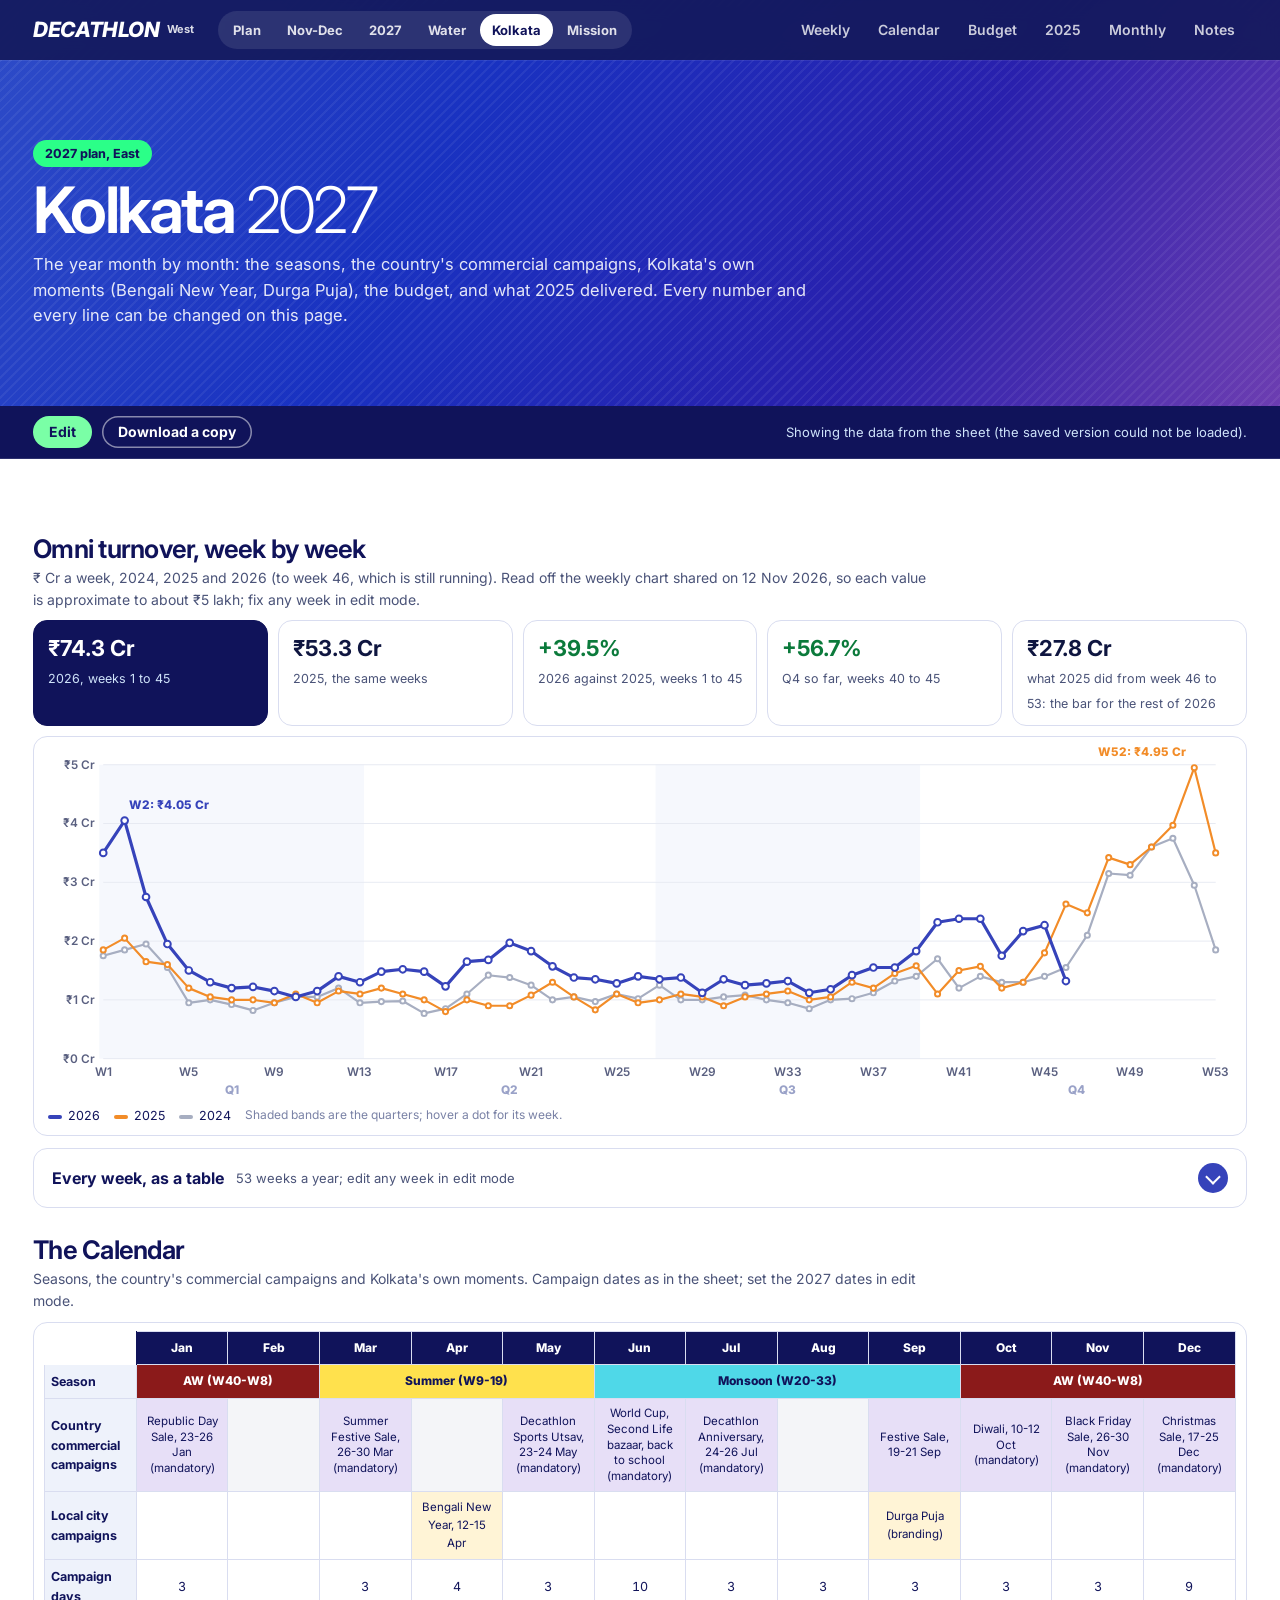
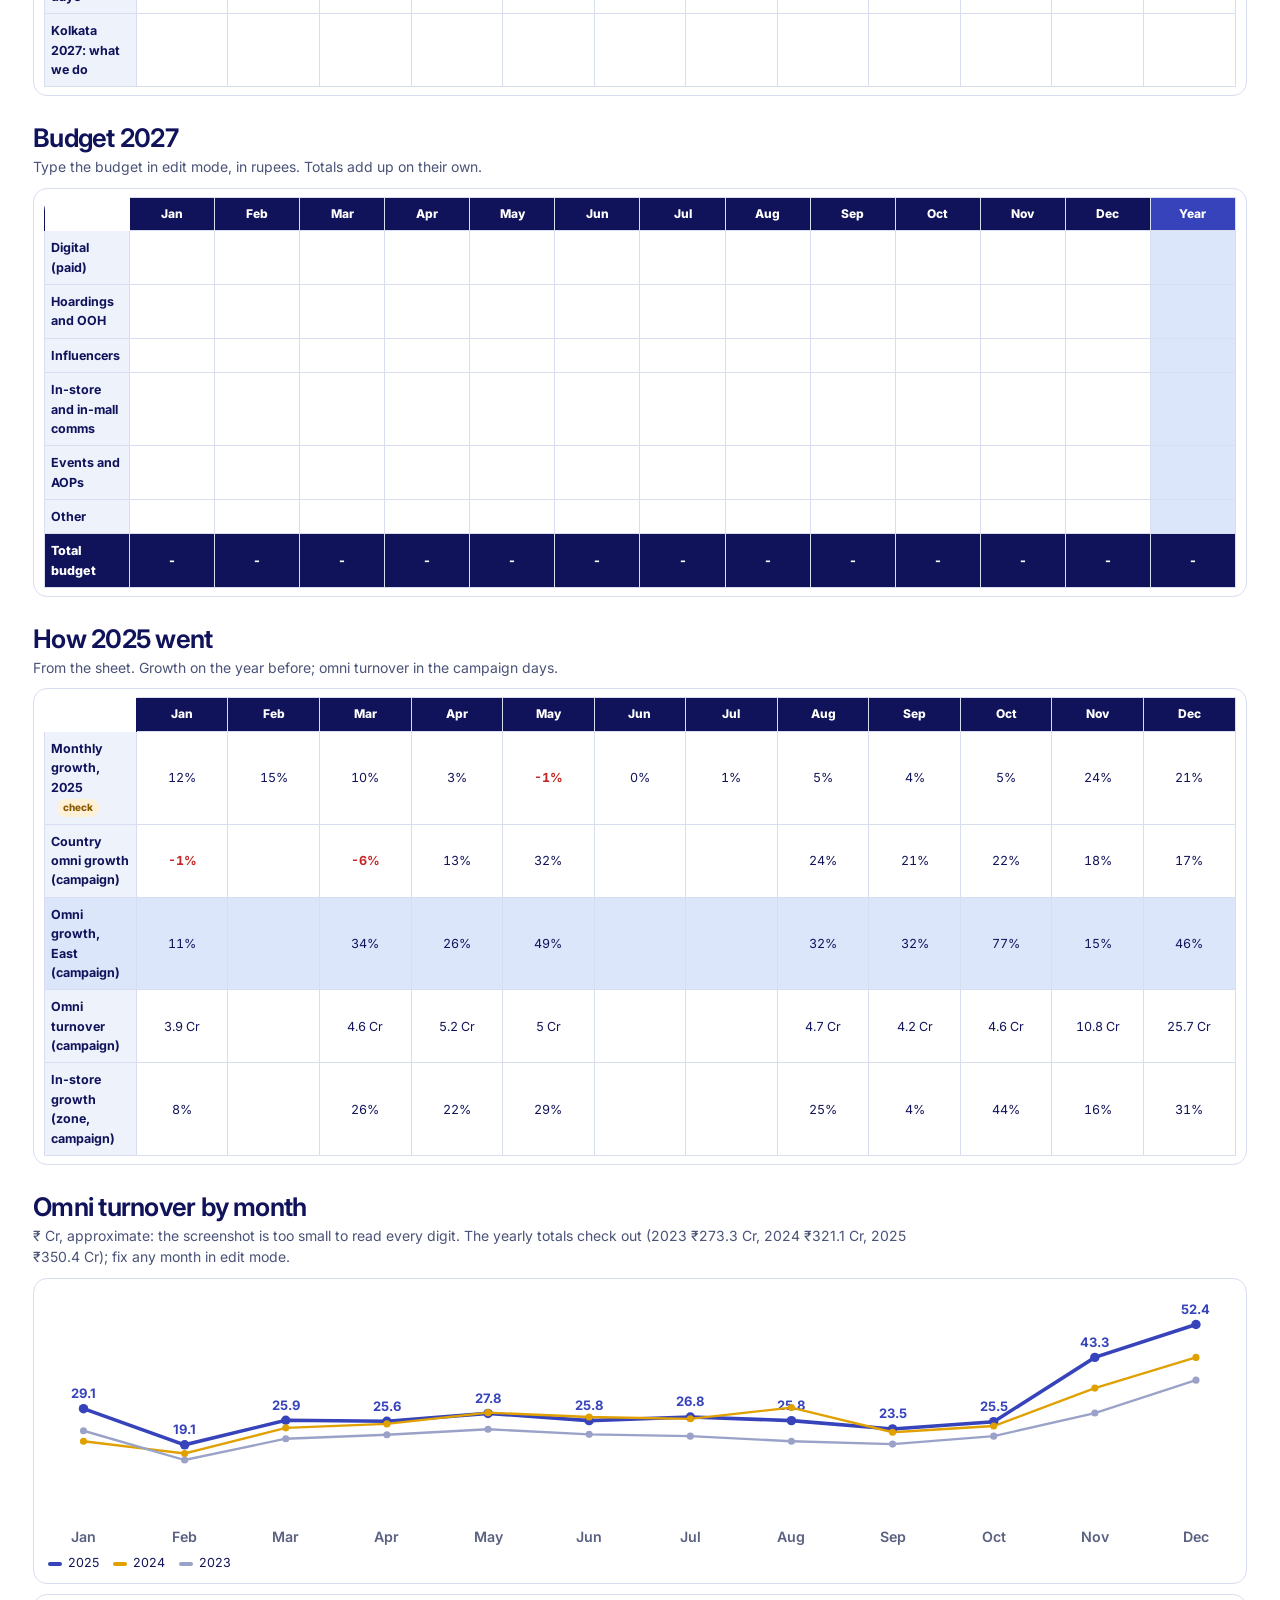
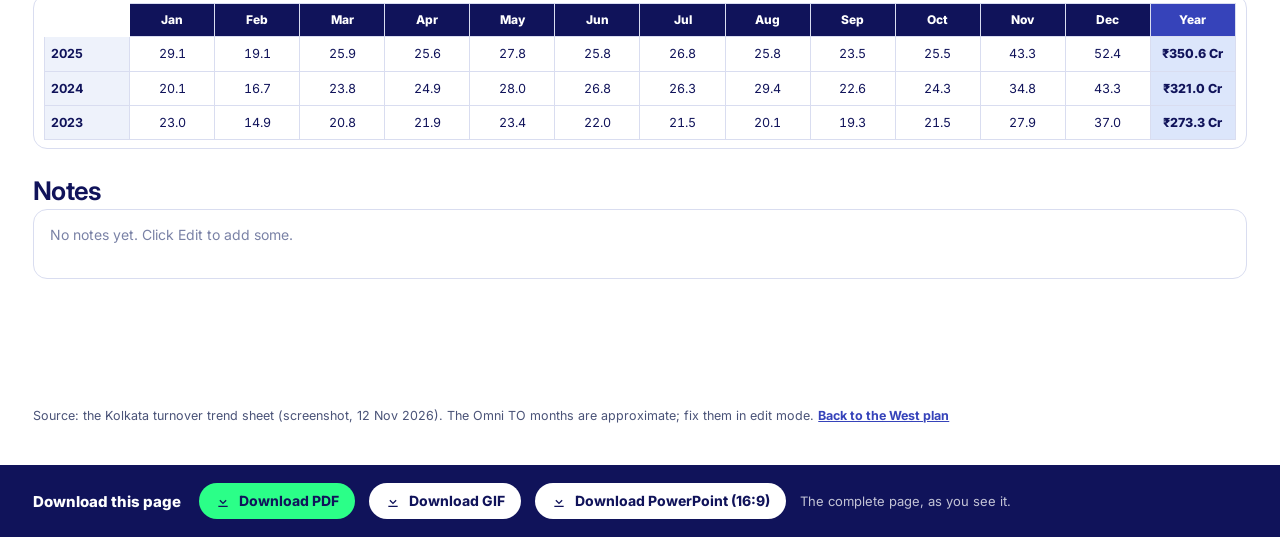
<file: kolkata2027.html>
<!doctype html>
<html lang="en">
<head>
<meta charset="utf-8">
<meta name="viewport" content="width=device-width, initial-scale=1">
<title>Kolkata 2027 · West Plan</title>
<meta name="description" content="Decathlon Kolkata (East), the 2027 marketing calendar: seasons, the country and city campaigns, the 2027 budget, how 2025 went and omni turnover by month. Editable.">
<link rel="icon" href="data:image/svg+xml,%3Csvg xmlns='http://www.w3.org/2000/svg' viewBox='0 0 32 32'%3E%3Crect width='32' height='32' rx='7' fill='%233643BA'/%3E%3Cpath d='M9 24 15 8h8l-6 16z' fill='%23fff'/%3E%3C/svg%3E">
<link rel="preconnect" href="https://fonts.googleapis.com">
<link rel="preconnect" href="https://fonts.gstatic.com" crossorigin>
<link href="https://fonts.googleapis.com/css2?family=Inter:ital,opsz,wght@0,14..32,300..900;1,14..32,300..900&display=swap" rel="stylesheet">
<link rel="stylesheet" href="assets/css/site.css?v=20261122o">
</head>
<body class="nov-page y27-page kol-page">

<header class="topbar solid" id="topbar">
  <a class="wordmark" href="index.html" aria-label="Back to the West plan">DECATHLON <span>West</span></a>
  <nav class="pg-tabs" aria-label="Pages">
    <a href="index.html"><span class="l">West plan</span><span class="s">Plan</span></a>
    <a href="november.html"><span class="l">Nov &amp; Dec 2026</span><span class="s">Nov-Dec</span></a>
    <a href="plan2027.html"><span class="l">2027 plan</span><span class="s">2027</span></a>
    <a href="water2027.html"><span class="l">Water 2027</span><span class="s">Water</span></a>
    <a href="kolkata2027.html" aria-current="page"><span class="l">Kolkata 2027</span><span class="s">Kolkata</span></a>
    <a href="mission2027.html"><span class="l">Mission 2027</span><span class="s">Mission</span></a>
  </nav>
  <nav class="nav" aria-label="Kolkata 2027 sections">
    <a href="#k-weeks">Weekly</a>
    <a href="#k-cal">Calendar</a>
    <a href="#k-budget">Budget</a>
    <a href="#k-kpi">2025</a>
    <a href="#k-to">Monthly</a>
    <a href="#k-notes">Notes</a>
  </nav>
</header>

<section class="sec sec-blue nov-hero y27-hero kol-hero" id="top">
  <div class="wrap">
    <span class="oct-when nov-when">2027 plan, East</span>
    <h1 class="display">Kolkata<span class="lt"> 2027</span></h1>
    <p class="sec-lede">The year month by month: the seasons, the country's commercial campaigns, Kolkata's own moments (Bengali New Year, Durga Puja), the budget, and what 2025 delivered. Every number and every line can be changed on this page.</p>
  </div>
</section>

<div class="kol-bar" id="kolBar">
  <div class="wrap kol-bar-in">
    <button type="button" id="kolEdit" class="kol-btn">Edit</button>
    <label id="kolPinWrap" class="kol-pin" hidden>Edit PIN <input type="password" id="kolPin" autocomplete="off" inputmode="text" size="10"></label>
    <button type="button" id="kolSave" class="kol-btn go" hidden>Save for everyone</button>
    <button type="button" id="kolCancel" class="kol-btn ghost" hidden>Cancel</button>
    <button type="button" id="kolBackup" class="kol-btn ghost">Download a copy</button>
    <span class="kol-status" id="kolStatus" role="status" aria-live="polite">Loading...</span>
  </div>
</div>

<main class="sec sec-paper">
  <div class="wrap" id="kolBody"></div>
</main>

<footer class="nov-foot"><div class="wrap">Source: the Kolkata turnover trend sheet (screenshot, 12 Nov 2026). The Omni TO months are approximate; fix them in edit mode. <a href="index.html">Back to the West plan</a></div></footer>

<div class="exp-bar" id="expBar" data-html2canvas-ignore>
  <div class="exp-in"><span class="exp-t">Download this page</span>
    <button type="button" id="expPdf"><svg viewBox="0 0 24 24" width="16" height="16" aria-hidden="true"><path fill="currentColor" d="M12 3v11.2l4-4 1.4 1.4L12 17l-5.4-5.4L8 10.2l4 4V3h0zM5 19h14v2H5z"/></svg>Download PDF</button>
    <button type="button" id="expGif"><svg viewBox="0 0 24 24" width="16" height="16" aria-hidden="true"><path fill="currentColor" d="M12 3v11.2l4-4 1.4 1.4L12 17l-5.4-5.4L8 10.2l4 4V3h0zM5 19h14v2H5z"/></svg>Download GIF</button>
    <button type="button" id="expPpt"><svg viewBox="0 0 24 24" width="16" height="16" aria-hidden="true"><path fill="currentColor" d="M12 3v11.2l4-4 1.4 1.4L12 17l-5.4-5.4L8 10.2l4 4V3h0zM5 19h14v2H5z"/></svg>Download PowerPoint (16:9)</button>
    <span class="exp-s" id="expStatus" role="status" aria-live="polite">The complete page, as you see it.</span></div>
</div>

<script src="assets/js/kolkata27.js?v=20261112f"></script>
<script src="assets/js/export.js?v=20261112a"></script>
</body>
</html>
</file>
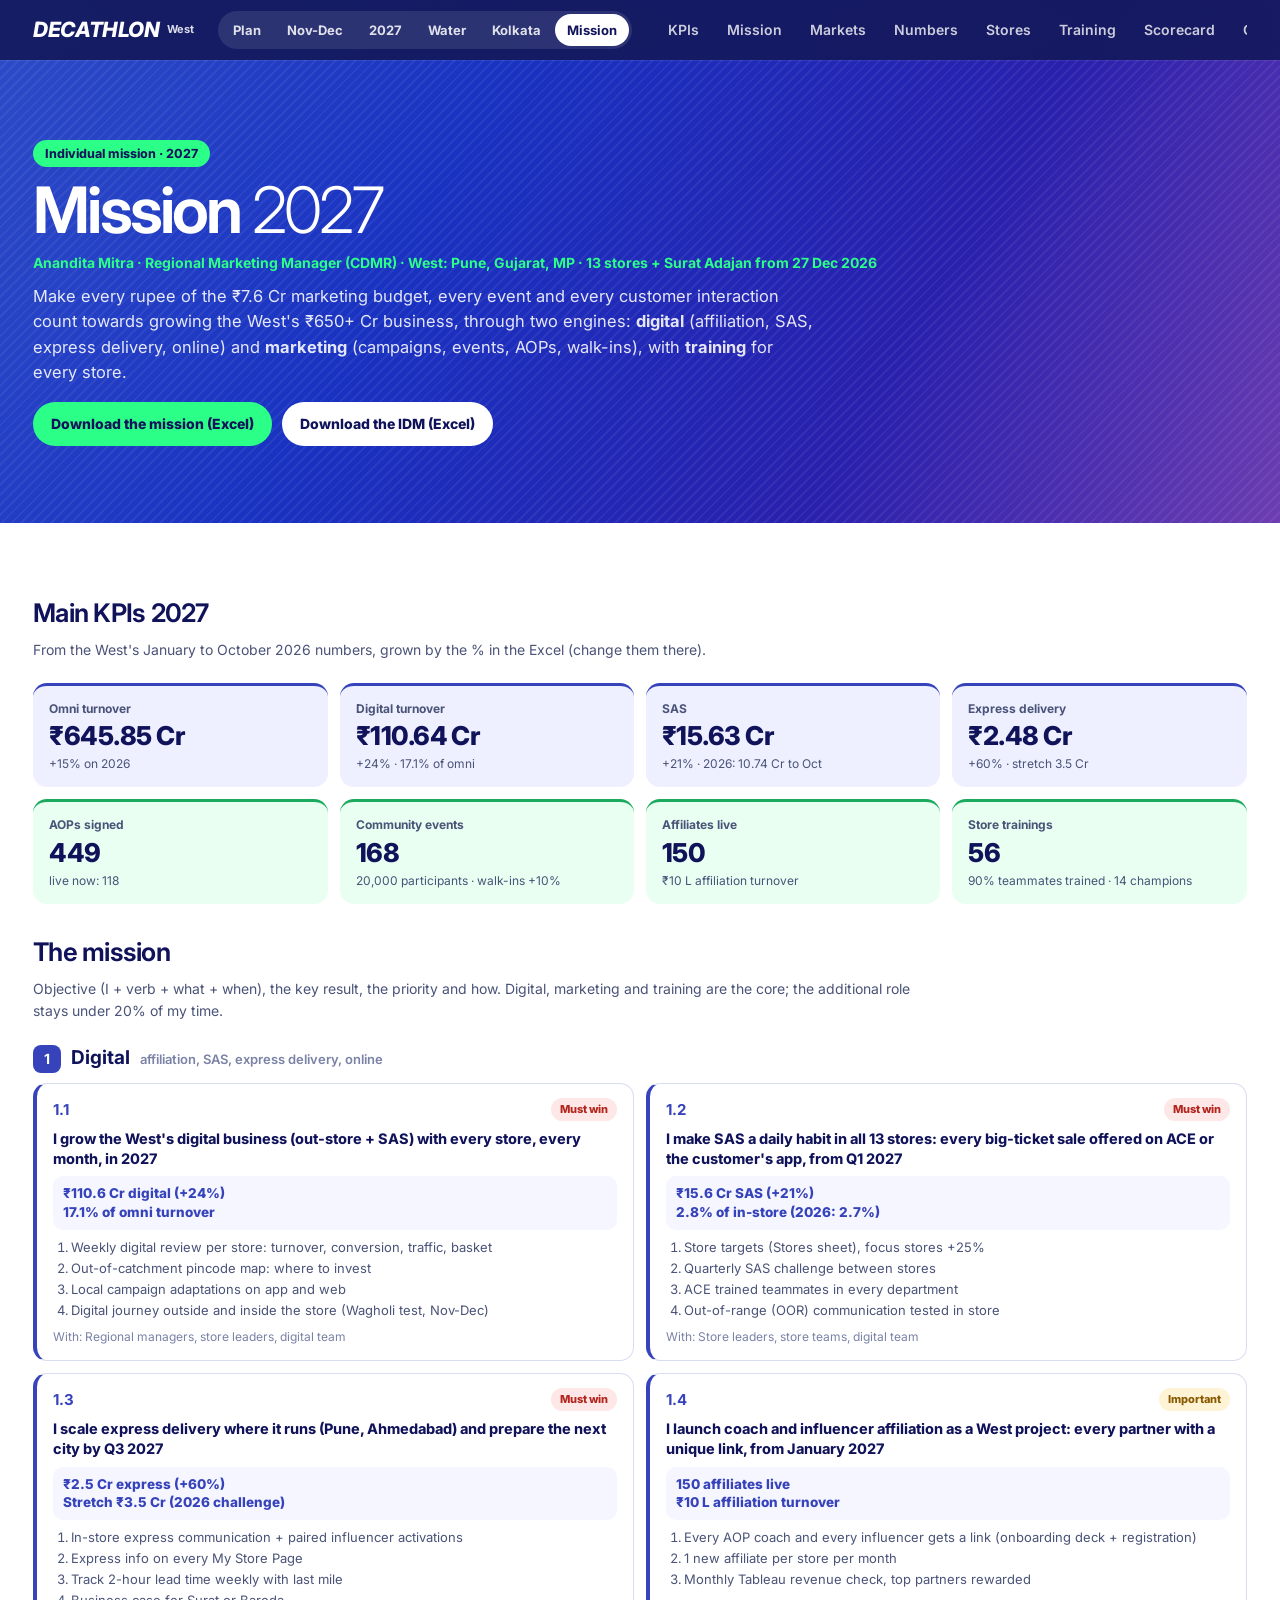
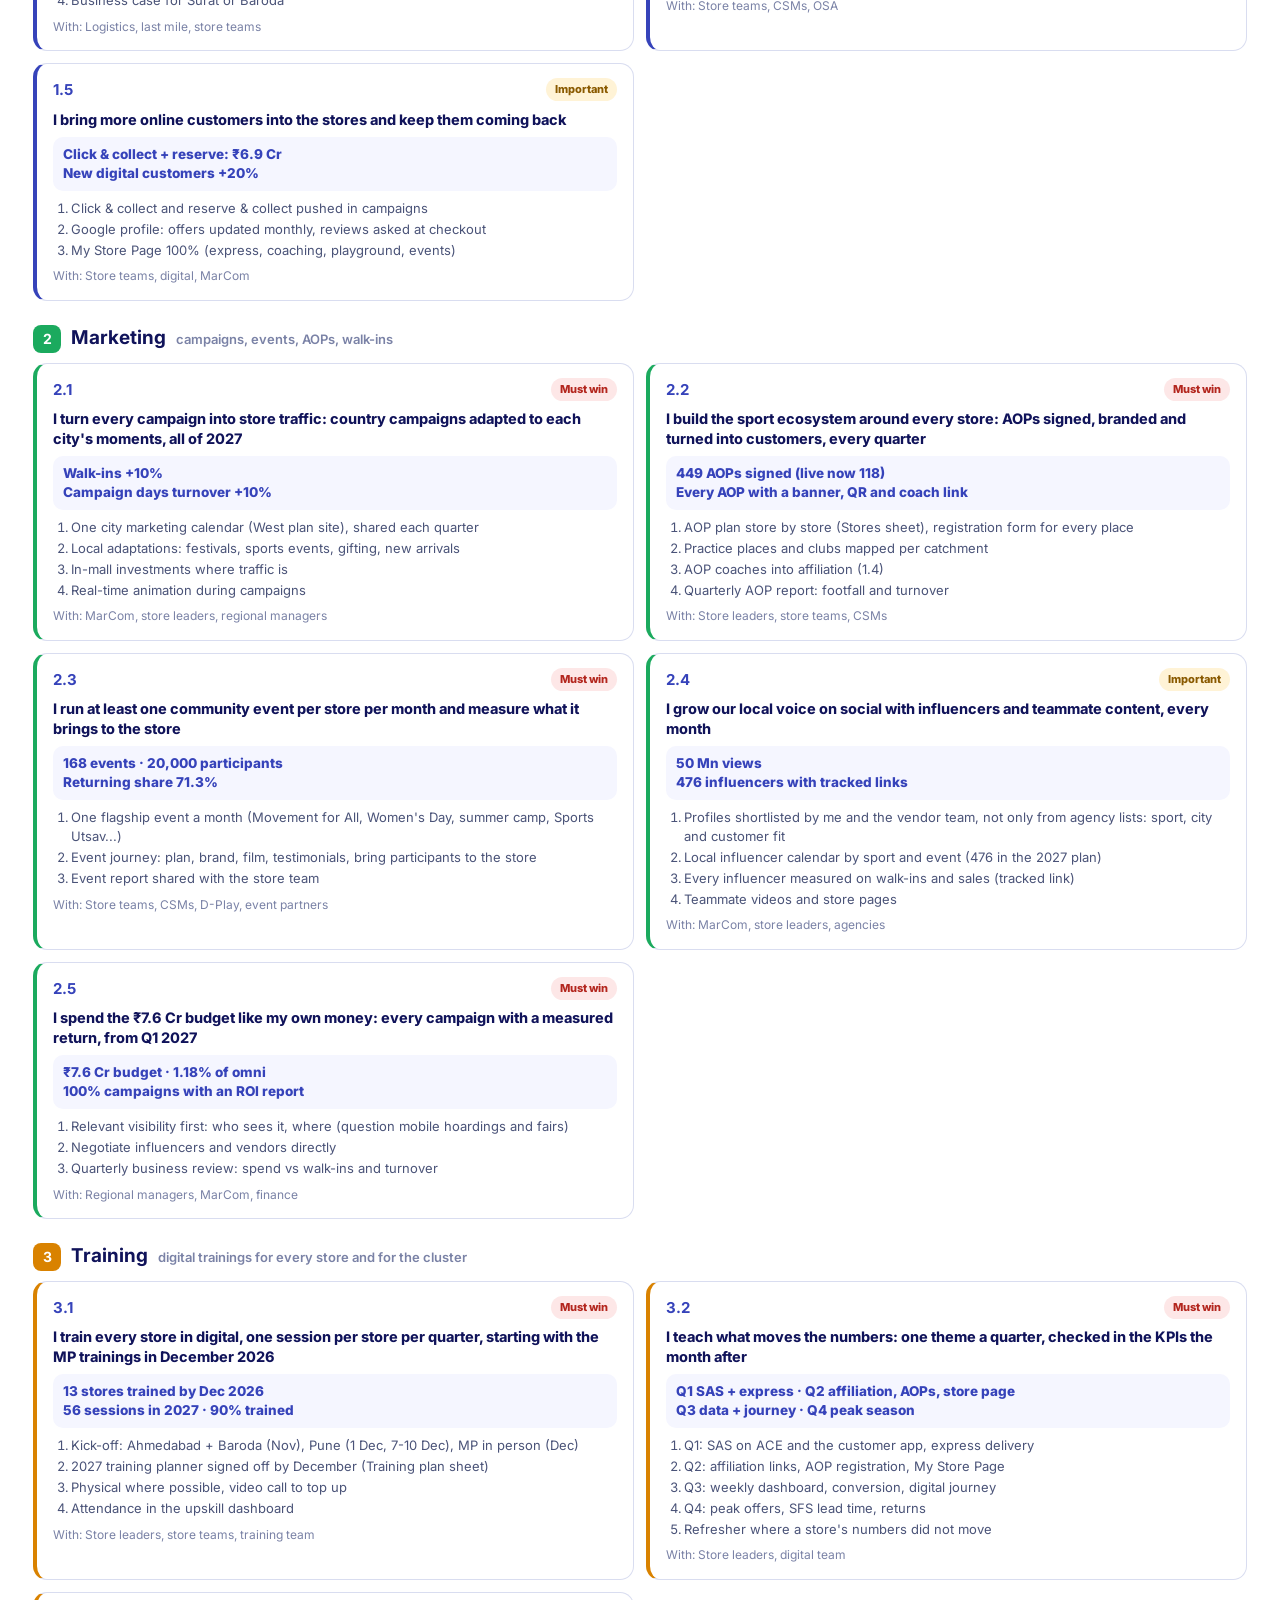
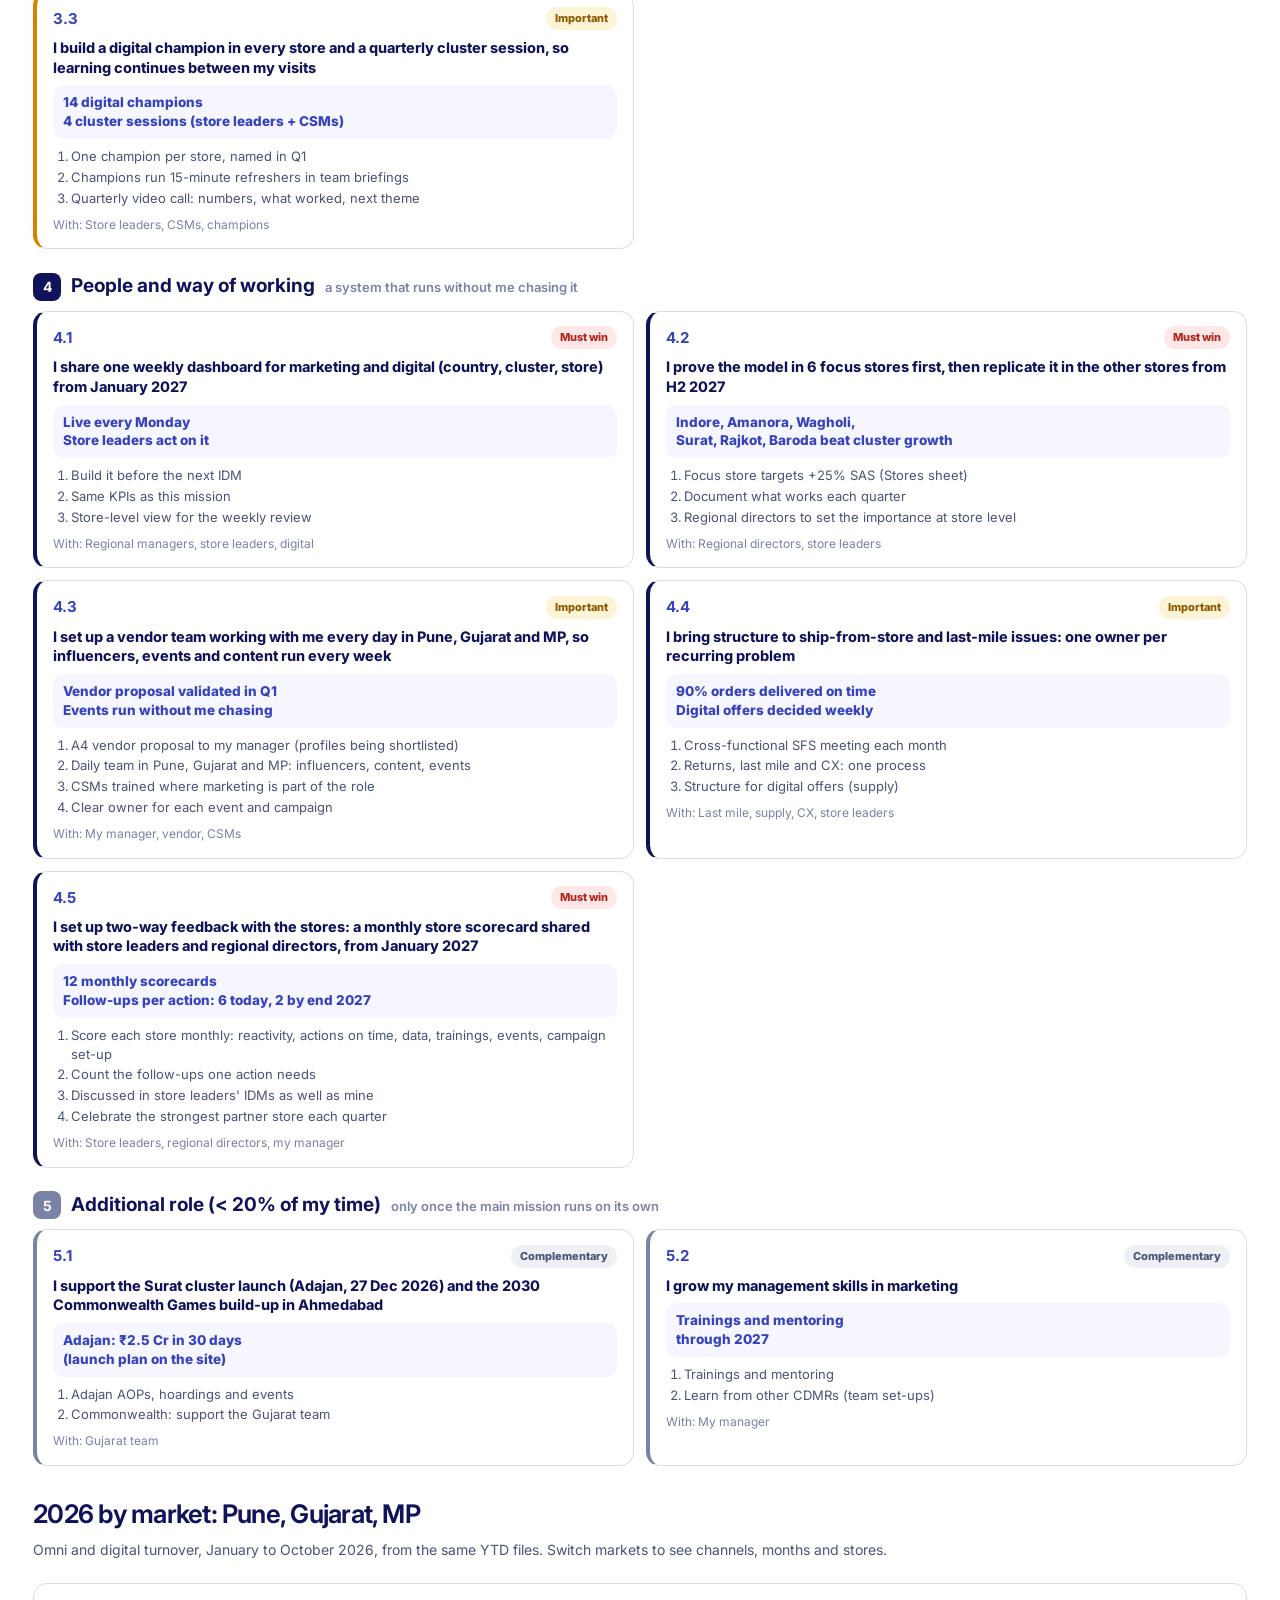
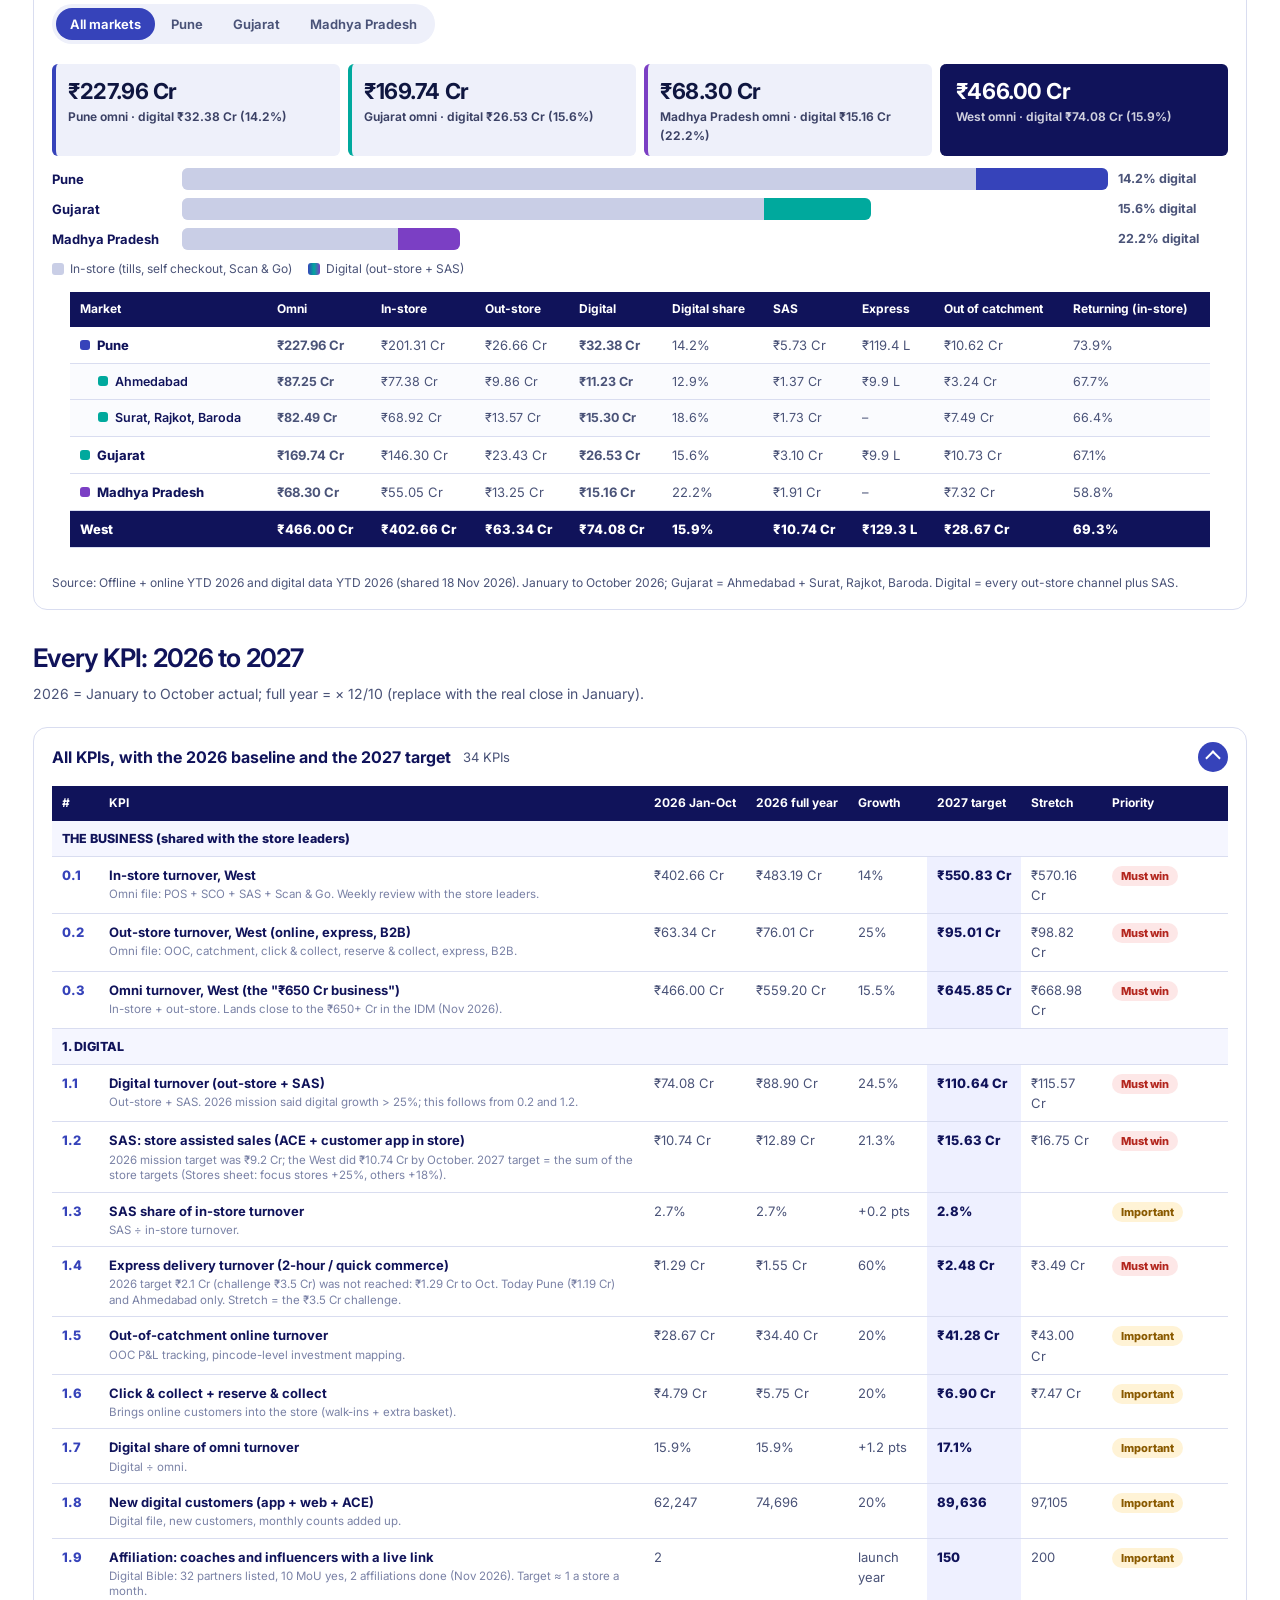
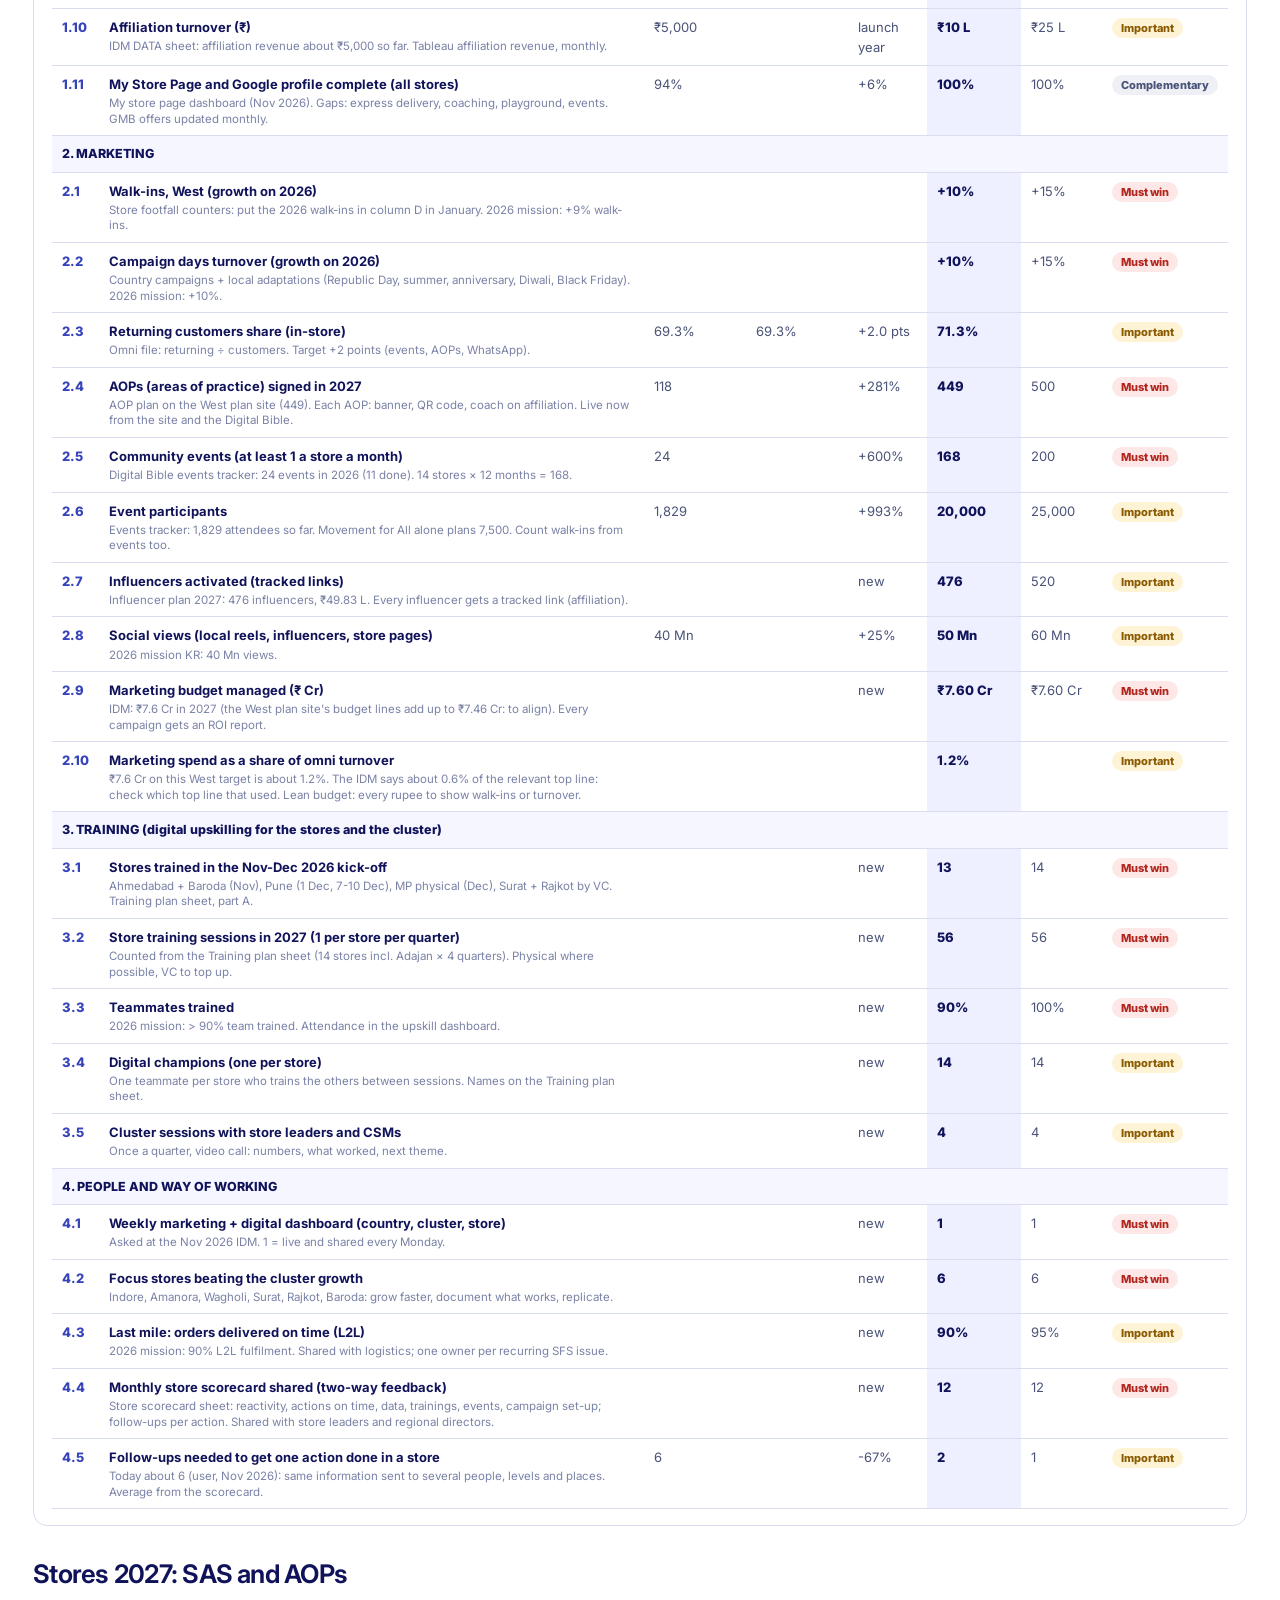
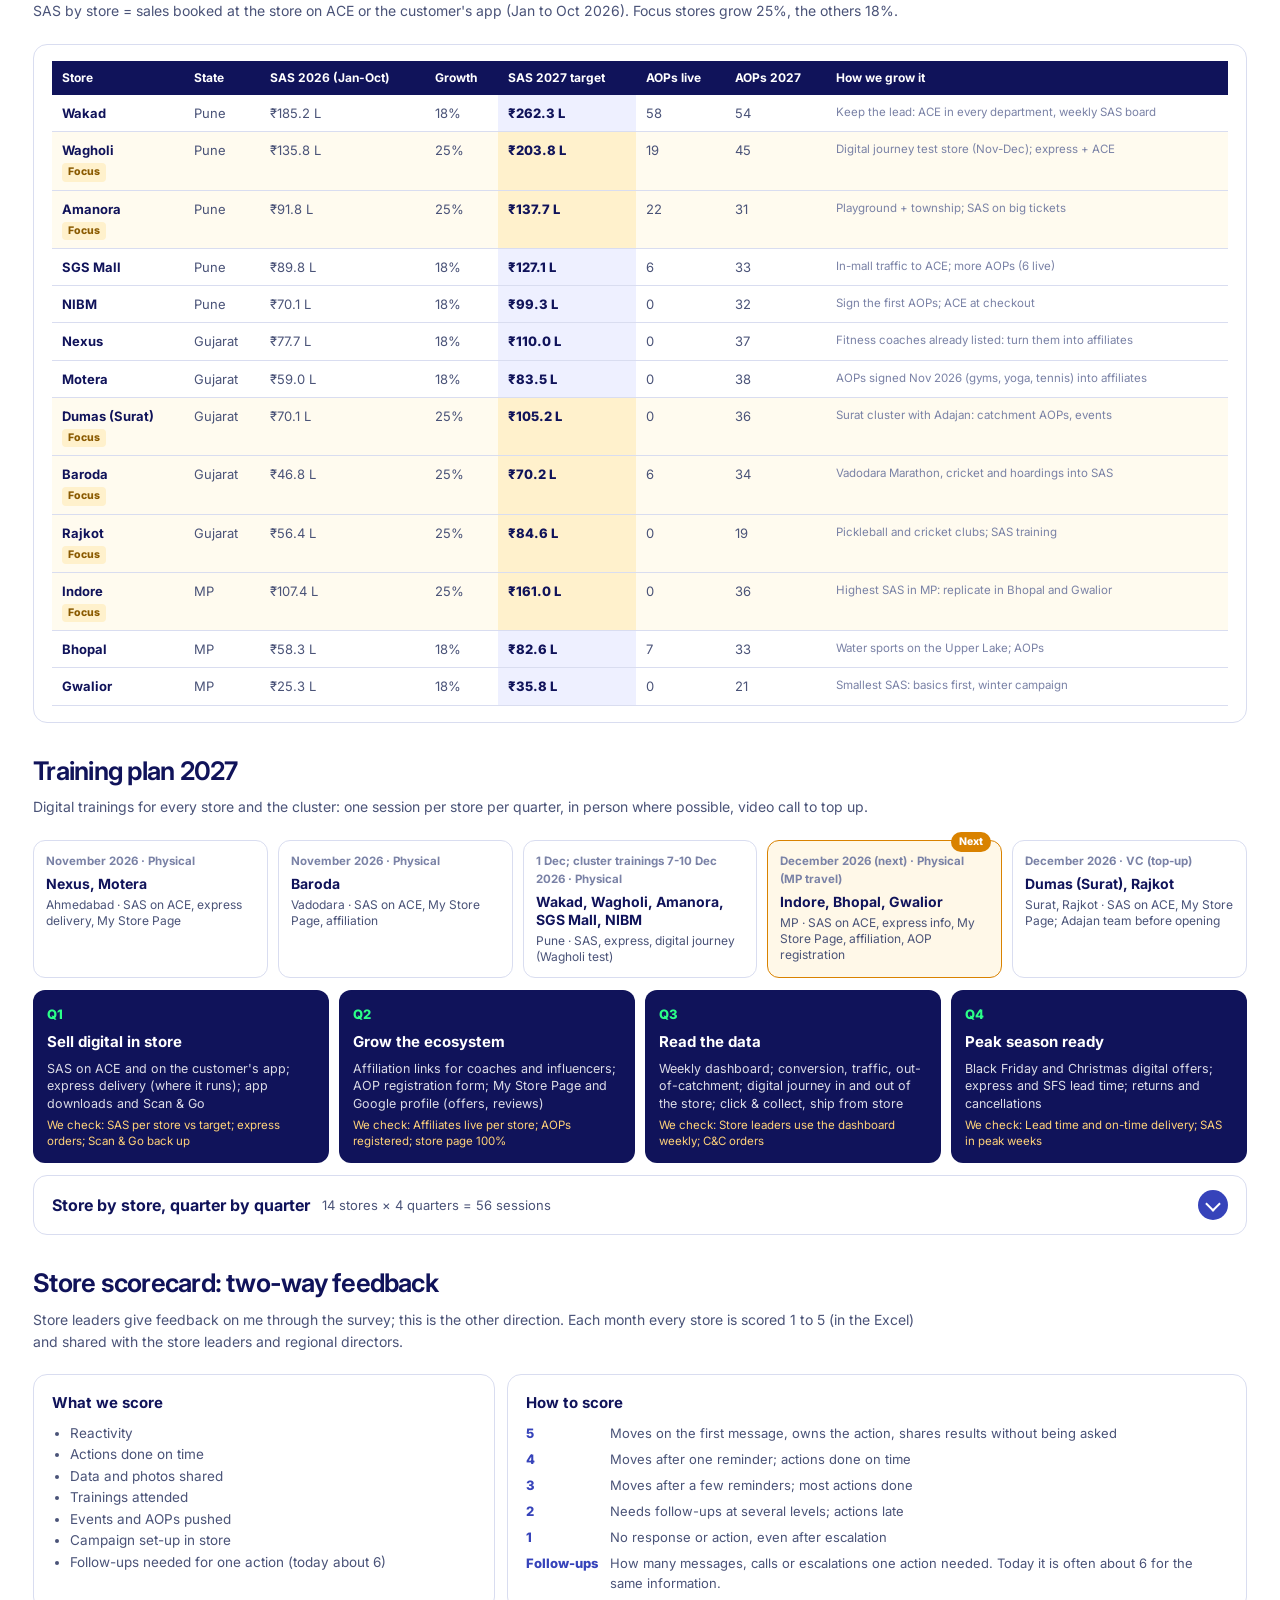
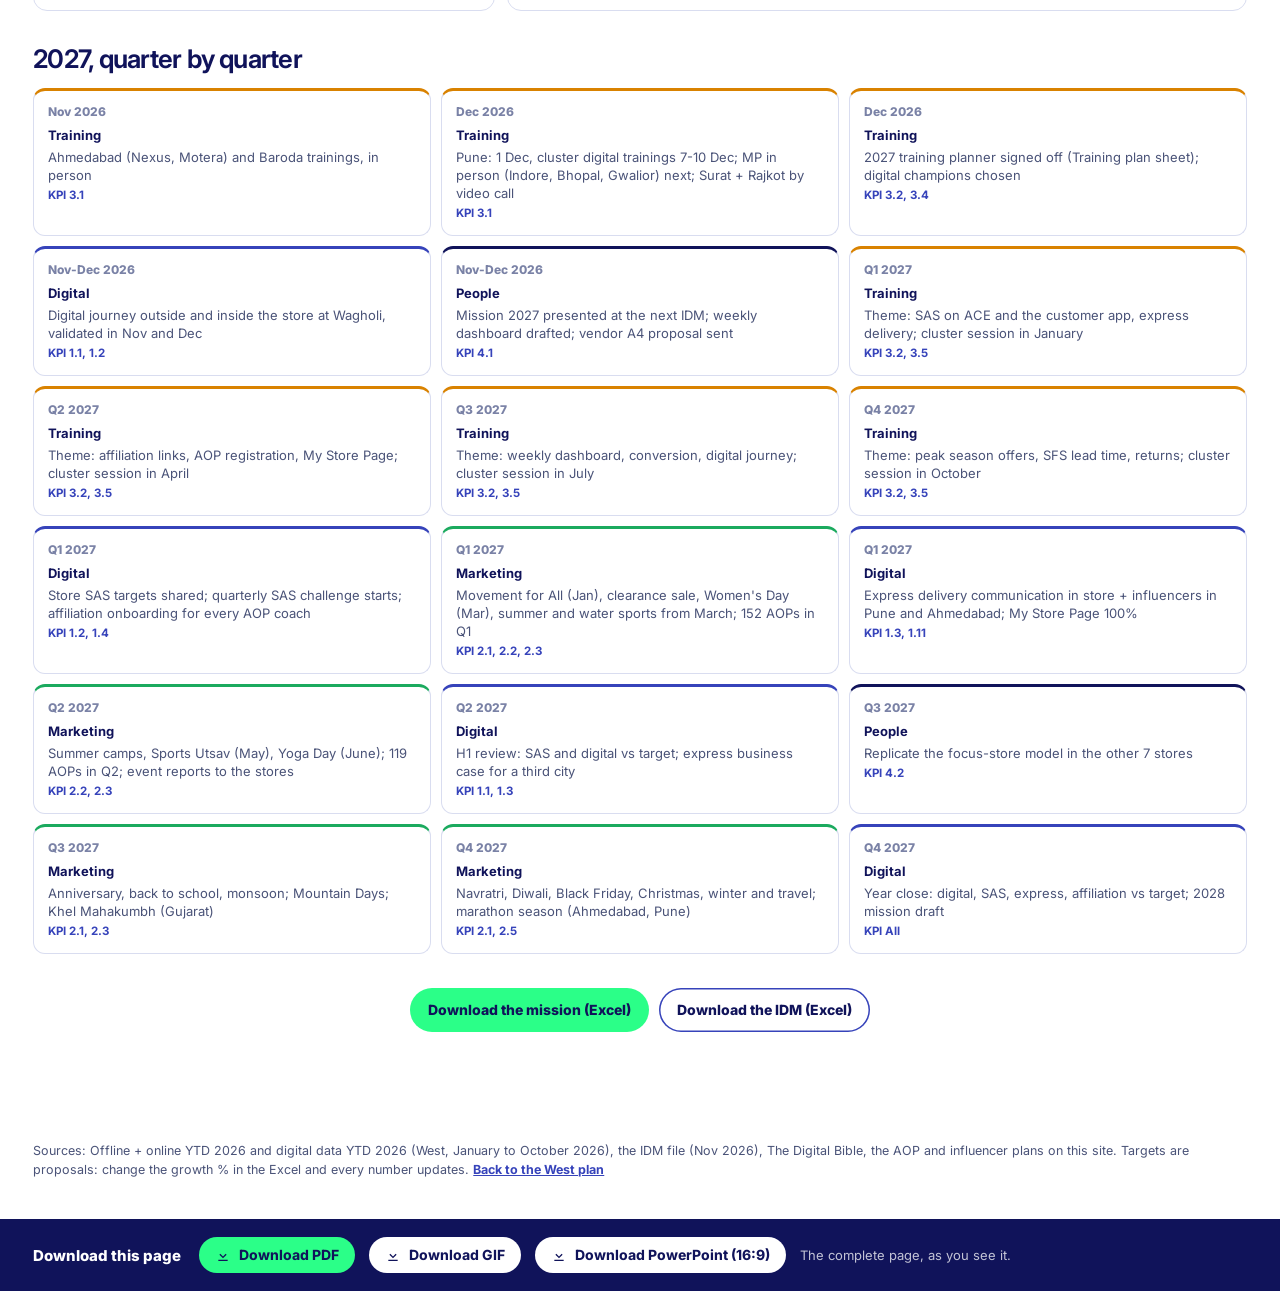
<file: mission2027.html>
<!doctype html>
<html lang="en">
<head>
<meta charset="utf-8">
<meta name="viewport" content="width=device-width, initial-scale=1">
<title>Mission 2027 · West Plan</title>
<meta name="description" content="Anandita Mitra, CDMR West (Pune, Gujarat, MP): the 2027 individual mission. Digital, marketing, training and ways of working, with KPIs from the 2026 baseline, store targets, the training plan and the store scorecard. Excel downloads.">
<link rel="icon" href="data:image/svg+xml,%3Csvg xmlns='http://www.w3.org/2000/svg' viewBox='0 0 32 32'%3E%3Crect width='32' height='32' rx='7' fill='%233643BA'/%3E%3Cpath d='M9 24 15 8h8l-6 16z' fill='%23fff'/%3E%3C/svg%3E">
<link rel="preconnect" href="https://fonts.googleapis.com">
<link rel="preconnect" href="https://fonts.gstatic.com" crossorigin>
<link href="https://fonts.googleapis.com/css2?family=Inter:ital,opsz,wght@0,14..32,300..900;1,14..32,300..900&display=swap" rel="stylesheet">
<link rel="stylesheet" href="assets/css/site.css?v=20261122o">
</head>
<body class="nov-page y27-page mx-page">

<header class="topbar solid" id="topbar">
  <a class="wordmark" href="index.html" aria-label="Back to the West plan">DECATHLON <span>West</span></a>
  <nav class="pg-tabs" aria-label="Pages">
    <a href="index.html"><span class="l">West plan</span><span class="s">Plan</span></a>
    <a href="november.html"><span class="l">Nov &amp; Dec 2026</span><span class="s">Nov-Dec</span></a>
    <a href="plan2027.html"><span class="l">2027 plan</span><span class="s">2027</span></a>
    <a href="water2027.html"><span class="l">Water 2027</span><span class="s">Water</span></a>
    <a href="kolkata2027.html"><span class="l">Kolkata 2027</span><span class="s">Kolkata</span></a>
    <a href="mission2027.html" aria-current="page"><span class="l">Mission 2027</span><span class="s">Mission</span></a>
  </nav>
  <nav class="nav" aria-label="Mission 2027 sections">
    <a href="#m-kpis">KPIs</a>
    <a href="#m-mission">Mission</a>
    <a href="#m-markets">Markets</a>
    <a href="#m-numbers">Numbers</a>
    <a href="#m-stores">Stores</a>
    <a href="#m-training">Training</a>
    <a href="#m-score">Scorecard</a>
    <a href="#m-quarters">Quarters</a>
  </nav>
</header>

<section class="sec sec-blue nov-hero y27-hero mx-hero" id="top">
  <div class="wrap">
    <span class="oct-when nov-when">Individual mission · 2027</span>
    <h1 class="display">Mission<span class="lt"> 2027</span></h1>
    <p class="mx-who">Anandita Mitra · Regional Marketing Manager (CDMR) · West: Pune, Gujarat, MP · 13 stores + Surat Adajan from 27 Dec 2026</p>
    <p class="sec-lede">Make every rupee of the ₹7.6 Cr marketing budget, every event and every customer interaction count towards growing the West's ₹650+ Cr business, through two engines: <b>digital</b> (affiliation, SAS, express delivery, online) and <b>marketing</b> (campaigns, events, AOPs, walk-ins), with <b>training</b> for every store.</p>
    <div class="mx-dl">
      <a class="mx-btn" href="exports/Mission-2027-Anandita-Mitra.xlsx" download>Download the mission (Excel)</a>
      <a class="mx-btn ghost" href="exports/IDM-Anandita-Mitra-Nov-2026.xlsx" download>Download the IDM (Excel)</a>
    </div>
  </div>
</section>

<main class="sec sec-paper">
  <div class="wrap" id="msBody"></div>
</main>

<footer class="nov-foot"><div class="wrap">Sources: Offline + online YTD 2026 and digital data YTD 2026 (West, January to October 2026), the IDM file (Nov 2026), The Digital Bible, the AOP and influencer plans on this site. Targets are proposals: change the growth % in the Excel and every number updates. <a href="index.html">Back to the West plan</a></div></footer>

<div class="exp-bar" id="expBar" data-html2canvas-ignore>
  <div class="exp-in"><span class="exp-t">Download this page</span>
    <button type="button" id="expPdf"><svg viewBox="0 0 24 24" width="16" height="16" aria-hidden="true"><path fill="currentColor" d="M12 3v11.2l4-4 1.4 1.4L12 17l-5.4-5.4L8 10.2l4 4V3h0zM5 19h14v2H5z"/></svg>Download PDF</button>
    <button type="button" id="expGif"><svg viewBox="0 0 24 24" width="16" height="16" aria-hidden="true"><path fill="currentColor" d="M12 3v11.2l4-4 1.4 1.4L12 17l-5.4-5.4L8 10.2l4 4V3h0zM5 19h14v2H5z"/></svg>Download GIF</button>
    <button type="button" id="expPpt"><svg viewBox="0 0 24 24" width="16" height="16" aria-hidden="true"><path fill="currentColor" d="M12 3v11.2l4-4 1.4 1.4L12 17l-5.4-5.4L8 10.2l4 4V3h0zM5 19h14v2H5z"/></svg>Download PowerPoint (16:9)</button>
    <span class="exp-s" id="expStatus" role="status" aria-live="polite">The complete page, as you see it.</span></div>
</div>

<script src="assets/js/mission27.js?v=20261118a"></script>
<script src="assets/js/missionpage.js?v=20261120a"></script>
<script src="assets/js/omni26.js?v=20261120a"></script>
<script src="assets/js/omni26view.js?v=20261120b"></script>
<script src="assets/js/export.js?v=20261112a"></script>
</body>
</html>
</file>
<file: assets/css/site.css>
/* Decathlon West: Q4 2026 + Q1 2027 plan
   Palette and type follow the plan deck: Decathlon Blue #3643BA, mint #2BFF88, Inter. */

:root {
  --blue: #3643BA;
  --blue-hero: #2944BB;      /* matches the skyline illustration */
  --blue-deep: #222C8F;
  --ink: #10135A;
  --ink-2: #1A1F78;
  --mint: #2BFF88;
  --mint-ink: #0B7A43;       /* mint for text on white */
  --red: #C03F9C;
  --sun: #00C4E1;
  --green: #2BFF88;
  --teal: #01EDC9;
  --cyan: #00C4E1;
  --cobalt: #1932C1;
  --indigo: #2920AD;
  --purple: #6C3DB1;
  --magenta: #C03F9C;
  --bv: linear-gradient(100deg, #2BFF88 0%, #01EDC9 14%, #00C4E1 24%, #2D97E1 34%, #2E4CC8 50%, #1932C1 62%, #2920AD 78%, #6C3DB1 90%, #C03F9C 100%);
  --hatch: repeating-linear-gradient(-45deg, rgba(255,255,255,.06) 0 2px, transparent 2px 7px);
  --paper: #FFFFFF;
  --mist: #EEF0FA;
  --line: #D9DDF0;
  --text: #0F1640;
  --text-2: #4A5378;
  --text-3: #7A82A6;

  --pune: #3643BA;
  --guj: #00A99D;
  --mp: #7B3FC4;

  --display: "Inter", system-ui, sans-serif;
  --body: "Inter", system-ui, sans-serif;

  --wrap: 1440px;
  --gutter: clamp(16px, 2.6vw, 36px);
  --r-sm: 6px;
  --r-md: 14px;
  --r-pill: 999px;
}

* { box-sizing: border-box; }
html { scroll-behavior: smooth; scroll-padding-top: 72px; }
body {
  margin: 0;
  font-family: var(--body);
  font-size: 16px;
  line-height: 1.55;
  color: var(--text);
  background: var(--paper);
  -webkit-font-smoothing: antialiased;
  overflow-x: hidden;
}
img, video { display: block; max-width: 100%; }
button { font: inherit; color: inherit; }
h1, h2, h3, h4, p, ul, ol, dl, dd { margin: 0; }
ul, ol { padding: 0; }
:focus-visible { outline: 3px solid var(--mint); outline-offset: 3px; border-radius: 4px; }
.sec-paper :focus-visible, .sec-mist :focus-visible { outline-color: var(--blue); }

.skip { position: absolute; left: -999px; top: 8px; background: var(--mint); color: var(--ink); padding: 8px 14px; border-radius: var(--r-pill); z-index: 100; font-weight: 700; }
.skip:focus { left: 16px; }

.wrap { max-width: var(--wrap); margin: 0 auto; padding: 0 var(--gutter); }

/* ---------- type: Inter, set the way The Blue Voice sets it ----------
   Semibold headlines with tight tracking, light lead-in words (.lt), and an
   italic letter as the one motion accent (.mo). */
.display, .display-s, .hero-title, .horizon-title {
  font-family: var(--display);
  font-weight: 650;
  letter-spacing: -0.045em;
  line-height: 0.98;
}
.display { font-size: clamp(38px, 5vw, 74px); }
.display-s { font-size: clamp(24px, 2.6vw, 34px); line-height: 1.08; letter-spacing: -0.03em; }
.lt { font-weight: 300; }
.mo { font-style: italic; font-weight: 700; padding-right: .04em; }
.sec-paper .display .lt, .sec-mist .display .lt { color: var(--text-2); }

/* ---------- top bar ---------- */
.topbar {
  position: fixed; inset: 0 0 auto 0; z-index: 50;
  display: flex; align-items: center; gap: 24px;
  height: 60px; padding: 0 var(--gutter);
  color: #fff;
  transition: background .25s, box-shadow .25s;
}
.topbar.solid { background: rgba(20, 26, 92, .92); backdrop-filter: blur(10px); box-shadow: 0 1px 0 rgba(255,255,255,.08); }
.wordmark { font-family: var(--display); font-weight: 800; font-style: italic; font-size: 21px; color: #fff; text-decoration: none; letter-spacing: -0.02em; white-space: nowrap; }
.wordmark span { color: #fff; opacity: .85; font-style: normal; font-weight: 700; font-family: var(--body); font-size: 11px; letter-spacing: 0; vertical-align: 4px; margin-left: 4px; }
.nav { display: flex; gap: 4px; margin-left: auto; overflow-x: auto; scrollbar-width: none; }
.nav::-webkit-scrollbar { display: none; }
.nav a { color: rgba(255,255,255,.78); text-decoration: none; font-size: 14px; font-weight: 600; padding: 7px 12px; border-radius: var(--r-pill); white-space: nowrap; }
.nav a:hover { color: #fff; background: rgba(255,255,255,.1); }
.nav a.on { color: var(--ink); background: var(--mint); }
.present-btn { border: 1.5px solid rgba(255,255,255,.5); background: transparent; color: #fff; font-weight: 700; font-size: 13px; padding: 6px 14px; border-radius: var(--r-pill); cursor: pointer; }
.present-btn[aria-pressed="true"] { background: var(--mint); border-color: var(--mint); color: var(--ink); }
.progress { position: absolute; left: 0; bottom: 0; height: 3px; width: 0; background: var(--mint); }

/* ---------- hero ---------- */
/* Blue Voice gradient with its fine diagonal hatch; the bottom settles into the skyline's blue */
.hero { position: relative; background: var(--hatch), var(--bv); color: #fff; padding-top: 60px; overflow: hidden; }
.hero::before {
  content: ""; position: absolute; inset: 0; pointer-events: none;
  background: linear-gradient(180deg, rgba(41,68,187,0) 55%, var(--blue-hero) 97%);
}
.hero-inner { position: relative; max-width: 1400px; margin: 0 auto; padding: clamp(24px, 4vw, 52px) var(--gutter) 64px; display: grid; grid-template-columns: minmax(0, 1.05fr) minmax(0, 1fr); gap: 32px; align-items: center; min-height: min(78vh, 760px); }
.hero-kicker { font-weight: 600; font-size: 15px; color: #fff; margin-bottom: 18px; display: inline-block; background: rgba(16,19,90,.35); padding: 6px 14px; border-radius: var(--r-pill); }
.hero-title { font-size: clamp(76px, 10.5vw, 168px); line-height: .9; margin-left: -.05em; text-shadow: 0 2px 30px rgba(16,19,90,.18); }
.ht-line { display: block; white-space: nowrap; }
.ht-line + .ht-line { padding-left: .5em; }
.hero-lede { max-width: 36ch; font-size: clamp(17px, 1.5vw, 20px); margin-top: 26px; color: rgba(255,255,255,.9); }
.hero-stats { display: grid; grid-template-columns: repeat(3, auto); gap: 14px 36px; margin-top: 30px; justify-content: start; }
.hero-stats dt { font-size: 13px; color: rgba(255,255,255,.7); font-weight: 500; }
.hero-stats dd { font-family: var(--display); font-weight: 650; font-size: clamp(26px, 2.8vw, 38px); line-height: 1; letter-spacing: -0.025em; }
.hero-stats dd b { font-weight: 700; }

.hero-phones { position: relative; height: clamp(420px, 56vw, 640px); }
.phone {
  position: absolute; top: 50%; left: 50%;
  width: clamp(150px, 15vw, 220px); aspect-ratio: 9 / 16;
  border-radius: 22px; overflow: hidden; background: var(--ink);
  border: 5px solid #0d1250;
  box-shadow: 0 30px 60px -20px rgba(6, 10, 50, .65);
  transform: translate(-50%, -50%) translate(var(--x), var(--y)) rotate(var(--rot));
  transition: transform .5s cubic-bezier(.2,.8,.2,1);
}
.phone video, .phone img { width: 100%; height: 100%; object-fit: cover; }
.phone figcaption { position: absolute; left: 8px; right: 8px; bottom: 8px; font-size: 11px; font-weight: 700; background: rgba(20,26,92,.78); padding: 4px 8px; border-radius: var(--r-pill); width: max-content; max-width: calc(100% - 16px); }
.hero-phones:hover .phone { transform: translate(-50%, -50%) translate(calc(var(--x) * 1.12), var(--y)) rotate(calc(var(--rot) * .5)); }

.skyline { width: 100%; height: auto; min-height: 90px; object-fit: cover; object-position: center bottom; margin-top: -10px; position: relative; }
.ticker { background: var(--green); color: var(--ink); overflow: hidden; white-space: nowrap; }
.ticker-track { display: inline-flex; gap: 48px; padding: 12px 0; animation: tick 50s linear infinite; font-family: var(--display); font-weight: 650; font-size: 16px; letter-spacing: -0.025em; }
.ticker-track span { display: inline-flex; align-items: center; gap: 48px; }
.ticker-track span::after { content: ""; width: 10px; height: 10px; background: var(--blue); transform: rotate(45deg); }
@keyframes tick { to { transform: translateX(-50%); } }

/* load sequence: the one orchestrated moment */
.hero .ht-line, .hero-kicker, .hero-lede, .hero-stats, .phone { animation: rise .9s cubic-bezier(.2,.8,.2,1) both; }
.hero .ht-line:nth-child(1) { animation-name: dash; animation-delay: .05s; }
.hero .ht-line:nth-child(2) { animation-name: dash; animation-delay: .18s; }
.hero-kicker { animation-delay: 0s; }
.hero-lede { animation-delay: .35s; }
.hero-stats { animation-delay: .45s; }
.phone { animation-name: deal; }
@keyframes dash { from { opacity: 0; transform: translateX(-60px) skewX(-12deg); } to { opacity: 1; transform: none; } }
@keyframes rise { from { opacity: 0; transform: translateY(16px); } to { opacity: 1; transform: none; } }
@keyframes deal { from { opacity: 0; transform: translate(-50%, -30%) rotate(0deg); } }

/* ---------- sections ---------- */
.sec { padding: clamp(48px, 6vw, 84px) 0; position: relative; }
.sec-paper { background: var(--paper); }
.sec-mist { background: var(--mist); }
.sec-paper + .sec-paper { border-top: 1.5px solid var(--line); }
.sec-ink { background: radial-gradient(1200px 500px at 100% 0%, rgba(108,61,177,.35), transparent 60%), radial-gradient(900px 500px at 0% 100%, rgba(0,196,225,.16), transparent 60%), var(--ink); color: #fff; }
.sec-blue { background: var(--hatch), linear-gradient(120deg, #2E4CC8 0%, var(--cobalt) 35%, var(--indigo) 70%, var(--purple) 100%); color: #fff; }
.sec-head { display: grid; grid-template-columns: minmax(0, 1fr) minmax(0, 480px); gap: 10px 40px; align-items: end; margin-bottom: clamp(22px, 3vw, 34px); }
.sec-paper .display, .sec-mist .display { color: var(--blue); }
.sec-ink .display, .sec-blue .display { color: #fff; }
.sec-lede { font-size: 16.5px; color: var(--text-2); max-width: 52ch; }
.sec-ink .sec-lede, .sec-blue .sec-lede { color: rgba(255,255,255,.78); }

/* ---------- scoreboard ---------- */
.board { display: grid; grid-template-columns: repeat(3, minmax(0, 1fr)); gap: 20px; grid-auto-flow: row dense; }
.panel-full { grid-column: 1 / -1; }
.panel-tall { grid-row: span 2; }
.panel { border: 1.5px solid var(--line); border-radius: var(--r-md); padding: 24px; background: #fff; display: flex; flex-direction: column; gap: 18px; min-width: 0; }
.panel-xl { grid-column: span 2; }
.panel-head h3 { font-size: 19px; font-weight: 700; letter-spacing: -.02em; }
.panel-head p { font-size: 14px; color: var(--text-2); margin-top: 2px; }
.panel-head.row { display: flex; justify-content: space-between; gap: 16px; align-items: flex-start; flex-wrap: wrap; }
.foot { font-size: 13px; color: var(--text-2); margin-top: auto; padding-top: 10px; border-top: 1px dashed var(--line); }
.chart { width: 100%; min-height: 220px; position: relative; }
.chart-tall { min-height: 300px; }
.chart svg { display: block; width: 100%; height: auto; overflow: visible; }
.chart text { font-family: var(--body); }

.seg { display: inline-flex; background: var(--mist); border-radius: var(--r-pill); padding: 4px; gap: 2px; }
.seg button { border: 0; background: transparent; padding: 6px 14px; border-radius: var(--r-pill); font-size: 13px; font-weight: 650; cursor: pointer; color: var(--text-2); }
.seg button[aria-pressed="true"] { background: var(--blue); color: #fff; }

.ramp { display: grid; grid-template-columns: repeat(3, 1fr); gap: 10px; align-items: end; }
.ramp div { background: var(--mist); border-radius: var(--r-sm); padding: 12px 14px; position: relative; overflow: hidden; }
.ramp div::before { content: ""; position: absolute; left: 0; bottom: 0; width: 100%; height: var(--h); background: var(--mint); opacity: .55; transition: height 1s; }
.ramp b { position: relative; display: block; font-family: var(--display); font-weight: 700; font-size: 28px; line-height: 1; color: var(--ink); letter-spacing: -0.025em; }
.ramp span { position: relative; font-size: 13px; color: var(--text-2); font-weight: 600; }

.funnel { display: grid; gap: 8px; }
.funnel-row { display: grid; grid-template-columns: 92px 1fr 52px; gap: 10px; align-items: center; font-size: 14px; }
.funnel-row .bar { height: 30px; border-radius: 4px; background: var(--blue); width: var(--w); transform-origin: left; display: flex; align-items: center; padding-left: 10px; color: #fff; font-weight: 700; font-size: 13px; min-width: 42px; }
.funnel-row:nth-child(2) .bar { background: #5560CC; }
.funnel-row:nth-child(3) .bar { background: #7C85DC; }
.funnel-row:nth-child(4) .bar { background: var(--mint); color: var(--ink); }
.funnel-row em { font-style: normal; color: var(--text-2); text-align: right; font-weight: 600; }

.lines { display: grid; gap: 12px; }
.line-item { display: grid; grid-template-columns: 1fr auto; gap: 2px 12px; font-size: 14px; }
.line-item b { font-weight: 650; }
.line-item span { font-weight: 700; color: var(--blue); }
.line-item small { grid-column: 1 / -1; color: var(--text-3); font-size: 12px; }
.line-item i { grid-column: 1 / -1; height: 6px; border-radius: 3px; background: var(--mist); position: relative; overflow: hidden; }
.line-item i::after { content: ""; position: absolute; inset: 0 auto 0 0; width: var(--w); background: var(--blue); border-radius: 3px; }

.spend-notes { display: grid; grid-template-columns: repeat(3, 1fr); gap: 10px; }
.spend-notes div { background: var(--mist); border-radius: var(--r-sm); padding: 10px 14px; font-size: 13px; color: var(--text-2); }
.spend-notes b { display: block; font-size: 18px; color: var(--text); font-family: var(--display); font-weight: 700; letter-spacing: -0.025em; }
.spend-notes .sw { display: inline-block; width: 10px; height: 10px; border-radius: 2px; margin-right: 6px; }

.legend { display: flex; flex-wrap: wrap; gap: 8px 18px; font-size: 13px; color: var(--text-2); }
.legend span { display: inline-flex; align-items: center; gap: 6px; }
.legend i { width: 12px; height: 12px; border-radius: 3px; display: inline-block; }

.stores { display: grid; gap: 14px; }
.store-row { display: grid; grid-template-columns: 82px 1fr; gap: 4px 12px; align-items: center; font-size: 14px; }
.store-row b { font-weight: 700; }
.store-bars { display: grid; gap: 4px; }
.store-bars i { display: block; height: 10px; border-radius: 3px; width: var(--w); }
.store-bars i:first-child { background: var(--blue); }
.store-bars i:last-child { background: var(--mint); }
.store-row small { grid-column: 2; color: var(--text-2); font-size: 12px; }

.digi { display: grid; gap: 16px; }
.digi-row h4 { font-size: 14px; font-weight: 650; }
.digi-track { display: grid; grid-template-columns: auto 1fr auto; align-items: center; gap: 10px; margin-top: 6px; }
.digi-track b { font-family: var(--display); font-weight: 700; font-size: 18px; line-height: 1; letter-spacing: -0.025em; }
.digi-track b:last-child { color: var(--mint-ink); }
.digi-track i { height: 2px; background: repeating-linear-gradient(90deg, var(--blue) 0 6px, transparent 6px 10px); position: relative; }
.digi-track i::after { content: ""; position: absolute; right: -2px; top: -4px; border-left: 8px solid var(--blue); border-top: 5px solid transparent; border-bottom: 5px solid transparent; }
.digi-row small { color: var(--text-3); font-size: 12px; }

/* ---------- runway ---------- */
.runway-scroll { overflow-x: auto; margin: 0 calc(var(--gutter) * -1); padding: 0 var(--gutter) 8px; }
.runway { position: relative; min-width: 960px; }
.rw-months { display: grid; grid-template-columns: 170px repeat(8, 1fr); font-size: 13px; font-weight: 700; color: rgba(255,255,255,.6); margin-bottom: 10px; }
.rw-months span { padding-left: 6px; border-left: 1px solid rgba(255,255,255,.14); }
.rw-months span.focus { color: var(--mint); }
.rw-lane { display: grid; grid-template-columns: 170px 1fr; border-top: 1px solid rgba(255,255,255,.12); }
.rw-lane h4 { font-size: 13px; font-weight: 700; color: rgba(255,255,255,.85); padding: 14px 12px 14px 0; }
.rw-track { position: relative; padding: 10px 0; }
.rw-band { position: absolute; top: 0; bottom: 0; background: rgba(43,255,136,.07); border-left: 1.5px dashed rgba(43,255,136,.5); border-right: 1.5px dashed rgba(43,255,136,.5); pointer-events: none; }
.rw-today { position: absolute; top: 0; bottom: 0; width: 2px; background: var(--sun); pointer-events: none; }
.rw-today.quiet::before { content: none; }
.rw-today::before { content: "Today"; position: absolute; top: -22px; left: -16px; font-size: 11px; font-weight: 800; color: var(--sun); }
.rw-item { position: absolute; height: 28px; border-radius: var(--r-pill); font-size: 12px; font-weight: 700; display: flex; align-items: center; gap: 5px; padding: 0 10px; white-space: nowrap; cursor: default; border: 0; min-width: max-content; }
.rw-item.nat { background: #fff; color: var(--ink); }
.rw-item.sale { background: var(--red); color: #fff; }
.rw-item.local { background: rgba(255,255,255,.14); color: #fff; box-shadow: inset 0 0 0 1.5px rgba(255,255,255,.35); }
.rw-item.open { background: var(--mint); color: var(--ink); }
.rw-item.ooh { background: transparent; color: rgba(255,255,255,.85); box-shadow: inset 0 0 0 1.5px rgba(255,255,255,.3); font-weight: 600; }
.rw-item .star { color: var(--sun); }
.rw-item em { font-style: normal; opacity: .8; font-weight: 600; }
.runway-key { display: flex; flex-wrap: wrap; gap: 8px 20px; margin-top: 18px; font-size: 13px; color: rgba(255,255,255,.7); }
.runway-key span { display: inline-flex; align-items: center; gap: 6px; }
.runway-key i { width: 22px; height: 12px; border-radius: 6px; display: inline-block; }

.spotlights { display: grid; grid-template-columns: repeat(2, minmax(0, 1fr)); gap: 20px; margin-top: clamp(48px, 7vw, 88px); }
.spot { background: var(--ink-2); border-radius: var(--r-md); overflow: hidden; display: grid; grid-template-columns: minmax(0, 200px) minmax(0, 1fr); min-width: 0; }
.spot-media { background: #000; }
.spot-media video, .spot-media img { width: 100%; height: 100%; object-fit: cover; min-height: 320px; }
.spot-body { padding: 26px; display: flex; flex-direction: column; gap: 14px; }
.spot-body > p { color: rgba(255,255,255,.82); font-size: 15px; }
.spot-body .display-s { color: var(--mint); }
.big { font-family: var(--display); font-weight: 700; font-size: 28px; color: #fff; line-height: 1; letter-spacing: -0.025em; }
.kpis { list-style: none; display: grid; grid-template-columns: repeat(2, 1fr); gap: 12px 16px; }
.kpis li { font-size: 13px; color: rgba(255,255,255,.7); line-height: 1.3; }
.kpis b { display: block; font-family: var(--display); font-weight: 700; font-size: 26px; color: #fff; line-height: 1; letter-spacing: -0.025em; }
.steps { list-style: none; counter-reset: s; display: grid; gap: 10px; font-size: 14px; color: rgba(255,255,255,.8); }
.steps li { counter-increment: s; position: relative; padding-left: 26px; }
.steps li::before { content: counter(s); position: absolute; left: 0; top: 0; font-family: var(--display); font-weight: 700; font-size: 16px; color: var(--mint); line-height: 1.1; letter-spacing: -0.025em; }
.steps b { color: #fff; }
.spot-gift, .spot-surat { grid-template-columns: 1fr; }
.gift-wall { display: grid; grid-template-columns: 1fr 2.2fr; grid-template-rows: 1fr 1fr; gap: 4px; background: var(--ink); height: 260px; }
.gift-wall img { width: 100%; height: 100%; object-fit: cover; }
.gift-wall img:first-child { grid-row: span 2; }
.surat-wall { display: grid; grid-template-columns: 2fr 1fr 1fr; gap: 4px; height: 260px; background: var(--ink); }
.surat-wall img { width: 100%; height: 100%; object-fit: cover; object-position: top; }

/* ---------- planner ---------- */
.planner-scroll { overflow-x: auto; margin: 0 calc(var(--gutter) * -1); padding: 0 var(--gutter) 10px; }
.planner { min-width: 1080px; display: grid; grid-template-columns: 170px repeat(12, minmax(0, 1fr)); background: #fff; border-radius: var(--r-md); border: 1.5px solid var(--line); overflow: hidden; }
.pl-corner { padding: 12px; font-size: 12px; color: var(--text-3); font-weight: 600; border-bottom: 1.5px solid var(--line); display: flex; align-items: flex-end; }
.pl-month { border: 0; border-left: 1px solid var(--line); border-bottom: 1.5px solid var(--line); background: #fff; cursor: pointer; padding: 10px 6px 8px; text-align: left; display: flex; flex-direction: column; gap: 4px; }
.pl-month b { font-family: var(--display); font-weight: 700; font-size: 18px; line-height: 1; color: var(--ink); letter-spacing: -0.025em; }
.pl-month small { font-size: 10.5px; color: var(--text-3); font-weight: 600; line-height: 1.2; }
.pl-month .pl-spend { height: 4px; border-radius: 2px; background: var(--blue); width: var(--w); opacity: .55; }
.pl-month:hover { background: var(--mist); }
.pl-month[aria-pressed="true"] { background: var(--blue); }
.pl-month[aria-pressed="true"] b, .pl-month[aria-pressed="true"] small { color: #fff; }
.pl-month[aria-pressed="true"] .pl-spend { background: var(--mint); opacity: 1; }
.pl-month.q1 b::after { content: "Q1"; font-family: var(--body); font-style: normal; font-size: 7px; font-weight: 650; background: var(--mint); color: var(--ink); border-radius: 3px; padding: 1px 4px; margin-left: 4px; vertical-align: 4px; letter-spacing: -0.025em; }
.pl-lane-name { padding: 10px 12px; font-size: 12.5px; font-weight: 700; color: var(--text-2); border-bottom: 1px solid var(--line); display: flex; align-items: center; }
.pl-lane { grid-column: 2 / -1; position: relative; display: grid; grid-template-columns: repeat(12, minmax(0, 1fr)); grid-auto-rows: 26px; gap: 4px 0; padding: 8px 0; border-bottom: 1px solid var(--line); background-image: linear-gradient(90deg, var(--line) 1px, transparent 1px); background-size: calc(100% / 12) 100%; }
.pl-chip { margin: 0 3px; border-radius: 5px; font-size: 11px; font-weight: 700; padding: 0 7px; display: flex; align-items: center; white-space: nowrap; overflow: hidden; text-overflow: ellipsis; min-width: 0; }
.pl-chip.season { background: var(--ink); color: #fff; }
.pl-chip.nat { background: #DDE1FA; color: var(--blue-deep); }
.pl-chip.tech { background: #fff; color: var(--blue); box-shadow: inset 0 0 0 1.5px var(--blue); }
.pl-chip.eco { background: #D5FBE6; color: #066B3A; }
.pl-chip.evt { background: var(--mint); color: var(--ink); }
.pl-chip.sale { background: var(--red); color: #fff; }
.pl-chip.launch { background: var(--blue); color: #fff; }
.pl-chip.tbd { background: repeating-linear-gradient(-45deg, #f1f2f8 0 6px, #e6e8f3 6px 12px); color: var(--text-3); }
.pl-chip.local { background: #FFE9D6; color: #8A3B00; }
.pl-chip.dim { opacity: .5; }
.pl-sport { grid-column: 2 / -1; display: grid; grid-template-columns: repeat(12, minmax(0, 1fr)); border-bottom: 1px solid var(--line); }
.pl-sport span { font-size: 11.5px; font-weight: 700; color: var(--blue); padding: 9px 6px; border-left: 1px solid var(--line); }
.pl-sport span.on { background: rgba(54,67,186,.08); }

.month-detail { margin-top: 24px; background: #fff; border-radius: var(--r-md); border: 1.5px solid var(--line); overflow: hidden; }
.md-head { background: var(--blue); color: #fff; padding: 24px 28px; display: grid; grid-template-columns: auto 1fr auto; gap: 8px 28px; align-items: center; }
.md-head .display-s { font-size: clamp(44px, 6vw, 72px); color: var(--mint); }
.md-head p { color: rgba(255,255,255,.85); font-size: 15px; max-width: 60ch; }
.md-head .md-banner { font-family: var(--display); font-weight: 650; font-size: 18px; color: #fff; display: block; line-height: 1.1; margin-bottom: 4px; letter-spacing: -0.025em; }
.md-nav { display: flex; gap: 6px; }
.md-nav button { width: 40px; height: 40px; border-radius: 50%; border: 1.5px solid rgba(255,255,255,.4); background: transparent; color: #fff; cursor: pointer; font-size: 18px; font-weight: 700; }
.md-nav button:hover { background: rgba(255,255,255,.12); }
.md-body { display: grid; grid-template-columns: repeat(3, minmax(0, 1fr)); }
.md-col { padding: 22px 26px; border-right: 1px solid var(--line); display: grid; gap: 14px; align-content: start; }
.md-col:last-child { border-right: 0; }
.md-col h4 { font-family: var(--display); font-weight: 700; font-size: 18px; color: var(--blue); letter-spacing: -0.025em; }
.md-col.them h4 { color: var(--text-2); }
.md-f { display: grid; gap: 2px; }
.md-f dt { font-size: 12px; font-weight: 700; color: var(--text-3); }
.md-f dd { font-size: 14px; white-space: pre-line; }
.md-f.hl dd { font-weight: 700; color: var(--ink); font-size: 15.5px; }

.ip { margin-top: clamp(48px, 6vw, 72px); }
.ip .display-s { color: var(--ink); margin-bottom: 20px; }
.ip-bars { display: grid; gap: 8px; }
.ip-row { display: grid; grid-template-columns: 170px 64px 1fr; gap: 12px; align-items: center; font-size: 14px; }
.ip-row b { font-weight: 700; }
.ip-row span { color: var(--text-2); font-weight: 600; font-size: 13px; }
.ip-row i { height: 26px; border-radius: 4px; background: var(--blue); width: var(--w); min-width: 4px; position: relative; display: block; }
.ip-row i::after { content: attr(data-v); position: absolute; left: calc(100% + 8px); top: 50%; transform: translateY(-50%); font-style: normal; font-weight: 800; font-size: 13px; color: var(--ink); white-space: nowrap; }
.ip-row.top i { background: var(--mint); }

/* ---------- strategy ---------- */
.budget { background: var(--ink); color: #fff; border-radius: var(--r-md); padding: clamp(22px, 3vw, 36px); }
.budget-top { display: flex; justify-content: space-between; flex-wrap: wrap; gap: 8px 24px; align-items: baseline; margin-bottom: 20px; }
.budget-top h3 { font-size: 22px; font-weight: 750; }
.budget-top h3 b { font-family: var(--display); font-weight: 700; font-size: 33px; color: var(--mint); letter-spacing: -0.025em; }
.budget-top p { color: rgba(255,255,255,.7); }
.budget-bar { display: flex; height: 92px; gap: 4px; }
.budget-bar button { flex: var(--p) 1 0; min-width: 132px; border: 0; border-radius: var(--r-sm); background: var(--ink-2); color: #fff; cursor: pointer; text-align: left; padding: 10px 12px; display: flex; flex-direction: column; justify-content: space-between; box-shadow: inset 0 0 0 1.5px rgba(255,255,255,.18); overflow: hidden; }
.budget-bar button b { font-family: var(--display); font-weight: 700; font-size: 28px; line-height: 1; letter-spacing: -0.025em; }
.budget-bar button span { font-size: 12.5px; font-weight: 650; white-space: nowrap; overflow: hidden; text-overflow: ellipsis; }
.budget-bar button[aria-selected="true"] { background: var(--mint); color: var(--ink); box-shadow: none; }
.budget-detail { display: grid; grid-template-columns: minmax(0, 1fr) minmax(0, 1fr); gap: 24px; margin-top: 22px; }
.budget-detail h4 { font-family: var(--display); font-weight: 700; font-size: 25px; color: var(--mint); line-height: 1; letter-spacing: -0.025em; }
.budget-detail p { color: rgba(255,255,255,.85); margin-top: 8px; max-width: 48ch; }
.budget-detail ul { list-style: none; display: grid; gap: 8px; }
.budget-detail li { padding-left: 18px; position: relative; color: rgba(255,255,255,.9); font-size: 15px; }
.budget-detail li::before { content: ""; position: absolute; left: 0; top: 9px; width: 8px; height: 8px; background: var(--mint); transform: rotate(45deg); }

.markets { display: grid; grid-template-columns: repeat(3, minmax(0, 1fr)); gap: 20px; margin-top: clamp(48px, 6vw, 72px); }
.market { border-radius: var(--r-md); overflow: hidden; border: 1.5px solid var(--line); display: flex; flex-direction: column; }
.market img { width: 100%; height: 200px; object-fit: cover; }
.market > div { padding: 22px; display: grid; gap: 12px; align-content: start; }
.market .display-s { color: var(--blue); }
.market-tag { font-weight: 700; color: var(--mint-ink); font-size: 14px; margin-top: -6px; }
.market dl { display: grid; grid-template-columns: 1fr 1fr; gap: 10px; }
.market dt { font-size: 12px; color: var(--text-3); font-weight: 600; }
.market dd { font-weight: 800; font-size: 18px; }
.market p:last-child { font-size: 14px; color: var(--text-2); }

.love { margin: clamp(48px, 7vw, 88px) 0; padding-left: clamp(16px, 4vw, 48px); border-left: 6px solid var(--mint); }
.love-quote { font-family: var(--display); font-weight: 650; font-size: clamp(21px, 2.8vw, 36px); line-height: 1.08; color: var(--ink); max-width: 28ch; letter-spacing: -0.025em; }
.love-note { font-size: 13px; color: var(--text-3); margin-top: 12px; }

.audiences .display-s { color: var(--ink); margin-bottom: 20px; }
.aud-grid { display: grid; grid-template-columns: repeat(3, minmax(0, 1fr)); gap: 20px; }
.aud { background: var(--mist); border-radius: var(--r-md); padding: 22px; }
.aud h4 { font-size: 16px; font-weight: 750; margin-bottom: 14px; }
.chips { list-style: none; display: flex; flex-wrap: wrap; gap: 6px; }
.chips li { background: #fff; border-radius: var(--r-pill); padding: 5px 12px; font-size: 13px; font-weight: 600; color: var(--blue-deep); }

.aops { margin-top: clamp(48px, 6vw, 72px); display: grid; grid-template-columns: minmax(0, 1.2fr) minmax(0, 1fr); gap: 32px; align-items: center; }
.aops .display-s { color: var(--blue); margin-bottom: 12px; }
.aops p { color: var(--text-2); max-width: 52ch; }
.aop-cols { display: grid; grid-template-columns: repeat(3, 1fr); gap: 12px; }
.aop-cols div { border-top: 4px solid var(--blue); padding-top: 10px; }
.aop-cols b { font-family: var(--display); font-weight: 700; font-size: 52px; line-height: .9; color: var(--blue); display: block; letter-spacing: -0.025em; }
.aop-cols span { font-size: 13px; color: var(--text-2); font-weight: 600; }

/* ---------- playbook switchboard ---------- */
.switch { display: grid; grid-template-columns: 300px minmax(0, 1fr); gap: 24px; align-items: start; }
.switch-list { display: grid; gap: 4px; position: sticky; top: 84px; }
.sw-tab { border: 0; background: transparent; color: rgba(255,255,255,.75); text-align: left; padding: 12px 16px; border-radius: var(--r-sm); cursor: pointer; display: grid; grid-template-columns: 1fr auto; gap: 8px; align-items: center; font-weight: 650; font-size: 15px; }
.sw-tab small { font-size: 12px; font-weight: 700; opacity: .7; }
.sw-tab:hover { background: rgba(255,255,255,.08); color: #fff; }
.sw-tab[aria-selected="true"] { background: #fff; color: var(--blue); }
.switch-panel { background: #fff; color: var(--text); border-radius: var(--r-md); overflow: hidden; min-height: 520px; }
.sp-hero { display: grid; grid-template-columns: minmax(0, 1fr) minmax(0, 1fr); }
.sp-media { position: relative; background: var(--ink); min-height: 300px; display: grid; grid-auto-flow: column; grid-auto-columns: 1fr; gap: 3px; }
.sp-media img { width: 100%; height: 100%; object-fit: cover; }
.sp-media.contain img { object-fit: contain; background: var(--ink); padding: 10px; }
.sp-copy { padding: 28px; display: grid; gap: 14px; align-content: start; }
.sp-copy h3 { font-family: var(--display); font-weight: 700; font-size: clamp(30px, 3.3vw, 43px); line-height: .92; color: var(--blue); letter-spacing: -0.025em; }
.sp-copy p { color: var(--text-2); font-size: 15px; }
.sp-stats { display: grid; grid-template-columns: repeat(auto-fit, minmax(120px, 1fr)); gap: 0; border-top: 1.5px solid var(--line); }
.sp-stats div { padding: 18px 22px; border-right: 1px solid var(--line); }
.sp-stats div:last-child { border-right: 0; }
.sp-stats b { display: block; font-family: var(--display); font-weight: 700; font-size: 31px; line-height: 1; color: var(--ink); letter-spacing: -0.025em; }
.sp-stats span { font-size: 12.5px; color: var(--text-2); font-weight: 600; }
.sp-plan { border-top: 1.5px solid var(--line); padding: 22px 28px 28px; }
.sp-plan h4 { font-size: 14px; font-weight: 750; margin-bottom: 12px; }
.sp-plan ul { list-style: none; display: grid; gap: 8px; }
.sp-plan li { font-size: 14px; padding-left: 18px; position: relative; }
.sp-plan li::before { content: ""; position: absolute; left: 0; top: 8px; width: 8px; height: 8px; background: var(--blue); transform: rotate(45deg); }
.sp-months { display: grid; grid-template-columns: repeat(auto-fill, minmax(150px, 1fr)); gap: 8px; }
.sp-months div { background: var(--mist); border-radius: var(--r-sm); padding: 10px 12px; font-size: 12.5px; white-space: pre-line; }
.sp-months b { display: block; font-family: var(--display); font-weight: 700; font-size: 14px; color: var(--blue); letter-spacing: -0.025em; }
.sp-cities { display: flex; flex-wrap: wrap; gap: 8px; }
.sp-cities span { background: var(--ink); color: #fff; border-radius: var(--r-pill); padding: 6px 14px; font-size: 13px; font-weight: 700; }
.sp-cities b { color: var(--mint); margin-right: 4px; }
.sp-flow { display: flex; flex-wrap: wrap; gap: 6px; align-items: center; font-size: 13px; font-weight: 650; }
.sp-flow span { background: var(--mist); padding: 6px 12px; border-radius: var(--r-pill); }
.sp-flow i { width: 14px; height: 2px; background: var(--blue); }

/* ---------- reels ---------- */
.reel-row { --edge: max(var(--gutter), calc((100vw - var(--wrap)) / 2 + var(--gutter))); display: flex; gap: 20px; overflow-x: auto; padding: 8px var(--edge) 28px; scroll-padding-inline: var(--edge); scroll-snap-type: x mandatory; scrollbar-color: var(--mint) transparent; }
.reel-row::after { content: ""; flex: 0 0 1px; }
.reel { flex: 0 0 auto; width: clamp(230px, 22vw, 280px); scroll-snap-align: start; display: grid; gap: 14px; align-content: start; }
.reel-phone { position: relative; aspect-ratio: 9 / 16; border-radius: 26px; overflow: hidden; background: #000; border: 6px solid #0a0e3d; box-shadow: 0 24px 50px -24px rgba(0,0,0,.8); cursor: pointer; padding: 0; }
.reel-phone video { width: 100%; height: 100%; object-fit: cover; }
.reel-phone .snd { position: absolute; right: 10px; top: 10px; background: rgba(0,0,0,.55); color: #fff; font-size: 11px; font-weight: 700; padding: 4px 9px; border-radius: var(--r-pill); }
.reel-phone[data-sound="on"] .snd { background: var(--mint); color: var(--ink); }
.reel h3 { font-family: var(--display); font-weight: 700; font-size: 21px; line-height: 1; color: #fff; letter-spacing: -0.025em; }
.reel p { font-size: 13.5px; color: rgba(255,255,255,.75); }
.reel .use { font-size: 12.5px; font-weight: 700; color: var(--mint); }

.content-plan { margin-top: clamp(40px, 6vw, 72px); display: grid; grid-template-columns: repeat(4, minmax(0, 1fr)); gap: 0; border: 1.5px solid rgba(255,255,255,.14); border-radius: var(--r-md); overflow: hidden; }
.cp-q { padding: 22px; border-right: 1px solid rgba(255,255,255,.12); display: grid; gap: 10px; align-content: start; }
.cp-q:last-child { border-right: 0; }
.cp-q.now { background: rgba(43,255,136,.08); }
.cp-q h4 { font-family: var(--display); font-weight: 700; font-size: 21px; color: var(--mint); line-height: 1; letter-spacing: -0.025em; }
.cp-q h4 small { font-family: var(--body); font-style: normal; font-size: 10px; font-weight: 600; color: rgba(255,255,255,.6); margin-left: 6px; letter-spacing: -0.025em; }
.cp-q dt { font-size: 12px; font-weight: 700; color: rgba(255,255,255,.55); }
.cp-q dd { font-size: 13.5px; color: rgba(255,255,255,.88); }
.cp-foot { grid-column: 1 / -1; padding: 14px 22px; border-top: 1px solid rgba(255,255,255,.12); font-size: 13px; color: rgba(255,255,255,.7); }

/* ---------- Q1 ---------- */
.q1-kpis { display: grid; grid-template-columns: repeat(4, minmax(0, 1fr)); border-top: 4px solid var(--blue); border-bottom: 1.5px solid var(--line); }
.q1-kpis div { padding: 20px 20px 22px 0; }
.q1-kpis dt { font-size: 13px; color: var(--text-2); font-weight: 600; }
.q1-kpis dd { font-family: var(--display); font-weight: 700; font-size: clamp(36px, 4.5vw, 62px); line-height: .95; color: var(--blue); letter-spacing: -0.025em; }
.q1-kpis small { font-size: .4em; color: var(--mint-ink); }
.levers { display: grid; grid-template-columns: repeat(3, minmax(0, 1fr)); gap: 20px; margin-top: 40px; }
.lever { background: var(--mist); border-radius: var(--r-md); padding: 24px; }
.lever h3 { font-family: var(--display); font-weight: 700; font-size: 33px; line-height: 1; color: var(--ink); letter-spacing: -0.025em; }
.lever-goal { display: inline-block; background: var(--mint); color: var(--ink); font-weight: 800; font-size: 13px; padding: 3px 10px; border-radius: var(--r-pill); margin: 10px 0 16px; }
.lever ul { list-style: none; display: grid; gap: 10px; }
.lever li { font-size: 14.5px; padding-left: 18px; position: relative; }
.lever li::before { content: ""; position: absolute; left: 0; top: 8px; width: 8px; height: 8px; background: var(--blue); transform: rotate(45deg); }
.q1-spend, .holidays { margin-top: clamp(48px, 6vw, 72px); }
.q1-spend .display-s, .holidays .display-s { color: var(--ink); margin-bottom: 18px; }
.hol-chart { position: relative; }
.hol-grid { display: grid; grid-template-columns: 90px 1fr; }
.hol-head { grid-column: 2; display: grid; grid-template-columns: 31fr 28fr 31fr; font-weight: 800; font-size: 13px; color: var(--text-3); }
.hol-head span { border-left: 1.5px solid var(--line); padding: 0 0 8px 8px; }
.hol-row { display: contents; }
.hol-row h4 { font-size: 14px; font-weight: 750; padding: 12px 0; border-top: 1px solid var(--line); display: flex; align-items: center; gap: 8px; }
.hol-row h4 i { width: 10px; height: 10px; border-radius: 50%; }
.hol-track { position: relative; border-top: 1px solid var(--line); height: 48px; border-left: 1.5px solid var(--line); background-image: linear-gradient(90deg, transparent calc(34.44% - 1.5px), var(--line) calc(34.44% - 1.5px) 34.44%, transparent 34.44% calc(65.56% - 1.5px), var(--line) calc(65.56% - 1.5px) 65.56%, transparent 65.56%); }
.hol-dot { position: absolute; top: 50%; width: 16px; height: 16px; border-radius: 50%; transform: translate(-50%, -50%); border: 3px solid #fff; box-shadow: 0 0 0 1.5px currentColor; background: currentColor; cursor: pointer; padding: 0; }
.hol-dot:hover, .hol-dot:focus-visible { transform: translate(-50%, -50%) scale(1.25); }
.hol-list-old { margin-top: 18px; display: grid; grid-template-columns: repeat(auto-fill, minmax(230px, 1fr)); gap: 6px 24px; font-size: 13.5px; list-style: none; }
.hol-list b { font-weight: 750; margin-right: 6px; color: var(--blue); }

/* ---------- horizon ---------- */
.horizon { background: var(--hatch), var(--bv); color: #fff; padding: clamp(80px, 12vw, 160px) 0 0; position: relative; overflow: hidden; }
.horizon::after { content: "2030"; position: absolute; right: -2vw; bottom: 40px; font-family: var(--display); font-weight: 700; font-size: clamp(131px, 24.6vw, 344px); line-height: .8; color: rgba(255,255,255,.08); pointer-events: none; letter-spacing: -0.025em; }
.horizon-kicker { color: #fff; font-weight: 700; display: inline-block; background: rgba(16,19,90,.35); padding: 6px 14px; border-radius: 999px; }
.horizon-title { font-size: clamp(48px, 7.4vw, 112px); margin-top: 14px; max-width: 13ch; }
.horizon-lede { margin-top: 24px; max-width: 46ch; font-size: 18px; color: rgba(255,255,255,.85); }
.foot-bar { margin-top: clamp(64px, 9vw, 120px); padding: 18px var(--gutter); display: flex; justify-content: space-between; flex-wrap: wrap; gap: 8px 24px; font-size: 13px; color: rgba(255,255,255,.7); border-top: 1px solid rgba(255,255,255,.18); position: relative; z-index: 1; }

/* ---------- tooltip + hud ---------- */
.tip { position: fixed; z-index: 80; pointer-events: none; background: var(--ink); color: #fff; font-size: 13px; padding: 8px 12px; border-radius: 8px; box-shadow: 0 10px 30px -10px rgba(0,0,0,.5); max-width: 260px; line-height: 1.4; }
.tip b { color: var(--mint); }
.hud { position: fixed; right: 20px; bottom: 20px; z-index: 60; background: var(--mint); color: var(--ink); font-weight: 800; font-size: 13px; padding: 8px 14px; border-radius: var(--r-pill); box-shadow: 0 10px 30px -10px rgba(0,0,0,.4); }

/* ---------- runway extra lanes ---------- */
.rw-item.sport { background: rgba(43,255,136,.16); color: var(--mint); box-shadow: inset 0 0 0 1.5px rgba(43,255,136,.45); }
.rw-item.ext { background: var(--sun); color: var(--ink); }

/* ---------- shoppers + toolkit ---------- */
.shoppers { margin: 0 0 clamp(48px, 6vw, 72px); display: grid; grid-template-columns: minmax(0, 1.4fr) minmax(0, 1fr); gap: 28px; align-items: center; }
.shop-bar { display: flex; height: 96px; border-radius: var(--r-md); overflow: hidden; }
.shop-bar > div { width: var(--w); padding: 14px 18px; display: flex; flex-direction: column; justify-content: space-between; }
.shop-men { background: var(--blue); color: #fff; }
.shop-women { background: var(--mint); color: var(--ink); }
.shop-bar b { font-family: var(--display); font-weight: 700; font-size: 33px; line-height: 1; letter-spacing: -0.025em; }
.shop-bar span { font-size: 13px; font-weight: 650; }
.shoppers p { color: var(--text-2); }
.toolkit { margin-bottom: clamp(48px, 6vw, 72px); }
.toolkit-head { display: flex; justify-content: space-between; align-items: end; flex-wrap: wrap; gap: 8px 32px; margin-bottom: 18px; }
.toolkit-head .display-s { color: var(--ink); }
.toolkit-head p { color: var(--text-2); max-width: 52ch; font-size: 15px; }
.seg-wrap { flex-wrap: wrap; margin-bottom: 16px; border-radius: var(--r-md); }
.toolkit-grid { display: grid; grid-template-columns: repeat(auto-fill, minmax(250px, 1fr)); gap: 10px; }
.tk { border: 1.5px solid var(--line); border-radius: var(--r-sm); padding: 14px 16px; display: grid; gap: 6px; align-content: start; background: #fff; }
.tk h4 { font-size: 15px; font-weight: 750; line-height: 1.3; }
.tk p { font-size: 13.5px; color: var(--text-2); }
.tk-tags { display: flex; flex-wrap: wrap; gap: 6px; }
.tk-tags span { font-size: 11.5px; font-weight: 700; padding: 2px 9px; border-radius: var(--r-pill); background: var(--mist); color: var(--blue-deep); }
.tk-tags .mc { background: var(--ink); color: var(--mint); }

/* ---------- stores ---------- */
.st-top { display: grid; grid-template-columns: 1fr; gap: 20px; }

.st-map, .st-rank { background: #fff; border: 1.5px solid var(--line); border-radius: var(--r-md); padding: 20px; min-width: 0; }
.st-map { display: flex; align-items: center; }
.st-map svg { display: block; width: 100%; height: auto; }
.st-map .dot { cursor: pointer; }
.st-map .dot:focus-visible { outline: none; }
.st-map .dot:focus-visible circle.core, .st-map .dot.on circle.core { stroke: var(--ink); stroke-width: 3; }
.st-map text { font-family: var(--body); }
.st-rank { display: flex; flex-direction: column; gap: 14px; }
.st-rank .panel-head h3 { font-size: 19px; font-weight: 750; }
.st-rank .panel-head p { font-size: 14px; color: var(--text-2); }
.st-list { display: grid; gap: 4px; }
.st-row { display: grid; grid-template-columns: 92px 1fr 64px; gap: 10px; align-items: center; border: 0; background: transparent; padding: 5px 8px; border-radius: var(--r-sm); cursor: pointer; text-align: left; font-size: 13.5px; }
.st-row:hover { background: var(--mist); }
.st-row[aria-pressed="true"] { background: var(--ink); color: #fff; }
.st-row b { font-weight: 700; }
.st-row .trk { position: relative; height: 14px; }
.st-row .trk i { position: absolute; top: 0; height: 14px; border-radius: 3px; }
.st-row .trk .zero { position: absolute; top: -3px; bottom: -3px; width: 1.5px; background: var(--text-3); }
.st-row em { font-style: normal; font-weight: 800; text-align: right; }
.st-legend { display: flex; gap: 14px; font-size: 12.5px; color: var(--text-2); margin-top: auto; flex-wrap: wrap; }
.st-legend span { display: inline-flex; gap: 6px; align-items: center; }
.st-legend i { width: 10px; height: 10px; border-radius: 50%; }

.st-detail { margin-top: 20px; background: #fff; border: 1.5px solid var(--line); border-radius: var(--r-md); overflow: hidden; }
.sd-head { background: var(--ink); color: #fff; padding: 24px 28px; display: grid; grid-template-columns: minmax(0, 1fr) auto; gap: 12px 24px; align-items: end; }
.sd-head h3 { font-family: var(--display); font-weight: 700; font-size: clamp(39px, 4.9vw, 62px); line-height: .9; color: var(--mint); letter-spacing: -0.025em; }
.sd-head p { color: rgba(255,255,255,.8); font-size: 15px; margin-top: 6px; }
.sd-tags { display: flex; gap: 6px; flex-wrap: wrap; margin-top: 10px; }
.sd-tags span { font-size: 12px; font-weight: 700; padding: 3px 10px; border-radius: var(--r-pill); background: rgba(255,255,255,.12); }
.sd-tags .tier { background: var(--mint); color: var(--ink); }
.sd-months { display: flex; gap: 8px; align-items: end; height: 84px; }
.sd-months div { width: 52px; display: flex; flex-direction: column; align-items: center; justify-content: end; gap: 4px; height: 100%; font-size: 11px; color: rgba(255,255,255,.75); font-weight: 700; }
.sd-months i { display: block; width: 100%; background: var(--mint); border-radius: 3px 3px 0 0; }
.sd-kpis { display: grid; grid-template-columns: repeat(6, minmax(0, 1fr)); border-bottom: 1.5px solid var(--line); }
.sd-kpis div { padding: 16px 20px; border-right: 1px solid var(--line); }
.sd-kpis div:last-child { border-right: 0; }
.sd-kpis dt { font-size: 12px; color: var(--text-2); font-weight: 600; }
.sd-kpis dd { font-family: var(--display); font-weight: 700; font-size: 26px; line-height: 1.05; color: var(--ink); letter-spacing: -0.025em; }
.sd-kpis dd.neg { color: var(--red); }
.sd-kpis dd.pos { color: var(--mint-ink); }
.sd-body { display: grid; grid-template-columns: repeat(3, minmax(0, 1fr)); }
.sd-col { padding: 22px 24px; border-right: 1px solid var(--line); display: grid; gap: 16px; align-content: start; }
.sd-col:last-child { border-right: 0; }
.sd-col h4 { font-family: var(--display); font-weight: 700; font-size: 20px; color: var(--blue); line-height: 1; letter-spacing: -0.025em; }
.sd-col h5 { font-size: 12px; font-weight: 750; color: var(--text-3); margin-bottom: 6px; }
.sd-col ul { list-style: none; display: grid; gap: 6px; }
.sd-col li { font-size: 14px; padding-left: 16px; position: relative; }
.sd-col li::before { content: ""; position: absolute; left: 0; top: 8px; width: 7px; height: 7px; background: var(--blue); transform: rotate(45deg); }
.sd-col li small { color: var(--text-3); font-size: 12px; }
.sd-chips { display: flex; flex-wrap: wrap; gap: 6px; }
.sd-chips span { font-size: 12.5px; font-weight: 650; padding: 4px 11px; border-radius: var(--r-pill); background: var(--mist); color: var(--blue-deep); }
.sd-chips .mc { background: var(--ink); color: var(--mint); }
.sd-suggest { border-top: 1.5px solid var(--line); background: #F4FFF8; padding: 20px 28px 24px; display: grid; grid-template-columns: minmax(0, 300px) minmax(0, 1fr); gap: 16px 32px; }
.sd-suggest h4 { font-family: var(--display); font-weight: 700; font-size: 20px; color: var(--ink); line-height: 1; letter-spacing: -0.025em; }
.sd-suggest p { font-size: 14px; color: var(--text-2); margin-top: 6px; }
.sd-suggest ol { list-style: none; counter-reset: q; display: grid; grid-template-columns: repeat(2, minmax(0, 1fr)); gap: 12px 24px; }
.sd-suggest li { counter-increment: q; position: relative; padding-left: 28px; font-size: 14px; }
.sd-suggest li::before { content: counter(q); position: absolute; left: 0; top: -2px; font-family: var(--display); font-weight: 700; font-size: 18px; color: var(--mint-ink); letter-spacing: -0.025em; }
.sd-suggest li b { display: block; }
.sd-suggest li span { color: var(--text-2); font-size: 13px; }

.st-mix { margin-top: clamp(48px, 6vw, 72px); }
.mix-row { display: grid; grid-template-columns: 110px 1fr; gap: 14px; align-items: center; margin-bottom: 14px; }
.mix-row > b { font-family: var(--display); font-weight: 700; font-size: 18px; color: var(--ink); line-height: 1; letter-spacing: -0.025em; }
.mix-row > b small { display: block; font-family: var(--body); font-style: normal; font-size: 10px; font-weight: 600; color: var(--text-2); margin-top: 4px; letter-spacing: -0.025em; }
.mix-bar { display: flex; height: 44px; border-radius: var(--r-sm); overflow: hidden; gap: 2px; }
.mix-bar i { display: flex; align-items: center; padding: 0 8px; font-style: normal; font-size: 12px; font-weight: 750; white-space: nowrap; overflow: hidden; min-width: 0; }
.mix-legend { display: flex; flex-wrap: wrap; gap: 8px 18px; font-size: 13px; color: var(--text-2); margin: 4px 0 0 124px; }
.mix-legend span { display: inline-flex; gap: 6px; align-items: center; }
.mix-legend i { width: 12px; height: 12px; border-radius: 3px; }
.mix-note { font-size: 13px; color: var(--text-2); margin: 14px 0 0 124px; max-width: 80ch; }

@media (max-width: 1100px) {
  .sd-kpis { grid-template-columns: repeat(3, minmax(0, 1fr)); }
  .sd-kpis div:nth-child(3) { border-right: 0; }
  .sd-kpis div:nth-child(-n+3) { border-bottom: 1px solid var(--line); }
  .sd-body { grid-template-columns: 1fr 1fr; }
  .sd-col:nth-child(3) { grid-column: 1 / -1; border-top: 1px solid var(--line); }
}
@media (max-width: 860px) {
  .st-top, .shoppers { grid-template-columns: 1fr; }
  .sd-head { grid-template-columns: 1fr; }
  .sd-body { grid-template-columns: 1fr; }
  .sd-col { border-right: 0; border-bottom: 1px solid var(--line); }
  .sd-suggest { grid-template-columns: 1fr; padding: 20px; }
  .sd-suggest ol { grid-template-columns: 1fr; }
  .sd-kpis { grid-template-columns: 1fr 1fr; }
  .sd-kpis div { border-right: 0; border-bottom: 1px solid var(--line); }
  .mix-row { grid-template-columns: 1fr; gap: 6px; }
  .mix-legend, .mix-note { margin-left: 0; }
  .mix-bar i { font-size: 0; padding: 0; }
}

/* ---------- why the West ---------- */
.gold-grid { display: grid; grid-template-columns: repeat(4, minmax(0, 1fr)); grid-auto-rows: minmax(150px, auto); gap: 12px; }
.gold { border-radius: var(--r-md); padding: 20px 22px; background: #fff; border: 1.5px solid var(--line); display: flex; flex-direction: column; gap: 6px; }
.gold b { font-size: clamp(28px, 2.4vw, 36px); font-weight: 700; letter-spacing: -0.04em; line-height: 1.05; color: var(--ink); white-space: nowrap; }
.gold span { font-weight: 650; font-size: 14.5px; line-height: 1.35; color: var(--text); }
.gold small { color: var(--text-2); font-size: 13px; line-height: 1.4; margin-top: auto; }
.gold-hero { background: var(--hatch), var(--bv); color: #fff; grid-row: span 3; justify-content: flex-end; border: 0; padding: 26px; }
.gold-hero b { color: #fff; font-size: clamp(48px, 5vw, 76px); }
.gold-hero span { color: #fff; font-size: 16px; }
.gold-hero small { color: rgba(255,255,255,.88); margin-top: 0; font-size: 14px; }
/* sports market pulse */
.pulse { display: grid; grid-template-columns: minmax(0, 1fr) minmax(0, 1fr); gap: 12px; margin-top: 12px; }
.pulse-card { background: #fff; border: 1.5px solid var(--line); border-radius: var(--r-md); padding: 22px; display: flex; flex-direction: column; gap: 6px; }
.pulse-card .display-s { color: var(--ink); font-size: clamp(20px, 1.8vw, 24px); }
.pulse-card > p { color: var(--text-2); font-size: 13.5px; margin-bottom: 10px; }
.pp-row { display: grid; grid-template-columns: 110px 1fr 64px; gap: 10px; align-items: center; margin-bottom: 12px; font-size: 14px; font-weight: 650; }
.pp-row b { text-align: right; font-weight: 700; }
.pp-track { position: relative; height: 14px; border-radius: 7px; background: var(--mist); }
.pp-track i { position: absolute; top: 0; bottom: 0; border-radius: 7px; }
.pp-axis { display: flex; justify-content: space-between; margin-left: 120px; margin-right: 74px; font-size: 11px; color: var(--text-3); }
.pm-bar { display: flex; height: 22px; border-radius: 6px; overflow: hidden; gap: 2px; margin-bottom: 12px; }
.pm-list { list-style: none; display: grid; gap: 6px; }
.pm-list li { display: grid; grid-template-columns: 12px 1fr auto; gap: 8px; align-items: center; font-size: 13.5px; }
.pm-list i { width: 12px; height: 12px; border-radius: 3px; }
.pm-list b { font-weight: 700; }
.pulse-events { list-style: none; display: grid; gap: 8px; }
.pulse-events li { display: grid; grid-template-columns: 92px 1fr; gap: 0 10px; font-size: 13.5px; }
.pulse-events span { grid-row: span 2; font-size: 12px; font-weight: 700; color: var(--blue); padding-top: 2px; }
.pulse-events b { font-weight: 700; }
.pulse-events small { color: var(--text-2); font-size: 12.5px; }
.gold-split { display: grid; grid-template-columns: minmax(0, 1.5fr) minmax(0, 1fr); gap: 28px; margin-top: clamp(40px, 5vw, 64px); align-items: center; }
.gold-map { margin: 0; border-radius: var(--r-md); overflow: hidden; border: 1.5px solid var(--line); }
.gold-map img { width: 100%; height: auto; }
.per-store .display-s { color: var(--ink); margin-bottom: 8px; }
.per-store > p { color: var(--text-2); font-size: 15px; margin-bottom: 18px; }
.ps-row { display: grid; grid-template-columns: 120px 1fr 64px; gap: 12px; align-items: center; margin-bottom: 12px; }
.ps-row span { font-weight: 700; font-size: 14px; line-height: 1.2; }
.ps-row small { display: block; font-weight: 500; color: var(--text-3); font-size: 12px; }
.ps-row i { height: 26px; border-radius: 4px; width: var(--w); display: block; }
.ps-row b { font-size: 20px; font-weight: 700; letter-spacing: -0.03em; text-align: right; }
.history { margin-top: clamp(48px, 6vw, 80px); background: var(--ink); color: #fff; border-radius: var(--r-md); padding: clamp(22px, 3vw, 36px); position: relative; overflow: hidden; }
.history::before { content: ""; position: absolute; left: 0; right: 0; top: 0; height: 6px; background: var(--bv); }
.history-head { display: grid; grid-template-columns: minmax(0, 1fr) minmax(0, 340px); gap: 24px; align-items: center; margin-bottom: 26px; }
.history-head p { color: rgba(255,255,255,.75); margin-top: 8px; }
.history-head img { width: 100%; border-radius: var(--r-sm); box-shadow: 0 20px 40px -20px rgba(0,0,0,.6); }
.timeline { list-style: none; display: grid; grid-template-columns: repeat(8, minmax(0, 1fr)); gap: 0; position: relative; }
.timeline::before { content: ""; position: absolute; left: 0; right: 0; top: 7px; height: 2px; background: linear-gradient(90deg, rgba(255,255,255,.3), var(--teal), var(--purple), var(--magenta)); }
.timeline li { position: relative; padding: 26px 12px 0 0; }
.timeline li::before { content: ""; position: absolute; top: 0; left: 0; width: 16px; height: 16px; border-radius: 50%; background: var(--ink); border: 3px solid rgba(255,255,255,.6); }
.timeline li.west::before { border-color: var(--green); }
.timeline b { display: block; font-size: 18px; font-weight: 700; letter-spacing: -0.03em; }
.timeline li.west b { color: var(--green); }
.timeline span { display: block; font-size: 13px; color: rgba(255,255,255,.78); margin-top: 4px; }

/* ---------- personas ---------- */
.persona-seg { margin-bottom: 22px; }
.persona-intro { display: grid; grid-template-columns: minmax(0, 1fr) minmax(0, 1.1fr); gap: 28px; align-items: center; margin-bottom: 24px; }
.pi-text .display-s { color: var(--ink); margin-bottom: 10px; }
.pi-text p { color: var(--text-2); font-size: 15px; max-width: 60ch; }
.pi-chart { background: var(--mist); border-radius: var(--r-md); padding: 18px 20px; display: grid; gap: 10px; }
.mix2 { display: grid; grid-template-columns: 170px 1fr 100px; gap: 10px; align-items: center; font-size: 13.5px; }
.mix2 > span { font-weight: 650; }
.mix2 > b { text-align: right; font-weight: 750; }
.mix2 > b em { font-style: normal; color: var(--blue); }
.mix2-bars { display: grid; gap: 3px; }
.mix2-bars i { display: block; height: 9px; border-radius: 3px; width: var(--w); }
.mix2-bars .now, .mix2-key .now { background: var(--blue); }
.mix2-bars .tgt, .mix2-key .tgt { background: var(--teal); }
.mix2-key { display: flex; gap: 16px; font-size: 12.5px; color: var(--text-2); }
.mix2-key span { display: inline-flex; gap: 6px; align-items: center; }
.mix2-key i { width: 12px; height: 9px; border-radius: 2px; display: inline-block; }
.persona-grid { display: grid; grid-template-columns: repeat(auto-fill, minmax(280px, 1fr)); gap: 14px; }
.pc { border: 1.5px solid var(--line); border-radius: var(--r-md); overflow: hidden; background: #fff; display: flex; flex-direction: column; }
.pc-img { position: relative; height: 210px; background: var(--hatch), var(--bv); }
.pc-img img { width: 100%; height: 100%; object-fit: cover; }
.pc-mono { height: 100%; display: grid; place-items: center; font-size: 56px; font-weight: 700; letter-spacing: -0.05em; color: rgba(255,255,255,.9); font-style: italic; }
.pc-share { position: absolute; left: 12px; bottom: 12px; background: var(--ink); color: var(--green); font-weight: 750; font-size: 13px; padding: 4px 12px; border-radius: var(--r-pill); }
.pc-body { padding: 16px 18px 18px; display: grid; gap: 10px; align-content: start; }
.pc-body h4 { font-size: 18px; font-weight: 700; letter-spacing: -0.02em; line-height: 1.2; }
.pc-body > p { font-size: 14px; color: var(--text-2); }
.pc-tag { font-style: italic; color: var(--blue) !important; }
.pc dl { display: grid; grid-template-columns: 1fr 1fr; gap: 8px 12px; }
.pc dl.pc-wide { grid-template-columns: 1fr; padding-top: 10px; border-top: 1px solid var(--line); }
.pc dt { font-size: 11.5px; color: var(--text-3); font-weight: 650; }
.pc dd { font-size: 13.5px; font-weight: 600; }

/* ---------- the field ---------- */
.brand-scroll { overflow-x: auto; margin: 0 calc(var(--gutter) * -1); padding: 0 var(--gutter) 10px; }
.brand-grid { min-width: 1180px; display: grid; grid-template-columns: 150px repeat(12, minmax(0, 1fr)); gap: 3px; font-size: 12px; }
.brand-grid > div { padding: 8px 8px; border-radius: 4px; overflow-wrap: anywhere; min-width: 0; }
.bg-corner { color: rgba(255,255,255,.5); font-weight: 700; }
.bg-m { font-weight: 750; color: var(--green); font-size: 13px; }
.bg-brand { font-weight: 750; color: #fff; display: flex; align-items: center; background: rgba(255,255,255,.06); }
.bg-c { background: rgba(255,255,255,.06); color: rgba(255,255,255,.82); }
.bg-theme { background: rgba(108,61,177,.45); color: #fff; font-weight: 650; }
.bg-ours { background: rgba(43,255,136,.14); color: var(--green); font-weight: 650; }
.bg-brand.ours { background: var(--green); color: var(--ink); }
.field-sub { color: #fff; margin: clamp(40px, 5vw, 60px) 0 18px; }
.events-grid { display: grid; grid-template-columns: repeat(auto-fill, minmax(200px, 1fr)); gap: 12px; }
.ev { border-radius: var(--r-md); padding: 16px 18px; background: rgba(255,255,255,.06); box-shadow: inset 0 0 0 1.5px rgba(255,255,255,.12); display: grid; gap: 6px; align-content: start; }
.ev-d { font-size: 12.5px; font-weight: 750; color: var(--cyan); }
.ev b { font-size: 18px; font-weight: 700; letter-spacing: -0.02em; }
.ev p { font-size: 13.5px; color: rgba(255,255,255,.75); }
.ev-ours { background: var(--hatch), var(--bv); box-shadow: none; }
.ev-ours .ev-d, .ev-ours p { color: rgba(255,255,255,.92); }
.ev-comp { box-shadow: inset 0 0 0 1.5px rgba(192,63,156,.7); }
.ev-comp .ev-d { color: #F08ACF; }
.borrow { margin-top: clamp(40px, 5vw, 60px); display: grid; grid-template-columns: minmax(0, 360px) minmax(0, 1fr); gap: 32px; align-items: center; background: rgba(255,255,255,.05); border-radius: var(--r-md); padding: 20px; }
.borrow img { width: 100%; border-radius: var(--r-sm); aspect-ratio: 1 / 1; object-fit: cover; }
.borrow .display-s { color: #fff; margin-bottom: 10px; }
.borrow p { color: rgba(255,255,255,.8); max-width: 60ch; }
.borrow-list { list-style: none; display: grid; gap: 8px; margin-top: 16px; }
.borrow-list li { padding-left: 18px; position: relative; font-size: 15px; }
.borrow-list li::before { content: ""; position: absolute; left: 0; top: 8px; width: 8px; height: 8px; background: var(--green); transform: rotate(45deg); }

/* ---------- IP poster ---------- */
.ip { display: grid; grid-template-columns: minmax(0, 1fr) minmax(0, 260px); gap: 32px; align-items: start; }
.ip-poster { margin: 0; }
.ip-poster img { width: 100%; border-radius: var(--r-md); box-shadow: 0 24px 50px -24px rgba(16,19,90,.5); }
.ip-poster figcaption { font-size: 13px; color: var(--text-2); margin-top: 10px; }

@media (max-width: 1100px) {
  .gold-grid { grid-template-columns: repeat(2, minmax(0, 1fr)); }
  .pulse { grid-template-columns: 1fr; }
  .timeline { grid-template-columns: repeat(4, minmax(0, 1fr)); row-gap: 24px; }
  .timeline::before { display: none; }
}
@media (max-width: 860px) {
  .gold-split, .history-head, .persona-intro, .borrow, .ip { grid-template-columns: 1fr; }
  .gold-hero { grid-row: auto; grid-column: 1 / -1; }
  .timeline { grid-template-columns: 1fr 1fr; }
  .mix2 { grid-template-columns: 1fr 80px; }
  .mix2-bars { grid-column: 1 / -1; grid-row: 2; }
  .ip-poster { max-width: 280px; }
}

/* ---------- state stories ---------- */
.gold-wide b { font-size: clamp(22px, 2vw, 28px); }
.states { display: grid; gap: clamp(28px, 4vw, 48px); margin-bottom: 0; }
.state { display: grid; grid-template-columns: minmax(0, 1fr) minmax(0, 1.1fr); gap: clamp(24px, 4vw, 56px); align-items: center; }
.state:nth-child(even) .state-media { order: 2; }
.state-media { display: grid; grid-template-columns: minmax(0, 1.3fr) minmax(0, 1fr); grid-template-rows: minmax(0, 1fr) minmax(0, 1fr); gap: 10px; height: clamp(420px, 44vw, 600px); min-width: 0; }
.state-media img { width: 100%; height: 100%; min-height: 0; object-fit: cover; border-radius: var(--r-md); }
.state-media .sm-main { grid-row: span 2; }
.state-mp .sm-b { object-fit: cover; object-position: top; }
.state-body { display: grid; gap: 14px; align-content: start; }
.state-kicker { font-size: 13px; font-weight: 700; color: var(--text-2); display: inline-flex; align-items: center; gap: 8px; }
.state-kicker::before { content: ""; width: 28px; height: 4px; border-radius: 2px; background: var(--bv); }
.state-name { font-size: clamp(30px, 3.4vw, 48px); font-weight: 650; letter-spacing: -0.04em; line-height: 1.02; color: var(--ink); }
.state-ch { display: flex; align-items: baseline; gap: 12px; flex-wrap: wrap; padding: 12px 16px; border-radius: var(--r-md); background: var(--hatch), var(--bv); color: #fff; width: fit-content; }
.state-ch b { font-size: clamp(26px, 2.6vw, 36px); font-weight: 700; letter-spacing: -0.04em; line-height: 1; }
.state-ch span { font-size: 13.5px; font-weight: 600; opacity: .9; }
.state-bits { list-style: none; display: grid; gap: 10px; }
.state-bits li { font-size: 15px; padding-left: 18px; position: relative; color: var(--text); }
.state-bits li::before { content: ""; position: absolute; left: 0; top: 9px; width: 8px; height: 8px; border-radius: 50%; background: var(--blue); }
.state-guj .state-bits li::before { background: var(--guj); }
.state-mp .state-bits li::before { background: var(--mp); }
.state-body h4 { font-size: 13px; font-weight: 700; color: var(--text-3); margin-top: 4px; }
.state-body .chips li { background: var(--mist); }
.state-stats { display: grid; grid-template-columns: repeat(4, minmax(0, 1fr)); gap: 10px; border-top: 1.5px solid var(--line); padding-top: 14px; }
.state-stats dt { font-size: 12px; color: var(--text-3); font-weight: 600; }
.state-stats dd { font-size: 20px; font-weight: 700; letter-spacing: -0.03em; }
.persona-title { color: var(--ink); margin-bottom: 16px; }

@media (max-width: 860px) {
  .state { grid-template-columns: 1fr; }
  .state:nth-child(even) .state-media { order: 0; }
  .state-media { height: 360px; }
  .state-stats { grid-template-columns: 1fr 1fr; }
}

/* state films: muted by default, sound on request */
.sm-video { position: relative; border-radius: var(--r-md); overflow: hidden; min-height: 0; background: var(--ink); cursor: pointer; }
.sm-video video { width: 100%; height: 100%; object-fit: cover; display: block; }
.snd-btn { position: absolute; left: 10px; bottom: 10px; z-index: 2; display: inline-flex; align-items: center; gap: 6px; border: 0; cursor: pointer; font-size: 12px; font-weight: 700; padding: 6px 12px 6px 10px; border-radius: 999px; background: rgba(16,19,90,.72); color: #fff; backdrop-filter: blur(6px); }
.snd-btn:hover { background: rgba(16,19,90,.9); }
.snd-btn[aria-pressed="true"] { background: var(--green); color: var(--ink); }
.state-mp .state-media { grid-template-columns: repeat(4, minmax(0, 1fr)); grid-template-rows: minmax(0, 1.4fr) minmax(0, 1fr); }
.state-mp .sm-main { grid-column: 1 / -1; grid-row: auto; }

/* ---------- chapter bands ---------- */
.chapter { background: var(--hatch), var(--bv); color: #fff; padding: clamp(28px, 4vw, 52px) 0; }
.chapter .wrap { display: flex; align-items: center; gap: clamp(18px, 3vw, 40px); }
.ch-num { font-size: clamp(56px, 8vw, 112px); font-weight: 200; letter-spacing: -0.06em; line-height: .8; opacity: .9; }
.ch-title { font-size: clamp(30px, 4.2vw, 60px); font-weight: 650; letter-spacing: -0.045em; line-height: 1; }
.chapter p { margin-top: 10px; font-size: clamp(15px, 1.3vw, 18px); color: rgba(255,255,255,.88); max-width: 60ch; }
.chapter + .sec-paper { border-top: 0; }
.inline-link { color: var(--green); font-weight: 700; }

/* ---------- AOP film ---------- */
.aops { grid-template-columns: minmax(0, 1fr) minmax(0, 1fr); align-items: center; }
.aops-media { aspect-ratio: 16 / 9; height: auto; }
.aops-film { margin-top: 12px; font-size: 15px; color: var(--text-2); }
.aops-film b { color: var(--blue); }
.aops-copy .aop-cols { margin-top: 20px; }

/* ---------- Kantar ---------- */
.kantar { margin-top: clamp(48px, 6vw, 72px); }
.kantar-grid { display: grid; grid-template-columns: minmax(0, 1fr) minmax(0, 1.4fr); gap: 20px; align-items: start; }
.kantar-grid > div { background: var(--mist); border-radius: var(--r-md); padding: 20px 22px; }
.kantar-grid h4 { font-size: 13px; font-weight: 700; color: var(--text-2); margin-bottom: 12px; }
.kx-row { display: grid; grid-template-columns: 80px 1fr 48px; gap: 10px; align-items: center; margin-bottom: 10px; font-size: 14px; font-weight: 650; }
.kx-row i { display: block; height: 22px; border-radius: 4px; width: var(--w); background: #A9B0E6; }
.kx-row.ours i { background: var(--magenta); }
.kx-row b { text-align: right; }
.ki-row { display: grid; grid-template-columns: 150px 1fr 40px; gap: 10px; align-items: center; margin-bottom: 6px; font-size: 13px; }
.ki-row b { text-align: right; font-weight: 700; }
.ki-track { position: relative; height: 12px; }
.ki-track em { position: absolute; left: 50%; top: -3px; bottom: -3px; width: 1.5px; background: var(--text-3); }
.ki-track i { position: absolute; top: 0; height: 12px; border-radius: 3px; }
.ki-track i.up { background: var(--teal); }
.ki-track i.down { background: var(--magenta); }

/* ---------- Why the West: extra pulse cards ---------- */
/* two cards side by side: who plays, big events */
.pulse { grid-template-columns: minmax(0, 0.8fr) minmax(0, 1.2fr); align-items: start; }
@media (max-width: 900px) { .pulse { grid-template-columns: 1fr; } }
.mk-row { display: grid; grid-template-columns: 96px 1fr; gap: 6px 12px; align-items: center; margin-bottom: 14px; }
.mk-row span { font-weight: 700; font-size: 14px; line-height: 1.2; }
.mk-row span small, .mk-row b small { display: block; font-weight: 500; color: var(--text-3); font-size: 12px; }
.mk-bars { display: grid; gap: 3px; }
.mk-bars i { display: block; height: 10px; border-radius: 3px; width: var(--w); }
.mk-bars .from { background: #C9CEF0; }
.mk-bars .to { background: var(--blue); }
.mk-row b { grid-column: 2; font-size: 14px; font-weight: 700; }
.pk-row { display: grid; grid-template-columns: 130px 1fr 60px; gap: 10px; align-items: center; margin-bottom: 9px; font-size: 13.5px; font-weight: 650; }
.pk-row i { display: block; height: 16px; border-radius: 4px; width: var(--w); background: linear-gradient(90deg, var(--teal), var(--green)); }
.pk-row b { text-align: right; color: #066B3A; }
.pk-note { font-size: 12px; color: var(--text-3); margin-top: 6px; }

/* ---------- Surat ---------- */
.sr-hero { display: grid; grid-template-columns: minmax(0, 1.1fr) minmax(0, 1fr); gap: 20px; align-items: stretch; }
.sr-hero-media { display: grid; grid-template-columns: 1.6fr 1fr; grid-template-rows: minmax(0, 1fr) minmax(0, 1fr); gap: 8px; min-height: 380px; }
.sr-hero-media img { width: 100%; height: 100%; object-fit: cover; border-radius: var(--r-md); min-height: 0; }
.sr-hero-media img:first-child { grid-row: span 2; }
.sr-kpis { display: grid; grid-template-columns: 1fr 1fr; gap: 10px; }
.sr-kpis div { background: var(--mist); border-radius: var(--r-md); padding: 16px 18px; display: flex; flex-direction: column; gap: 2px; }
.sr-kpis div:first-child { background: var(--hatch), var(--bv); color: #fff; }
.sr-kpis dt { font-size: 12.5px; font-weight: 650; color: var(--text-2); order: 2; }
.sr-kpis dd { font-size: clamp(24px, 2.2vw, 32px); font-weight: 700; letter-spacing: -0.04em; color: var(--ink); line-height: 1.05; order: 1; }
.sr-kpis small { font-size: 12px; color: var(--text-3); order: 3; }
.sr-kpis div:first-child dt, .sr-kpis div:first-child dd, .sr-kpis div:first-child small { color: #fff; }
.sr-sub { color: var(--ink); margin: clamp(40px, 5vw, 64px) 0 18px; }
.sr-phases { list-style: none; display: grid; grid-template-columns: repeat(6, minmax(0, 1fr)); gap: 8px; }
.sr-phases li { background: var(--mist); border-radius: var(--r-md); padding: 16px; display: flex; flex-direction: column; gap: 4px; position: relative; }
.sr-phases li::after { content: ""; position: absolute; left: 16px; right: 16px; top: 0; height: 4px; border-radius: 0 0 4px 4px; background: var(--bv); opacity: .5; }
.sr-phases li.peak { background: var(--ink); color: #fff; }
.sr-phases li.peak::after { opacity: 1; }
.ph-id { font-size: 12px; font-weight: 800; color: var(--blue); }
.sr-phases li.peak .ph-id { color: var(--green); }
.sr-phases b { font-size: 15.5px; font-weight: 700; letter-spacing: -0.02em; line-height: 1.2; }
.ph-date { font-size: 12.5px; font-weight: 650; color: var(--text-2); }
.sr-phases li.peak .ph-date { color: rgba(255,255,255,.75); }
.sr-phases p { font-size: 12.5px; color: var(--text-2); margin-top: 4px; }
.sr-phases li.peak p { color: rgba(255,255,255,.82); }
.sr-weekend { display: grid; grid-template-columns: repeat(3, minmax(0, 1fr)); gap: 12px; }
.sr-day { border: 1.5px solid var(--line); border-radius: var(--r-md); padding: 18px 20px; display: flex; flex-direction: column; gap: 6px; }
.sr-date { font-size: 12.5px; font-weight: 750; color: var(--blue); }
.sr-day h4 { font-size: 19px; font-weight: 700; letter-spacing: -0.02em; }
.sr-target { font-size: 28px; font-weight: 700; letter-spacing: -0.04em; color: var(--ink); }
.sr-day ul { list-style: none; display: grid; gap: 6px; margin-top: 4px; }
.sr-day li { font-size: 13.5px; padding-left: 14px; position: relative; color: var(--text-2); }
.sr-day li::before { content: ""; position: absolute; left: 0; top: 7px; width: 6px; height: 6px; border-radius: 50%; background: var(--teal); }
.sr-weeks { margin-top: 18px; background: var(--mist); border-radius: var(--r-md); padding: 18px 20px; }
.sr-weeks h4, .sr-card h4 { font-size: 13px; font-weight: 700; color: var(--text-2); margin: 4px 0 12px; }
.sr-week { display: grid; grid-template-columns: 170px 1fr 70px; gap: 10px; align-items: center; margin-bottom: 8px; font-size: 13.5px; font-weight: 700; }
.sr-week small { font-weight: 500; color: var(--text-3); margin-left: 6px; }
.sr-week i { display: block; height: 18px; border-radius: 4px; width: var(--w); background: var(--blue); }
.sr-week:first-of-type i { background: var(--hatch), var(--bv); }
.sr-week b { text-align: right; }
.sr-two { display: grid; grid-template-columns: minmax(0, 1fr) minmax(0, 1fr); gap: 16px; margin-top: clamp(40px, 5vw, 64px); }
.sr-card { border: 1.5px solid var(--line); border-radius: var(--r-md); padding: 22px; }
.sr-card .display-s { color: var(--ink); margin-bottom: 8px; }
.sr-card > p { font-size: 14px; color: var(--text-2); margin-bottom: 14px; }
.sr-src { display: flex; height: 30px; border-radius: 6px; overflow: hidden; gap: 2px; }
.sr-src-key { list-style: none; display: grid; gap: 6px; margin: 12px 0 18px; }
.sr-src-key li { display: grid; grid-template-columns: 12px 1fr auto; gap: 8px; align-items: center; font-size: 13.5px; }
.sr-src-key i { width: 12px; height: 12px; border-radius: 3px; }
.sr-top { display: grid; grid-template-columns: 210px 1fr 54px; gap: 10px; align-items: center; margin-bottom: 6px; font-size: 13px; }
.sr-top i { display: block; height: 10px; border-radius: 3px; width: var(--w); background: var(--blue); }
.sr-top b { text-align: right; font-weight: 700; }
.sr-market { display: grid; grid-template-columns: 1fr 1fr; gap: 10px; margin: 10px 0 18px; }
.sr-market div { background: var(--mist); border-radius: var(--r-sm); padding: 12px 14px; display: flex; flex-direction: column; gap: 2px; }
.sr-market b { font-size: 22px; font-weight: 700; letter-spacing: -0.03em; color: var(--ink); }
.sr-market span { font-size: 13px; font-weight: 650; }
.sr-market small { font-size: 12px; color: var(--text-3); }
.sr-note { font-size: 13.5px; color: var(--text-2); margin-bottom: 12px; }
.sr-gifts { display: grid; grid-template-columns: repeat(4, minmax(0, 1fr)); gap: 8px; }
.sr-gifts div { border-radius: var(--r-sm); padding: 10px 12px; background: var(--ink); color: #fff; display: flex; flex-direction: column; gap: 2px; }
.sr-gifts b { color: var(--green); font-size: 16px; }
.sr-gifts span { font-size: 12.5px; }
.sr-insights { display: grid; grid-template-columns: repeat(4, minmax(0, 1fr)); gap: 12px; }
.sr-insights div { background: var(--mist); border-radius: var(--r-md); padding: 18px; display: flex; flex-direction: column; gap: 6px; }
.sr-i { font-size: 12px; font-weight: 800; color: var(--blue); }
.sr-insights b { font-size: 15.5px; font-weight: 700; letter-spacing: -0.02em; line-height: 1.25; }
.sr-insights p { font-size: 13px; color: var(--text-2); }
.sr-bench { display: grid; gap: 4px; font-size: 13px; }
.sb-row { display: grid; grid-template-columns: minmax(0, 1.6fr) repeat(4, minmax(0, 1fr)); gap: 8px; align-items: center; padding: 8px 10px; border-radius: var(--r-sm); background: var(--mist); }
.sb-row span:not(:first-child) { text-align: right; font-weight: 650; }
.sb-row small { display: block; color: var(--text-3); font-size: 11.5px; }
.sb-head { background: transparent; font-weight: 700; color: var(--text-3); font-size: 12px; }
.sb-row.ours { background: var(--ink); color: #fff; }
.sb-row.ours small { color: rgba(255,255,255,.7); }
.sr-watch { background: #FFF4FB; border-color: #F3C6E6; }
.sr-watch ul { list-style: none; display: grid; gap: 10px; margin-top: 6px; }
.sr-watch li { font-size: 14px; padding-left: 18px; position: relative; }
.sr-watch li::before { content: "!"; position: absolute; left: 0; top: 0; font-weight: 800; color: var(--magenta); }

@media (max-width: 1100px) {
  .sr-phases { grid-template-columns: repeat(3, minmax(0, 1fr)); }
  .sr-insights { grid-template-columns: repeat(2, minmax(0, 1fr)); }
}
@media (max-width: 860px) {
  .chapter .wrap { flex-direction: column; align-items: flex-start; }
  .aops, .kantar-grid, .sr-hero, .sr-two, .sr-weekend { grid-template-columns: 1fr; }
  .pulse-card:nth-child(n) { grid-column: auto; grid-row: auto; }
  .sr-hero-media { min-height: 260px; }
  .sr-phases, .sr-insights { grid-template-columns: 1fr; }
  .sr-gifts { grid-template-columns: 1fr 1fr; }
  .sr-top { grid-template-columns: 1fr 50px; }
  .sr-top i { grid-column: 1 / -1; grid-row: 2; }
  .sr-week { grid-template-columns: 110px 1fr 60px; }
  .sb-row { grid-template-columns: minmax(0, 1.4fr) repeat(2, minmax(0, 1fr)); }
  .sb-row span:nth-child(2), .sb-row span:nth-child(4) { display: none; }
  .ki-row { grid-template-columns: 110px 1fr 36px; }
}

/* Q4 sports */
.q4s { display: grid; gap: 14px; margin-top: 4px; }
.q4s-row { display: grid; grid-template-columns: 200px 1fr 80px; gap: 14px; align-items: center; }
.q4s-m b { display: block; font-size: 16px; font-weight: 700; letter-spacing: -0.02em; }
.q4s-m span { font-size: 12.5px; color: var(--blue); font-weight: 600; }
.q4s-bar { display: flex; height: 44px; border-radius: 6px; overflow: hidden; gap: 2px; min-width: 60%; }
.q4s-bar i { display: flex; align-items: center; justify-content: center; font-style: normal; font-size: 12.5px; font-weight: 700; min-width: 0; overflow: hidden; }
.q4s-row em { font-style: normal; font-weight: 700; font-size: 15px; text-align: right; }
/* money mix detail */
.mix-state { margin-bottom: 22px; }
.mix-state .mix-row { margin-bottom: 10px; }
.mix-detail { list-style: none; display: grid; grid-template-columns: repeat(auto-fill, minmax(200px, 1fr)); gap: 6px 20px; margin-left: 124px; }
.mix-detail li { display: grid; grid-template-columns: 12px 1fr auto 40px; gap: 8px; align-items: center; font-size: 13px; }
.mix-detail i { width: 12px; height: 12px; border-radius: 3px; }
.mix-detail b { font-weight: 700; }
.mix-detail em { font-style: normal; color: var(--text-3); text-align: right; }
@media (max-width: 860px) {
  .q4s-row { grid-template-columns: 1fr 70px; }
  .q4s-m { grid-column: 1 / -1; }
  .mix-detail { margin-left: 0; grid-template-columns: 1fr; }
  .st-top .st-list { grid-template-columns: 1fr; }
}

/* store comparison in the scoreboard, grouped by state */
.st-groups { display: grid; grid-template-columns: repeat(3, minmax(0, 1fr)); gap: 24px; }
.st-group h4 { font-size: 16px; font-weight: 700; display: flex; align-items: baseline; gap: 8px; flex-wrap: wrap; padding-bottom: 8px; margin-bottom: 6px; border-bottom: 3px solid var(--c); }
.st-group h4 small { font-size: 12px; font-weight: 600; color: var(--text-3); }
.st-group .st-row { width: 100%; grid-template-columns: 84px 1fr 72px; }
/* AOP playbook: film in full, numbers by store */
.sp-media.wide { display: block; min-height: 0; background: #000; }
.sp-hero:has(.sp-media.wide) { grid-template-columns: 1fr; }
.sp-media.wide .sm-video { width: 100%; height: auto; aspect-ratio: 16 / 9; border-radius: 0; }
.sp-media.wide video { object-fit: contain; }
.aop-q { display: grid; grid-template-columns: repeat(3, minmax(0, 1fr)); gap: 10px; margin-bottom: 16px; }
.aop-q div { background: var(--mist); border-radius: var(--r-sm); padding: 12px 14px; }
.aop-q span { font-size: 12px; font-weight: 750; color: var(--blue); }
.aop-q b { display: block; font-size: 28px; font-weight: 700; letter-spacing: -0.04em; line-height: 1.1; }
.aop-q p { font-size: 12.5px; color: var(--text-2); }
.aop-table-wrap { overflow-x: auto; }
.aop-table { width: 100%; border-collapse: collapse; font-size: 13.5px; min-width: 520px; }
.aop-table th, .aop-table td { padding: 7px 10px; text-align: right; border-bottom: 1px solid var(--line); }
.aop-table th:first-child, .aop-table td:first-child { text-align: left; }
.aop-table thead th { font-size: 12px; color: var(--text-3); font-weight: 700; }
.aop-st th { text-align: left !important; background: var(--ink); color: #fff; font-size: 13px; }
.aop-sub td { background: var(--mist); font-weight: 700; }
/* 2026 recap -> Q4 -> 2027 */
.recap { margin-top: clamp(48px, 6vw, 72px); }
.recap .display-s { color: var(--ink); }
.rc { display: grid; grid-template-columns: minmax(0, 340px) minmax(0, 1fr); gap: 22px; border: 1.5px solid var(--line); border-radius: var(--r-md); padding: 18px; margin-top: 14px; align-items: start; }
.rc-media { display: grid; gap: 8px; }
.rc-media-2 { grid-template-columns: 1fr 1fr; }
.rc-media img { width: 100%; border-radius: var(--r-sm); object-fit: cover; }
.rc-media-1 img { aspect-ratio: 4 / 3; }
.rc-media-2 img { aspect-ratio: 9 / 16; }
.rc-body h4 { font-size: 22px; font-weight: 700; letter-spacing: -0.03em; margin-bottom: 12px; }
.rc-cols { display: grid; grid-template-columns: repeat(3, minmax(0, 1fr)); gap: 10px; }
.rc-cols > div { background: var(--mist); border-radius: var(--r-sm); padding: 14px; display: grid; gap: 8px; align-content: start; }
.rc-cols p { font-size: 13.5px; }
.rc-tag { font-size: 12px; font-weight: 750; color: var(--text-3); }
.rc-now { background: var(--hatch), var(--bv) !important; color: #fff; }
.rc-now .rc-tag { color: #fff; }
@media (max-width: 1100px) { .st-groups { grid-template-columns: 1fr; } }
@media (max-width: 860px) {
  .rc, .rc-cols, .aop-q { grid-template-columns: 1fr; }
  .rc-media-2 img { aspect-ratio: 3 / 4; }
}

/* ---------- content calendar ---------- */
.cc-top { display: grid; grid-template-columns: minmax(0, 1.3fr) minmax(0, 1fr); gap: 20px; margin-bottom: clamp(32px, 4vw, 48px); }
.cc-pillars { border: 1.5px solid var(--line); border-radius: var(--r-md); padding: 22px; }
.cc-pillars .display-s { color: var(--ink); }
.cc-pillars > p { font-size: 14px; color: var(--text-2); margin: 6px 0 14px; }
.cc-pil { display: grid; grid-template-columns: 14px 1fr auto; gap: 12px; align-items: center; padding: 9px 0; border-top: 1px solid var(--line); }
.cc-pil > i { width: 14px; height: 14px; border-radius: 4px; }
.cc-pil b { font-size: 15px; font-weight: 700; display: block; }
.cc-pil small { font-size: 12.5px; color: var(--text-2); }
.cc-pil > span { font-size: 20px; font-weight: 700; letter-spacing: -0.03em; text-align: right; }
.cc-pil > span small { display: block; font-size: 11.5px; font-weight: 600; color: var(--text-3); letter-spacing: 0; }
.cc-stats { display: grid; grid-template-columns: 1fr 1fr; gap: 10px; align-content: start; }
.cc-stats > div { background: var(--mist); border-radius: var(--r-md); padding: 16px 18px; }
.cc-stats > div:first-child { background: var(--hatch), var(--bv); color: #fff; }
.cc-stats b { display: block; font-size: 34px; font-weight: 700; letter-spacing: -0.04em; line-height: 1.05; }
.cc-stats span { font-size: 13px; }
.cc-stats .cc-formats { grid-column: 1 / -1; display: flex; flex-wrap: wrap; gap: 6px 16px; }
.cc-formats span { font-size: 13.5px; }
.cc-formats b { display: inline; font-size: 16px; }
.cc-tabs { flex-wrap: wrap; margin-bottom: 18px; border-radius: var(--r-md); }
.cc-tabs button[aria-selected="true"] { background: var(--blue); color: #fff; }
.cc-head { display: flex; justify-content: space-between; align-items: flex-end; flex-wrap: wrap; gap: 12px 24px; margin-bottom: 14px; }
.cc-head h3 { font-size: clamp(24px, 2.6vw, 34px); font-weight: 700; letter-spacing: -0.035em; color: var(--ink); }
.cc-head p { font-size: 14px; color: var(--text-2); margin-top: 4px; }
.cc-mmix { display: flex; flex-wrap: wrap; gap: 6px; }
.cc-mmix span { display: inline-flex; align-items: center; gap: 6px; font-size: 12.5px; font-weight: 650; background: var(--mist); padding: 4px 10px; border-radius: 999px; }
.cc-mmix i { width: 10px; height: 10px; border-radius: 3px; background: var(--c); }
.cc-mmix .cc-cr { background: var(--ink); color: var(--green); }
.cc-grid { display: grid; grid-template-columns: repeat(7, minmax(0, 1fr)); gap: 4px; }
.cc-dow { font-size: 12px; font-weight: 750; color: var(--text-3); padding: 4px 6px; }
.cc-day { min-height: 112px; background: var(--mist); border-radius: 8px; padding: 6px; display: flex; flex-direction: column; gap: 4px; min-width: 0; }
.cc-day.empty { background: transparent; }
.cc-day.past { opacity: .4; }
.cc-num { font-size: 12px; font-weight: 750; color: var(--text-2); }
.cc-chip { border: 0; text-align: left; cursor: pointer; background: #fff; border-left: 4px solid var(--c); border-radius: 5px; padding: 5px 7px; font-size: 12px; font-weight: 650; line-height: 1.25; color: var(--text); }
.cc-chip:hover { box-shadow: 0 0 0 1.5px var(--c); }
.cc-chip small { display: block; font-size: 10.5px; font-weight: 700; color: var(--text-3); margin-bottom: 1px; }
.cc-sub { font-size: 14px; font-weight: 750; color: var(--text-2); margin: 28px 0 12px; }
.cc-briefs { display: grid; grid-template-columns: repeat(2, minmax(0, 1fr)); gap: 10px; }
.cc-brief { display: grid; grid-template-columns: 52px 1fr; gap: 12px; border: 1.5px solid var(--line); border-left: 5px solid var(--c); border-radius: var(--r-md); padding: 14px 16px; scroll-margin-top: 100px; transition: box-shadow .3s; }
.cc-brief.on { box-shadow: 0 0 0 3px var(--c); }
.cb-date b { display: block; font-size: 28px; font-weight: 700; letter-spacing: -0.04em; line-height: 1; color: var(--ink); }
.cb-date span { font-size: 12px; font-weight: 650; color: var(--text-3); }
.cb-tags { display: flex; flex-wrap: wrap; gap: 5px; }
.cb-tags span { font-size: 11.5px; font-weight: 700; padding: 2px 8px; border-radius: 999px; background: var(--mist); color: var(--blue-deep); }
.cb-tags .cb-pil { background: var(--c); color: #fff; }
.cb-tags .cb-cr { background: var(--ink); color: var(--green); }
.cc-brief h5 { font-size: 16px; font-weight: 700; letter-spacing: -0.02em; margin: 8px 0 4px; }
.cb-hook { font-size: 14px; font-style: italic; color: var(--blue); margin-bottom: 8px; }
.cc-brief dl { display: grid; gap: 4px; }
.cc-brief dl div { display: grid; grid-template-columns: 100px 1fr; gap: 8px; font-size: 13px; }
.cc-brief dt { color: var(--text-3); font-weight: 650; }
.cc-infl { margin-top: clamp(40px, 5vw, 64px); }
.cc-infl .display-s { color: var(--ink); }
.cc-infl > p { font-size: 14px; color: var(--text-2); margin: 6px 0 16px; }
.cc-infl-grid { display: grid; grid-template-columns: minmax(0, 340px) minmax(0, 1fr); gap: 20px; align-items: start; }
.cc-budget { background: var(--mist); border-radius: var(--r-md); padding: 18px; }
.cc-budget h4 { font-size: 13px; font-weight: 700; color: var(--text-2); margin-bottom: 12px; }
.cb-row { display: grid; grid-template-columns: 96px 1fr 56px; gap: 10px; align-items: end; margin-bottom: 14px; font-size: 13.5px; font-weight: 650; }
.cb-bars { display: flex; gap: 8px; align-items: flex-end; }
.cb-bars div { display: flex; flex-direction: column; align-items: center; gap: 2px; flex: 1; }
.cb-bars i { display: block; width: 100%; background: var(--blue); border-radius: 3px 3px 0 0; }
.cb-bars small { font-size: 10.5px; color: var(--text-3); }
.cb-bars b { font-size: 11.5px; }
.cb-row em { font-style: normal; font-weight: 750; text-align: right; }
.cc-infl-list { list-style: none; display: grid; grid-template-columns: repeat(2, minmax(0, 1fr)); gap: 6px 16px; }
.cc-infl-list li { display: grid; grid-template-columns: 56px 1fr; gap: 0 10px; padding: 8px 10px; border-radius: var(--r-sm); background: var(--mist); font-size: 13px; }
.cc-infl-list span { grid-row: span 3; font-weight: 750; color: var(--blue); font-size: 12.5px; }
.cc-infl-list b { font-weight: 700; }
.cc-infl-list em { font-style: normal; }
.cc-infl-list small { color: var(--text-3); font-size: 12px; }
@media (max-width: 1100px) {
  .cc-briefs, .cc-infl-list { grid-template-columns: 1fr; }
  .cc-chip { font-size: 0; padding: 0; height: 8px; border-left-width: 0; background: var(--c); }
  .cc-chip small { display: none; }
  .cc-day { min-height: 60px; }
}
@media (max-width: 860px) {
  .cc-top, .cc-infl-grid { grid-template-columns: 1fr; }
}

/* ---------- content calendar, photo edition ---------- */
.cc-rules { margin-bottom: clamp(36px, 5vw, 56px); }
.cc-rules .display-s { color: var(--ink); }
.cc-rule-grid { display: grid; grid-template-columns: repeat(3, minmax(0, 1fr)); gap: 14px; }
.cc-rule { border-radius: var(--r-md); overflow: hidden; background: var(--ink); color: #fff; display: flex; flex-direction: column; }
.cc-rule-img { height: 190px; background-size: cover; background-position: center 30%; position: relative; }
.cc-rule-img::after { content: ""; position: absolute; inset: 0; background: linear-gradient(180deg, transparent 40%, var(--ink) 100%); }
.cc-rule-img span { position: absolute; left: 18px; bottom: 6px; z-index: 1; font-size: 64px; font-weight: 200; line-height: 1; letter-spacing: -0.06em; color: var(--green); }
.cc-rule-body { padding: 4px 20px 22px; display: grid; gap: 8px; }
.cc-rule-body h4 { font-size: 20px; font-weight: 700; letter-spacing: -0.03em; line-height: 1.15; }
.cc-lift { font-size: 13px; color: var(--cyan); font-style: italic; }
.cc-rule-body p:last-child { font-size: 14px; color: rgba(255,255,255,.85); }
.cc-collage { grid-column: 1 / -1; display: grid; grid-template-columns: repeat(4, 1fr); gap: 6px; padding: 0 !important; background: none !important; }
.cc-collage img { width: 100%; aspect-ratio: 1; object-fit: cover; border-radius: 10px; }
.cc-banner { border-radius: var(--r-md); background-size: cover; background-position: center 35%; color: #fff; padding: clamp(24px, 4vw, 44px); min-height: 260px; display: flex; flex-direction: column; justify-content: flex-end; gap: 10px; }
.cc-bmonth { font-size: 13px; font-weight: 750; color: var(--green); }
.cc-banner h3 { font-size: clamp(30px, 4vw, 54px); font-weight: 650; letter-spacing: -0.045em; line-height: 1; max-width: 18ch; }
.cc-banner p { font-size: 14.5px; color: rgba(255,255,255,.85); }
.cc-banner .cc-mmix span { background: rgba(255,255,255,.14); color: #fff; }
.cc-banner .cc-mmix .cc-cr { background: var(--green); color: var(--ink); }
.cc-hero { margin: 14px 0 22px; border-radius: var(--r-md); padding: 22px 24px; background: var(--hatch), var(--bv); color: #fff; }
.cc-hero-tag { font-size: 12px; font-weight: 750; opacity: .9; }
.cc-hero h4 { font-size: clamp(24px, 2.8vw, 36px); font-weight: 700; letter-spacing: -0.04em; margin: 4px 0; }
.cc-occ { font-size: 14px; color: rgba(255,255,255,.88); margin-bottom: 14px; }
.cc-acts { display: grid; grid-template-columns: repeat(3, minmax(0, 1fr)); gap: 10px; }
.cc-acts > div { background: rgba(16,19,90,.42); border-radius: var(--r-sm); padding: 14px 16px; }
.cc-acts .res { background: #fff; color: var(--ink); }
.cc-acts span { font-size: 12px; font-weight: 750; opacity: .85; }
.cc-acts .res span { color: var(--blue); opacity: 1; }
.cc-acts p { font-size: 14px; margin-top: 4px; }
.cc-day { position: relative; overflow: hidden; }
.cc-day.has { background: #fff; box-shadow: inset 0 0 0 1.5px var(--line); }
.cc-thumb { height: 54px; margin: -6px -6px 2px; background-size: cover; background-position: center 30%; }
.cc-day.has .cc-num { position: absolute; top: 6px; left: 8px; color: #fff; background: rgba(16,19,90,.75); padding: 1px 7px; border-radius: 999px; }
.cc-day.has .cc-chip { background: var(--mist); }
.cc-brief { grid-template-columns: 150px 1fr; padding: 0; overflow: hidden; border-left-width: 1.5px; }
.cb-img { background-size: cover; background-position: center 25%; position: relative; min-height: 180px; }
.cb-img::after { content: ""; position: absolute; inset: 0; border-left: 5px solid var(--c); background: linear-gradient(180deg, rgba(16,19,90,.65) 0%, transparent 45%, rgba(16,19,90,.5) 100%); }
.cb-img .cb-date { position: absolute; top: 10px; left: 14px; z-index: 1; }
.cb-img .cb-date b, .cb-img .cb-date span { color: #fff; }
.cb-fmt { position: absolute; left: 14px; bottom: 10px; z-index: 1; font-size: 11.5px; font-weight: 750; color: var(--ink); background: var(--green); padding: 2px 9px; border-radius: 999px; }
.cb-main { padding: 14px 16px 16px 0; }
.cc-reels { background: radial-gradient(1200px 500px at 100% 0%, rgba(108,61,177,.35), transparent 60%), var(--ink); color: #fff; padding: clamp(48px, 6vw, 80px) 0; margin: clamp(48px, 6vw, 72px) 0; }
.cc-reels .display-s { color: #fff; }
.cc-reels .toolkit-head p { color: rgba(255,255,255,.75); }
.reel-notes { display: grid; gap: 8px; }
.reel-notes dt { font-size: 11.5px; font-weight: 750; color: var(--green); }
.reel-notes dd { font-size: 13.5px; color: rgba(255,255,255,.85); }
.cc-infl-list li { grid-template-columns: 64px 1fr; align-items: center; padding: 6px; }
.cc-infl-list li img { width: 64px; height: 64px; object-fit: cover; border-radius: 8px; grid-row: auto; }
.cc-infl-list li > div { display: grid; grid-template-columns: 56px 1fr; gap: 0 10px; }
.cc-credits { font-size: 11.5px; color: var(--text-3); margin-top: 28px; line-height: 1.6; }
.cc-credits a { color: var(--text-2); }
@media (max-width: 1100px) {
  .cc-rule-grid, .cc-acts { grid-template-columns: 1fr; }
  .cc-thumb { height: 34px; }
}
@media (max-width: 860px) {
  .cc-brief { grid-template-columns: 1fr; }
  .cb-img { min-height: 160px; }
  .cb-main { padding: 14px 16px 16px; }
  .cc-collage { grid-template-columns: repeat(2, 1fr); }
}

/* marketing playbook: hoarding wall */
.hoard { margin-bottom: clamp(40px, 6vw, 72px); }
.hoard .display-s { color: #fff; margin-bottom: 18px; }
.hoard-wall { display: grid; grid-template-columns: repeat(4, minmax(0, 1fr)); gap: 16px; }
.hoard-wall figure { margin: 0; display: flex; flex-direction: column; background: rgba(10,14,61,.45); border-radius: var(--r-md); overflow: hidden; min-width: 0; }
.hoard-wall img { width: 100%; aspect-ratio: 4 / 3; object-fit: cover; display: block; }
.hoard-wall .hw-lead { grid-column: span 2; grid-row: span 2; }
.hoard-wall .hw-lead img { flex: 1; min-height: 0; aspect-ratio: auto; object-position: center 20%; }
.hoard-wall figcaption { padding: 14px 16px 16px; display: grid; gap: 2px; }
.hoard-wall figcaption b { font-family: var(--display); font-weight: 700; font-size: 21px; line-height: 1.05; letter-spacing: -0.025em; }
.hoard-wall figcaption span { font-size: 13px; font-weight: 700; color: var(--mint); }
.hoard-wall figcaption p { font-size: 13.5px; color: rgba(255,255,255,.8); margin-top: 4px; }
.hoard-foot { margin-top: 14px; font-size: 12.5px; color: rgba(255,255,255,.65); }

/* scoreboard tables */
.sb-wrap { overflow-x: auto; min-width: 0; }
.sb-table { width: 100%; border-collapse: collapse; font-size: 13.5px; font-variant-numeric: tabular-nums; }
.sb-table th, .sb-table td { padding: 7px 10px; text-align: right; white-space: nowrap; border-bottom: 1px solid var(--line); }
.sb-table th:first-child { text-align: left; }
.sb-table thead th { font-size: 12px; font-weight: 700; color: var(--text-2); vertical-align: bottom; }
.sb-table .sb-grp th { font-size: 13px; color: var(--ink); text-align: center; border-bottom: 2px solid var(--ink); }
.sb-table .sb-grp th:first-child { text-align: left; border-bottom: 1px solid var(--line); }
.sb-table .sep { border-left: 1.5px solid var(--line); }
.sb-table tbody th { font-weight: 650; }
.sb-table tr[data-id] { cursor: pointer; }
.sb-table tr[data-id]:hover { background: var(--mist); }
.sb-table tr[data-id][aria-pressed="true"] { background: var(--ink); color: #fff; }
.sb-table tr[data-id][aria-pressed="true"] td.bar { background-image: linear-gradient(90deg, var(--mint) var(--w), transparent 0); }
.sb-table td.bar { background-image: linear-gradient(90deg, var(--c) var(--w), transparent 0); background-size: 100% 3px; background-position: bottom; background-repeat: no-repeat; }
.sb-table .sb-st th { text-align: left; font-family: var(--display); font-size: 17px; font-weight: 700; letter-spacing: -0.025em; color: var(--c); padding-top: 18px; border-bottom: 2px solid var(--c); }
.sb-table .sb-sub { background: var(--mist); }
.sb-table .sb-sub th, .sb-table .sb-sub td { font-weight: 700; }
.sb-table .sb-total th, .sb-table .sb-total td { font-weight: 800; color: var(--ink); border-top: 2px solid var(--ink); border-bottom: 0; font-size: 14.5px; }
.sb-lines .sw { display: inline-block; width: 10px; height: 10px; border-radius: 2px; margin-right: 8px; vertical-align: -1px; }
.sb-lines .share { width: 34%; }
.sb-lines .sh-cell { display: flex; align-items: center; gap: 10px; justify-content: flex-end; }
.sh-bar { flex: 1; height: 10px; background: var(--mist); border-radius: 3px; overflow: hidden; max-width: 260px; min-width: 60px; }
.sh-bar i { display: block; height: 100%; }
.sb-lines .sh-cell b { min-width: 46px; text-align: right; }
.sb-wrap .foot { margin-top: 12px; }
.pulse-events b em { font-style: normal; font-size: 11.5px; font-weight: 750; margin-left: 4px; }
.q1-year { margin-top: clamp(40px, 6vw, 64px); }
.split27 { display: grid; gap: 10px; }
.split27 h4 { font-size: 14px; font-weight: 750; }
.split27-bar { display: flex; height: 30px; border-radius: 6px; overflow: hidden; }
.split27-bar i { display: grid; place-items: center; font-style: normal; font-size: 12px; font-weight: 800; min-width: 0; }
.split27 ul { list-style: none; display: grid; grid-template-columns: repeat(auto-fill, minmax(190px, 1fr)); gap: 4px 18px; font-size: 13px; }
.split27 li b { display: inline-block; min-width: 38px; color: var(--blue); }

/* goldmine: one tile per store city */
.gold-city { border-top: 4px solid var(--c); }
.gold-city .gc-name { display: flex; flex-wrap: wrap; justify-content: space-between; align-items: baseline; gap: 8px; font-family: var(--display); font-size: 19px; font-weight: 700; letter-spacing: -0.025em; color: var(--c); }
.gold-city .gc-name em { font-style: normal; font-family: var(--body); font-size: 12px; font-weight: 650; color: var(--text-2); letter-spacing: 0; }
.gold-city b { color: var(--ink); }
.gold-city small { margin-top: 4px; }
.gold-note { background: transparent; border-style: dashed; }
.gold-note span { font-size: 13px; }

/* October so far */
.oct { display: grid; gap: 18px; }
.oct-row { display: grid; grid-template-columns: minmax(0, 1fr) minmax(0, 1.6fr); gap: 28px; align-items: center; background: #fff; border: 1.5px solid var(--line); border-radius: var(--r-md); padding: 24px; }
.oct-when { display: inline-block; font-size: 12.5px; font-weight: 750; color: var(--blue); background: var(--mist); border-radius: var(--r-pill); padding: 4px 12px; }
.oct-text h3 { font-family: var(--display); font-weight: 700; font-size: clamp(24px, 2.6vw, 34px); line-height: 1; letter-spacing: -0.025em; color: var(--ink); margin: 12px 0 10px; }
.oct-text p { color: var(--text-2); font-size: 15px; max-width: 44ch; }
.oct-link { display: inline-block; margin-top: 12px; font-weight: 700; font-size: 14px; color: var(--blue); }
.oct-media { min-width: 0; }
.oct-media > img { width: 100%; max-height: 420px; object-fit: cover; object-position: center 25%; border-radius: var(--r-sm); display: block; }
.oct-ig { display: flex; justify-content: center; }
.oct-ig .instagram-media { margin: 0 !important; min-width: 0 !important; width: 100% !important; max-width: 400px !important; }
.oct-ig blockquote.instagram-media { background: var(--mist); border-radius: var(--r-sm); padding: 40px 20px; text-align: center; }
.oct-slots { display: grid; grid-template-columns: repeat(5, minmax(0, 1fr)); gap: 10px; }
.oct-slot { aspect-ratio: 9 / 16; border: 2px dashed var(--line); border-radius: 14px; display: grid; place-items: center; background: var(--hatch), var(--mist); }
.oct-slot span { font-size: 12.5px; font-weight: 700; color: var(--text-2); background: #fff; border-radius: var(--r-pill); padding: 4px 10px; }
.pune-range i { background: var(--blue); }
@media (max-width: 900px) {
  .oct-row { grid-template-columns: 1fr; padding: 18px; gap: 16px; }
  .oct-slots { grid-template-columns: repeat(3, minmax(0, 1fr)); }
}

/* goldmine: penetration vs sports market */
.gold-pen { grid-column: span 3; grid-row: span 3; gap: 12px; justify-content: flex-start; }
.pen-head span { display: block; font-family: var(--display); font-size: 21px; font-weight: 700; letter-spacing: -0.025em; color: var(--ink); }
.pen-head small { display: block; margin-top: 4px; font-size: 13.5px; color: var(--text-2); }
.pen-key { display: flex; flex-wrap: wrap; gap: 6px 18px; font-size: 12px; color: var(--text-2); font-weight: 600; }
.pen-key i { display: inline-block; width: 12px; height: 10px; border-radius: 2px; margin-right: 6px; vertical-align: -1px; }
.pen-key .us { background: var(--blue); }
.pen-key .m25 { background: #C9CEF0; }
.pen-key .m30 { background: repeating-linear-gradient(135deg, #DDE1F5 0 3px, #F4F5FC 3px 6px); border: 1px solid #DDE1F5; }
.pen-row { display: grid; grid-template-columns: 120px minmax(0, 1fr) 64px; grid-template-areas: "city track share" ". note note"; gap: 2px 14px; align-items: center; padding: 6px 0; border-top: 1px solid var(--line); }
.pen-city { grid-area: city; font-weight: 750; font-size: 14.5px; color: var(--c); display: flex; flex-direction: column; line-height: 1.15; }
.pen-city em { font-style: normal; font-size: 11.5px; font-weight: 600; color: var(--text-2); }
.pen-track { grid-area: track; position: relative; height: 22px; }
.pen-track i { position: absolute; left: 0; top: 0; bottom: 0; border-radius: 4px; }
.pen-track .m30 { background: repeating-linear-gradient(135deg, #DDE1F5 0 3px, #F4F5FC 3px 6px); }
.pen-track .m25 { background: #C9CEF0; }
.pen-track .us { background: var(--c); border-radius: 4px 0 0 4px; }
.pen-share { grid-area: share; text-align: right; font-family: var(--display); font-size: 22px; font-weight: 700; letter-spacing: -0.025em; color: var(--ink); white-space: nowrap; }
.pen-note { grid-area: note; font-size: 12px; color: var(--text-2); }
.pen-foot { font-size: 12px; color: var(--text-3); margin-top: 4px; }
.pc-y1 { font-size: 13px; color: var(--text-2); }
.pc-y1 b { color: var(--blue); font-weight: 750; }
@media (max-width: 900px) {
  .gold-pen { grid-column: 1 / -1; grid-row: auto; }
  .pen-row { grid-template-columns: 92px minmax(0, 1fr) 54px; gap: 2px 10px; }
  .pen-share { font-size: 18px; }
}

/* goldmine, compact two-column layout */
#goldGrid { grid-template-columns: minmax(0, 280px) minmax(0, 1fr); grid-auto-rows: auto; }
#goldGrid .gold-hero { grid-row: auto; }
#goldGrid .gold-pen { grid-column: auto; grid-row: auto; padding: 18px 22px; gap: 8px; }
#goldGrid .pen-row { grid-template-columns: 150px minmax(0, 1fr) 60px 250px; grid-template-areas: "city track share note"; padding: 4px 0; gap: 0 14px; }
#goldGrid .pen-city { flex-direction: row; align-items: baseline; gap: 6px; font-size: 14px; }
#goldGrid .pen-track { height: 16px; }
#goldGrid .pen-share { font-size: 19px; }
#goldGrid .pen-note { text-align: right; }
.why .pulse { margin-top: 16px; }

/* scoreboard topline */
.sb-top { display: grid; grid-template-columns: minmax(0, 0.9fr) minmax(0, 1fr) minmax(0, 1fr); gap: 20px 32px; }
.tl-hero span { font-size: 13px; font-weight: 700; color: var(--text-2); }
.tl-hero > b { display: block; font-family: var(--display); font-size: clamp(44px, 4.6vw, 64px); font-weight: 700; letter-spacing: -0.04em; line-height: 1; color: var(--blue); margin: 4px 0 8px; }
.tl-hero p { font-size: 14px; color: var(--text-2); }
.tl-hero p strong { color: var(--mint-ink); }
.tl-months { display: grid; grid-template-columns: repeat(3, 1fr); gap: 10px; height: 96px; margin-top: 14px; align-items: end; }
.tl-months div { display: grid; grid-template-rows: 1fr auto auto; height: 100%; align-items: end; text-align: center; }
.tl-months i { display: block; background: var(--mint); border-radius: 4px 4px 0 0; }
.tl-months b { font-size: 13px; font-weight: 800; color: var(--ink); margin-top: 4px; }
.tl-months span { font-size: 11.5px; color: var(--text-2); }
.tl-hero small { display: block; font-size: 12px; color: var(--text-3); margin-top: 6px; }
.tl-col h4 { font-size: 14px; font-weight: 750; margin-bottom: 8px; }
.tl-row { display: grid; grid-template-columns: 112px minmax(0, 1fr) 96px; gap: 10px; align-items: center; padding: 8px 0; border-top: 1px solid var(--line); font-size: 13.5px; }
.tl-row > span { font-weight: 650; }
.tl-bars { position: relative; height: 22px; }
.tl-bars i { position: absolute; left: 0; top: 0; bottom: 0; border-radius: 4px; }
.tl-bars .y2 { width: 100%; opacity: .22; }
.tl-bars .y1 { background: var(--ink); opacity: .55; z-index: 1; }
.tl-row > b { text-align: right; font-weight: 800; color: var(--ink); white-space: nowrap; }
.tl-row > b em { display: block; font-style: normal; font-size: 12px; color: var(--mint-ink); }
.tl-key { grid-column: 1 / -1; display: flex; flex-wrap: wrap; gap: 6px 16px; font-size: 12px; color: var(--text-3); align-items: center; }
.tl-key i { display: inline-block; width: 12px; height: 10px; border-radius: 2px; margin-right: 6px; vertical-align: -1px; }
.tl-key .y1 { background: var(--ink); opacity: .55; }
.tl-key .y2 { background: var(--blue); opacity: .22; }

/* Pune persona chart and tighter persona section */
#personas .sec-head { margin-bottom: 22px; }
.persona-intro { align-items: start; margin-bottom: 18px; gap: 24px; }
.pi-chart { gap: 6px; padding: 14px 18px; }
.mix2 { grid-template-columns: 210px minmax(0, 1fr) 64px; }
.pune-bar { display: flex; height: 12px; background: #fff; border-radius: 6px; overflow: hidden; }
.pune-bar .lo { background: var(--blue); }
.pune-bar .hi { background: var(--blue); opacity: .4; }
.pc-body { gap: 8px; padding: 14px 16px 16px; }
.pc dl { gap: 6px 12px; }
.pc dl.pc-wide { padding-top: 8px; }

/* content calendar briefs, tighter */
.cc-brief { grid-template-columns: 120px 1fr; }
.cb-img { min-height: 132px; }
.cb-img .cb-date { top: 8px; left: 12px; }
.cb-date b { font-size: 24px; }
.cb-fmt { left: 12px; bottom: 8px; }
.cb-main { padding: 10px 14px 12px 0; }
.cc-brief h5 { font-size: 15px; margin: 6px 0 2px; }
.cb-hook { font-size: 13px; margin-bottom: 4px; }
.cc-brief dl { gap: 2px; }
.cc-brief dl div { grid-template-columns: 92px 1fr; font-size: 12.5px; line-height: 1.4; }

@media (max-width: 1100px) {
  #goldGrid { grid-template-columns: 1fr; }
  #goldGrid .pen-row { grid-template-columns: 120px minmax(0, 1fr) 56px; grid-template-areas: "city track share" "note note note"; }
  #goldGrid .pen-note { text-align: left; }
  .sb-top { grid-template-columns: 1fr 1fr; }
  .tl-hero { grid-column: 1 / -1; }
}
@media (max-width: 860px) {
  .cc-brief { grid-template-columns: 1fr; }
  .cb-img { min-height: 140px; }
  .cb-main { padding: 12px 14px 14px; }
}
@media (max-width: 700px) {
  .sb-top { grid-template-columns: 1fr; }
  .mix2 { grid-template-columns: 130px minmax(0, 1fr) 56px; }
  #goldGrid .pen-row { grid-template-columns: 92px minmax(0, 1fr) 52px; }
}

/* October: our social media strip */
.oct-social { grid-template-columns: 1fr; gap: 16px; }
.oct-ig-row { display: flex; gap: 14px; overflow-x: auto; padding-bottom: 8px; scroll-snap-type: x mandatory; align-items: flex-start; }
.oct-ig-item { flex: 0 0 326px; scroll-snap-align: start; }
.oct-ig-item .instagram-media { margin: 0 !important; min-width: 0 !important; width: 100% !important; }
.oct-ig-item blockquote.instagram-media { background: var(--mist); border-radius: var(--r-sm); padding: 40px 20px; text-align: center; }
@media (max-width: 700px) { .oct-ig-item { flex-basis: 280px; } }

/* October recap: instagram embeds cropped above the likes bar */
.oct-ig-item, .oct-ig { overflow: hidden; border-radius: var(--r-sm); }
.oct { gap: 14px; }
.oct-row { padding: 20px; gap: 24px; }

/* tighter headers and layouts (26 Oct) */
.sec-head { grid-template-columns: minmax(0, 1fr); align-items: start; gap: 8px; }
.sec-lede { max-width: 82ch; }
.gold-split { margin-top: 14px; align-items: stretch; gap: 14px; }
.gold-map { background: #fff; }
.gold-map img { height: 100%; object-fit: contain; }
.per-store { background: #fff; border: 1.5px solid var(--line); border-radius: var(--r-md); padding: 22px 24px; }
.per-store > p { margin-bottom: 14px; }
.ps-row { margin-bottom: 8px; }
.ps-row i { height: 20px; }
.ps-play { margin-top: 16px; padding-top: 16px; border-top: 1px solid var(--line); }
.ps-play .display-s { color: var(--ink); font-size: clamp(20px, 1.8vw, 24px); }
.ps-play > p { color: var(--text-2); font-size: 13.5px; margin: 4px 0 10px; }
.pulse.pulse-wide { grid-template-columns: minmax(0, 1fr); margin-top: 14px; }
.pulse-wide .pulse-events { grid-template-columns: repeat(3, minmax(0, 1fr)); gap: 12px 28px; }
.oct-social .oct-text { display: flex; flex-wrap: wrap; align-items: baseline; gap: 6px 16px; }
.oct-social .oct-text h3 { margin: 0; }
.oct-social .oct-text p { max-width: none; flex: 1 1 420px; }
@media (max-width: 1000px) { .pulse-wide .pulse-events { grid-template-columns: repeat(2, minmax(0, 1fr)); } }
@media (max-width: 640px) { .pulse-wide .pulse-events { grid-template-columns: 1fr; } }

/* Pune hoardings map */
.hoard-map-grid { display: grid; grid-template-columns: minmax(0, 1.35fr) minmax(0, 1fr); gap: 14px; }
.hoard-map { height: 440px; border-radius: var(--r-sm); border: 1.5px solid var(--line); z-index: 0; }
.hoard-photos { display: grid; grid-template-columns: 1fr 1fr; grid-auto-rows: 1fr; gap: 10px; }
.hoard-photos figure { margin: 0; border-radius: var(--r-sm); overflow: hidden; position: relative; background: var(--mist); min-height: 0; }
.hoard-photos img { width: 100%; height: 100%; object-fit: cover; object-position: center 25%; display: block; }
.hoard-photos figcaption { position: absolute; left: 0; right: 0; bottom: 0; padding: 8px 10px; background: linear-gradient(transparent, rgba(16,19,90,.85)); color: #fff; font-size: 12px; display: grid; }
.hp-slot { display: grid; place-content: center; text-align: center; gap: 4px; border: 2px dashed var(--line); background: var(--hatch), var(--mist) !important; }
.hp-slot span { font-weight: 750; font-size: 13px; color: var(--ink); }
.hp-slot small { font-size: 11.5px; color: var(--text-2); }
.hoard-foot { font-size: 12.5px; color: var(--text-2); display: flex; flex-wrap: wrap; align-items: center; gap: 4px 8px; }
.hoard-foot a { font-weight: 700; color: var(--blue); }
.hk { display: inline-block; width: 12px; height: 12px; }
.hk-store { width: 16px; height: 16px; border-radius: 4px; background: url(../img/deca-pin.png) center / cover; }
.hk-board { border-radius: 2px; background: var(--mint); border: 2px solid var(--ink); }
.map-board i { display: block; width: 18px; height: 18px; border-radius: 3px; background: var(--mint); border: 2.5px solid var(--ink); box-shadow: 0 1px 4px rgba(0,0,0,.4); }
.leaflet-tooltip.map-tip { font: 700 12px/1.2 var(--body); color: var(--ink); border-radius: 6px; padding: 3px 7px; box-shadow: 0 1px 4px rgba(0,0,0,.2); }
.leaflet-tooltip.map-tip-board { background: var(--ink); color: var(--mint); border-color: var(--ink); }
.map-store { border-radius: 7px; box-shadow: 0 0 0 2px #fff, 0 2px 6px rgba(0,0,0,.35); }
.leaflet-tooltip.map-tip-store { background: var(--blue); color: #fff; border-color: var(--blue); font-size: 12.5px; }
.leaflet-tooltip-right.map-tip-store::before { border-right-color: var(--blue); }
.leaflet-tooltip-left.map-tip-store::before { border-left-color: var(--blue); }
.leaflet-tooltip.map-tip-board::before { border-left-color: var(--ink); }
@media (max-width: 900px) {
  .hoard-map-grid { grid-template-columns: 1fr; }
  .hoard-map { height: 340px; }
  .hoard-photos { grid-auto-rows: 160px; }
}

/* influencer shoot stats */
.infl-stats { display: grid; grid-template-columns: repeat(4, minmax(0, 1fr)); border-top: 1.5px solid var(--line); border-bottom: 1.5px solid var(--line); }
.infl-stats div { padding: 12px 16px; border-right: 1px solid var(--line); }
.infl-stats div:last-child { border-right: 0; }
.infl-stats b { display: block; font-family: var(--display); font-size: 26px; font-weight: 700; letter-spacing: -0.025em; color: var(--ink); line-height: 1.1; }
.infl-stats span { font-size: 12.5px; color: var(--text-2); font-weight: 600; }
@media (max-width: 700px) { .infl-stats { grid-template-columns: 1fr 1fr; } .infl-stats div:nth-child(2) { border-right: 0; } }

/* winter hoarding programme */
.hp-head { display: grid; gap: 14px; margin-bottom: 18px; }
.hp-stats { display: grid; grid-template-columns: repeat(4, minmax(0, 1fr)); gap: 10px; }
.hp-stats div { background: rgba(255,255,255,.1); border-radius: var(--r-sm); padding: 12px 14px; }
.hp-stats b { display: block; font-family: var(--display); font-size: 26px; font-weight: 700; letter-spacing: -0.025em; color: #fff; }
.hp-stats span { font-size: 12.5px; color: rgba(255,255,255,.8); }
.hp-city { margin-top: 18px; }
.hp-city h4 { font-family: var(--display); font-size: 20px; font-weight: 700; letter-spacing: -0.02em; color: #fff; display: flex; align-items: baseline; gap: 10px; margin-bottom: 10px; }
.hp-city h4 small { font-family: var(--body); font-size: 13px; font-weight: 650; color: var(--mint); letter-spacing: 0; }
.hp-grid { display: grid; grid-template-columns: repeat(auto-fill, minmax(205px, 1fr)); gap: 10px; }
.hp-cities { display: flex; flex-wrap: wrap; gap: 8px; margin-bottom: 12px; }
.hp-cities span { background: rgba(255,255,255,.1); border-radius: 999px; padding: 5px 12px; font-size: 12.5px; color: rgba(255,255,255,.85); }
.hp-cities b { color: var(--mint); margin-right: 6px; }
.hp-city-tag { position: absolute; right: 8px; top: 10px; font-size: 11px; font-weight: 800; padding: 3px 8px; border-radius: 999px; background: #fff; color: var(--ink); }
.hp-card { background: #fff; color: var(--text); border-radius: var(--r-md); overflow: hidden; display: flex; flex-direction: column; }
.hp-img { position: relative; aspect-ratio: 16 / 10; background: var(--mist); }
.hp-img { overflow: hidden; min-height: 0; }
.hp-img img { position: absolute; inset: 0; width: 100%; height: 100%; object-fit: cover; display: block; }
.hp-st { position: absolute; left: 10px; top: 10px; font-size: 11.5px; font-weight: 800; padding: 3px 9px; border-radius: 999px; }
.hp-st.live { background: var(--mint); color: var(--ink); }
.hp-st.nov { background: var(--ink); color: #fff; }
.hp-st.plan { background: #fff; color: var(--ink); border: 1.5px dashed var(--ink); }
.hp-body { padding: 10px 12px 12px; display: grid; gap: 3px; }
.hp-body b { font-size: 14.5px; font-weight: 750; color: var(--ink); line-height: 1.25; }
.hp-meta { font-size: 12.5px; color: var(--text-2); }
.hp-meta strong { color: var(--blue); }
.hp-body p { font-size: 12.5px; color: var(--text-2); line-height: 1.4; }
#hoardProgram .hoard-foot { color: rgba(255,255,255,.7); margin-top: 14px; }
.map-board i { display: grid; place-items: center; width: 20px; height: 20px; font: 800 11px/1 var(--body); font-style: normal; color: var(--ink); }
.oct-hoard .hoard-map-grid { grid-template-columns: minmax(0, 1fr); }
.oct-hoard .hoard-map { height: 400px; }
.hoard-photos { grid-template-columns: repeat(7, minmax(0, 1fr)); grid-auto-rows: 150px; }
.hoard-photos figcaption span { font-size: 11px; opacity: .9; }
@media (max-width: 900px) { .hp-stats { grid-template-columns: 1fr 1fr; } .hoard-photos { grid-template-columns: 1fr 1fr; grid-auto-rows: 140px; } }

/* small hoarding maps */
.hp-maps { display: grid; grid-template-columns: repeat(3, minmax(0, 1fr)); gap: 10px; margin-bottom: 12px; }
.hp-map-card { background: #fff; border-radius: var(--r-md); padding: 10px; }
.hp-map-card h5 { font-size: 14px; font-weight: 750; color: var(--ink); margin: 2px 4px 8px; display: flex; gap: 8px; align-items: baseline; }
.hp-map-card h5 small { font-size: 12px; font-weight: 600; color: var(--text-2); }
.hp-mini { height: 230px; border-radius: var(--r-sm); z-index: 0; }
.leaflet-tooltip.map-tip-sm { font-size: 11px; padding: 2px 6px; }
@media (max-width: 900px) { .hp-maps { grid-template-columns: 1fr; } .hp-mini { height: 210px; } }

/* native Instagram reels in the October recap */
.oct-ig-row .oct-ig-item { flex: 0 0 210px; height: auto !important; overflow: visible; display: grid; gap: 6px; }
.ig-reel, .ig-still { aspect-ratio: 9 / 16; width: 100%; border-radius: var(--r-sm); }
.ig-still { position: relative; display: block; overflow: hidden; background: var(--ink); }
.ig-still img { width: 100%; height: 100%; object-fit: cover; display: block; }
.ig-still span { position: absolute; left: 10px; bottom: 10px; font-size: 12px; font-weight: 700; padding: 6px 12px; border-radius: 999px; background: rgba(16,19,90,.8); color: #fff; }
.ig-link { font-size: 12.5px; font-weight: 700; color: var(--blue); overflow: hidden; text-overflow: ellipsis; white-space: nowrap; }
.spot-title { color: #fff; margin: clamp(28px, 4vw, 44px) 0 16px; }
.spot-title + .spotlights { margin-top: 0; }
@media (max-width: 700px) { .oct-ig-row .oct-ig-item { flex-basis: 170px; } }

/* AOP KPIs by store */
.aopk { margin: clamp(32px, 4vw, 48px) 0; }
.aopk .display-s { color: var(--ink); }
.ak-stats { display: grid; grid-template-columns: repeat(4, minmax(0, 1fr)); gap: 10px; margin: 14px 0; }
.ak-stats div { background: var(--mist); border-radius: var(--r-sm); padding: 12px 14px; }
.ak-stats b { display: block; font-family: var(--display); font-size: 28px; font-weight: 700; letter-spacing: -0.025em; color: var(--blue); line-height: 1.1; }
.ak-stats span { font-size: 12.5px; color: var(--text-2); font-weight: 600; }
.ak-months { display: grid; grid-template-columns: repeat(12, minmax(0, 1fr)); gap: 6px; height: 92px; align-items: end; margin-bottom: 14px; }
.ak-months div { display: grid; grid-template-rows: 1fr auto auto; height: 100%; align-items: end; text-align: center; }
.ak-months i { display: block; background: var(--blue); border-radius: 3px 3px 0 0; opacity: .85; }
.ak-months b { font-size: 12px; font-weight: 800; color: var(--ink); }
.ak-months span { font-size: 11px; color: var(--text-2); }
.ak-table td, .ak-table th { padding: 6px 8px; }
.ak-table .ak-mh { text-align: center; }
.ak-table td.ak-m { text-align: center; font-weight: 700; background: color-mix(in srgb, var(--c, var(--blue)) calc(var(--a, 0) * 32%), transparent); }
.ak-table .sb-total td.ak-m { background: none; }
.ak-live { min-width: 150px; text-align: left !important; }
.ak-live b { margin-right: 6px; }
.ak-prog { display: inline-block; width: 60px; height: 8px; background: var(--mist); border-radius: 4px; overflow: hidden; vertical-align: middle; }
.ak-prog i { display: block; height: 100%; }
.ak-live small { display: block; font-size: 11px; color: var(--text-2); }
.ak-na { font-size: 12px; color: var(--text-3); }
.ak-st th { text-align: left; font-family: var(--display); font-size: 16px; font-weight: 700; color: var(--c); padding-top: 14px; border-bottom: 2px solid var(--c); }
.ak-st th small { font-family: var(--body); font-size: 12px; font-weight: 650; color: var(--text-2); margin-left: 10px; }
@media (max-width: 900px) { .ak-stats { grid-template-columns: 1fr 1fr; } }

/* light panels inside the blue Marketing playbook */
.pb-light { background: #fff; color: var(--text); border-radius: var(--r-md); padding: clamp(18px, 2.4vw, 28px); }
#playbook .aopk { margin: 16px 0 24px; }
.pb-tools { margin-top: 24px; }
.pb-tools .toolkit { margin-bottom: 28px; }

/* planner: highlight Q1, Q2 and Q4 */
.pl-month.q1, .pl-month.q2, .pl-month.q4 { background: #F2F4FD; }
.pl-month.q2 b::after, .pl-month.q4 b::after { font-family: var(--body); font-style: normal; font-size: 7px; font-weight: 650; border-radius: 3px; padding: 1px 4px; margin-left: 4px; vertical-align: 4px; }
.pl-month.q2 b::after { content: "Q2"; background: #00C4E1; color: var(--ink); }
.pl-month.q4 b::after { content: "Q4"; background: #C03F9C; color: #fff; }
.pl-month.q1[aria-pressed="true"], .pl-month.q2[aria-pressed="true"], .pl-month.q4[aria-pressed="true"] { background: var(--blue); }

/* holidays by market */
.hol-span { position: absolute; top: 50%; height: 10px; transform: translateY(-50%); border-radius: 5px; background: var(--c); opacity: .35; cursor: pointer; }
.hol-span.t-exams { background: repeating-linear-gradient(135deg, var(--c) 0 3px, transparent 3px 6px); opacity: .5; }
.hol-cols { display: grid; grid-template-columns: repeat(3, minmax(0, 1fr)); gap: 14px; margin-top: 18px; }
.hol-col { border: 1.5px solid var(--line); border-top: 4px solid var(--c); border-radius: var(--r-md); padding: 14px 16px; background: #fff; }
.hol-col h4 { font-family: var(--display); font-size: 19px; font-weight: 700; color: var(--c); letter-spacing: -0.02em; margin-bottom: 8px; }
.hol-col ul { list-style: none; display: grid; gap: 0; }
.hol-col li { display: grid; grid-template-columns: 86px 1fr; gap: 10px; padding: 8px 0; border-top: 1px solid var(--line); font-size: 13px; }
.hol-col li > b { font-weight: 750; color: var(--ink); font-size: 12.5px; }
.hol-name { font-weight: 700; display: block; }
.hol-type { display: inline-block; font-size: 10.5px; font-weight: 750; padding: 1px 7px; border-radius: 999px; margin: 3px 0; background: var(--mist); color: var(--blue-deep); }
.hol-type.t-holiday { background: #FDE7F3; color: #9B2C77; }
.hol-type.t-sport { background: #DFFBEA; color: var(--mint-ink); }
.hol-type.t-festival { background: #FFF1D6; color: #8A5A00; }
.hol-type.t-exams { background: #ECEEF3; color: var(--text-2); }
.hol-col small { display: block; color: var(--text-2); font-size: 12px; }
@media (max-width: 900px) { .hol-cols { grid-template-columns: 1fr; } }

.pl-month.q1 b::after, .pl-month.q2 b::after, .pl-month.q4 b::after { font-size: 10px; padding: 2px 6px; vertical-align: 3px; }
.pl-month.q1 { box-shadow: inset 0 3px 0 var(--mint); }
.pl-month.q2 { box-shadow: inset 0 3px 0 #00C4E1; }
.pl-month.q4 { box-shadow: inset 0 3px 0 #C03F9C; }

/* toolkit dropdown */
.tk-drop > summary { list-style: none; cursor: pointer; display: flex; flex-wrap: wrap; align-items: baseline; gap: 6px 18px; padding: 16px 52px 16px 18px; border: 1.5px solid var(--line); border-radius: var(--r-md); position: relative; background: var(--mist); }
.tk-drop > summary::-webkit-details-marker { display: none; }
.tk-drop > summary::after { content: "+"; position: absolute; right: 18px; top: 50%; transform: translateY(-50%); font-size: 26px; font-weight: 700; color: var(--blue); line-height: 1; }
.tk-drop[open] > summary::after { content: "–"; }
.tk-drop > summary .display-s { color: var(--ink); }
.tk-sum { font-size: 14px; color: var(--text-2); }
.tk-drop[open] > summary { margin-bottom: 14px; }
.tk-note { font-size: 13px; color: var(--text-2); margin-bottom: 10px; }
/* Navratri landing page card */
.oct-nav .oct-media img { max-height: none; object-fit: contain; background: var(--mist); }

.ak-lead { font-size: 14px; color: var(--text-2); margin-bottom: 8px; }

/* compact creator list (no thumbnails) */
.cc-infl-list { grid-template-columns: repeat(3, minmax(0, 1fr)); gap: 4px 12px; }
.cc-infl-list li { grid-template-columns: 52px 1fr auto; align-items: baseline; gap: 8px; padding: 6px 10px; }
.cc-infl-list li > span { grid-row: auto; font-size: 12px; }
.cc-infl-list li > div { display: block; }
.cc-infl-list li b { display: block; font-size: 12.5px; line-height: 1.25; }
.cc-infl-list li em { display: block; font-size: 12px; color: var(--text-2); line-height: 1.3; }
.cc-infl-list li > small { font-size: 11px; font-weight: 700; color: var(--text-3); }
.cc-infl { margin-top: clamp(24px, 3vw, 36px); }
.foot-bar .cc-credits { flex-basis: 100%; margin: 0; font-size: 11px; color: rgba(255,255,255,.55); }
.foot-bar .cc-credits summary { cursor: pointer; font-weight: 700; }
.foot-bar .cc-credits a { color: rgba(255,255,255,.75); }
@media (max-width: 1100px) { .cc-infl-list { grid-template-columns: repeat(2, minmax(0, 1fr)); } }
@media (max-width: 700px) { .cc-infl-list { grid-template-columns: 1fr; } }

/* Surat timeline in the store-openings tab */
.sr-tl { list-style: none; display: grid; gap: 8px; }
.sr-tl li { display: grid; grid-template-columns: 130px 1fr; gap: 12px; padding: 10px 12px; border-radius: var(--r-sm); background: var(--mist); font-size: 14px; }
.sr-tl li::before { display: none; }
.sr-tl li b { color: var(--blue); }
.sr-tl li.peak { background: var(--mint); }
.sr-tl li.peak b { color: var(--ink); }
/* content calendar: market filter, context and compact briefs */
.cc-mkts { flex-wrap: wrap; margin-bottom: 10px; border-radius: var(--r-md); }
.cc-mkts button[aria-pressed="true"] { background: var(--ink); color: #fff; }
.cc-ctx { display: grid; grid-template-columns: repeat(auto-fit, minmax(240px, 1fr)); gap: 10px; margin: 12px 0; }
.cc-ctx-col { border: 1.5px solid var(--line); border-top: 4px solid var(--c); border-radius: var(--r-sm); padding: 10px 12px; background: #fff; }
.cc-ctx-col h5 { font-size: 15px; font-weight: 750; color: var(--c); margin-bottom: 6px; }
.cc-ctx-col dl { display: grid; gap: 4px; }
.cc-ctx-col dl div { display: grid; grid-template-columns: 74px 1fr; gap: 8px; font-size: 12.5px; }
.cc-ctx-col dt { color: var(--text-3); font-weight: 650; }
.cc-briefs-sm { grid-template-columns: repeat(3, minmax(0, 1fr)); gap: 8px; }
.cc-brief.cc-mini { grid-template-columns: 44px 1fr; gap: 10px; padding: 10px 12px; border-left: 4px solid var(--c); overflow: visible; }
.cm-date b { display: block; font-size: 22px; font-weight: 700; line-height: 1; color: var(--ink); letter-spacing: -0.03em; }
.cm-date span { font-size: 11px; font-weight: 650; color: var(--text-3); }
.cm-top { display: flex; flex-wrap: wrap; gap: 4px; }
.cm-top span { font-size: 10.5px; font-weight: 750; padding: 1px 7px; border-radius: 999px; background: var(--mist); color: var(--blue-deep); }
.cm-top .cm-fmt { background: var(--c); color: #fff; }
.cc-mini h5 { font-size: 14px; margin: 4px 0 2px; line-height: 1.25; }
.cc-mini .cb-hook { font-size: 12.5px; margin-bottom: 2px; }
.cm-why { font-size: 12px; color: var(--text-2); line-height: 1.35; }
@media (max-width: 1100px) { .cc-briefs-sm { grid-template-columns: repeat(2, minmax(0, 1fr)); } }
@media (max-width: 700px) { .cc-briefs-sm { grid-template-columns: 1fr; } }

/* Women's Day block (Q1) */
.wd { display: grid; grid-template-columns: minmax(0, 300px) minmax(0, 1fr); gap: 24px; margin: clamp(28px, 4vw, 44px) 0; align-items: start; }
.wd-film { aspect-ratio: 9 / 16; }
.wd-body .display-s { color: var(--ink); margin: 10px 0 8px; }
.wd-body > p { color: var(--text-2); font-size: 15px; max-width: 70ch; }
.wd-flow { display: flex; flex-wrap: wrap; gap: 6px; align-items: center; margin: 12px 0; font-size: 13px; font-weight: 650; }
.wd-flow span { background: var(--mist); padding: 6px 12px; border-radius: 999px; }
.wd-flow i { width: 14px; height: 2px; background: var(--blue); }
.wd-grid { display: grid; grid-template-columns: repeat(3, minmax(0, 1fr)); gap: 10px; }
.wd-st { border: 1.5px solid var(--line); border-radius: var(--r-sm); padding: 10px 12px; }
.wd-st h5 { font-size: 14px; font-weight: 750; color: var(--blue); margin-bottom: 4px; }
.wd-st ul { list-style: none; display: grid; gap: 4px; }
.wd-st li { font-size: 12.5px; color: var(--text-2); }
.wd-st li b { color: var(--ink); margin-right: 6px; }
/* Heritage Run cards */
.hr-grid { display: grid; grid-template-columns: repeat(auto-fill, minmax(230px, 1fr)); gap: 10px; margin-bottom: 18px; }
.hr-card { background: var(--mist); border-radius: var(--r-sm); padding: 12px 14px; display: flex; flex-direction: column; gap: 3px; }
.hr-card > * { margin: 0; }
.hr-city { font-size: 11px; font-weight: 800; color: var(--blue); text-transform: none; }
.hr-card h5 { font-size: 15px; font-weight: 750; color: var(--ink); line-height: 1.25; }
.hr-card small { font-size: 12px; font-weight: 650; color: var(--mint-ink); }
.hr-card p { font-size: 12.5px; color: var(--text-2); line-height: 1.4; }
.hr-card em { font-style: normal; font-size: 11.5px; color: var(--text-3); }
.hr-sub { font-size: 14px; font-weight: 750; margin: 6px 0 10px; }
@media (max-width: 900px) { .wd { grid-template-columns: 1fr; } .wd-film { max-width: 300px; } .wd-grid { grid-template-columns: 1fr; } }

/* penetration chart: shorter bars, labelled figure columns */
#goldGrid .pen-row { grid-template-columns: 150px minmax(0, 1fr) 64px 96px 112px 104px; grid-template-areas: none; align-items: center; }
#goldGrid .pen-row > * { grid-area: auto; }
#goldGrid .pen-n { text-align: right; font-size: 13px; font-weight: 650; color: var(--ink); white-space: nowrap; }
#goldGrid .pen-hd { border-top: 0; padding-bottom: 2px; }
#goldGrid .pen-hd span { font-size: 11.5px; font-weight: 700; color: var(--text-3); }
#goldGrid .pen-hd span:nth-child(3) { text-align: right; }
@media (max-width: 900px) {
  #goldGrid .pen-row { grid-template-columns: 96px minmax(0, 1fr) 52px; }
  #goldGrid .pen-row .pen-n { display: none; }
  #goldGrid .pen-hd span:nth-child(2) { font-size: 10.5px; }
}

/* Q4 so far: October progress */
.pc-total { text-align: left; margin: 4px 0 12px; }
#sbPace .panel-head.row { display: block; }
.pc-total b { display: block; font-family: var(--display); font-size: 30px; font-weight: 700; color: var(--blue); letter-spacing: -0.025em; line-height: 1; }
.pc-total span { font-size: 12.5px; color: var(--text-2); }
.pc-groups { display: grid; grid-template-columns: repeat(3, minmax(0, 1fr)); gap: 18px; }
.pc-grp h4 { font-size: 15px; font-weight: 750; margin-bottom: 6px; }
.pc-row { display: grid; grid-template-columns: 74px minmax(0, 1fr) 46px; grid-template-areas: "n t p" ". s s"; gap: 0 8px; align-items: center; padding: 5px 0; border-top: 1px solid var(--line); font-size: 13px; }
.pc-row > span { grid-area: n; font-weight: 650; }
.pc-track { grid-area: t; position: relative; height: 12px; background: var(--mist); border-radius: 6px; }
.pc-track i { position: absolute; left: 0; top: 0; bottom: 0; border-radius: 6px; }
.pc-track::after { content: ""; position: absolute; left: var(--t); top: -3px; bottom: -3px; width: 2px; background: var(--ink); }
.pc-row > b { grid-area: p; text-align: right; font-weight: 800; color: var(--ink); }
.pc-row > small { grid-area: s; font-size: 11.5px; color: var(--text-2); }
.oct-kpis { display: grid; grid-template-columns: repeat(4, minmax(0, 1fr)); gap: 10px; margin-bottom: 16px; }
.oct-kpis div { background: var(--mist); border-radius: var(--r-sm); padding: 12px 14px; }
.oct-kpis b { display: block; font-family: var(--display); font-size: 26px; font-weight: 700; color: var(--blue); letter-spacing: -0.025em; }
.oct-kpis span { font-size: 12.5px; color: var(--text-2); font-weight: 600; }
@media (max-width: 900px) { .pc-groups { grid-template-columns: 1fr; } .oct-kpis { grid-template-columns: 1fr 1fr; } }

.pc-st { display: grid; grid-template-columns: 1fr auto; align-items: baseline; gap: 0 8px; padding: 8px 10px; margin-bottom: 6px; border-radius: var(--r-sm); background: var(--mist); border-left: 4px solid var(--c); }
.pc-st h4 { font-size: 15px; font-weight: 750; color: var(--c); margin: 0; }
.pc-st b { font-family: var(--display); font-size: 22px; font-weight: 700; color: var(--ink); }
.pc-st small { grid-column: 1 / -1; font-size: 12px; color: var(--text-2); }
.sr-insp { display: grid; grid-template-columns: 200px minmax(0, 1fr); gap: 18px; align-items: center; margin: 18px 0; padding: 16px; border: 1.5px solid var(--line); border-radius: var(--r-md); background: #fff; }
.sr-insp h4 { font-size: 18px; font-weight: 750; margin: 8px 0 4px; }
.sr-insp p { font-size: 14px; color: var(--text-2); }
.wd-pics { display: grid; grid-template-columns: 1fr 1.4fr; gap: 10px; margin: 6px 0 12px; }
.wd-pics figure { margin: 0; border: 1.5px solid var(--line); border-radius: var(--r-sm); overflow: hidden; background: #fff; }
.wd-pics img { width: 100%; height: 210px; object-fit: cover; display: block; }
.wd-pics figure:first-child img { object-position: center 8%; }
.wd-pics figcaption { padding: 8px 10px; font-size: 12.5px; color: var(--text-2); }
.wd-pics figcaption b { display: block; color: var(--ink); font-size: 13px; }
@media (max-width: 700px) { .sr-insp, .wd-pics { grid-template-columns: 1fr; } .sr-insp .ig-reel { max-width: 220px; } }

/* planner Q3 and holidays lane */
.pl-month.q3 { background: #F2F4FD; box-shadow: inset 0 3px 0 #F5A524; }
.pl-month.q3 b::after { content: "Q3"; font-family: var(--body); font-style: normal; font-size: 10px; font-weight: 650; border-radius: 3px; padding: 2px 6px; margin-left: 4px; vertical-align: 3px; background: #F5A524; color: var(--ink); }
.pl-month.q3[aria-pressed="true"] { background: var(--blue); }
.pl-chip.hol { background: #FFF1D6; color: #8A5A00; border: 1px solid #F2D49B; }
/* holidays as dropdowns */
.hol-hint { font-size: 13px; color: var(--text-2); margin: -8px 0 10px; }
.hol-col { align-self: start; }
.hol-col > summary { list-style: none; cursor: pointer; display: flex; justify-content: space-between; align-items: baseline; gap: 10px; }
.hol-col > summary::-webkit-details-marker { display: none; }
.hol-col > summary h4 { margin: 0; }
.hol-col > summary span { font-size: 12px; color: var(--text-2); }
.hol-col > summary::after { content: "+"; font-weight: 800; font-size: 20px; color: var(--c); }
.hol-col[open] > summary::after { content: "–"; }
.hol-col[open] > summary { margin-bottom: 8px; }
#planner .holidays, #planner .q1-year { margin-top: clamp(28px, 4vw, 44px); }
#planner .holidays .display-s { color: var(--ink); margin-bottom: 14px; }
.split-panel { margin-top: 14px; }
/* Women's Day: media row then text */
.wd { display: block; }
.wd-head .display-s { color: var(--ink); margin: 10px 0 8px; }
.wd-head > p { color: var(--text-2); font-size: 15px; max-width: 80ch; }
.wd-media { display: grid; grid-template-columns: 210px minmax(0, 1fr) minmax(0, 1.5fr); gap: 12px; margin: 14px 0; align-items: stretch; }
.wd-media .wd-film { aspect-ratio: auto; height: 380px; }
.wd-media figure { margin: 0; display: flex; flex-direction: column; border: 1.5px solid var(--line); border-radius: var(--r-sm); overflow: hidden; background: #fff; height: 380px; }
.wd-media figure img { flex: 1; min-height: 0; width: 100%; object-fit: contain; background: var(--mist); }
.wd-media figcaption { padding: 8px 10px; font-size: 12.5px; color: var(--text-2); }
.wd-media figcaption b { display: block; color: var(--ink); font-size: 13px; }
@media (max-width: 900px) { .wd-media { grid-template-columns: 1fr; } .wd-media .wd-film { height: 420px; max-width: 240px; } .wd-media figure { height: auto; } .wd-media figure img { max-height: 320px; } }

.wd-st > *:first-child { margin-top: 0; }
.wd-grid .wd-st { align-self: start; }

.pl-lane:has(.pl-chip.hol) { grid-auto-rows: auto; }
.pl-chip.hol { white-space: normal; line-height: 1.3; padding: 4px 7px; font-size: 10.5px; align-items: flex-start; flex-direction: column; justify-content: center; }
.md-nav select { font: inherit; font-size: 13px; font-weight: 700; padding: 6px 10px; border-radius: 999px; border: 0; background: #fff; color: var(--blue); margin-right: 6px; }
.md-nav { display: flex; align-items: center; }
.md-more > summary { list-style: none; cursor: pointer; padding: 12px 20px; font-size: 14px; font-weight: 700; color: var(--blue); background: var(--mist); border-top: 1px solid var(--line); position: relative; padding-right: 44px; }
.md-more > summary::-webkit-details-marker { display: none; }
.md-more > summary::after { content: "+"; position: absolute; right: 18px; top: 50%; transform: translateY(-50%); font-size: 22px; }
.md-more[open] > summary::after { content: "–"; }

.sn-q1 { display: block; margin-top: 4px; font-size: 12px; color: var(--text-2); }
.spend-notes .sn-q1 b { display: inline; font-size: 12px; margin: 0; }

.sr-wk-note { font-size: 13.5px; color: var(--text-2); margin: -6px 0 10px; }
.sr-target small { display: block; font-family: var(--body); font-size: 11.5px; font-weight: 650; color: var(--text-3); letter-spacing: 0; }
.sr-day-nc { display: grid; grid-template-columns: minmax(0, 1fr) 150px; gap: 14px; align-items: start; }
.sr-day-nc .ig-reel { width: 150px; }
.sr-nc-insp { font-size: 12.5px; color: var(--text-2); margin-top: 8px; padding-top: 8px; border-top: 1px solid var(--line); }
.sr-nc-insp .ig-link { display: inline; }
@media (max-width: 700px) { .sr-day-nc { grid-template-columns: 1fr; } }

/* Surat hero: images full width, smaller KPI numbers below */
.sr-hero { grid-template-columns: minmax(0, 1fr); gap: 12px; }
.sr-hero-media { grid-template-columns: 1.7fr 1.1fr 0.8fr 0.8fr; grid-template-rows: 300px; min-height: 0; }
.sr-hero-media img:first-child { grid-row: auto; }
.sr-hero-media img { object-fit: cover; background: var(--mist); }
.sr-hero-media img:nth-child(3), .sr-hero-media img:nth-child(4) { object-fit: contain; }
.sr-kpis { grid-template-columns: repeat(6, minmax(0, 1fr)); gap: 8px; }
.sr-kpis div { padding: 10px 12px; }
.sr-kpis dd { font-size: 20px; }
.sr-kpis dt { font-size: 11.5px; }
.sr-kpis small { font-size: 11px; }
/* content calendar dropdowns */
.cc-drop { margin-top: 12px; }
.cc-drop > summary { list-style: none; cursor: pointer; padding: 12px 48px 12px 16px; border: 1.5px solid var(--line); border-radius: var(--r-md); background: var(--mist); font-size: 15px; font-weight: 750; color: var(--ink); position: relative; }
.cc-drop > summary::-webkit-details-marker { display: none; }
.cc-drop > summary::after { content: "+"; position: absolute; right: 18px; top: 50%; transform: translateY(-50%); font-size: 22px; color: var(--blue); }
.cc-drop[open] > summary::after { content: "–"; }
.cc-drop[open] > summary { margin-bottom: 12px; }
@media (max-width: 900px) { .sr-hero-media { grid-template-columns: 1fr 1fr; grid-template-rows: 200px 200px; } .sr-kpis { grid-template-columns: 1fr 1fr; } }

/* Surat: key opening strategies */
.sr-keys { display: grid; grid-template-columns: repeat(3, minmax(0, 1fr)); gap: 12px; }
.sr-key { border: 1.5px solid var(--line); border-radius: var(--r-md); padding: 16px 18px; background: #fff; display: grid; gap: 14px; align-content: start; }
.sr-key-th { grid-column: 1 / -1; grid-template-columns: minmax(0, 1.4fr) minmax(0, 1fr); align-items: center; }
.sr-key-th img { width: 100%; border-radius: var(--r-sm); display: block; }
.sr-key-nc { grid-template-columns: minmax(0, 1fr) 120px; }
.sr-key-nc .ig-reel { width: 120px; }
.sr-key .sr-kn li { padding: 6px 8px; }
.sr-key .sr-kn b { font-size: 18px; }
.sr-kk { display: inline-block; font-size: 12px; font-weight: 750; color: var(--blue); background: var(--mist); border-radius: 999px; padding: 3px 10px; }
.sr-key h4 { font-size: 19px; font-weight: 750; letter-spacing: -0.02em; color: var(--ink); margin: 8px 0 4px; }
.sr-key p { font-size: 13.5px; color: var(--text-2); }
.sr-kn { list-style: none; display: grid; grid-template-columns: repeat(3, minmax(0, 1fr)); gap: 8px; margin-top: 10px; }
.sr-kn li { font-size: 12px; color: var(--text-2); background: var(--mist); border-radius: var(--r-sm); padding: 8px 10px; }
.sr-kn b { display: block; font-family: var(--display); font-size: 20px; font-weight: 700; color: var(--ink); letter-spacing: -0.02em; }
.sr-all { margin: 14px 0; }
.sr-all > summary { list-style: none; cursor: pointer; padding: 12px 48px 12px 16px; border: 1.5px solid var(--line); border-radius: var(--r-md); background: var(--mist); font-size: 15px; font-weight: 750; color: var(--ink); position: relative; }
.sr-all > summary::-webkit-details-marker { display: none; }
.sr-all > summary::after { content: "+"; position: absolute; right: 18px; top: 50%; transform: translateY(-50%); font-size: 22px; color: var(--blue); }
.sr-all[open] > summary::after { content: "–"; }
.sr-all[open] > summary { margin-bottom: 10px; }
@media (max-width: 900px) { .sr-keys, .sr-key-th, .sr-key-nc { grid-template-columns: 1fr; } .sr-kn { grid-template-columns: 1fr 1fr; } }

/* Surat cards: small treasure-hunt film, Happy Streets collage */
.sr-key-th { grid-template-columns: 300px minmax(0, 1fr); }
.th-film { aspect-ratio: 16 / 9; width: 300px; }
.hs-collage { display: grid; grid-template-columns: 1.3fr 1fr 1fr; gap: 6px; height: 130px; }
.hs-collage img { width: 100%; height: 100%; object-fit: cover; border-radius: var(--r-sm); display: block; }
/* campaign-wise spend dropdown */
.cq-drop { margin-top: 14px; }
.cq-drop > summary { list-style: none; cursor: pointer; padding: 12px 48px 12px 16px; border: 1.5px solid var(--line); border-radius: var(--r-md); background: var(--mist); font-size: 15px; font-weight: 750; color: var(--ink); position: relative; }
.cq-drop > summary::-webkit-details-marker { display: none; }
.cq-drop > summary::after { content: "+"; position: absolute; right: 18px; top: 50%; transform: translateY(-50%); font-size: 22px; color: var(--blue); }
.cq-drop[open] > summary::after { content: "–"; }
.cq-st { margin-top: 16px; overflow-x: auto; }
.cq-st h4 { font-size: 16px; font-weight: 750; color: var(--c); border-bottom: 2px solid var(--c); padding-bottom: 4px; margin-bottom: 4px; }
.cq-st h4 small { font-size: 12.5px; font-weight: 600; color: var(--text-2); margin-left: 10px; }
@media (max-width: 900px) { .sr-key-th { grid-template-columns: 1fr; } .th-film { width: 100%; } }

.cq-seg { margin: 14px 0 6px; flex-wrap: wrap; }
.cq-kpis { display: grid; grid-template-columns: repeat(4, minmax(0, 1fr)); gap: 8px; margin: 10px 0 12px; }
.cq-kpis div { background: var(--mist); border-radius: var(--r-sm); padding: 10px 12px; border-left: 4px solid var(--c, var(--ink)); }
.cq-kpis div.tot { background: var(--ink); color: #fff; }
.cq-kpis b { display: block; font-family: var(--display); font-size: 22px; font-weight: 700; letter-spacing: -0.02em; }
.cq-kpis span { font-size: 12px; font-weight: 650; opacity: .8; }
#cqView { overflow-x: auto; }
@media (max-width: 700px) { .cq-kpis { grid-template-columns: 1fr 1fr; } }

/* in-mall photos, hoarding placeholder, events Q1, 2027 focus */
.im-grid { display: grid; grid-template-columns: repeat(auto-fill, minmax(170px, 1fr)); gap: 8px; margin-bottom: 6px; }
.im-grid figure { margin: 0; background: var(--mist); border-radius: var(--r-sm); overflow: hidden; display: flex; flex-direction: column; }
.im-grid img { width: 100%; aspect-ratio: 4 / 3; object-fit: cover; display: block; }
.im-grid figcaption { padding: 6px 9px 8px; font-size: 12px; color: var(--text-2); }
.im-grid figcaption b { display: block; color: var(--ink); font-size: 12.5px; }
.hp-noimg { position: absolute; inset: 0; display: grid; place-items: center; font-size: 13px; font-weight: 700; color: var(--text-2); background: repeating-linear-gradient(135deg, var(--mist) 0 10px, #fff 10px 20px); }
.ev-q1 { margin-bottom: 12px; }
.hr-type { font-size: 12.5px; font-weight: 750; color: var(--ink); background: #fff; border-radius: 999px; padding: 3px 10px; align-self: flex-start; }
.hr-type i { font-style: normal; font-weight: 600; color: var(--text-2); margin-left: 6px; }
.focus27 { display: flex; flex-wrap: wrap; align-items: center; gap: 8px; margin-top: 14px; }
.focus27 span { font-size: 13px; font-weight: 700; color: var(--text-2); margin-right: 4px; }
.focus27 b { font-size: 14px; font-weight: 750; color: #fff; background: var(--blue); border-radius: 999px; padding: 6px 14px; }
.focus27 b:first-of-type { background: var(--ink); }

.sp-stats.few { grid-template-columns: minmax(0, 1fr); }
.q1-moments { display: grid; grid-template-columns: repeat(2, minmax(0, 1fr)); gap: 12px; margin: clamp(24px, 3vw, 36px) 0 clamp(20px, 3vw, 32px); }
.q1-moments article { border: 1.5px solid var(--line); border-radius: var(--r-md); padding: 16px 18px; background: #fff; }
.q1-moments .display-s { color: var(--ink); margin: 10px 0 6px; }
.q1-moments p { color: var(--text-2); font-size: 15px; }
@media (max-width: 700px) { .q1-moments { grid-template-columns: 1fr; } }

/* quick commerce creative, funnel stages on the Q4 budget */
.sp-media.qd { background: #2f5cc0; display: block; }
.sp-media.qd img { object-fit: contain; height: 100%; max-height: 420px; }
.fn-strip { display: grid; grid-template-columns: repeat(4, minmax(0, 1fr)); gap: 6px; margin: 4px 0 14px; }
.fn-step { background: var(--c); color: #fff; border-radius: var(--r-sm); padding: 10px 12px; clip-path: polygon(0 0, calc(100% - 10px) 0, 100% 50%, calc(100% - 10px) 100%, 0 100%, 10px 50%); padding-left: 20px; }
.fn-step:first-child { clip-path: polygon(0 0, calc(100% - 10px) 0, 100% 50%, calc(100% - 10px) 100%, 0 100%); padding-left: 12px; }
.fn-step b { display: block; font-size: 14px; font-weight: 750; }
.fn-step span { font-size: 12px; opacity: .9; line-height: 1.35; display: block; }
.fn-col { text-align: left !important; white-space: nowrap; }
.fn-chip { display: inline-block; font-size: 11px; font-weight: 700; color: var(--c); border: 1.5px solid var(--c); border-radius: 999px; padding: 1px 8px; margin: 1px 4px 1px 0; }
@media (max-width: 700px) { .fn-strip { grid-template-columns: 1fr 1fr; } .fn-step, .fn-step:first-child { clip-path: none; padding-left: 12px; } }

/* Digital YTD dropdown: charts grow in when it opens */
#sbDigital { padding-top: 4px; }
.dg-block { margin-top: 16px; }
.dg-h { font-size: 15px; font-weight: 750; color: var(--ink); margin: 0 0 10px; }
.dg-cap { font-size: 12px; color: var(--text-2); margin-top: 6px; }
.dg-legend { display: flex; flex-wrap: wrap; gap: 6px 14px; margin-top: 8px; font-size: 12px; color: var(--text-2); }
.dg-legend i { display: inline-block; width: 10px; height: 10px; border-radius: 3px; margin-right: 6px; vertical-align: -1px; }
.dg-cols { display: grid; grid-template-columns: repeat(10, minmax(0, 1fr)); gap: 8px; align-items: end; }
.dg-col { display: flex; flex-direction: column; align-items: stretch; text-align: center; cursor: default; }
.dg-col > b { font-size: 12px; font-weight: 750; color: var(--ink); margin-bottom: 4px; opacity: 0; transition: opacity .4s calc(var(--i) * 70ms + .5s); }
.dg-col > span { font-size: 12px; color: var(--text-2); margin-top: 6px; }
.dg-track { height: 180px; display: flex; align-items: flex-end; }
.dg-stack { width: 100%; height: 0; display: flex; flex-direction: column-reverse; border-radius: 6px 6px 0 0; overflow: hidden; transition: height .9s cubic-bezier(.2,.8,.2,1) calc(var(--i) * 70ms); }
.dg-stack i { display: block; min-height: 0; }
.dg-col.mtd .dg-stack { background-image: repeating-linear-gradient(135deg, rgba(255,255,255,.28) 0 6px, transparent 6px 12px); }
.dg-col.mtd .dg-stack i { opacity: .8; }
.go .dg-stack { height: var(--h); }
.go .dg-col > b { opacity: 1; }
.dg-two { display: grid; grid-template-columns: minmax(0, 1fr) minmax(0, 1.2fr); gap: 24px; }
.dg-ch { display: grid; grid-template-columns: 110px minmax(0, 1fr); align-items: center; gap: 10px; margin-bottom: 8px; font-size: 13px; font-weight: 650; color: var(--ink); }
.dg-bar { display: flex; height: 28px; border-radius: 6px; overflow: hidden; background: var(--mist); }
.dg-bar i { width: 0; display: flex; align-items: center; justify-content: center; font-style: normal; font-size: 11.5px; font-weight: 750; color: #fff; white-space: nowrap; overflow: hidden; transition: width .9s cubic-bezier(.2,.8,.2,1) .15s; }
.go .dg-bar i { width: var(--w); }
.dg-sp, .dg-st { display: grid; grid-template-columns: 150px minmax(0, 1fr) 64px; align-items: center; gap: 10px; margin-bottom: 6px; font-size: 13px; color: var(--ink); }
.dg-sp b, .dg-st b { font-size: 12.5px; text-align: right; }
.dg-sbar > div { display: flex; height: 16px; width: 0; border-radius: 4px; overflow: hidden; transition: width .9s cubic-bezier(.2,.8,.2,1) calc(var(--i) * 60ms + .1s); }
.go .dg-sbar > div { width: var(--w); }
.dg-sbar i { display: block; }
.dg-hl { list-style: none; display: grid; gap: 6px; margin: 0 0 12px; padding: 0; }
.dg-hl li { font-size: 13.5px; color: var(--text-2); background: var(--mist); border-radius: var(--r-sm); padding: 8px 12px; }
.dg-hl b { color: var(--ink); }
.dg-oct { display: grid; grid-template-columns: repeat(3, minmax(0, 1fr)); gap: 10px; }
.dg-oct article { border: 1.5px solid var(--line); border-top: 4px solid var(--c); border-radius: var(--r-sm); padding: 12px 14px; background: #fff; }
.dg-oct h5 { display: flex; justify-content: space-between; align-items: baseline; font-size: 15px; font-weight: 750; color: var(--ink); margin: 0; }
.dg-oct h5 b { font-family: var(--display); font-size: 20px; letter-spacing: -0.02em; }
.dg-oct small { display: block; font-size: 12px; color: var(--text-2); margin: 2px 0 10px; }
.dg-os { display: grid; grid-template-columns: minmax(0, 1.1fr) minmax(0, 1fr) 54px 40px; align-items: center; gap: 8px; margin-bottom: 6px; font-size: 12.5px; color: var(--ink); }
.dg-os div { height: 8px; background: var(--mist); border-radius: 4px; overflow: hidden; }
.dg-os div i { display: block; height: 100%; width: 0; background: var(--c); transition: width .8s cubic-bezier(.2,.8,.2,1) calc(var(--i) * 80ms + .2s); }
.go .dg-os div i { width: var(--w); }
.dg-os b { font-size: 12px; text-align: right; }
.dg-os em { font-style: normal; font-size: 11.5px; font-weight: 750; text-align: center; color: var(--text-2); background: var(--mist); border-radius: 999px; padding: 1px 0; }
.dg-os em.up { color: #06603f; background: #d8fbe8; }
.dg-stores { columns: 2; column-gap: 28px; }
.dg-st { break-inside: avoid; grid-template-columns: 70px minmax(0, 1fr) 58px 70px; }
.dg-st div { height: 12px; background: var(--mist); border-radius: 4px; overflow: hidden; }
.dg-st div i { display: block; height: 100%; width: 0; transition: width .8s cubic-bezier(.2,.8,.2,1) calc(var(--i) * 50ms + .1s); }
.go .dg-st div i { width: var(--w); }
.dg-st small { font-size: 11.5px; color: var(--text-2); }
.dg-h2 { margin-top: 18px; }
.dg-ret { display: grid; grid-template-columns: 110px minmax(0, 1fr); align-items: center; gap: 10px; margin-bottom: 8px; font-size: 13px; font-weight: 650; color: var(--ink); }
.dg-rt { display: grid; grid-template-columns: minmax(0, 1fr) 46px; align-items: center; gap: 8px; }
.dg-rt + .dg-rt { margin-top: 3px; }
.dg-rt i { display: block; height: 12px; width: 0; border-radius: 4px; transition: width .9s cubic-bezier(.2,.8,.2,1) .2s; }
.dg-rt.oct i { height: 7px; opacity: .55; }
.dg-rt b { font-size: 12px; text-align: right; }
.dg-rt.oct b { font-weight: 600; color: var(--text-2); }
.go .dg-rt i { width: var(--w); }
.dg-os-h { margin-bottom: 4px; font-size: 10.5px !important; color: var(--text-3) !important; font-weight: 650; }
.dg-os-h span:nth-child(3), .dg-os-h span:nth-child(4) { text-align: right; }
.dg-os { grid-template-columns: minmax(0, 1.1fr) minmax(0, 1fr) 54px 64px !important; }
.dg-share-row { display: grid; grid-template-columns: 220px minmax(0, 1fr); gap: 16px; align-items: center; margin-bottom: 10px; }
.dg-big b { display: block; font-family: var(--display); font-size: 40px; font-weight: 700; line-height: 1; color: var(--blue); letter-spacing: -0.03em; }
.dg-big span { font-size: 12.5px; color: var(--text-2); }
.dg-tot, .dg-reg { height: 34px; }
.dg-tot i { justify-content: flex-start; padding: 0 10px; }
@media (max-width: 700px) { .dg-share-row { grid-template-columns: 1fr; } }
@media (prefers-reduced-motion: reduce) { #sbDigital * { transition: none !important; } }
@media (max-width: 900px) { .dg-two { grid-template-columns: 1fr; } .dg-oct { grid-template-columns: 1fr; } .dg-stores { columns: 1; } }
@media (max-width: 520px) { .dg-cols { gap: 3px; } .dg-col > b { font-size: 9.5px; } .dg-col > span { font-size: 10.5px; } .dg-track { height: 140px; } .dg-sp { grid-template-columns: 110px minmax(0, 1fr) 58px; font-size: 12px; } .dg-ch { grid-template-columns: 90px minmax(0, 1fr); } }

.oct-pickle { grid-template-columns: minmax(0, 1fr) minmax(0, 1.4fr); align-items: start; }
.oct-pickle .oct-text { grid-column: 1; grid-row: 1; }
.oct-pickle .infl-stats { grid-column: 1; grid-row: 2; grid-template-columns: repeat(2, minmax(0, 1fr)); align-self: start; }
.oct-pickle .pb-film { grid-column: 2; grid-row: 1 / span 2; width: 100%; aspect-ratio: 16 / 9; border-radius: var(--r-md); overflow: hidden; }
@media (max-width: 900px) { .oct-pickle { grid-template-columns: 1fr; } .oct-pickle .oct-text, .oct-pickle .infl-stats, .oct-pickle .pb-film { grid-column: 1; grid-row: auto; } }
.oct-pickle .pb-film video { width: 100%; height: 100%; object-fit: cover; }

/* My Store pages */
.ms-grid { display: grid; grid-template-columns: repeat(5, minmax(0, 1fr)); gap: 10px; margin-bottom: 8px; }
@media (max-width: 1100px) { .ms-grid { grid-template-columns: repeat(3, minmax(0, 1fr)); } }
@media (max-width: 700px) { .ms-grid { grid-template-columns: repeat(2, minmax(0, 1fr)); } }
.ms-card { display: flex; flex-direction: column; border: 1.5px solid var(--line); border-radius: var(--r-sm); overflow: hidden; background: #fff; color: inherit; text-decoration: none; transition: border-color .2s, transform .2s; }
.ms-card:hover, .ms-card:focus-visible { border-color: var(--blue); transform: translateY(-2px); }
.ms-card img { width: 100%; aspect-ratio: 16 / 10; object-fit: cover; object-position: top; display: block; border-bottom: 1px solid var(--line); }
.ms-card div { padding: 9px 11px 11px; display: grid; gap: 3px; }
.ms-card b { font-size: 14px; font-weight: 750; color: var(--ink); }
.ms-card span { font-size: 12px; color: var(--text-2); line-height: 1.35; }
.ms-card .ms-rt { font-weight: 750; color: var(--ink); }
.ms-card .ms-rt small { font-weight: 600; color: var(--text-2); }
.ms-card em { font-style: normal; font-size: 11.5px; font-weight: 700; color: var(--blue); margin-top: 2px; overflow-wrap: anywhere; }

/* Adajan hoarding map dropdown */
.adj-lead { font-size: 14px; color: var(--text-2); margin: 0 0 10px; max-width: 95ch; }
.adj-lead b { color: var(--ink); }
.adj-seg { margin: 0 0 10px; flex-wrap: wrap; max-width: 100%; border-radius: 14px; }
.adj-map { height: clamp(380px, 62vh, 620px); border-radius: var(--r-md); border: 1.5px solid var(--line); overflow: hidden; z-index: 0; }
.adj-key { display: flex; flex-wrap: wrap; gap: 6px 16px; margin: 10px 0 14px; font-size: 12.5px; color: var(--text-2); align-items: center; }
.adj-key i { display: inline-grid; place-items: center; vertical-align: middle; margin-right: 6px; font-style: normal; font-weight: 800; font-size: 11px; }
.adj-key .k-store { width: 16px; height: 16px; border-radius: 4px; background: var(--blue) url(../img/deca-pin.png) center / cover; }
.adj-key .k-pick, .adj-key .k-board { width: 20px; height: 20px; border-radius: 50%; border: 2.5px solid var(--blue); }
.adj-key .k-pick { background: var(--blue); color: #fff; }
.adj-key .k-board { background: #fff; color: var(--blue); }
.adj-key .k-hot { width: 20px; height: 20px; border-radius: 5px; background: #E8A317; color: #1A1200; }
.adj-key .k-dot { width: 10px; height: 10px; border-radius: 50%; }
.adj-key .k-road { width: 26px; height: 4px; background: repeating-linear-gradient(90deg, #B26A00 0 7px, transparent 7px 11px); }
.adj-board-ic i, .adj-hot-ic i { display: grid; place-items: center; width: 100%; height: 100%; font: 800 13px/1 var(--body); font-style: normal; box-shadow: 0 1px 5px rgba(0,0,0,.35); }
.adj-board-ic i { border-radius: 50%; background: #fff; color: var(--blue); border: 3px solid var(--blue); }
.adj-board-ic.pick i { background: var(--blue); color: #fff; }
.adj-hot-ic i { border-radius: 6px; background: #E8A317; color: #1A1200; border: 1.5px solid #15222E; font-size: 12px; }
.adj-table th small { display: block; font-size: 11.5px; font-weight: 600; color: var(--text-2); }
.adj-b { display: inline-grid; place-items: center; width: 22px; height: 22px; border-radius: 50%; border: 2px solid var(--blue); color: var(--blue); font-weight: 800; font-size: 12px; margin-right: 8px; vertical-align: middle; }
.adj-b.pick { background: var(--blue); color: #fff; }
.adj-hot { margin: 12px 0 0; padding-left: 20px; display: grid; gap: 4px; font-size: 13.5px; color: var(--text-2); }
.adj-hot b { color: var(--ink); }
.adj-h { font-size: 16px; font-weight: 750; color: var(--ink); margin: 18px 0 8px; }
.adj-rec { background: var(--mist); border-left: 4px solid var(--blue); border-radius: var(--r-sm); padding: 12px 14px; font-size: 13.5px; color: var(--text-2); margin-bottom: 10px; }
.adj-rec > b { display: block; color: var(--ink); font-size: 14.5px; margin-bottom: 6px; }
.adj-rec span { display: inline-flex; align-items: center; gap: 6px; margin: 0 14px 6px 0; color: var(--ink); font-weight: 650; }
.adj-rec span i, .adj-key .k-k, .k360 .k-no { display: inline-grid; place-items: center; min-width: 22px; height: 22px; border-radius: 5px; background: #fff; border: 2px solid var(--ink); font: 800 11px/1 var(--body); font-style: normal; color: var(--ink); }
.adj-rec span i, .adj-key .k-k.pick { background: #2BFF88; }
.adj-rec p { margin: 6px 0 0; }
.k360 .k-no { margin-right: 8px; vertical-align: middle; }
.k360 tr.pick th, .k360 tr.pick td { background: #e9fff2; }
.k360 tr.skip th, .k360 tr.skip td { color: var(--text-3); }
.k-v { display: inline-block; font-size: 11.5px; font-weight: 750; border-radius: 999px; padding: 2px 9px; white-space: nowrap; }
.k-v.pick { background: #2BFF88; color: #06331b; } .k-v.scale { background: #c9f6fd; color: #04424d; } .k-v.alt { background: var(--mist); color: var(--ink); } .k-v.skip { background: #f1f2f6; color: var(--text-3); }
.adj-k-ic i { display: grid; place-items: center; width: 100%; height: 100%; border-radius: 6px; background: #fff; border: 2px solid #15222E; font: 800 11px/1 var(--body); font-style: normal; color: #15222E; box-shadow: 0 1px 4px rgba(0,0,0,.35); }
.adj-sub { font-size: 13px; color: var(--text-2); margin: -4px 0 10px; }
.adj-city { display: grid; grid-template-columns: repeat(4, minmax(0, 1fr)); gap: 10px; margin-bottom: 10px; }
.adj-city h5 { font-size: 13.5px; font-weight: 750; color: var(--ink); margin: 0 0 6px; }
.adj-city ul { list-style: none; margin: 0; padding: 0; display: grid; gap: 6px; }
.adj-city li { font-size: 12.5px; color: var(--text-2); background: var(--mist); border-radius: var(--r-sm); padding: 7px 9px; }
.adj-city li b { color: var(--ink); }
.adj-city li small { display: block; font-size: 11.5px; font-weight: 650; color: var(--blue); }
.adj-city li span { display: block; margin-top: 2px; }
@media (max-width: 900px) { .adj-city { grid-template-columns: 1fr 1fr; } }
@media (max-width: 560px) { .adj-city { grid-template-columns: 1fr; } }
.adj-city-ic { display: flex !important; align-items: center; gap: 4px; width: auto !important; white-space: nowrap; }
.adj-city-ic i { flex: none; width: 14px; height: 14px; border-radius: 4px; border: 2px solid #fff; box-shadow: 0 1px 3px rgba(0,0,0,.4); }
.adj-city-ic b { font: 700 11px/1.2 var(--body); color: #15222E; background: rgba(255,255,255,.85); padding: 1px 4px; border-radius: 3px; }
.adj-key .k-city { width: 12px; height: 12px; border-radius: 3px; }
.adj-ch-ic { display: flex !important; align-items: center; gap: 4px; width: auto !important; white-space: nowrap; }
.adj-ch-ic i, .adj-key .k-ch { flex: none; display: grid; place-items: center; width: 26px; height: 26px; border-radius: 50%; background: #E0312B; color: #fff; border: 2.5px solid #fff; font: 800 12px/1 var(--body); font-style: normal; box-shadow: 0 0 0 3px rgba(224,49,43,.25), 0 1px 4px rgba(0,0,0,.4); }
.adj-key .k-ch { width: 20px; height: 20px; font-size: 10.5px; border-width: 2px; }
.adj-ch-ic b { font: 800 11.5px/1.2 var(--body); color: #7a1410; background: rgba(255,255,255,.9); padding: 1px 5px; border-radius: 3px; }
.adj-h5 { font-size: 14px; font-weight: 750; color: var(--ink); margin: 6px 0 6px; }
.adj-ch { display: grid; grid-template-columns: repeat(3, minmax(0, 1fr)); gap: 6px 14px; margin: 0 0 6px; padding-left: 22px; font-size: 13px; color: var(--text-2); }
.adj-ch li b { color: var(--ink); display: block; }
.adj-ch li span { font-size: 12px; }
@media (max-width: 900px) { .adj-ch { grid-template-columns: 1fr 1fr; } }
@media (max-width: 560px) { .adj-ch { grid-template-columns: 1fr; } }
.adj-pop-img { display: block; width: 240px; max-width: 100%; border-radius: 6px; margin-bottom: 6px; }
.adj-booked-ic i, .adj-key .k-booked { display: grid; place-items: center; width: 100%; height: 100%; border-radius: 50%; background: #15222E; color: #2BFF88; border: 2px solid #2BFF88; font: 800 13px/1 var(--body); font-style: normal; box-shadow: 0 1px 5px rgba(0,0,0,.4); }
.adj-key .k-booked { display: inline-grid; width: 20px; height: 20px; font-size: 11px; }
.adj-k-ic.pick i { background: #2BFF88; }
.adj-k-ic.shah i { border-style: dashed; }
.k360 td small, .k360 th small { display: block; font-size: 11px; font-weight: 600; color: var(--text-3); } .adj-k-ic.scale i { background: #00C4E1; } .adj-k-ic.skip i { background: #E4E7F2; color: #6b7280; border-color: #9aa3b5; }

/* November 2026 update: menu on the main page and the separate page */
.nov-menu { position: relative; margin-left: 8px; flex: none; }
.nov-menu > summary { list-style: none; cursor: pointer; color: var(--ink); background: var(--mint); font-weight: 750; font-size: 13px; padding: 7px 30px 7px 14px; border-radius: var(--r-pill); white-space: nowrap; position: relative; }
.nov-menu > summary::-webkit-details-marker { display: none; }
.nov-menu > summary::after { content: ""; position: absolute; right: 13px; top: 50%; width: 6px; height: 6px; border-right: 2px solid var(--ink); border-bottom: 2px solid var(--ink); transform: translateY(-70%) rotate(45deg); }
.nov-menu[open] > summary::after { transform: translateY(-20%) rotate(-135deg); }
.nov-pop { position: absolute; right: 0; top: calc(100% + 8px); width: 270px; background: #fff; border-radius: var(--r-md); box-shadow: 0 14px 40px rgba(10,14,60,.28); padding: 6px; z-index: 50; display: grid; }
.nov-pop a { color: var(--ink); text-decoration: none; font-size: 14px; font-weight: 600; padding: 9px 12px; border-radius: var(--r-sm); }
.nov-pop a:hover, .nov-pop a:focus-visible { background: var(--mist); }
.nov-pop a b { display: block; font-weight: 800; color: var(--blue); }
.nov-pop a small { font-size: 12px; color: var(--text-2); font-weight: 600; }
@media (max-width: 700px) { .nov-menu > summary { font-size: 12px; padding: 6px 26px 6px 11px; } .nov-pop { width: min(270px, calc(100vw - 24px)); right: 0; } #novInflKpis { grid-template-columns: 1fr 1fr; } }
.nov-page .nov-back { text-decoration: none; margin-left: 8px; white-space: nowrap; }
.nov-hero { padding-top: clamp(96px, 12vw, 140px); }
.nov-hero .display { color: #fff; margin: 12px 0 10px; }
.nov-when { background: var(--mint); color: var(--ink); }
.nov-jump { display: flex; flex-wrap: wrap; gap: 8px; margin-top: 18px; }
.nov-jump a { color: #fff; border: 1.5px solid rgba(255,255,255,.5); border-radius: var(--r-pill); padding: 7px 14px; font-size: 14px; font-weight: 650; text-decoration: none; }
.nov-jump a:hover { background: rgba(255,255,255,.12); }
.nov-days { display: grid; grid-template-columns: repeat(5, minmax(0, 1fr)); gap: 8px; margin-bottom: 16px; }
.nov-days div { background: #fff; border: 1.5px solid var(--line); border-radius: var(--r-md); padding: 12px 14px; }
.nov-days div.main { background: #FFB21E; border-color: #FFB21E; }
.nov-days b { display: block; font-size: 17px; font-weight: 800; color: var(--ink); }
.nov-days span { font-size: 13px; color: var(--text-2); font-weight: 600; }
.nov-days .main span { color: var(--ink); }
#walkins .nov-two { align-items: start; }
.nov-two { display: grid; grid-template-columns: minmax(0, 1.3fr) minmax(0, 1fr); gap: 14px; }
.nov-two .panel { padding: 18px 20px; }
.nov-two h3 { font-size: 17px; font-weight: 750; color: var(--ink); margin: 0 0 10px; }
.nov-live ul { list-style: none; margin: 0; padding: 0; display: grid; gap: 8px; }
.nov-live li { font-size: 14px; color: var(--text-2); display: grid; grid-template-columns: 110px minmax(0, 1fr); gap: 10px; }
.nov-live li b { color: var(--blue); font-size: 13px; }
.nov-flow { display: flex; align-items: center; gap: 8px; margin-bottom: 8px; font-size: 14px; font-weight: 650; color: var(--ink); flex-wrap: wrap; }
.nov-flow span { background: var(--mist); border-radius: var(--r-pill); padding: 6px 12px; }
.nov-flow i { font-style: normal; color: var(--blue); font-weight: 800; }
.nov-recycle p, .nov-note { font-size: 13.5px; color: var(--text-2); margin-top: 8px; }
.nov-kpis { margin-bottom: 14px; }
.nov-city { margin-bottom: 12px; border-left: 5px solid var(--c); }
.nov-city .oct-text a { color: var(--blue); font-weight: 700; }
/* November page: budget and goals at the end, with charts */
.nb-kpis { grid-template-columns: repeat(5, minmax(0, 1fr)); margin-bottom: 14px; }
@media (max-width: 900px) { .nb-kpis { grid-template-columns: 1fr 1fr; } }
.nb-top { display: grid; grid-template-columns: minmax(0, 0.8fr) minmax(0, 1.6fr); gap: 14px; margin-bottom: 14px; }
.nb-top .panel, .nb-goal-chart { padding: 18px 20px; }
.nb-top h3, .nb-goal-chart h3 { font-size: 16px; font-weight: 750; color: var(--ink); margin: 0 0 12px; }
.nb-ring { width: 200px; height: 200px; border-radius: 50%; margin: 4px auto 14px; display: grid; place-items: center; }
.nb-ring > div { width: 128px; height: 128px; border-radius: 50%; background: #fff; display: grid; place-content: center; text-align: center; }
.nb-ring b { font-family: var(--display); font-size: 24px; font-weight: 800; color: var(--ink); letter-spacing: -0.02em; }
.nb-ring span { font-size: 11.5px; color: var(--text-2); font-weight: 600; max-width: 100px; }
.nb-legend { list-style: none; margin: 0; padding: 0; display: grid; gap: 6px; }
.nb-legend li { display: grid; grid-template-columns: 14px minmax(0, 1fr) auto 38px; align-items: center; gap: 8px; font-size: 13.5px; color: var(--ink); }
.nb-legend i, .nb-key i { display: inline-block; width: 12px; height: 12px; border-radius: 3px; }
.nb-legend small { color: var(--text-2); text-align: right; }
.nb-bu { margin-bottom: 16px; }
.nb-bu-head { display: flex; justify-content: space-between; font-size: 14px; margin-bottom: 6px; color: var(--ink); }
.nb-bu-head span { color: var(--text-2); font-weight: 650; }
.nb-bar { display: flex; height: 34px; border-radius: 6px; overflow: hidden; }
.nb-bar i { display: flex; align-items: center; justify-content: center; min-width: 0; font-style: normal; }
.nb-bar em { font-style: normal; font-size: 12px; font-weight: 750; color: #fff; white-space: nowrap; }
.nb-bar i:last-child em { color: #3d2c00; }
.nb-left { display: inline-block; margin-top: 6px; font-size: 13px; color: var(--ink); background: #FFF4D2; border-left: 4px solid #FFC21A; border-radius: 4px; padding: 4px 9px; }
.nb-left b { font-size: 15px; }
.nb-key { display: flex; flex-wrap: wrap; gap: 6px 16px; font-size: 12.5px; color: var(--text-2); margin-top: 4px; }
.nb-key i { margin-right: 6px; vertical-align: -1px; }
.nb-sub { font-family: var(--display); font-size: clamp(26px, 3.4vw, 38px); font-weight: 800; letter-spacing: -0.025em; color: var(--ink); margin: 40px 0 14px; scroll-margin-top: 80px; }
.nb-goals { display: grid; grid-template-columns: repeat(3, minmax(0, 1fr)); gap: 20px; }
.nb-g > b { display: block; font-size: 15px; color: var(--ink); margin-bottom: 8px; }
.nb-g-pair { margin-bottom: 12px; }
.nb-g-pair > span { font-size: 12.5px; font-weight: 700; color: var(--text-2); }
.nb-g-bar { display: flex; align-items: center; gap: 8px; height: 24px; margin-top: 4px; }
.nb-g-bar i { display: block; height: 100%; border-radius: 4px; flex: none; }
.nb-g-bar.ly i { background: #C9CEF0; }
.nb-g-bar.ty i { background: var(--blue); }
.nb-g-bar.ty.neg i { background: #d9534f; }
.nb-g-bar em { font-style: normal; font-size: 12px; font-weight: 700; color: var(--ink); white-space: nowrap; }
.nb-g-bar em small { font-weight: 800; margin-left: 4px; color: #0b7a4b; }
.nb-g-bar.neg em small { color: #c0392b; }
.nb-goal-chart { margin-bottom: 14px; }
@media (max-width: 900px) { .nb-top, .nb-goals { grid-template-columns: 1fr; } }
@media (max-width: 700px) { .nb-bar { width: 100% !important; } .nb-bar em { display: none; } }
/* November page: centred short rows and gliding galleries */
.nov-page .oct-ig-row { scroll-snap-type: none; scrollbar-width: thin; }
.nov-page .oct-ig-row.few { justify-content: center; }
.dw-marquee { overflow: hidden; mask-image: linear-gradient(90deg, transparent, #000 4%, #000 96%, transparent); }
.dw-track { display: flex; gap: 10px; width: max-content; animation: dwSlide calc(var(--n) * 6s) linear infinite; }
.dw-marquee:hover .dw-track { animation-play-state: paused; }
.dw-track figure { flex: 0 0 240px; margin: 0; background: #fff; border-radius: var(--r-sm); overflow: hidden; }
.dw-track img { width: 100%; aspect-ratio: 3 / 4; object-fit: cover; display: block; }
.dw-track figcaption { font-size: 12px; color: var(--text-2); padding: 7px 9px 9px; line-height: 1.35; }
@keyframes dwSlide { to { transform: translateX(calc(-50% - 5px)); } }
@media (prefers-reduced-motion: reduce) { .dw-track { animation: none; } .dw-marquee { overflow-x: auto; } }
@media (max-width: 700px) { .dw-track figure { flex-basis: 170px; } }
.dw-shots figure { flex: 0 1 240px !important; }
.dw-shots { display: flex !important; flex-wrap: wrap; justify-content: center; }
.dw-shots figure { flex: 0 1 calc((100% - 40px) / 5); min-width: 150px; }
.nov-bud { display: grid; grid-template-columns: repeat(3, minmax(0, 1fr)); gap: 12px; margin: 4px 0 12px; }
.nov-bud-card { background: #fff; border: 1.5px solid var(--line); border-top: 5px solid var(--c); border-radius: var(--r-md); padding: 16px 18px; }
.nov-bud-card h3 { font-size: 18px; font-weight: 750; color: var(--ink); margin: 0 0 10px; }
.nov-bud-row { margin-bottom: 12px; }
.nov-bud-top { display: flex; justify-content: space-between; font-size: 13.5px; color: var(--text-2); margin-bottom: 5px; }
.nov-bud-top b { color: var(--ink); }
.nov-bud-bar { display: flex; height: 22px; border-radius: 6px; overflow: hidden; background: var(--mist); }
.nov-bud-bar i { display: block; width: var(--w); }
.nov-bud-left { margin-top: 6px; font-size: 13px; font-weight: 650; color: var(--ink); background: #FFF4D2; border-left: 4px solid #FFC21A; border-radius: 4px; padding: 5px 9px; }
.nov-bud-left b { font-size: 15px; }
.nov-bud-left.neg { background: #ffe1e1; border-left-color: #d43a3a; }
.nov-bud-inf { font-size: 12.5px; color: var(--text-2); margin: 4px 0 0; }
.nov-bud-key { grid-column: 1 / -1; display: flex; flex-wrap: wrap; gap: 6px 16px; font-size: 12.5px; color: var(--text-2); }
.nov-bud-key i { display: inline-block; width: 11px; height: 11px; border-radius: 3px; margin-right: 6px; vertical-align: -1px; }
.nov-left { background: #FFC21A !important; color: var(--ink) !important; }
.nov-left span { color: var(--ink) !important; opacity: .85; }
.nov-bud-table, .nov-goal { padding: 8px 12px; }
.nov-left-col { background: #FFF4D2; }
.nov-goal small { font-size: 11.5px; font-weight: 750; color: #0b7a4b; margin-left: 4px; }
.nov-goal small.neg { color: #c0392b; }
@media (max-width: 900px) { .nov-bud { grid-template-columns: 1fr; } .dw-shots figure { flex-basis: calc((100% - 10px) / 2); } }
.nov-views { display: inline-flex; align-items: center; gap: 5px; margin-top: 6px; font-size: 11.5px; font-weight: 750; color: #fff; background: rgba(16,19,90,.82); padding: 4px 10px; border-radius: 999px; width: max-content; }
.nov-ig-link { display: block; font-size: 12px; font-weight: 650; color: var(--blue); margin-top: 4px; text-decoration: none; }
.nov-stores { display: grid; grid-template-columns: repeat(3, minmax(0, 1fr)); gap: 14px; }
.nov-stores h4 { font-size: 15px; font-weight: 750; color: var(--ink); margin: 0 0 8px; }
.nov-stores ul { list-style: none; margin: 0; padding: 0; display: grid; gap: 6px; }
.nov-stores li { background: #fff; border: 1.5px solid var(--line); border-left: 4px solid var(--c); border-radius: var(--r-sm); padding: 9px 12px; display: flex; justify-content: space-between; gap: 8px; font-size: 14px; }
.nov-stores li span { font-size: 12px; font-weight: 650; color: var(--text-3); }
/* Diwali in the team's "Diwali Gift a Sport" look: royal blue, gold Diwali, white Gift a Sport, string lights and hanging lanterns */
.nov-diwali { position: relative; overflow: hidden; background: #2549A6; color: #fff; padding-top: clamp(110px, 12vw, 150px); }
.nov-diwali .wrap { position: relative; z-index: 2; }
.nov-diwali .dw-deco { z-index: 1; }
.dw-fire { position: absolute; inset: 0; width: 100%; height: 100%; pointer-events: none; z-index: 1; mix-blend-mode: screen; }
.dw-deco { position: absolute; inset: 0 0 auto 0; height: 260px; pointer-events: none; }
.dw-string { position: absolute; left: 0; top: 0; width: 100%; height: 120px; }
.dw-bulbs i { position: absolute; width: 11px; height: 17px; margin: -4px 0 0 -5px; border-radius: 50% 50% 46% 46%; background: #FFE7A3; box-shadow: 0 0 10px 3px rgba(255,214,102,.75); animation: dwTwinkle 2.1s ease-in-out var(--d) infinite; }
.dw-lanterns i { position: absolute; left: var(--x); top: 0; width: 1px; height: var(--h); background: rgba(255,204,51,.7); transform-origin: top center; animation: dwSway 3.6s ease-in-out var(--d) infinite; }
.dw-lanterns i::before, .dw-lanterns i::after { content: ""; position: absolute; left: 50%; width: 16px; height: 16px; background: #FFC233; transform: translateX(-50%) rotate(45deg); box-shadow: 0 0 12px rgba(255,194,51,.6); }
.dw-lanterns i::before { top: 38%; width: 10px; height: 10px; }
.dw-lanterns i::after { bottom: -10px; }
@keyframes dwTwinkle { 0%, 100% { opacity: 1; transform: scale(1); } 50% { opacity: .35; transform: scale(.82); } }
@keyframes dwSway { 0%, 100% { transform: rotate(-3deg); } 50% { transform: rotate(3deg); } }
@media (prefers-reduced-motion: reduce) { .dw-bulbs i, .dw-lanterns i, .dw-flame { animation: none !important; } }
.dw-head { text-align: center; max-width: 820px; margin-left: auto; margin-right: auto; }
.dw-logo { height: 30px; width: auto; display: block; margin: 0 auto 6px; }
.dw-title { font-family: var(--display); font-weight: 800; font-size: clamp(42px, 7vw, 92px); line-height: 1; letter-spacing: -0.035em; color: #fff; margin: 0 0 12px; }
.dw-gold { color: #FFC21A; }
.nov-diwali .sec-lede { color: rgba(255,255,255,.88); margin: 0 auto; }
.dw-kicker { display: block; width: max-content; margin-left: auto; margin-right: auto; font-size: 14px; font-weight: 750; color: #2549A6; background: #FFC21A; border-radius: 999px; padding: 4px 14px; margin-bottom: 10px; }
.nov-diwali .nov-days div { background: rgba(255,255,255,.1); border-color: rgba(255,255,255,.25); }
.nov-diwali .nov-days b { color: #fff; }
.nov-diwali .nov-days span { color: rgba(255,255,255,.8); }
.nov-diwali .nov-days div.main { background: #FFC21A; border-color: #FFC21A; }
.nov-diwali .nov-days div.main b, .nov-diwali .nov-days div.main span { color: #1d2f6b; }
.nov-diwali .panel { background: #fff; color: var(--ink); }
.dw-why { display: grid; grid-template-columns: 110px minmax(0, 1fr); gap: 22px; align-items: center; max-width: 900px; margin: 6px auto 26px; background: rgba(10,22,70,.35); border: 1px solid rgba(255,194,51,.5); border-radius: var(--r-md); padding: 22px 26px; }
.dw-lead { font-size: clamp(19px, 2.2vw, 24px); font-weight: 750; color: #FFC21A; line-height: 1.3; margin: 0 0 8px; }
.dw-why p { color: rgba(255,255,255,.9); font-size: 15.5px; line-height: 1.6; margin: 0; }
.dw-why b { color: #FFC21A; }
.dw-diya { position: relative; width: 90px; height: 90px; margin: 0 auto; }
.dw-bowl { position: absolute; left: 50%; bottom: 8px; width: 80px; height: 34px; transform: translateX(-50%); background: linear-gradient(#FF8A1F, #C8471A); border-radius: 0 0 50px 50px / 0 0 34px 34px; }
.dw-flame { position: absolute; left: 50%; bottom: 40px; width: 22px; height: 38px; transform: translateX(-50%); background: radial-gradient(ellipse at 50% 70%, #fff 0 18%, #FFE27A 30%, #FF9F1C 62%, rgba(255,120,0,0) 72%); border-radius: 50% 50% 45% 45% / 62% 62% 38% 38%; filter: drop-shadow(0 0 10px #FFB300); animation: dwFlicker 1.4s ease-in-out infinite; transform-origin: bottom center; }
@keyframes dwFlicker { 0%, 100% { transform: translateX(-50%) scale(1, 1) rotate(-2deg); } 40% { transform: translateX(-50%) scale(.92, 1.08) rotate(2deg); } 70% { transform: translateX(-50%) scale(1.05, .95) rotate(-1deg); } }
.dw-instore .nov-stores h4, .dw-store { color: #fff; }
.dw-instore .nov-stores li { background: rgba(255,255,255,.1); border-color: rgba(255,255,255,.2); color: #fff; }
.dw-instore .nov-stores li span { color: rgba(255,255,255,.6); }
.dw-instore .nov-stores li.done { background: #FFC21A; border-color: #FFC21A; color: #1d2f6b; }
.dw-instore .nov-stores li.done span { color: #1d2f6b; }
.dw-store { font-size: 18px; font-weight: 750; margin: 26px 0 10px; }
.dw-shots { display: grid; grid-template-columns: repeat(5, minmax(0, 1fr)); gap: 10px; }
.dw-shots figure { margin: 0; background: #fff; border-radius: var(--r-sm); overflow: hidden; }
.dw-shots img { width: 100%; aspect-ratio: 3 / 4; object-fit: cover; display: block; }
.dw-shots figcaption { font-size: 12px; color: var(--text-2); padding: 7px 9px 9px; line-height: 1.35; }
@media (max-width: 900px) { .dw-shots { grid-template-columns: 1fr 1fr; } .dw-why { grid-template-columns: 1fr; text-align: center; } .dw-deco { height: 200px; } }

/* Black Friday in the black comms look: black, bold white type, a blue swoosh */
.nov-black { position: relative; overflow: hidden; background: #050505; color: #fff; }
.nov-black .wrap { position: relative; }
.nov-swoosh { position: absolute; left: 0; right: 0; top: 34%; width: 100%; height: 340px; opacity: .9; pointer-events: none; }
.nov-black .display { color: #fff; font-weight: 800; letter-spacing: -0.03em; }
.nov-black .display .lt { color: #fff; font-weight: 800; }
.nov-black .sec-lede { color: rgba(255,255,255,.82); }
.nov-bf-date { display: inline-block; background: #fff; color: #050505; font-weight: 800; font-size: clamp(16px, 2vw, 22px); padding: 6px 14px; margin-bottom: 12px; }
.nov-black .nov-bf-kpis div:not(.tot) { background: #111; color: #fff; border-left-color: #2E5BFF; }
.nov-black .nov-bf-kpis div:not(.tot) span { color: rgba(255,255,255,.7); }
.nov-black .nov-bf-kpis .tot { background: #2E5BFF; color: #fff; }
.nov-black .nov-bf { background: rgba(17,17,17,.94); color: #fff; border: 1px solid #262626; }
.nov-black .nov-bf .sb-table th, .nov-black .nov-bf .sb-table td { color: #fff; border-color: #2a2a2a; }
.nov-black .nov-bf .sb-table thead th { color: rgba(255,255,255,.6); }
.nov-black .nov-bf .sb-total th, .nov-black .nov-bf .sb-total td { border-top-color: #2E5BFF; }
.nov-black .nov-cr-copy h3, .nov-black .nov-cr-copy li b { color: #fff; }
.nov-black .nov-cr-copy ul, .nov-black .nov-cr-img figcaption { color: rgba(255,255,255,.75); }
.nov-black .nov-hold { background: #1d1a10; color: #fff; }
.nov-bf-kpis div:not(.tot) { background: #fff; color: var(--ink); }
.nov-bf-kpis div:not(.tot) span { color: var(--text-2); opacity: 1; }
#novInflKpis { grid-template-columns: repeat(5, minmax(0, 1fr)); }
@media (max-width: 700px) { #novInflKpis { grid-template-columns: 1fr 1fr; } }
.nov-bf { padding: 8px 12px; margin-top: 4px; background: #fff; color: var(--ink); }
.nov-bf .sb-table th, .nov-bf .sb-table td { color: var(--ink); }
.nov-creative { display: grid; grid-template-columns: minmax(0, 0.9fr) minmax(0, 1.1fr); gap: 20px; padding: 18px 20px; margin-top: 14px; align-items: start; }
.nov-cr-img { display: grid; grid-template-columns: 1fr 1fr; gap: 10px; }
.nov-cr-img figure { margin: 0; }
.nov-cr-img img { width: 100%; border-radius: var(--r-sm); display: block; box-shadow: 0 4px 14px rgba(0,0,0,.18); }
.nov-cr-img figcaption { font-size: 12px; font-weight: 650; color: var(--text-2); margin-top: 6px; }
.nov-cr-copy h3 { font-size: 18px; font-weight: 750; margin: 0 0 10px; color: var(--ink); }
.nov-cr-copy ul { margin: 0 0 12px; padding-left: 18px; display: grid; gap: 8px; font-size: 14px; color: var(--text-2); }
.nov-cr-copy li b { color: var(--ink); }
.nov-hold { background: #FFF4D6; border-left: 4px solid #FFB21E; border-radius: var(--r-sm); padding: 10px 12px; font-size: 14px; color: var(--ink); }
@media (max-width: 900px) { .nov-creative { grid-template-columns: 1fr; } }
.nov-steps { margin: 6px 0 4px; }
.nov-foot { padding: 22px 0 40px; font-size: 12.5px; color: var(--text-2); }
.nov-foot a { color: var(--blue); font-weight: 700; }
@media (max-width: 900px) { .nov-days { grid-template-columns: 1fr 1fr; } .nov-two, .nov-stores { grid-template-columns: 1fr; } .nov-live li { grid-template-columns: 1fr; gap: 0; } }

/* Download the page: footer bar on both pages */
.exp-bar { background: #10135A; color: #fff; padding: 18px var(--gutter) calc(18px + env(safe-area-inset-bottom, 0px)); }
.exp-in { max-width: 1400px; margin: 0 auto; display: flex; flex-wrap: wrap; align-items: center; gap: 10px 14px; }
.exp-t { font-weight: 800; font-size: 15px; margin-right: 4px; }
.exp-bar button { display: inline-flex; align-items: center; gap: 8px; border: 0; cursor: pointer; font: 750 14px/1 var(--body); color: var(--ink); background: var(--mint); padding: 10px 16px; border-radius: 999px; }
.exp-bar button + button { background: #fff; }
.exp-bar button:hover:not(:disabled) { filter: brightness(.95); }
.exp-bar button:disabled { opacity: .55; cursor: progress; }
.exp-bar button:focus-visible { outline: 3px solid #fff; outline-offset: 2px; }
.exp-s { font-size: 13px; color: rgba(255,255,255,.75); flex: 1 1 220px; }
@media (max-width: 560px) { .exp-bar button { flex: 1 1 140px; justify-content: center; } .exp-t { flex-basis: 100%; } }

/* ---------- responsive ---------- */
@media (max-width: 1100px) {
  .board { grid-template-columns: repeat(2, minmax(0, 1fr)); }
  .panel-xl { grid-column: span 2; }
  .switch { grid-template-columns: 1fr; }
  .switch-list { position: static; display: flex; overflow-x: auto; gap: 6px; padding-bottom: 6px; }
  .sw-tab { white-space: nowrap; grid-template-columns: auto auto; }
  .md-body { grid-template-columns: 1fr 1fr; }
  .md-col.ground { grid-column: 1 / -1; border-top: 1px solid var(--line); }
  .content-plan { grid-template-columns: 1fr 1fr; }
  .cp-q:nth-child(2) { border-right: 0; }
  .cp-q:nth-child(-n+2) { border-bottom: 1px solid rgba(255,255,255,.12); }
}
@media (max-width: 860px) {
  .nav { display: none; }
  .present-btn { margin-left: auto; }
  .hero-inner { grid-template-columns: 1fr; min-height: 0; }
  .hero-phones { height: 440px; }
  .hero-stats { grid-template-columns: repeat(2, auto); }
  .sec-head { grid-template-columns: 1fr; }
  .board { grid-template-columns: 1fr; }
  .panel-xl, .panel-full { grid-column: auto; }
  .panel-tall { grid-row: auto; }
  .spotlights, .markets, .aud-grid, .levers { grid-template-columns: 1fr; }
  .spot { grid-template-columns: 1fr; }
  .spot-media video, .spot-media img { min-height: 0; max-height: 420px; }
  .aops { grid-template-columns: 1fr; }
  .budget-detail { grid-template-columns: 1fr; }
  .budget-bar { height: auto; flex-wrap: wrap; }
  .budget-bar button { flex: 1 1 40%; min-height: 72px; }
  .sp-hero { grid-template-columns: 1fr; }
  .md-head { grid-template-columns: 1fr auto; }
  .md-head > div:nth-child(2) { grid-column: 1 / -1; grid-row: 2; }
  .md-body { grid-template-columns: 1fr; }
  .md-col { border-right: 0; border-bottom: 1px solid var(--line); }
  .q1-kpis { grid-template-columns: 1fr 1fr; }
  .spend-notes { grid-template-columns: 1fr; }
  .content-plan { grid-template-columns: 1fr; }
  .cp-q { border-right: 0; border-bottom: 1px solid rgba(255,255,255,.12); }
  .ip-row { grid-template-columns: 1fr 56px; }
  .ip-row i { grid-column: 1 / -1; max-width: calc(100% - 70px); }
  .gift-wall, .surat-wall { height: 200px; }
}
@media (max-width: 520px) {
  .hero-title { font-size: 19vw; }
  .ht-line + .ht-line { padding-left: .25em; }
  .hero-phones { height: 360px; }
  .phone { width: 130px; }
  .aop-cols b { font-size: 48px; }
  .kpis { grid-template-columns: 1fr 1fr; }
}

@media (prefers-reduced-motion: reduce) {
  *, *::before, *::after { animation: none !important; transition: none !important; }
  html { scroll-behavior: auto; }
}
@media (max-width: 900px) {
  .hoard-wall { grid-template-columns: repeat(2, minmax(0, 1fr)); gap: 10px; }
  .hoard-wall .hw-lead { grid-row: auto; }
  .hoard-wall .hw-lead img { aspect-ratio: 16 / 10; }
  .hoard-wall figcaption { padding: 10px 12px 12px; }
  .hoard-wall figcaption b { font-size: 17px; }
}

/* ---------- 2027 plan page (plan2027.html) ---------- */
.y27-hero .sec-lede { color: rgba(255,255,255,.88); max-width: 78ch; }
.y27-kpis { display: grid; grid-template-columns: repeat(4, minmax(0, 1fr)); gap: 10px; margin-top: 22px; }
.y27-kpis div { background: rgba(255,255,255,.12); border: 1px solid rgba(255,255,255,.22); border-radius: var(--r-md); padding: 14px 16px; }
.y27-kpis b { display: block; font-family: var(--display); font-size: clamp(24px, 2.6vw, 34px); font-weight: 700; letter-spacing: -0.03em; line-height: 1.05; }
.y27-kpis span { font-size: 12.5px; font-weight: 600; opacity: .9; }
.y27-qbar { position: sticky; top: 60px; z-index: 40; background: rgba(255,255,255,.96); backdrop-filter: blur(8px); border-bottom: 1.5px solid var(--line); }
.y27-qbar .wrap { display: flex; align-items: center; gap: 12px; padding-top: 8px; padding-bottom: 8px; flex-wrap: wrap; }
.y27-qbar .wrap > span { font-size: 13px; font-weight: 750; color: var(--ink); }
.y27-qbar .seg button { font-size: 13.5px; }
.y27-sports-key { display: flex; gap: 6px; flex-wrap: wrap; margin-left: auto; }
.y27-sports-key a { font-size: 12px; font-weight: 750; color: var(--ink); text-decoration: none; padding: 4px 10px 4px 8px; border-radius: var(--r-pill); background: var(--mist); display: inline-flex; align-items: center; gap: 6px; }
.y27-sports-key a::before { content: ""; width: 9px; height: 9px; border-radius: 50%; background: var(--c); }
.y27-sports-key a:hover { background: #E4E7F7; }
.y27-page #calendar, .y27-page #sports, .y27-page #strategies { scroll-margin-top: 112px; }

.y27-planner { grid-template-columns: 170px repeat(var(--n, 3), minmax(0, 1fr)); min-width: calc(170px + var(--n, 3) * 180px); }
.y27-planner .pl-lane, .y27-planner .pl-sport { grid-template-columns: repeat(var(--n, 3), minmax(0, 1fr)); }
.y27-planner .pl-lane { background-size: calc(100% / var(--n, 3)) 100%; grid-auto-rows: minmax(26px, auto); }
.y27-planner .pl-chip { white-space: normal; line-height: 1.3; padding: 4px 8px; }
.y27-mm { font-style: normal; font-size: 11px; font-weight: 700; color: var(--text-2); margin-top: 2px; }
.pl-month[aria-pressed="true"] .y27-mm { color: #fff; }
.y27-band { grid-column: 1 / -1; background: var(--ink); color: #fff; font-size: 13px; font-weight: 800; padding: 8px 12px; letter-spacing: -0.01em; }
.y27-lane-name { gap: 9px; align-items: center; }
.y27-lane-name i { width: 10px; height: 10px; border-radius: 50%; background: var(--c); flex: none; }
.y27-lane-name span { display: flex; flex-direction: column; color: var(--ink); font-size: 13px; }
.y27-lane-name small { font-size: 10.5px; color: var(--text-3); font-weight: 650; }
.y27-planner .y27-chip { background: color-mix(in srgb, var(--c) 13%, #fff); color: var(--ink); border-left: 3px solid var(--c); font-size: 11.5px; font-weight: 650; padding: 6px 8px; align-items: flex-start; border-radius: 4px; }
.y27-planner .pl-chip.dim { opacity: .78; }

.y27-month { margin-top: 14px; background: #fff; border: 1.5px solid var(--line); border-radius: var(--r-md); padding: 18px 20px; display: grid; gap: 14px; }
.y27-mhead { display: flex; align-items: center; justify-content: space-between; gap: 12px; }
.y27-mhead .display-s { color: var(--blue); margin: 0; }
.y27-mhead .lt { color: var(--text-2); font-weight: 400; }
.y27-mnav { display: flex; gap: 6px; }
.y27-mnav button { width: 34px; height: 34px; border-radius: 50%; border: 1.5px solid var(--line); background: #fff; font-size: 18px; cursor: pointer; color: var(--ink); }
.y27-mnav button:hover { background: var(--mist); }
.y27-mnums { display: grid; grid-template-columns: 1fr 1fr; gap: 14px; }
.y27-mnums h4, .y27-cmid h4, .y27-moves h4, .y27-goal h4 { font-size: 12.5px; font-weight: 750; color: var(--text-2); margin: 0 0 6px; }
.y27-pills { display: flex; gap: 6px; flex-wrap: wrap; }
.y27-pills span { background: var(--mist); border-left: 4px solid var(--c); border-radius: var(--r-sm); padding: 6px 10px; font-size: 12px; font-weight: 650; color: var(--text-2); }
.y27-pills b { display: block; font-size: 16px; color: var(--ink); }
.y27-mmoves { margin: 0; padding-left: 18px; columns: 2; column-gap: 28px; font-size: 14px; }
.y27-mmoves li { margin-bottom: 4px; break-inside: avoid; }
.y27-msports { display: grid; grid-template-columns: repeat(auto-fill, minmax(190px, 1fr)); gap: 8px; }
.y27-msports div { border-top: 4px solid var(--c); background: var(--mist); border-radius: var(--r-sm); padding: 8px 10px; font-size: 12.5px; line-height: 1.35; color: var(--text); }
.y27-msports b { display: block; font-size: 13px; color: var(--ink); margin-bottom: 2px; }

.y27-glance { padding: 16px 18px; }
.y27-table { width: 100%; border-collapse: collapse; font-size: 13.5px; min-width: 760px; }
.y27-table th { text-align: left; font-size: 12px; font-weight: 750; color: var(--text-2); padding: 6px 10px; border-bottom: 1.5px solid var(--line); }
.y27-table td { padding: 8px 10px; border-bottom: 1px solid var(--line); vertical-align: middle; }
.y27-table tr.tot td { border-bottom: 0; border-top: 2px solid var(--ink); }
.y27-table td:nth-child(3) { width: 40%; }
.y27-dot { display: inline-flex; align-items: center; gap: 8px; color: var(--ink); }
.y27-dot::before { content: ""; width: 10px; height: 10px; border-radius: 50%; background: var(--c); }
.y27-bar { position: relative; height: 12px; background: var(--mist); border-radius: 6px; }
.y27-bar i { position: absolute; left: 0; top: 0; bottom: 0; width: var(--w); border-radius: 6px; background: var(--c); }
.y27-bar i.g { background: transparent; border: 2px dashed var(--c); }
.y27-bv { font-size: 12px; color: var(--text-2); font-weight: 600; display: block; margin-top: 3px; }
.y27-bv b { color: var(--ink); }
.y27-key { font-size: 12px; color: var(--text-2); font-weight: 600; display: flex; align-items: center; gap: 8px; margin: 8px 0 0; }
.y27-key i { width: 18px; height: 10px; border-radius: 5px; display: inline-block; }
.y27-key i.a { background: var(--blue); }
.y27-key i.b { border: 2px dashed var(--blue); margin-left: 8px; }

.y27-cards { display: grid; grid-template-columns: 1fr 1fr; gap: 14px; margin-top: 14px; }
.y27-card { background: #fff; border: 1.5px solid var(--line); border-radius: var(--r-md); overflow: hidden; display: flex; flex-direction: column; scroll-margin-top: 112px; }
.y27-card header { background: var(--c); color: var(--tx); padding: 14px 18px; display: grid; grid-template-columns: 1fr auto; gap: 2px 10px; }
.y27-card header h3 { margin: 0; font-family: var(--display); font-size: 26px; letter-spacing: -0.03em; color: var(--tx); }
.y27-card header span { font-size: 12px; font-weight: 750; align-self: center; background: rgba(255,255,255,.22); padding: 3px 10px; border-radius: var(--r-pill); }
.y27-card header p { grid-column: 1 / -1; margin: 0; font-size: 14px; font-weight: 600; opacity: .95; }
.y27-cnums { display: grid; grid-template-columns: repeat(4, minmax(0, 1fr)); border-bottom: 1px solid var(--line); }
.y27-cnums div { padding: 10px 12px; border-right: 1px solid var(--line); }
.y27-cnums div:last-child { border-right: 0; }
.y27-cnums b { display: block; font-family: var(--display); font-size: 19px; letter-spacing: -0.02em; color: var(--ink); }
.y27-cnums span { font-size: 11.5px; font-weight: 600; color: var(--text-2); line-height: 1.25; display: block; }
.y27-cmid { display: grid; grid-template-columns: 1fr 1fr; gap: 16px; padding: 12px 16px 6px; }
.y27-st { display: grid; grid-template-columns: 58px 1fr auto; gap: 8px; align-items: center; font-size: 12px; font-weight: 650; margin-bottom: 5px; }
.y27-st i { height: 10px; border-radius: 5px; background: var(--c); width: var(--w); min-width: 2px; }
.y27-st b { font-size: 12px; color: var(--ink); }
.y27-spark { display: grid; grid-template-columns: repeat(10, 1fr); gap: 3px; height: 62px; align-items: end; margin-bottom: 18px; }
.y27-spark span { position: relative; height: var(--h); background: color-mix(in srgb, var(--c) 28%, #fff); border-radius: 3px 3px 0 0; min-height: 2px; }
.y27-spark span.on { background: var(--c); }
.y27-spark em { position: absolute; bottom: -15px; left: 0; right: 0; text-align: center; font-style: normal; font-size: 9.5px; font-weight: 700; color: var(--text-3); }
.y27-split { display: flex; flex-wrap: wrap; gap: 6px; padding: 4px 16px 10px; }
.y27-split span { font-size: 12px; font-weight: 600; color: var(--text-2); background: var(--mist); border-left: 4px solid var(--c); border-radius: var(--r-sm); padding: 5px 9px; }
.y27-split b { color: var(--ink); margin-right: 5px; }
.y27-moves { padding: 4px 16px 16px; display: grid; gap: 12px; }
.y27-moves.two { grid-template-columns: 1fr 1fr; }
.y27-moves ul { margin: 0; padding-left: 18px; font-size: 13.5px; line-height: 1.45; }
.y27-moves li { margin-bottom: 3px; }

.y27-goals { display: grid; gap: 10px; margin-bottom: 14px; grid-template-columns: repeat(auto-fit, minmax(300px, 1fr)); }
.y27-goal { background: var(--ink); color: #fff; border-radius: var(--r-md); padding: 14px 18px; }
.y27-goal h4 { color: var(--mint); }
.y27-goal > div { display: flex; gap: 18px; flex-wrap: wrap; }
.y27-goal span { font-size: 12.5px; font-weight: 600; opacity: .9; }
.y27-goal span b { display: block; font-family: var(--display); font-size: 24px; letter-spacing: -0.02em; }
.y27-goal p { margin: 8px 0 0; font-size: 13.5px; opacity: .9; }
.y27-goal.q2 { background: #fff; color: var(--text); border: 1.5px solid var(--line); }
.y27-goal.q2 h4 { color: var(--blue); }
.y27-strat { display: grid; grid-template-columns: repeat(var(--n, 3), minmax(0, 1fr)); gap: 12px; }
.y27-scol { background: #fff; border: 1.5px solid var(--line); border-radius: var(--r-md); padding: 14px 16px; display: flex; flex-direction: column; gap: 8px; min-width: 0; }
.y27-scol .oct-when { align-self: flex-start; }
.y27-scol h3 { margin: 0; font-family: var(--display); font-size: 20px; letter-spacing: -0.02em; color: var(--ink); line-height: 1.15; }
.y27-snums { display: flex; flex-wrap: wrap; gap: 6px; }
.y27-snums span { font-size: 11.5px; font-weight: 600; color: var(--text-2); background: var(--mist); border-radius: var(--r-sm); padding: 5px 8px; }
.y27-snums b { display: block; font-size: 14px; color: var(--ink); }
.y27-scol ul { margin: 0; padding-left: 18px; font-size: 13.5px; line-height: 1.45; }
.y27-ssports { display: grid; gap: 5px; border-top: 1px solid var(--line); padding-top: 8px; }
.y27-ssports p { margin: 0; font-size: 12.5px; line-height: 1.35; padding-left: 9px; border-left: 3px solid var(--c); color: var(--text); }
.y27-ssports b { color: var(--ink); margin-right: 5px; }

.y27-menu > summary { background: #fff; }
@media (max-width: 1180px) { .y27-strat { grid-template-columns: repeat(3, minmax(0, 1fr)); } }
@media (max-width: 980px) {
  .y27-cards { grid-template-columns: 1fr; }
  .y27-strat { grid-template-columns: 1fr 1fr; }
  .y27-kpis { grid-template-columns: 1fr 1fr; }
  .y27-sports-key { margin-left: 0; }
}
@media (max-width: 640px) {
  .y27-qbar { position: static; }
  .y27-qbar .seg { display: flex; width: 100%; }
  .y27-qbar .seg button { flex: 1; padding: 6px 6px; font-size: 12px; }
  .y27-sports-key { display: none; }
  .y27-strat, .y27-mnums, .y27-cmid, .y27-moves.two { grid-template-columns: 1fr; }
  .y27-mmoves { columns: 1; }
  .y27-cnums { grid-template-columns: 1fr 1fr; }
  .y27-cnums div:nth-child(2) { border-right: 0; }
  .y27-cnums div:nth-child(-n+2) { border-bottom: 1px solid var(--line); }
  .y27-card header h3 { font-size: 22px; }
}
.y27-open { display: inline-flex; align-items: center; gap: 8px; margin-top: 12px; background: var(--blue); color: #fff; font-weight: 750; font-size: 14px; text-decoration: none; padding: 10px 16px; border-radius: var(--r-pill); }
.y27-open::after { content: ""; width: 7px; height: 7px; border-right: 2px solid currentColor; border-top: 2px solid currentColor; transform: rotate(45deg); }
.y27-open:hover { background: var(--blue-deep); }
@media (max-width: 560px) {
  .nov-menu { margin-left: 4px; }
  .nov-menu > summary { font-size: 0; padding: 6px 24px 6px 10px; }
  .nov-menu > summary::before { content: "Nov update"; font-size: 12px; }
  .nov-menu.y27-menu > summary::before { content: "2027"; }
  .topbar { gap: 8px; }
  .topbar .present-btn:not(.nov-back) { display: none; }
}
@media (max-width: 400px) {
  .topbar .wordmark { font-size: 18px; }
  .nov-menu:not(.y27-menu) > summary::before { content: "Nov"; }
}

/* ---------- Water sports 2027 (water2027.html) ---------- */
.w27-page #calendar, .w27-page #share, .w27-page #stores, .w27-page #money, .w27-page #range { scroll-margin-top: 112px; }
.w27-qbar .wrap { gap: 10px 16px; }
.w27-qnums { display: flex; gap: 14px; margin-left: auto; flex-wrap: wrap; }
.w27-qnums span { font-size: 11.5px; font-weight: 600; color: var(--text-2); line-height: 1.2; max-width: 230px; }
.w27-qnums b { display: block; font-size: 15px; color: var(--ink); }
.w27-planner { min-width: calc(170px + var(--n, 13) * 96px); }
.w27-corner { grid-row: 1 / 3; grid-column: 1; font-size: 11.5px; line-height: 1.35; align-items: flex-end; }
.w27-mon { grid-row: 1; border-left: 1px solid var(--line); border-bottom: 1px solid var(--line); padding: 9px 8px 7px; display: flex; flex-direction: column; gap: 4px; background: #F2F4FD; min-width: 0; }
.w27-mon b { font-family: var(--display); font-size: 17px; font-weight: 700; color: var(--ink); letter-spacing: -0.02em; line-height: 1; }
.w27-mon small { font-size: 11px; font-weight: 650; color: var(--text-2); }
.w27-mon .pl-spend { height: 4px; border-radius: 2px; background: #00C4E1; width: var(--w); }
.w27-wk { grid-row: 2; border: 0; border-left: 1px solid var(--line); border-bottom: 1.5px solid var(--line); background: #fff; cursor: pointer; padding: 6px 6px 7px; text-align: left; display: flex; flex-direction: column; gap: 1px; min-width: 0; font-family: inherit; }
.w27-wk b { font-size: 13px; font-weight: 800; color: var(--ink); }
.w27-wk small { font-size: 10.5px; font-weight: 600; color: var(--text-3); }
.w27-wk em { font-style: normal; font-size: 9.5px; font-weight: 800; color: var(--ink); background: var(--mint); border-radius: 3px; padding: 1px 4px; align-self: flex-start; margin-top: 2px; }
.w27-wk:hover { background: var(--mist); }
.w27-wk.now { box-shadow: inset 0 3px 0 var(--mint); }
.w27-wk[aria-pressed="true"] { background: var(--blue); }
.w27-wk[aria-pressed="true"] b, .w27-wk[aria-pressed="true"] small { color: #fff; }
.w27-planner .pl-chip { font-size: 11px; padding: 4px 7px; margin: 0 2px; }
.w27-planner .pl-chip.go { font-weight: 800; box-shadow: inset 0 0 0 1.5px var(--ink); }
.pl-chip.prop { background: #fff; color: var(--text-2); border: 1.5px dashed #9AA2C8; font-weight: 650; }
.pl-chip.done { background: #ECEEF4; color: var(--text-3); box-shadow: none !important; }
.w27-tag { font-style: normal; font-size: 9.5px; font-weight: 800; color: #fff; background: var(--c); border-radius: 3px; padding: 0 4px; margin-right: 5px; flex: none; }
.w27-planner .w27-aop { font-weight: 600; }
.w27-planner .w27-aop b { font-weight: 800; }
.w27-shlane { grid-auto-rows: auto; padding: 6px 0; }
.w27-shcell { margin: 0 4px; display: flex; flex-direction: column; gap: 3px; font-size: 11px; font-weight: 650; color: var(--text-2); min-width: 0; }
.w27-shcell > span { position: relative; padding: 2px 6px; border-radius: 3px; overflow: hidden; white-space: nowrap; text-overflow: ellipsis; isolation: isolate; }
.w27-shcell > span i { position: absolute; left: 0; top: 0; bottom: 0; width: min(var(--w), 100%); background: #E3E6F6; z-index: -1; border-radius: 3px; }
.w27-shcell > span.sw i { background: #BDEFF7; }
.w27-shcell > span.sw { color: var(--ink); font-weight: 800; }
.w27-shcell > span b { color: var(--ink); }
.w27-shcell small { font-size: 10px; color: var(--text-3); padding: 0 6px; }
.w27-legend { display: flex; flex-wrap: wrap; gap: 6px 16px; margin-top: 10px; font-size: 12px; font-weight: 650; color: var(--text-2); }
.w27-legend span { display: inline-flex; align-items: center; gap: 6px; }
.w27-legend i.pl-chip { display: inline-flex; width: 26px; height: 14px; margin: 0; padding: 0; font-size: 9px; justify-content: center; font-style: normal; }
.w27-wgrid { display: grid; grid-template-columns: repeat(auto-fill, minmax(260px, 1fr)); gap: 12px; }
.w27-wl h4, .w27-h4 { font-size: 12.5px; font-weight: 750; color: var(--text-2); margin: 0 0 6px; }
.w27-wl ul { margin: 0; padding-left: 16px; font-size: 13.5px; line-height: 1.4; }
.w27-wl li { margin-bottom: 5px; }
.w27-wl li.go { font-weight: 750; color: var(--ink); }
.w27-wl small { display: block; font-size: 11.5px; color: var(--text-3); font-weight: 600; }
.w27-muted { color: var(--text-3); font-size: 13px; }
.w27-aops span { padding: 5px 9px; }
.w27-sub { margin: 26px 0 10px; color: var(--ink); }
.w27-sub .lt { color: var(--text-2); font-weight: 400; }
.w27-ideas { display: grid; grid-template-columns: repeat(auto-fill, minmax(230px, 1fr)); gap: 10px; }
.w27-ideas article { background: var(--ink); color: #fff; border-radius: var(--r-md); padding: 14px 16px; }
.w27-ideas article.prop { background: #fff; color: var(--text); border: 1.5px dashed #9AA2C8; }
.w27-ideas h4 { margin: 0 0 6px; font-size: 15.5px; font-weight: 800; letter-spacing: -0.01em; color: var(--mint); }
.w27-ideas article.prop h4 { color: var(--blue); }
.w27-ideas p { margin: 0; font-size: 13.5px; line-height: 1.45; opacity: .95; }
.w27-ideas small { display: block; margin-top: 8px; font-size: 11px; font-weight: 750; color: var(--text-3); }
.w27-heat-panel { padding: 14px 16px; }
.w27-heat { width: 100%; border-collapse: separate; border-spacing: 2px; font-size: 12.5px; min-width: 900px; }
.w27-heat th { font-size: 11.5px; font-weight: 750; color: var(--text-2); padding: 4px 6px; text-align: center; }
.w27-heat th:first-child { text-align: left; }
.w27-heat th small { display: block; font-size: 9.5px; color: var(--text-3); font-weight: 600; }
.w27-heat th.inq { color: var(--ink); box-shadow: inset 0 -3px 0 #00C4E1; }
.w27-heat td { padding: 6px 6px; }
.w27-heat td:first-child { white-space: nowrap; color: var(--ink); }
.w27-heat td.hc { text-align: center; border-radius: 3px; background: rgba(54, 67, 186, var(--a)); color: var(--ink); font-weight: 650; font-variant-numeric: tabular-nums; }
.w27-heat td.hc[data-dark="1"] { color: #fff; }
.w27-heat td.hc.inq { outline: 2px solid #00C4E1; outline-offset: -2px; }
.w27-heat td.na { background: #F4F5F9; color: var(--text-3); }
.w27-heat td.w27-n { text-align: right; font-variant-numeric: tabular-nums; white-space: nowrap; color: var(--text-2); }
.w27-heat td.w27-n b { color: var(--ink); }
.w27-heat tr.sw td:first-child b { color: #007A8C; }
.w27-heat tr.sw td:first-child b::before { content: ""; display: inline-block; width: 9px; height: 9px; border-radius: 50%; background: #00C4E1; margin-right: 6px; }
.w27-heat tr.oth td { border-top: 1.5px solid var(--line); }
.w27-heat tr.tot td { font-size: 11px; border-top: 2px solid var(--ink); padding-top: 8px; }
.w27-scale { display: flex; align-items: center; gap: 8px; flex-wrap: wrap; font-size: 11.5px; font-weight: 650; color: var(--text-2); margin: 10px 0 0; }
.w27-scale i { width: 140px; height: 10px; border-radius: 5px; background: linear-gradient(90deg, rgba(54,67,186,.06), rgba(54,67,186,.9)); }
.w27-scale .w27-muted { margin-left: 12px; font-size: 11.5px; }
.w27-stores td, .w27-stores th { vertical-align: top; }
.w27-stores td:nth-child(3) { width: auto; }
.w27-stores small, .w27-mt small { display: block; font-size: 11px; color: var(--text-3); font-weight: 600; line-height: 1.35; }
.w27-stores tr.grp td { background: var(--mist); font-weight: 800; color: var(--ink); border-left: 4px solid var(--c); padding: 6px 10px; }
.w27-note { font-size: 12.5px; color: var(--text-2); margin: 10px 2px 0; line-height: 1.45; }
.w27-money { display: grid; gap: 14px; }
.w27-mcard { padding: 16px 18px; }
.w27-mcard .display-s { margin: 0 0 10px; color: var(--ink); }
.w27-mcard .lt { color: var(--text-2); font-weight: 400; }
.w27-mt { min-width: 720px; }
.w27-mt td:nth-child(3) { width: auto; }
.w27-mt td, .w27-mt th { text-align: right; white-space: nowrap; font-variant-numeric: tabular-nums; }
.w27-mt td:first-child, .w27-mt th:first-child { text-align: left; }
.w27-mrow { display: grid; grid-template-columns: 1fr 1fr; gap: 14px; }
.w27-bar { grid-template-columns: minmax(0, 1.4fr) 1fr auto; font-size: 12.5px; }
.w27-bar span { color: var(--text); }
.w27-range { display: grid; grid-template-columns: repeat(3, minmax(0, 1fr)); gap: 14px; }
.w27-rcard { padding: 16px 18px; }
.w27-rcard .display-s { margin: 0 0 10px; color: var(--ink); font-size: 19px; }
.w27-rcard p { font-size: 13.5px; color: var(--text-2); margin: 10px 0 0; line-height: 1.45; }
.w27-wide { grid-column: 1 / -1; }
.w27-chips { list-style: none; margin: 0; padding: 0; display: flex; flex-wrap: wrap; gap: 6px; }
.w27-chips li { font-size: 12.5px; font-weight: 650; background: #E0F7FB; color: #00505C; border-radius: var(--r-pill); padding: 4px 10px; }
.w27-prom { display: grid; grid-template-columns: repeat(3, 1fr); gap: 8px; }
.w27-prom span, .w27-facts span { background: var(--mist); border-radius: var(--r-sm); padding: 10px 12px; font-size: 12px; font-weight: 600; color: var(--text-2); line-height: 1.35; }
.w27-prom b, .w27-facts b { display: block; font-size: 16px; color: var(--ink); margin-bottom: 2px; }
.w27-facts { display: grid; grid-template-columns: repeat(3, minmax(0, 1fr)); gap: 8px; }
.w27-facts b { font-family: var(--display); font-size: 22px; letter-spacing: -0.02em; }
@media (max-width: 980px) {
  .w27-range, .w27-facts { grid-template-columns: 1fr 1fr; }
  .w27-mrow { grid-template-columns: 1fr; }
  .w27-qnums { margin-left: 0; }
}
@media (max-width: 640px) {
  .w27-range, .w27-facts, .w27-prom { grid-template-columns: 1fr; }
  .w27-qnums { display: none; }
  .w27-stseg button { font-size: 12px; }
}
.w27-link { margin: 0 0 14px; }
.w27-planner .pl-chip:has(.w27-tag) { flex-direction: column; align-items: flex-start; justify-content: center; }
.w27-planner .pl-chip:has(.w27-tag) .w27-tag { margin: 0 0 3px; }
.w27-planner .pl-chip { overflow-wrap: break-word; hyphens: auto; }
.w27-planner .pl-lane-name, .w27-planner .w27-corner { position: sticky; left: 0; z-index: 3; background: #fff; }
@media (max-width: 640px) { .w27-planner { grid-template-columns: 112px repeat(var(--n, 13), minmax(0, 1fr)); min-width: calc(112px + var(--n, 13) * 92px); } .w27-planner .pl-lane-name { font-size: 11.5px; padding: 8px; } }

/* ---------- 2027 page: in-store + online splits and "what the 7 sports sell" ---------- */
.y27-st2 i { background: linear-gradient(90deg, var(--c) calc(100% - var(--o, 0%)), color-mix(in srgb, var(--c) 35%, #fff) 0); }
.y27-spark span, .y27-spark span.on { background: linear-gradient(to top, var(--c) calc(100% - var(--o, 0%)), color-mix(in srgb, var(--c) 35%, #fff) 0); }
.y27-spark span:not(.on) { opacity: .4; }
.y27-chkey { display: flex; align-items: center; gap: 6px; font-size: 11.5px; font-weight: 650; color: var(--text-2); margin: 6px 0 0; }
.y27-chkey i { width: 16px; height: 9px; border-radius: 3px; display: inline-block; background: var(--ink); }
.y27-chkey i.b { background: color-mix(in srgb, var(--ink) 30%, #fff); margin-left: 6px; }
.y27-tos { margin-top: 14px; padding: 18px 20px; }
.tos-head { display: flex; align-items: center; justify-content: space-between; gap: 10px 16px; flex-wrap: wrap; }
.tos-head .display-s { margin: 0; color: var(--ink); }
.tos-head .lt { color: var(--text-2); font-weight: 400; }
.tos-ctl { display: flex; gap: 8px; flex-wrap: wrap; }
.tos-ctl .seg button { font-size: 12.5px; }
.tos-lede { font-size: 13.5px; color: var(--text-2); margin: 8px 0 10px; max-width: 900px; }
.tos-key { display: flex; flex-wrap: wrap; gap: 6px 14px; font-size: 12px; font-weight: 700; color: var(--text-2); margin-bottom: 10px; }
.tos-key span { display: inline-flex; align-items: center; gap: 6px; }
.tos-key i { width: 11px; height: 11px; border-radius: 3px; background: var(--c); }
.tos-scroll { overflow-x: auto; margin: 0 -4px; padding: 0 4px 6px; }
.tos-grid { display: grid; grid-template-columns: 150px repeat(12, minmax(0, 1fr)); min-width: 1040px; align-items: stretch; }
.tos-lab { font-size: 12px; font-weight: 750; color: var(--ink); padding: 8px 8px 8px 0; display: flex; flex-direction: column; justify-content: center; border-bottom: 1px solid var(--line); }
.tos-lab small { font-size: 10.5px; font-weight: 600; color: var(--text-3); }
.tos-mh { text-align: center; font-size: 12.5px; font-weight: 800; color: var(--text-2); padding: 6px 2px; border-bottom: 1.5px solid var(--line); }
.tos-mh small { display: block; font-size: 9.5px; font-weight: 600; color: var(--text-3); }
.tos-mh.inq { color: var(--ink); background: #F2F4FD; box-shadow: inset 0 3px 0 var(--mint); }
.tos-line { grid-column: 2 / -1; position: relative; height: 118px; border-bottom: 1px solid var(--line); }
.tos-line svg { position: absolute; inset: 0; width: 100%; height: 100%; overflow: visible; }
.tos-line polyline { fill: none; stroke: var(--blue); stroke-width: 2; stroke-linejoin: round; }
.tos-line.ad { height: 96px; }
.tos-line.ad polyline { stroke: #D6453D; }
.tos-pt { position: absolute; transform: translate(-50%, -50%); display: flex; flex-direction: column; align-items: center; pointer-events: none; }
.tos-pt i { width: 9px; height: 9px; border-radius: 50%; background: var(--blue); box-shadow: 0 0 0 2px #fff; }
.tos-line.ad .tos-pt i { background: #D6453D; }
.tos-pt b { position: absolute; bottom: 12px; white-space: nowrap; font-size: 10.5px; font-weight: 700; color: var(--text-2); }
.tos-pt.inq b { color: var(--ink); }
.tos-pt.pk b { font-size: 12px; font-weight: 800; color: var(--ink); }
.tos-pt em { position: absolute; top: 12px; white-space: nowrap; font-style: normal; font-size: 10px; font-weight: 800; color: var(--ink); background: var(--mint); border-radius: 3px; padding: 1px 5px; }
.tos-col { display: flex; flex-direction: column; align-items: stretch; padding: 8px 6px 6px; border-bottom: 1px solid var(--line); }
.tos-col.inq { background: #F2F4FD; }
.tos-sum { font-size: 11px; font-weight: 800; color: var(--ink); text-align: center; margin-bottom: 4px; }
.tos-stack { height: 230px; display: flex; flex-direction: column-reverse; border-radius: 4px; overflow: hidden; }
.tos-stack span { background: var(--c); color: var(--tx, #fff); font-size: 10.5px; font-weight: 800; display: flex; align-items: center; justify-content: center; min-height: 0; border-top: 2px solid #fff; }
.tos-stack span:first-child { border-top: 0; }
.tos-col.na { justify-content: center; text-align: center; font-size: 11px; font-weight: 650; color: var(--text-3); background: repeating-linear-gradient(-45deg, #f6f7fb 0 6px, #eef0f6 6px 12px); }
.tos-sp { flex-direction: row; align-items: center; justify-content: flex-start; gap: 7px; font-weight: 700; }
.tos-sp i { width: 10px; height: 10px; border-radius: 3px; background: var(--c); flex: none; }
.tos-c { font-size: 11.5px; font-weight: 650; color: var(--ink); text-align: right; padding: 6px 6px; border-bottom: 1px solid var(--line); font-variant-numeric: tabular-nums; white-space: nowrap; }
.tos-c small { display: block; font-size: 10.5px; color: var(--text-3); font-weight: 600; }
.tos-c.inq { background: #F2F4FD; }
.tos-c.na { color: var(--text-3); text-align: center; }
.tos-c.tot, .tos-lab.tot { border-top: 2px solid var(--ink); }
.tos-note { font-size: 12px; color: var(--text-3); margin: 10px 0 0; line-height: 1.45; }
@media (max-width: 640px) { .tos-ctl .seg { width: 100%; display: flex; } .tos-ctl .seg button { flex: 1; font-size: 11.5px; padding: 6px 4px; } .y27-tos { padding: 14px; } }

/* ---------- 2027 page: season, Q1 playbook, AOPs, films ---------- */
.y27-page #season, .y27-page #playbook, .y27-page #aops, .y27-page #films { scroll-margin-top: 112px; }
.y27-strip { display: grid; grid-template-columns: repeat(6, minmax(0, 1fr)); gap: 8px; margin-top: 22px; }
.y27-strip img { width: 100%; height: 132px; object-fit: cover; border-radius: var(--r-md); border: 2px solid rgba(255,255,255,.25); }
.se27-grid { display: grid; grid-template-columns: repeat(3, minmax(0, 1fr)); gap: 16px; }
.se27 { background: #fff; border: 1.5px solid var(--line); border-radius: var(--r-md); overflow: hidden; border-top: 5px solid var(--c); }
.se27-top { position: relative; height: 170px; background: var(--ink); }
.pb27-film { width: 100%; height: 100%; }
.pb27-film video { width: 100%; height: 100%; object-fit: cover; display: block; }
.se27-name { position: absolute; left: 0; right: 0; bottom: 0; padding: 26px 16px 12px; background: linear-gradient(transparent, rgba(10,14,61,.85)); color: #fff; display: flex; align-items: baseline; justify-content: space-between; gap: 8px; }
.se27-name h3 { margin: 0; font-family: var(--display); font-size: 30px; letter-spacing: -0.03em; color: #fff; }
.se27-name span { font-size: 12px; font-weight: 700; opacity: .9; }
.se27-m { padding: 12px 16px; border-bottom: 1px solid var(--line); display: grid; gap: 4px; }
.se27-m:last-child { border-bottom: 0; }
.se27-when { display: flex; align-items: center; justify-content: space-between; gap: 10px; }
.se27-when > b { font-family: var(--display); font-size: 18px; color: var(--ink); letter-spacing: -0.02em; }
.se27-temp { display: flex; align-items: center; gap: 8px; }
.se27-temp i { position: relative; width: 90px; height: 8px; border-radius: 4px; background: #EEF0F6; }
.se27-temp i::after { content: ""; position: absolute; top: 0; bottom: 0; left: var(--lo); right: calc(100% - var(--hi)); border-radius: 4px; background: linear-gradient(90deg, #4FA3D9, #F5A524 55%, #D6453D); }
.se27-temp em { font-style: normal; font-size: 12.5px; font-weight: 800; color: var(--ink); font-variant-numeric: tabular-nums; white-space: nowrap; }
.se27-m p { margin: 0; font-size: 13px; line-height: 1.4; color: var(--text-2); }
.se27-m p b { display: inline-block; min-width: 52px; font-size: 11px; font-weight: 800; color: var(--text-3); margin-right: 4px; }
.se27-sky { font-weight: 700; color: var(--ink) !important; }
.se27-us { color: var(--ink) !important; background: color-mix(in srgb, var(--c) 8%, #fff); border-radius: var(--r-sm); padding: 6px 8px; }
.se27-us b { color: var(--c) !important; }

.pb27-over { background: #fff; color: var(--text); border-radius: var(--r-md); padding: 20px 22px; margin-bottom: 22px; }
.pb27-ohead { display: flex; justify-content: space-between; align-items: flex-start; gap: 12px 20px; flex-wrap: wrap; margin-bottom: 12px; }
.pb27-ohead .display-s { margin: 0; color: var(--blue); font-size: clamp(26px, 3vw, 36px); }
.pb27-ohead .lt { color: var(--text-2); font-weight: 400; font-size: .6em; }
.pb27-ohead p { margin: 4px 0 0; font-size: 13.5px; color: var(--text-2); max-width: 640px; }
.pb27-months { display: grid; gap: 8px; }
.pb27-mrow { display: grid; grid-template-columns: 110px minmax(0, 1fr); gap: 10px; align-items: center; }
.pb27-mlab b { display: block; font-family: var(--display); font-size: 18px; color: var(--ink); letter-spacing: -0.02em; }
.pb27-mlab span { font-size: 12.5px; font-weight: 700; color: var(--text-2); }
.pb27-bar { display: flex; height: 54px; border-radius: 8px; overflow: hidden; gap: 2px; background: #fff; }
.pb27-bar span { background: var(--c); color: var(--tx); display: flex; flex-direction: column; justify-content: center; padding: 0 9px; min-width: 0; overflow: hidden; white-space: nowrap; }
.pb27-bar b { font-size: 12px; font-weight: 800; overflow: hidden; text-overflow: ellipsis; }
.pb27-bar em { font-style: normal; font-size: 11.5px; font-weight: 650; opacity: .92; }
.pb27-key { display: flex; flex-wrap: wrap; gap: 6px 16px; margin: 12px 0 4px; font-size: 12px; font-weight: 650; color: var(--text-2); }
.pb27-key span { display: inline-flex; align-items: center; gap: 6px; }
.pb27-key i { width: 11px; height: 11px; border-radius: 3px; background: var(--c); }
.pb27-key b { color: var(--ink); }
.pb27-two { display: grid; grid-template-columns: 1fr 1fr; gap: 24px; margin-top: 16px; border-top: 1.5px solid var(--line); padding-top: 14px; }
.pb27-two h4 { font-size: 13px; font-weight: 800; color: var(--ink); margin: 0 0 10px; }
.pb27-sp, .pb27-ch { display: grid; grid-template-columns: 120px minmax(0, 1fr) 66px 70px; gap: 8px; align-items: center; font-size: 12.5px; font-weight: 650; margin-bottom: 6px; }
.pb27-ch { grid-template-columns: 190px minmax(0, 1fr) 66px 36px; }
.pb27-sp span { display: flex; align-items: center; gap: 6px; color: var(--ink); }
.pb27-sp span i { width: 10px; height: 10px; border-radius: 3px; background: var(--c); }
.pb27-sp > div { display: grid; gap: 3px; }
.pb27-sp i.b { display: block; height: 9px; border-radius: 3px; width: var(--w); background: var(--c); }
.pb27-sp i.t { display: block; height: 5px; border-radius: 3px; width: var(--w); background: #C9CDD9; }
.pb27-sp b, .pb27-ch b { text-align: right; color: var(--ink); font-variant-numeric: tabular-nums; }
.pb27-sp em, .pb27-ch em { font-style: normal; font-size: 11.5px; color: var(--text-3); font-variant-numeric: tabular-nums; }
.pb27-ch span { color: var(--text); }
.pb27-ch > div { background: var(--mist); height: 10px; border-radius: 5px; overflow: hidden; }
.pb27-ch > div i { display: block; height: 100%; width: var(--w); background: var(--blue); border-radius: 5px; }
.pb27-note { font-size: 12px; color: var(--text-3); line-height: 1.45; margin: 10px 0 0; display: flex; flex-wrap: wrap; align-items: center; gap: 4px 6px; }
.pb27-note i { display: inline-block; width: 16px; height: 8px; border-radius: 3px; }
.pb27-note i.b { background: var(--blue); }
.pb27-note i.t { background: #C9CDD9; }
.pb27-tab span { display: flex; align-items: center; gap: 9px; }
.pb27-tab span i { width: 11px; height: 11px; border-radius: 50%; background: var(--c); flex: none; box-shadow: 0 0 0 2px rgba(255,255,255,.5); }
.pb27-panel { border-top: 6px solid var(--c); }
.pb27-panel .sp-media { min-height: 320px; }
.pb27-panel .sp-media .pb27-film { height: 100%; }
.pb27-panel .sp-copy h3 { color: var(--ink); }
.pb27-when { align-self: start; justify-self: start; font-size: 12px; font-weight: 800; color: var(--ink); background: color-mix(in srgb, var(--c) 18%, #fff); border-radius: var(--r-pill); padding: 5px 12px; }
.pb27-pm { display: flex; gap: 8px; flex-wrap: wrap; }
.pb27-pm span { background: var(--mist); border-radius: var(--r-sm); padding: 8px 12px; font-size: 12px; font-weight: 650; color: var(--text-2); }
.pb27-pm span.off { opacity: .45; }
.pb27-pm b { display: block; font-family: var(--display); font-size: 20px; color: var(--ink); letter-spacing: -0.02em; }
.pb27-cr h4 { font-size: 12px; font-weight: 800; color: var(--text-3); margin: 0 0 6px; }
.pb27-cr { display: flex; flex-wrap: wrap; gap: 6px; align-items: center; }
.pb27-cr h4 { flex-basis: 100%; }
.pb27-cr span { font-size: 12.5px; font-weight: 650; color: var(--text-2); background: #fff; border: 1.5px solid var(--line); border-radius: var(--r-pill); padding: 4px 10px; display: inline-flex; align-items: center; gap: 6px; }
.pb27-cr span i { width: 9px; height: 9px; border-radius: 50%; background: var(--c); }
.pb27-cr b { color: var(--ink); }
.pb27-plan { border-top: 1.5px solid var(--line); padding: 20px 24px 24px; }
.pb27-blocks { display: grid; grid-template-columns: repeat(4, minmax(0, 1fr)); gap: 12px; }
.pb27-blocks > div { background: var(--mist); border-radius: var(--r-md); padding: 14px 14px 16px; }
.pb27-blocks h4 { display: flex; align-items: center; gap: 8px; font-size: 13.5px; font-weight: 800; color: var(--ink); margin: 0 0 8px; }
.pb27-blocks p { margin: 0; font-size: 13.5px; line-height: 1.45; color: var(--text); }
.ic { width: 22px; height: 22px; border-radius: 6px; background: var(--c); flex: none; position: relative; }
.ic::after { content: ""; position: absolute; inset: 6px; border: 2px solid #fff; border-radius: 2px; }
.ic.i::after { border-radius: 50%; }
.ic.s::after { inset: 5px 7px; border-radius: 3px; }
.ic.b::after { border-width: 0 2px 2px 0; border-radius: 0; transform: rotate(-45deg) translate(-1px, -1px); inset: 7px 6px 6px 7px; }
.pb27-h4 { font-size: 13px; font-weight: 800; color: var(--ink); margin: 18px 0 8px; }
.pb27-mix { display: flex; gap: 2px; border-radius: 8px; overflow: hidden; min-height: 52px; }
.pb27-mix span { background: color-mix(in srgb, var(--c) 16%, #fff); padding: 6px 8px; min-width: 0; display: flex; flex-direction: column; justify-content: center; overflow: hidden; }
.pb27-mix span:nth-child(odd) { background: color-mix(in srgb, var(--c) 28%, #fff); }
.pb27-mix b { font-size: 11.5px; font-weight: 800; color: var(--ink); white-space: nowrap; overflow: hidden; text-overflow: ellipsis; }
.pb27-mix em { font-style: normal; font-size: 11px; font-weight: 650; color: var(--text-2); white-space: nowrap; overflow: hidden; text-overflow: ellipsis; }
.pb27-yt { display: grid; grid-template-columns: repeat(auto-fill, minmax(240px, 1fr)); gap: 12px; }
.pb27-yt p { margin: 6px 0 0; font-size: 12.5px; color: var(--text-2); }
.yt27 { position: relative; display: block; width: 100%; aspect-ratio: 16 / 9; border: 0; padding: 0; border-radius: var(--r-md); overflow: hidden; cursor: pointer; background: var(--ink); }
.yt27 img { width: 100%; height: 100%; object-fit: cover; display: block; }
.yt27 i { position: absolute; left: 50%; top: 42%; width: 54px; height: 38px; transform: translate(-50%, -50%); background: rgba(10,14,61,.82); border-radius: 10px; }
.yt27 i::after { content: ""; position: absolute; left: 22px; top: 11px; border-left: 14px solid #fff; border-top: 8px solid transparent; border-bottom: 8px solid transparent; }
.yt27:hover i { background: var(--blue); }
.yt27 span { position: absolute; left: 0; right: 0; bottom: 0; padding: 22px 12px 10px; background: linear-gradient(transparent, rgba(10,14,61,.9)); color: #fff; font-size: 12.5px; font-weight: 650; text-align: left; line-height: 1.3; }
.yt27 span b { display: block; font-size: 11px; color: var(--mint); font-weight: 800; }
.yt27-frame { width: 100%; aspect-ratio: 16 / 9; border: 0; border-radius: var(--r-md); display: block; background: #000; }

.aop27 { min-width: 1080px; }
.aop27 td.n, .aop27 th { text-align: right; font-variant-numeric: tabular-nums; }
.aop27 th:first-child, .aop27 th:last-child, .aop27 td:first-child { text-align: left; }
.aop27 td.q1 { background: #F2F4FD; }
.aop27 td.s { border-left: 1.5px solid var(--line); }
.aop27 td small { display: block; font-size: 11px; color: var(--text-3); font-weight: 600; }
.aop27 tr.grp td { background: var(--mist); font-weight: 800; color: var(--ink); border-left: 4px solid var(--c); padding: 6px 10px; }
.aop27 td:nth-child(3) { width: auto; }
.aop27-mix { font-size: 12px; color: var(--text-2); }
.aop27-names { display: grid; gap: 8px; }
.aop27-d { background: #fff; border: 1.5px solid var(--line); border-radius: var(--r-md); }
.aop27-d summary { cursor: pointer; padding: 12px 16px; display: flex; gap: 12px; align-items: baseline; list-style: none; }
.aop27-d summary::-webkit-details-marker { display: none; }
.aop27-d summary::before { content: "+"; font-weight: 800; color: var(--blue); width: 12px; }
.aop27-d[open] summary::before { content: "−"; }
.aop27-d summary b { font-family: var(--display); font-size: 17px; color: var(--ink); }
.aop27-d summary span { font-size: 13px; color: var(--text-2); font-weight: 600; }
.aop27-d .sb-wrap { padding: 0 16px 14px; }
.aop27n { min-width: 640px; }
.aop27n td:nth-child(3) { width: auto; }
.ins27-grid { display: grid; grid-template-columns: repeat(auto-fill, minmax(260px, 1fr)); gap: 16px; }
.ins27 p { margin: 8px 0 0; font-size: 13.5px; color: rgba(255,255,255,.88); line-height: 1.4; }
.ins27-c { display: inline-block; font-size: 11px; font-weight: 800; background: var(--mint); color: var(--ink); border-radius: var(--r-pill); padding: 2px 8px; margin-right: 6px; }
@media (max-width: 1100px) { .pb27-blocks { grid-template-columns: 1fr 1fr; } }
@media (max-width: 980px) {
  .se27-grid { grid-template-columns: 1fr; }
  .pb27-two { grid-template-columns: 1fr; }
  .y27-strip { grid-template-columns: repeat(3, minmax(0, 1fr)); }
  .pb27-switch { grid-template-columns: 1fr; }
}
@media (max-width: 640px) {
  .y27-strip img { height: 84px; }
  .pb27-mrow { grid-template-columns: 1fr; gap: 4px; }
  .pb27-mlab { display: flex; gap: 8px; align-items: baseline; }
  .pb27-bar { height: 46px; }
  .pb27-bar em { display: none; }
  .pb27-blocks { grid-template-columns: 1fr; }
  .pb27-sp { grid-template-columns: 92px minmax(0, 1fr) 58px; }
  .pb27-sp em { display: none; }
  .pb27-ch { grid-template-columns: 120px minmax(0, 1fr) 58px; }
  .pb27-ch em { display: none; }
  .pb27-over { padding: 16px 14px; }
  .pb27-plan { padding: 16px; }
  .pb27-panel .sp-hero { grid-template-columns: 1fr; }
  .pb27-mix { flex-wrap: wrap; }
  .pb27-mix span { flex: 1 1 30% !important; }
}

/* ---------- Nov + Dec 2026: December, pyramid, Pune plan, influencers ---------- */
.nov-page #december, .nov-page #runway, .nov-page #pune, .nov-page #aops, .nov-page #marketing { scroll-margin-top: 80px; }
.nd-xmas { background: radial-gradient(120% 90% at 10% 0%, #E2343F 0%, #B5121B 55%, #7E0A12 100%); color: #fff; position: relative; overflow: hidden; }
.nd-xmas::before { content: ""; position: absolute; inset: 0; background-image: radial-gradient(rgba(255,255,255,.55) 1.2px, transparent 1.6px); background-size: 46px 46px; opacity: .35; pointer-events: none; }
.nd-xmas .wrap { position: relative; }
.nd-xmas .display { color: #fff; }
.nd-xmas .display .lt { color: #FFD7DA; }
.nd-xmas .sec-lede { color: rgba(255,255,255,.9); }
.nd-kick { justify-self: start; width: fit-content; display: inline-block; background: #fff; color: #B5121B; font-weight: 800; font-size: 13px; padding: 5px 12px; border-radius: var(--r-pill); margin-bottom: 10px; }
.nd-x-grid { display: grid; grid-template-columns: minmax(0, 0.9fr) minmax(0, 1.25fr) minmax(0, 0.85fr); gap: 16px; align-items: start; }
.nd-x-sale { margin: 0; background: #fff; border-radius: var(--r-md); padding: 8px; box-shadow: 0 22px 50px -24px rgba(0,0,0,.6); transform: rotate(-1.5deg); }
.nd-x-sale img { width: 100%; display: block; border-radius: 10px; }
.nd-x-sale figcaption { color: var(--ink); font-size: 12px; font-weight: 700; padding: 6px 4px 2px; }
.nd-x-gift { background: rgba(255,255,255,.1); border: 1.5px solid rgba(255,255,255,.25); border-radius: var(--r-md); padding: 16px; }
.nd-x-gift h3 { margin: 0 0 10px; font-family: var(--display); font-size: 24px; letter-spacing: -0.02em; color: #fff; }
.nd-x-films { display: grid; grid-template-columns: 1.1fr 1fr 1fr; gap: 6px; height: 230px; }
.nd-x-films > * { border-radius: 10px; overflow: hidden; height: 100%; }
.nd-x-films img { width: 100%; height: 100%; object-fit: cover; }
.nd-x-films .sm-video { position: relative; background: #000; }
.nd-x-films .sm-video video { width: 100%; height: 100%; object-fit: cover; }
.nd-x-list { margin: 12px 0 0; padding-left: 18px; font-size: 14px; line-height: 1.45; }
.nd-x-list li { margin-bottom: 4px; }
.nd-x-list b { color: #FFE1A8; }
.nd-x-facts { display: grid; gap: 10px; }
.nd-x-facts div { background: #fff; color: var(--text); border-radius: var(--r-md); padding: 12px 14px; border-left: 6px solid #2E7D32; }
.nd-x-facts b { display: block; font-family: var(--display); font-size: 26px; color: #B5121B; letter-spacing: -0.02em; line-height: 1.05; }
.nd-x-facts span { font-size: 12.5px; font-weight: 600; color: var(--text-2); }

.mp-wrap { display: grid; grid-template-columns: minmax(0, 0.95fr) minmax(0, 1.05fr); gap: 28px; align-items: center; }
.mp-mount { display: grid; gap: 6px; }
.mp-tier { color: #fff; text-align: center; display: flex; flex-direction: column; align-items: center; justify-content: center; padding: 0 8%; }
.mp-tier b { font-family: var(--display); font-size: clamp(18px, 2vw, 26px); letter-spacing: -0.02em; line-height: 1.05; }
.mp-tier small { font-size: 12px; font-weight: 650; opacity: .92; margin-top: 4px; max-width: 70%; line-height: 1.35; }
.mp-tier.t3 { height: 150px; clip-path: polygon(46% 0, 54% 0, 66.7% 100%, 33.3% 100%); background: linear-gradient(180deg, #D6453D, #B5121B); padding-top: 34px; }
.mp-tier.t3 small { max-width: 28%; font-size: 10.5px; }
.mp-tier.t3 b { font-size: clamp(14px, 1.4vw, 18px); max-width: 30%; }
.mp-flag { font-size: 10px; font-weight: 900; background: #fff; color: #B5121B; border-radius: 3px; padding: 1px 5px; margin-bottom: 4px; letter-spacing: .02em; }
.mp-tier.t2 { height: 130px; clip-path: polygon(33.3% 0, 66.7% 0, 83.3% 100%, 16.7% 100%); background: linear-gradient(180deg, #6B4FBB, #4B3FA8); }
.mp-tier.t2 small { max-width: 52%; }
.mp-tier.t1 { height: 150px; clip-path: polygon(16.7% 0, 83.3% 0, 100% 100%, 0 100%); background: linear-gradient(180deg, #3643BA, #24308F); }
.mp-tier.t1 small { max-width: 70%; }
.mp-ground { background: var(--ink); color: #fff; border-radius: var(--r-md); padding: 12px 16px; font-weight: 800; font-size: 14px; display: flex; align-items: center; justify-content: center; gap: 10px; }
.mp-ground i { width: 18px; height: 18px; border-radius: 50%; border: 3px solid var(--mint); box-shadow: 0 0 0 4px rgba(122,255,166,.25); }
.mp-read { display: grid; gap: 10px; }
.mp-step { background: #fff; border: 1.5px solid var(--line); border-radius: var(--r-md); padding: 12px 16px; border-left: 6px solid var(--c); }
.mp-step.s3 { --c: #D6453D; } .mp-step.s2 { --c: #6B4FBB; } .mp-step.s1 { --c: #3643BA; }
.mp-step h4 { margin: 0 0 4px; font-size: 15px; font-weight: 800; color: var(--ink); display: flex; align-items: center; gap: 8px; }
.mp-step h4 em { font-style: normal; width: 22px; height: 22px; border-radius: 50%; background: var(--c); color: #fff; font-size: 12px; display: grid; place-items: center; flex: none; }
.mp-step p { margin: 0; font-size: 13.5px; color: var(--text-2); line-height: 1.45; }
.mp-step ul { margin: 6px 0 0; padding-left: 18px; font-size: 13px; color: var(--text); }
.mp-chips { list-style: none; padding: 0 !important; display: flex; flex-wrap: wrap; gap: 5px; }
.mp-chips li { background: #E8EAFB; color: var(--blue-deep); font-weight: 700; font-size: 12px; border-radius: var(--r-pill); padding: 3px 10px; }
.mp-loop { background: var(--ink); color: #fff; border-radius: var(--r-md); padding: 14px 16px; }
.mp-loop h4 { margin: 0 0 8px; font-size: 14px; color: var(--mint); font-weight: 800; }
.mp-nodes { display: grid; grid-template-columns: 1fr auto 1fr auto 1fr; gap: 6px; align-items: stretch; }
.mp-nodes > i { font-style: normal; color: var(--mint); font-weight: 800; align-self: center; }
.mp-nodes div { background: rgba(255,255,255,.08); border: 1.5px dashed rgba(122,255,166,.6); border-radius: 12px; padding: 8px 10px; }
.mp-nodes b { display: block; font-size: 13px; }
.mp-nodes span { font-size: 11.5px; opacity: .85; line-height: 1.35; }
.mp-loop p { margin: 8px 0 0; font-size: 12.5px; opacity: .85; }

.pp-sum { display: grid; grid-template-columns: 220px minmax(0, 1fr); gap: 20px; align-items: center; background: #fff; border: 1.5px solid var(--line); border-radius: var(--r-md); padding: 16px 18px; margin-bottom: 14px; }
.pp-sum > div > b { display: block; font-family: var(--display); font-size: 40px; letter-spacing: -0.03em; color: var(--blue); line-height: 1; }
.pp-sum > div > span { font-size: 13px; font-weight: 650; color: var(--text-2); }
.pp-ch { display: grid; grid-template-columns: 1fr 1fr; gap: 6px 20px; }
.pp-ch > div { display: grid; grid-template-columns: 170px minmax(0, 1fr) 62px 34px; gap: 8px; align-items: center; font-size: 12.5px; font-weight: 650; }
.pp-ch span { display: flex; align-items: center; gap: 6px; color: var(--ink); }
.pp-ch span i { width: 10px; height: 10px; border-radius: 3px; background: var(--c); flex: none; }
.pp-ch > div > div { height: 9px; background: var(--mist); border-radius: 5px; overflow: hidden; }
.pp-ch > div > div i { display: block; height: 100%; width: var(--w); background: var(--c); border-radius: 5px; }
.pp-ch b { text-align: right; color: var(--ink); font-variant-numeric: tabular-nums; }
.pp-ch em { font-style: normal; font-size: 11.5px; color: var(--text-3); }
.pp-months { display: grid; grid-template-columns: repeat(var(--n, 2), minmax(0, 1fr)); gap: 14px; }
.pp-month { background: #fff; border: 1.5px solid var(--line); border-radius: var(--r-md); overflow: hidden; }
.pp-month header { display: flex; align-items: baseline; gap: 10px; padding: 12px 16px 8px; flex-wrap: wrap; }
.pp-month h4 { margin: 0; font-family: var(--display); font-size: 20px; color: var(--ink); letter-spacing: -0.02em; }
.pp-month header b { font-size: 18px; color: var(--blue); }
.pp-month header small { font-size: 11px; color: var(--text-3); font-weight: 650; }
.pp-bar { display: flex; height: 10px; gap: 2px; margin: 0 16px 8px; border-radius: 5px; overflow: hidden; }
.pp-bar span { background: var(--c); }
.pp-month ul { list-style: none; margin: 0; padding: 0 0 6px; }
.pp-month li { display: grid; grid-template-columns: 10px minmax(0, 1fr) auto; gap: 10px; padding: 8px 16px; border-top: 1px solid var(--line); align-items: start; }
.pp-month li > i { width: 10px; height: 10px; border-radius: 3px; background: var(--c); margin-top: 4px; }
.pp-month li b { display: block; font-size: 13px; color: var(--ink); }
.pp-month li small { display: block; font-size: 11.5px; color: var(--text-2); font-weight: 600; }
.pp-month li em { display: block; font-style: normal; font-size: 11px; color: #A35A00; margin-top: 2px; }
.pp-month li > span { font-size: 13px; font-weight: 800; color: var(--ink); font-variant-numeric: tabular-nums; white-space: nowrap; }
.pp-aop td small { display: block; font-size: 11px; color: var(--text-3); font-weight: 600; }
.pp-aop td:nth-child(3) { width: auto; }
.pp-aop td, .pp-aop th { text-align: right; } .pp-aop td:first-child, .pp-aop th:first-child { text-align: left; }
.pp-aop { min-width: 520px; }

.pi-panel { padding: 16px 18px; }
.pi-head { display: flex; gap: 24px; margin-bottom: 12px; }
.pi-head b { display: block; font-family: var(--display); font-size: 26px; color: var(--ink); letter-spacing: -0.02em; }
.pi-head span { font-size: 12px; font-weight: 650; color: var(--text-2); }
.pi-gantt { position: relative; padding-top: 22px; }
.pi-axis { position: absolute; left: 270px; right: 0; top: 0; height: 18px; }
.pi-axis span { position: absolute; transform: translateX(2px); font-size: 11px; font-weight: 800; color: var(--text-3); border-left: 1.5px solid var(--line); padding-left: 4px; height: 100%; }
.pi-row { display: grid; grid-template-columns: 260px minmax(0, 1fr); gap: 10px; align-items: center; padding: 5px 0; border-top: 1px solid var(--line); }
.pi-lab b { display: block; font-size: 13px; color: var(--ink); }
.pi-lab small { font-size: 11.5px; color: var(--text-2); font-weight: 600; }
.pi-track { position: relative; height: 22px; background: var(--mist); border-radius: 4px; }
.pi-track > i { position: absolute; top: 0; bottom: 0; width: 1.5px; background: #fff; }
.pi-track span { position: absolute; top: 3px; bottom: 3px; background: var(--c); border-radius: 4px; min-width: 6px; }
.pi-track span.tbd { background: repeating-linear-gradient(-45deg, var(--c) 0 6px, color-mix(in srgb, var(--c) 45%, #fff) 6px 12px); }
.pi-trk { margin-top: 14px; border-top: 1.5px solid var(--line); padding-top: 10px; }
.pi-trk summary { cursor: pointer; display: flex; flex-wrap: wrap; gap: 6px 14px; align-items: baseline; }
.pi-trk summary b { color: var(--blue); font-size: 14.5px; }
.pi-trk summary span { font-size: 12.5px; color: var(--text-2); font-weight: 600; }
.pi-t td small { display: block; font-size: 11px; color: var(--text-3); }
.pi-t td:nth-child(3) { width: auto; }
.pi-note { font-size: 12.5px; color: var(--text-2); margin: 8px 0 0; }
@media (max-width: 980px) {
  .nd-x-grid { grid-template-columns: 1fr 1fr; }
  .nd-x-gift { grid-column: 1 / -1; order: 3; }
  .mp-wrap { grid-template-columns: 1fr; }
  .pp-sum { grid-template-columns: 1fr; }
  .pp-ch { grid-template-columns: 1fr; }
  .pp-months { grid-template-columns: 1fr; }
}
@media (max-width: 640px) {
  .nd-x-grid { grid-template-columns: 1fr; }
  .nd-x-sale { transform: none; }
  .nd-x-films { height: 170px; }
  .mp-tier.t3 { height: 120px; } .mp-tier.t2, .mp-tier.t1 { height: 112px; }
  .mp-tier small { font-size: 10.5px; }
  .mp-nodes { grid-template-columns: 1fr; } .mp-nodes > i { transform: rotate(90deg); justify-self: center; }
  .pp-ch > div { grid-template-columns: 120px minmax(0, 1fr) 56px; } .pp-ch em { display: none; }
  .pi-axis { left: 0; display: none; }
  .pi-row { grid-template-columns: 1fr; gap: 4px; }
}
.mp-panel { padding: 20px 22px; margin-bottom: 22px; color: var(--text); }
.mp-title { margin: 0 0 14px; color: var(--ink); }
.mp-title .lt { color: var(--text-2); font-weight: 400; }
.pb27-sub { color: #fff; margin: 30px 0 12px; }
.pb27-sub .lt { color: rgba(255,255,255,.75); font-weight: 400; }
.pb27-light { color: var(--text); }
.pb27-ch > div { position: relative; }
.pb27-ch > div i.pp { position: absolute; left: 0; bottom: 0; height: 3px; background: #E8590C; border-radius: 2px; }
.pb27-note i.t.pp { background: #E8590C; height: 4px; }
.pb27-pune { background: color-mix(in srgb, var(--c) 10%, #fff); border: 1.5px solid color-mix(in srgb, var(--c) 40%, #fff); border-radius: var(--r-md); padding: 10px 14px; margin-bottom: 12px; }
.pb27-pune b { font-size: 12.5px; color: var(--ink); }
.pb27-pune p { margin: 2px 0 0; font-size: 13.5px; color: var(--text); line-height: 1.45; }

.w27-look .sec-lede { color: rgba(255,255,255,.88); }
.wl-films { display: grid; grid-template-columns: 1.6fr 1fr 1fr 0.62fr; gap: 12px; align-items: stretch; }
.wl-f { margin: 0; background: rgba(255,255,255,.08); border-radius: var(--r-md); overflow: hidden; display: flex; flex-direction: column; }
.wl-f .pb27-film { height: 260px; background: #000; }
.wl-f figcaption { padding: 10px 12px 12px; font-size: 12.5px; color: rgba(255,255,255,.85); line-height: 1.35; }
.wl-f figcaption b { display: block; color: #fff; font-size: 13.5px; margin-bottom: 2px; }
.wl-pics { display: grid; grid-template-columns: repeat(4, minmax(0, 1fr)) repeat(3, minmax(0, .55fr)); gap: 10px; margin-top: 14px; }
.wl-pics figure { margin: 0; border-radius: var(--r-md); overflow: hidden; background: #fff; }
.wl-pics img { width: 100%; height: 170px; object-fit: cover; display: block; }
.wl-pics figure.sm img { object-fit: contain; background: #fff; padding: 8px; }
.wl-pics figcaption { font-size: 11.5px; font-weight: 700; color: var(--ink); padding: 6px 8px; }
.wl-learn { margin-top: 18px; background: #fff; color: var(--text); border-radius: var(--r-md); padding: 16px 18px; }
.wl-learn h3 { margin: 0 0 10px; font-family: var(--display); font-size: 22px; color: var(--ink); letter-spacing: -0.02em; }
.wl-facts { display: grid; grid-template-columns: repeat(3, minmax(0, 1fr)); gap: 8px; }
.wl-facts span { background: #E0F7FB; border-radius: var(--r-sm); padding: 10px 12px; font-size: 12.5px; font-weight: 600; color: var(--text-2); line-height: 1.35; }
.wl-facts b { display: block; font-family: var(--display); font-size: 22px; color: #007A8C; letter-spacing: -0.02em; }
.w27-page #look { scroll-margin-top: 112px; }
@media (max-width: 980px) { .wl-films { grid-template-columns: 1fr 1fr; } .wl-pics { grid-template-columns: repeat(2, minmax(0, 1fr)); } .wl-facts { grid-template-columns: 1fr 1fr; } }
@media (max-width: 640px) { .wl-films { grid-template-columns: 1fr; } .wl-f .pb27-film { height: 220px; } .wl-pics img { height: 130px; } .wl-facts { grid-template-columns: 1fr; } }
#playbook .panel { color: var(--text); }
.wl-pics figure.sm img { object-fit: cover; padding: 0; }

.su-sec .sec-lede { color: rgba(255,255,255,.88); }
.su-kpis { display: grid; grid-template-columns: repeat(4, minmax(0, 1fr)); gap: 10px; margin-bottom: 14px; }
.su-kpis div { background: rgba(255,255,255,.12); border: 1px solid rgba(255,255,255,.22); border-radius: var(--r-md); padding: 12px 14px; }
.su-kpis b { display: block; font-family: var(--display); font-size: clamp(24px, 2.6vw, 34px); color: var(--mint); letter-spacing: -0.03em; line-height: 1.05; }
.su-kpis span { font-size: 12.5px; font-weight: 600; opacity: .9; }
.su-grid { display: grid; grid-template-columns: minmax(0, 1.15fr) minmax(0, 1fr); gap: 14px; align-items: start; }
.su-tbl { padding: 12px 16px; color: var(--text); }
.su-t { min-width: 480px; }
.su-t td small { display: block; font-size: 11px; color: var(--text-3); }
.su-t td:nth-child(3) { width: auto; }
.su-t td.bar { width: 40%; position: relative; }
.su-t td.bar i { display: block; height: 10px; border-radius: 5px; width: var(--w); background: var(--c); }
.su-t td.bar i.p { position: absolute; top: 50%; width: 2px; height: 18px; transform: translateY(-50%); background: var(--ink); border-radius: 1px; }
.su-t td.up { color: #12A150; font-weight: 800; } .su-t td.dn { color: #B5121B; font-weight: 800; }
.su-pics { display: grid; grid-template-columns: 1fr 1fr; gap: 8px; }
.su-pics img { width: 100%; aspect-ratio: 1; object-fit: cover; border-radius: var(--r-md); display: block; }
.su-note { color: rgba(255,255,255,.8) !important; }
.y27-page #utsav { scroll-margin-top: 112px; }
@media (max-width: 980px) { .su-grid { grid-template-columns: 1fr; } .su-kpis { grid-template-columns: 1fr 1fr; } }

/* ---------- page tabs in the top bar (every page) ---------- */
.pg-tabs { display: flex; gap: 2px; padding: 3px; background: rgba(255,255,255,.1); border-radius: var(--r-pill); flex: none; }
.pg-tabs a { color: rgba(255,255,255,.86); text-decoration: none; font-size: 13px; font-weight: 700; padding: 6px 12px; border-radius: var(--r-pill); white-space: nowrap; }
.pg-tabs a:hover { background: rgba(255,255,255,.16); color: #fff; }
.pg-tabs a[aria-current="page"] { background: #fff; color: var(--ink); }
.pg-tabs a:focus-visible { outline: 2px solid var(--mint); outline-offset: 1px; }
.pg-tabs .s { display: none; }
.topbar .pg-tabs + .nav { margin-left: auto; }
@media (max-width: 1360px) { .pg-tabs .l { display: none; } .pg-tabs .s { display: inline; } }
@media (max-width: 560px) { .pg-tabs a { padding: 6px 9px; font-size: 12px; } .nov-page .wordmark span { display: none; } }
@media (max-width: 380px) { .pg-tabs a { padding: 5px 7px; font-size: 11.5px; } .nov-page .wordmark { font-size: 16px; } }

/* ---------- Nov + Dec: the four campaign frames ---------- */
.fr-over { display: grid; grid-template-columns: repeat(5, minmax(0, 1fr)); gap: 10px; margin-top: 18px; }
.fr-card { display: grid; grid-template-rows: auto auto 1fr auto; gap: 2px; text-decoration: none; color: var(--ink); background: #fff; border-radius: var(--r-md); padding: 12px 14px; border-top: 5px solid var(--c); }
.fr-card.alw { --c: #9AA2C8; background: rgba(255,255,255,.88); }
.fr-card em { font-style: normal; font-weight: 800; font-size: 12px; color: var(--text-3); }
.fr-card b { font-size: 15px; font-weight: 800; line-height: 1.2; }
.fr-card > span { font-size: 12.5px; color: var(--text-2); font-weight: 600; }
.fr-card strong { font-family: var(--display); font-size: 22px; letter-spacing: -0.02em; margin-top: 8px; }
.fr-card strong small { display: block; font-family: var(--body); font-size: 11.5px; font-weight: 650; color: var(--text-2); letter-spacing: 0; }
.fr-card:hover { box-shadow: 0 6px 20px rgba(10,14,60,.25); }
.fr-tag { display: flex; flex-wrap: wrap; align-items: center; gap: 6px 14px; width: fit-content; max-width: 100%; margin-bottom: 14px; padding: 7px 14px; border-radius: 18px; background: rgba(255,255,255,.14); border: 1px solid rgba(255,255,255,.28); color: #fff; font-size: 13px; position: relative; z-index: 2; }
.fr-tag em { font-style: normal; font-weight: 800; background: #fff; color: var(--ink); border-radius: var(--r-pill); padding: 2px 9px; font-size: 12px; }
.fr-tag b { font-weight: 800; }
.fr-tag span { opacity: .92; font-weight: 600; }
.fr-lines { color: var(--text); }
.fr-lines h3 { font-size: 17px; font-weight: 800; color: var(--ink); margin: 0 0 8px; }
.fr-ls { list-style: none; margin: 0; padding: 0; display: grid; }
.fr-ls li { display: flex; justify-content: space-between; gap: 12px; padding: 8px 0; border-bottom: 1px solid var(--line); font-size: 13.5px; }
.fr-ls li b { color: var(--ink); }
.fr-ls li small { display: block; color: var(--text-2); font-size: 12px; }
.fr-ls li em { display: block; font-style: normal; font-size: 11.5px; color: #B5121B; }
.fr-ls li > span { font-weight: 800; color: var(--ink); white-space: nowrap; }
.fr-tot { display: flex; flex-wrap: wrap; align-items: baseline; gap: 4px 10px; padding: 10px 0 4px; }
.fr-tot span { font-weight: 700; color: var(--text-2); font-size: 13px; }
.fr-tot b { font-family: var(--display); font-size: 22px; color: var(--ink); }
.fr-tot small { font-size: 12.5px; color: var(--text-2); }
.fr-brings { margin: 6px 0 0; background: var(--mist); border-radius: var(--r-sm); padding: 9px 12px; font-size: 13px; line-height: 1.45; }
.fr-brings b { display: block; color: var(--ink); font-size: 12px; }
.nov-black .fr-lines { margin-top: 14px; }
.nov-walk-d { margin-top: 14px; color: var(--text); }
.nov-walk-d > summary { cursor: pointer; list-style: none; position: relative; padding-right: 36px; }
.nov-walk-d > summary::-webkit-details-marker { display: none; }
.nov-walk-d > summary::after { content: "+"; position: absolute; right: 4px; top: 0; width: 26px; height: 26px; border-radius: 50%; background: var(--ink); color: #fff; font-weight: 800; display: grid; place-items: center; }
.nov-walk-d[open] > summary::after { content: "\2212"; }
.nov-walk-d > summary b { display: block; font-size: 17px; color: var(--ink); }
.nov-walk-d > summary span { font-size: 13.5px; color: var(--text-2); }
.nov-walk-lede { margin: 12px 0; font-size: 14px; }
.nov-walk-d .nov-two { margin-top: 0; }
.nov-walk-d h3 { font-size: 15px; color: var(--ink); margin: 0 0 8px; }
/* Winter, Trek & Travel */
.nd-winter { position: relative; overflow: hidden; color: #fff; background: radial-gradient(110% 90% at 85% 0%, #2F7A5B 0%, #164E3A 50%, #0B2E24 100%); }
.nd-winter .wrap { position: relative; z-index: 1; }
.nd-ridge { position: absolute; left: 0; right: 0; bottom: 0; width: 100%; height: 220px; pointer-events: none; }
.nd-winter .display { color: #fff; } .nd-winter .display .lt { color: #BFE8D2; } .nd-winter .sec-lede { color: rgba(255,255,255,.9); }
.nd-kick-w { color: #164E3A; }
.nd-w-grid { display: grid; grid-template-columns: minmax(0, 1.35fr) minmax(0, 1fr); gap: 14px; align-items: start; }
.nd-w-plan { display: grid; grid-template-columns: 1fr 1fr; gap: 10px; }
.nd-w-plan > div { background: rgba(255,255,255,.1); border: 1px solid rgba(255,255,255,.2); border-radius: var(--r-md); padding: 12px 14px; }
.nd-w-plan h4 { margin: 0 0 4px; font-size: 14.5px; color: #BFE8D2; }
.nd-w-plan p { margin: 0; font-size: 13.5px; line-height: 1.45; color: rgba(255,255,255,.92); }
.nd-w-sub { color: #fff; margin: 28px 0 12px; } .nd-w-sub .lt { color: #BFE8D2; font-weight: 400; }
.nd-hu-grid { display: grid; grid-template-columns: repeat(3, minmax(0, 1fr)); gap: 12px; align-items: start; }
.nd-hu-c { background: #fff; color: var(--text); border-radius: var(--r-md); padding: 14px; }
.nd-hu-c header { display: flex; flex-wrap: wrap; align-items: baseline; gap: 4px 10px; margin-bottom: 10px; }
.nd-hu-c header h4 { margin: 0; font-size: 17px; color: var(--ink); }
.nd-hu-c header b { margin-left: auto; color: var(--ink); }
.nd-hu-c .st { font-size: 11.5px; font-weight: 800; padding: 3px 9px; border-radius: var(--r-pill); }
.nd-hu-c.wait .st { background: #FFE9A8; color: #6B4A00; }
.nd-hu-c.up .st { background: #CFF5DE; color: #0B5E2E; }
.nd-hu-c figure { margin: 0 0 8px; }
.nd-hu-c img { width: 100%; height: 170px; object-fit: cover; border-radius: var(--r-sm); display: block; }
.nd-hu-c figcaption { font-size: 12px; color: var(--text-2); margin-top: 4px; line-height: 1.35; }
.nd-hu-pics { display: grid; grid-template-columns: 1fr 1fr; gap: 6px; }
.nd-hu-pics figure:first-child { grid-column: 1 / -1; }
.nd-hu-pics img { height: 120px; } .nd-hu-pics figure:first-child img { height: 170px; }
.nd-hu-c ul { list-style: none; margin: 0; padding: 0; }
.nd-hu-c ul li { display: grid; grid-template-columns: 1fr auto; gap: 0 8px; padding: 5px 0; border-top: 1px solid var(--line); font-size: 12.5px; }
.nd-hu-c ul li small { grid-row: 2; color: var(--text-3); font-size: 11.5px; }
.nd-hu-c ul li b { grid-row: 1 / 3; grid-column: 2; align-self: center; color: var(--ink); }
.nd-hu-c.learn h4 { margin: 0 0 8px; font-size: 17px; color: var(--ink); }
.nd-hu-c ol { margin: 0; padding-left: 18px; display: grid; gap: 8px; font-size: 13.5px; line-height: 1.45; }
.nd-hu-c ol b { color: var(--ink); }
/* Christmas: December content */
.nd-x-sub { color: #fff; margin: 26px 0 12px; } .nd-x-sub .lt { color: #FFD7DA; font-weight: 400; }
.nd-dc { display: grid; grid-template-columns: repeat(4, minmax(0, 1fr)); gap: 10px; }
.nd-dc article { background: #fff; color: var(--text); border-radius: var(--r-md); padding: 12px 14px; border-top: 5px solid var(--c); }
.nd-dc span { font-size: 12px; font-weight: 750; color: var(--text-2); }
.nd-dc h4 { margin: 2px 0 6px; font-size: 16px; color: var(--c); }
.nd-dc ul { margin: 0; padding-left: 16px; display: grid; gap: 4px; font-size: 13px; line-height: 1.4; }
.nd-x-lines { margin-top: 14px; }
/* summary */
.nd-sum-top { display: grid; grid-template-columns: repeat(4, minmax(0, 1fr)); gap: 10px; margin-bottom: 12px; }
.nd-sum-top div { background: #fff; border: 1.5px solid var(--line); border-radius: var(--r-md); padding: 12px 14px; }
.nd-sum-top b { display: block; font-family: var(--display); font-size: clamp(22px, 2.4vw, 30px); color: var(--ink); letter-spacing: -0.02em; }
.nd-sum-top span { font-size: 12.5px; color: var(--text-2); font-weight: 600; }
.nd-sum-bar { display: flex; height: 54px; border-radius: var(--r-md); overflow: hidden; margin-bottom: 14px; }
.nd-sum-bar span { background: var(--c); color: #fff; padding: 6px 10px; min-width: 0; display: flex; flex-direction: column; justify-content: center; overflow: hidden; }
.nd-sum-bar span b, .nd-sum-bar span em { white-space: nowrap; overflow: hidden; text-overflow: ellipsis; font-size: 12.5px; }
.nd-sum-bar span em { font-style: normal; font-weight: 600; opacity: .92; }
.nd-sum-t { min-width: 980px; }
.nd-sum-t td { vertical-align: top; font-size: 13px; }
.nd-sum-t td:nth-child(3), .nd-sum-t td:nth-child(8) { min-width: 220px; }
.nov-page #winter, .nov-page #summary, .nov-page #blackfriday, .nov-page #diwali { scroll-margin-top: 80px; }
@media (max-width: 1100px) { .fr-over { grid-template-columns: repeat(3, minmax(0, 1fr)); } .nd-hu-grid { grid-template-columns: 1fr 1fr; } .nd-hu-c.learn { grid-column: 1 / -1; } .nd-dc { grid-template-columns: 1fr 1fr; } }
@media (max-width: 860px) { .nd-w-grid { grid-template-columns: 1fr; } .nd-sum-top { grid-template-columns: 1fr 1fr; } }
@media (max-width: 640px) { .fr-over { grid-template-columns: 1fr 1fr; } .nd-w-plan, .nd-hu-grid, .nd-dc { grid-template-columns: 1fr; } .nd-sum-bar span em { display: none; } }

.nov-black .fr-lines h3, .nov-black .fr-ls li b, .nov-black .fr-ls li > span, .nov-black .fr-tot b, .nov-black .nov-walk-d > summary b, .nov-black .nov-walk-d h3 { color: #fff; }
.nov-black .fr-ls li { border-color: rgba(255,255,255,.14); }
.nov-black .fr-ls li small, .nov-black .fr-tot span, .nov-black .fr-tot small, .nov-black .nov-walk-d > summary span { color: rgba(255,255,255,.7); }
.nov-black .fr-ls li em { color: #FF9AA0; }
.nov-black .fr-brings { background: rgba(255,255,255,.08); color: rgba(255,255,255,.9); }
.nov-black .fr-brings b { color: #fff; }
.nov-black .nov-walk-d { color: rgba(255,255,255,.88); }
.nov-black .nov-walk-d > summary::after { background: #fff; color: #050505; }
.nov-black .nov-walk-d .sp-flow span { color: var(--ink); }

/* ---------- 2027: region switch, Q1 moments, influencers 2027 ---------- */
.y27-reg button[aria-pressed="true"] { background: var(--ink); color: #fff; }
.not-pune { display: none; }
body[data-region="Gujarat"] .pune-only, body[data-region="MP"] .pune-only { display: none; }
body[data-region="Gujarat"] .not-pune, body[data-region="MP"] .not-pune { display: block; }
.pb27-np { margin: 22px 0 0; padding: 12px 16px; border-radius: var(--r-md); background: rgba(255,255,255,.12); color: #fff; font-size: 14px; }
.pb27-np.dark { background: var(--mist); color: var(--text); margin: 0; }
.y27-page #moments, .y27-page #influencers { scroll-margin-top: 112px; }
.mo27-grid { display: grid; grid-template-columns: repeat(2, minmax(0, 1fr)); gap: 14px; }
.mo27 { display: grid; grid-template-columns: 200px minmax(0, 1fr); background: #fff; border: 1.5px solid var(--line); border-top: 5px solid var(--c); border-radius: var(--r-md); overflow: hidden; }
.mo27.wide { grid-column: 1 / -1; grid-template-columns: 260px minmax(0, 1fr); }
.mo-media { background: #10135A; min-height: 180px; }
.mo-media img { width: 100%; height: 100%; object-fit: cover; display: block; }
.mo-media img.contain { object-fit: contain; background: #fff; }
.mo-media .pb27-film { height: 100%; min-height: 260px; }
.mo-media video { width: 100%; height: 100%; object-fit: cover; display: block; }
.mo-media.two { display: grid; grid-template-rows: minmax(0, 1.3fr) minmax(0, 1fr); }
.mo-media.two .pb27-film { min-height: 180px; }
.mo-media.two > * + * { border-top: 2px solid #fff; }
.mo-body { padding: 14px 16px; display: grid; gap: 8px; align-content: start; }
.mo-when { font-size: 12.5px; font-weight: 800; color: var(--c); }
.mo-body h3 { margin: 0; font-size: 20px; color: var(--ink); letter-spacing: -0.01em; }
.mo-body h3 .lt { font-weight: 400; color: var(--text-2); }
.mo-body > p { margin: 0; font-size: 13.5px; line-height: 1.45; color: var(--text); }
.mo-nums { display: flex; flex-wrap: wrap; gap: 8px; }
.mo-nums span { background: var(--mist); border-radius: var(--r-sm); padding: 6px 10px; font-size: 12px; color: var(--text-2); font-weight: 600; }
.mo-nums b { display: block; font-size: 15px; color: var(--ink); }
.mo-pune { border: 1.5px dashed color-mix(in srgb, var(--c) 45%, #fff); border-radius: var(--r-sm); padding: 8px 12px; }
.mo-pune h4 { margin: 0 0 4px; font-size: 13px; color: var(--ink); }
.mo-pune ul { list-style: none; margin: 0; padding: 0; }
.mo-pune li { display: flex; justify-content: space-between; gap: 10px; font-size: 12.5px; padding: 3px 0; border-bottom: 1px solid var(--line); }
.mo-pune li small { display: block; color: var(--text-3); font-size: 11.5px; }
.mo-pune li b { white-space: nowrap; color: var(--ink); }
.mo-pune p { margin: 4px 0 0; font-size: 12.5px; }
.mo-stores { display: grid; grid-template-columns: repeat(auto-fit, minmax(220px, 1fr)); gap: 8px; }
.mo-stores div { border: 1.5px solid var(--line); border-radius: var(--r-sm); padding: 8px 10px; }
.mo-stores h5 { margin: 0 0 4px; font-size: 13.5px; color: var(--c); }
.mo-stores ul { list-style: none; margin: 0; padding: 0; display: grid; gap: 3px; }
.mo-stores li { font-size: 12.5px; color: var(--text-2); }
.mo-stores li b { color: var(--ink); margin-right: 6px; }
.if27-kpis { display: grid; grid-template-columns: repeat(7, minmax(0, 1fr)); gap: 8px; margin-bottom: 14px; }
.if27-kpis div { background: #fff; border: 1.5px solid var(--line); border-top: 4px solid var(--c, var(--ink)); border-radius: var(--r-md); padding: 10px 12px; }
.if27-kpis div.tot { --c: var(--ink); background: var(--ink); color: #fff; }
.if27-kpis b { display: block; font-family: var(--display); font-size: clamp(20px, 2vw, 28px); letter-spacing: -0.02em; color: inherit; }
.if27-kpis div:not(.tot) b { color: var(--ink); }
.if27-kpis span { font-size: 12px; font-weight: 600; opacity: .85; }
.if27-tl { background: #fff; border: 1.5px solid var(--line); border-radius: var(--r-md); padding: 10px 14px; overflow-x: auto; }
.if27-axis, .if27-row { display: grid; grid-template-columns: 210px minmax(640px, 1fr); align-items: center; }
.if27-axis { grid-template-columns: 210px repeat(12, minmax(53px, 1fr)); font-size: 12px; font-weight: 800; color: var(--text-2); padding-bottom: 6px; border-bottom: 1.5px solid var(--line); }
.if27-axis span { text-align: center; }
.if27-axis span.alt { background: var(--mist); border-radius: 4px; }
.if27-row { border-bottom: 1px solid var(--line); min-height: 40px; }
.if27-lab b { display: block; font-size: 13px; color: var(--ink); }
.if27-lab small { font-size: 11.5px; color: var(--text-3); }
.if27-track { display: grid; grid-template-columns: repeat(12, minmax(53px, 1fr)); position: relative; height: 100%; align-items: center; }
.if27-track > i { grid-row: 1; height: 100%; min-height: 38px; }
.if27-track > i.alt { background: rgba(236,239,248,.6); }
.if27-track > span { grid-row: 1; z-index: 1; background: var(--c); color: #fff; font-size: 12px; font-weight: 600; padding: 5px 8px; border-radius: 6px; white-space: nowrap; overflow: hidden; text-overflow: ellipsis; margin: 0 2px; }
.if27-track > span b { font-weight: 800; }
.if27-track > span.nd { background: repeating-linear-gradient(135deg, #EEF0F7 0 8px, #E2E5F0 8px 16px); color: var(--text); }
.if27-d { margin-top: 12px; background: #fff; border: 1.5px solid var(--line); border-radius: var(--r-md); padding: 10px 14px; }
.if27-d > summary { cursor: pointer; }
.if27-d > summary b { color: var(--ink); margin-right: 8px; }
.if27-d > summary span { font-size: 13px; color: var(--text-2); }
.if27-t { min-width: 760px; margin-top: 10px; }
.if27-t td small { display: block; font-size: 11px; color: var(--text-3); }
.if27-t td.bar { width: 18%; }
.if27-t td.bar i { display: block; height: 10px; border-radius: 5px; background: #C2185B; width: var(--w); }
@media (max-width: 1100px) { .if27-kpis { grid-template-columns: repeat(4, minmax(0, 1fr)); } }
@media (max-width: 860px) { .mo27-grid { grid-template-columns: 1fr; } .mo27, .mo27.wide { grid-template-columns: 1fr; } .mo-media { max-height: 220px; } .mo-media .pb27-film { min-height: 220px; } }
@media (max-width: 640px) { .if27-kpis { grid-template-columns: 1fr 1fr; } .if27-axis, .if27-row { grid-template-columns: 140px minmax(560px, 1fr); } .if27-axis { grid-template-columns: 140px repeat(12, minmax(47px, 1fr)); } .if27-track { grid-template-columns: repeat(12, minmax(47px, 1fr)); } }
.if27-track > span { overflow: visible; text-overflow: clip; width: max-content; min-width: calc(100% - 4px); justify-self: start; }
.if27-track > span.r { justify-self: end; }
.if27-track > span.nd { width: auto; }

/* Pune hotspots (plan2027 #hotspots) */
.ph-city { display: grid; grid-template-columns: repeat(4, minmax(0, 1fr)); gap: 10px; }
.ph-c { background: #fff; border: 1.5px solid var(--line); border-top: 4px solid var(--c, #3643BA); border-radius: var(--r-md); padding: 12px 14px; }
.ph-c.pool, .ph-tap .pool, .ph-nums .pool { --c: #0096C7; } .ph-c.gym, .ph-tap .gym, .ph-nums .gym { --c: #E0A100; }
.ph-c.soc, .ph-tap .soc, .ph-nums .soc { --c: #12A150; } .ph-c.trav, .ph-tap .trav, .ph-nums .trav { --c: #6B4FBB; }
.ph-c b { display: block; font-size: 26px; color: var(--ink); line-height: 1.1; }
.ph-c span { font-weight: 700; font-size: 13px; color: var(--ink); }
.ph-c p { margin: 6px 0 4px; font-size: 12.5px; color: var(--text-2); }
.ph-c small { font-size: 11px; color: var(--text-3); }
.ph-tap { display: grid; grid-template-columns: repeat(4, minmax(0, 1fr)); gap: 10px; margin: 10px 0 16px; }
.ph-tap div { border-left: 4px solid var(--c); background: #fff; border-radius: var(--r-sm); padding: 8px 12px; }
.ph-tap h4 { margin: 0 0 4px; font-size: 13px; color: var(--ink); }
.ph-tap p { margin: 0; font-size: 12.5px; color: var(--text-2); }
.ph-sum { display: grid; grid-template-columns: repeat(4, minmax(0, 1fr)); gap: 10px; margin-bottom: 14px; }
.ph-sum div { background: var(--ink, #10135A); color: #fff; border-radius: var(--r-md); padding: 10px 14px; }
.ph-sum b { display: block; font-size: 24px; } .ph-sum b small { font-size: 14px; opacity: .7; } .ph-sum span { font-size: 12.5px; opacity: .9; }
.ph-grid { display: grid; grid-template-columns: repeat(auto-fill, minmax(min(100%, 330px), 1fr)); gap: 12px; }
.ph-st { background: #fff; border: 1.5px solid var(--line); border-radius: var(--r-md); padding: 14px 16px; display: flex; flex-direction: column; gap: 8px; }
.ph-st header { display: flex; justify-content: space-between; align-items: baseline; gap: 8px; }
.ph-st h3 { margin: 0; font-size: 20px; color: var(--ink); } .ph-st header span { font-size: 12px; font-weight: 700; color: #12A150; }
.ph-areas { margin: 0; font-size: 12.5px; color: var(--text-2); } .ph-areas b { display: block; font-size: 11px; text-transform: uppercase; letter-spacing: .04em; color: var(--text-3); }
.ph-hot { margin: 0; padding-left: 16px; font-size: 12.5px; color: var(--ink); }
.ph-angle { margin: 0; font-size: 12.5px; font-style: italic; color: var(--text-2); }
.ph-nums { display: grid; grid-template-columns: repeat(2, minmax(0, 1fr)); gap: 6px; }
.ph-nums div { background: color-mix(in srgb, var(--c) 9%, #fff); border-radius: var(--r-sm); padding: 6px 9px; position: relative; overflow: hidden; }
.ph-nums b { display: block; font-size: 20px; color: var(--ink); } .ph-nums b small { font-size: 12px; color: var(--text-3); }
.ph-nums span { font-size: 11.5px; color: var(--text-2); }
.ph-nums i { position: absolute; left: 0; bottom: 0; height: 3px; width: var(--w); background: var(--c); }
.ph-also { margin: 0; font-size: 12px; color: var(--text-3); }
.ph-d summary { cursor: pointer; font-weight: 700; font-size: 13px; color: var(--ink); }
.ph-d h5 { margin: 8px 0 2px; font-size: 12px; color: var(--text-3); }
.ph-l { list-style: none; margin: 0; padding: 0; }
.ph-l li { display: grid; grid-template-columns: minmax(0, 1fr) auto; gap: 0 8px; font-size: 12.5px; padding: 4px 0; border-bottom: 1px solid var(--line); }
.ph-l li span { grid-column: 1; font-size: 11.5px; color: var(--text-3); }
.ph-l li em { grid-column: 2; grid-row: 1 / 3; align-self: center; font-style: normal; font-size: 11px; font-weight: 700; padding: 2px 7px; border-radius: 99px; white-space: nowrap; }
.ph-l em.live { background: #E3F6EA; color: #0B6B33; } .ph-l em.renew { background: #FFF1D6; color: #8A5A00; }
.ph-l em.new { background: #E6ECFF; color: #2A3AA8; } .ph-l em.pend, .ph-l em.nd { background: #EEF0F5; color: #555B78; }
@media (max-width: 1000px) { .ph-city, .ph-tap, .ph-sum { grid-template-columns: repeat(2, minmax(0, 1fr)); } }
@media (max-width: 520px) { .ph-city, .ph-tap, .ph-sum { grid-template-columns: 1fr; } .ph-l li em { white-space: normal; } }
@media (max-width: 860px) { .mo-media.two { display: block; } .mo-media.two > * + * { display: none; } }
.nd-hu-grid { grid-template-columns: minmax(0, 1fr) minmax(0, 1.6fr); }
.nd-hu-p { margin: 0 0 8px; font-size: 13px; font-weight: 600; color: var(--ink); }
@media (max-width: 860px) { .nd-hu-grid { grid-template-columns: 1fr; } }

/* Travel agencies block (hotspots) and Schools (plan2027 #schools) */
.ph-trav { margin-top: 18px; background: #fff; border: 1.5px solid var(--line); border-top: 4px solid #6B4FBB; border-radius: var(--r-md); padding: 16px; }
.ph-trav h3 { margin: 0 0 10px; color: var(--ink); }
.ph-tk { display: grid; grid-template-columns: repeat(4, minmax(0, 1fr)); gap: 10px; }
.ph-tk div { background: #F3F0FB; border-radius: var(--r-sm); padding: 10px 12px; }
.ph-tk h4 { margin: 0 0 4px; font-size: 13.5px; color: var(--ink); } .ph-tk p { margin: 0 0 4px; font-size: 12.5px; color: var(--text-2); } .ph-tk small { font-size: 12px; color: #4A3A8A; font-weight: 600; }
.ph-tg { display: grid; grid-template-columns: 1fr 1fr; gap: 10px; margin-top: 10px; }
.ph-tg h4 { margin: 0 0 4px; font-size: 13.5px; color: var(--ink); } .ph-tg ul { margin: 0; padding-left: 18px; font-size: 13px; color: var(--text-2); }
.ph-ask { margin: 10px 0 0; font-weight: 700; font-size: 13.5px; color: var(--ink); }
.sc-kpis { display: grid; grid-template-columns: repeat(5, minmax(0, 1fr)); gap: 10px; }
.sc-kpis div { background: var(--mist); border-radius: var(--r-md); padding: 10px 14px; }
.sc-kpis div.t { background: #10135A; color: #fff; } .sc-kpis div.t span { color: #fff; opacity: .88; }
.sc-kpis b { display: block; font-size: 24px; } .sc-kpis span { font-size: 12.5px; color: var(--text-2); }
.sc-ways { display: grid; grid-template-columns: repeat(3, minmax(0, 1fr)); gap: 10px; margin: 12px 0; }
.sc-ways div { border-left: 4px solid #E0A100; background: #fff; border-radius: var(--r-sm); padding: 8px 12px; box-shadow: 0 0 0 1.5px var(--line) inset; }
.sc-ways h4 { margin: 0 0 4px; font-size: 14px; color: var(--ink); } .sc-ways p { margin: 0; font-size: 13px; color: var(--text-2); }
.sc-steps { list-style: none; margin: 0 0 14px; padding: 0; display: grid; grid-template-columns: repeat(5, minmax(0, 1fr)); gap: 6px; counter-reset: sc; }
.sc-steps li { background: #fff; border: 1.5px solid var(--line); border-radius: var(--r-sm); padding: 8px 10px; font-size: 12.5px; color: var(--text-2); }
.sc-steps b { display: block; color: #3643BA; font-size: 13px; }
.sc-grid { display: grid; grid-template-columns: repeat(auto-fill, minmax(min(100%, 260px), 1fr)); gap: 10px; }
.sc-st { background: #fff; border: 1.5px solid var(--line); border-radius: var(--r-md); padding: 12px 14px; }
.sc-st header { display: flex; justify-content: space-between; align-items: baseline; gap: 8px; }
.sc-st h3 { margin: 0; font-size: 18px; color: var(--ink); } .sc-st header span { font-size: 12px; font-weight: 700; color: var(--text-3); }
.sc-bar { height: 8px; background: #EEF0F5; border-radius: 99px; margin: 8px 0 6px; overflow: hidden; } .sc-bar i { display: block; height: 100%; width: var(--w); background: #E0A100; }
.sc-need { margin: 0 0 6px; font-size: 12.5px; font-weight: 600; color: var(--ink); }
.sc-st summary { cursor: pointer; font-size: 12.5px; font-weight: 700; color: var(--ink); }
.sc-l { list-style: none; margin: 6px 0 0; padding: 0; } .sc-l li { font-size: 12px; padding: 4px 0; border-bottom: 1px solid var(--line); color: var(--text-3); }
.sc-l li b { display: block; color: var(--text-2); } .sc-l li.on b { color: #0B6B33; }
@media (max-width: 1000px) { .ph-tk { grid-template-columns: 1fr 1fr; } .sc-kpis { grid-template-columns: repeat(3, minmax(0, 1fr)); } .sc-steps { grid-template-columns: 1fr 1fr; } }
@media (max-width: 560px) { .ph-tk, .ph-tg, .sc-kpis, .sc-ways, .sc-steps { grid-template-columns: 1fr; } }

/* Winter, Trek & Travel: a winter scene (november.html #winter) */
.nd-winter { color: var(--ink); background: linear-gradient(180deg, #EEF4FA 0%, #E3ECF6 60%, #D7E4F2 100%); padding-top: 0; }
.nd-winter .wrap { z-index: 1; }
.nw-scene { position: relative; overflow: hidden; min-height: 520px; display: flex; align-items: flex-start; padding-top: clamp(40px, 6vw, 72px);
  background: linear-gradient(180deg, #0F2244 0%, #23477A 34%, #5E86B8 62%, #F2C9A8 86%, #FBE3CF 100%); }
.nw-sky { position: absolute; inset: 0; pointer-events: none; }
.nw-sun { position: absolute; right: 14%; top: 48%; width: 110px; height: 110px; border-radius: 50%; background: radial-gradient(circle, #FFF6E5 0%, #FFE0B8 45%, rgba(255,224,184,0) 72%); }
.nw-birds { position: absolute; left: 58%; top: 18%; width: 200px; opacity: .85; animation: nw-fly 38s linear infinite; }
.nw-birds2 .nw-birds { left: 20%; top: 30%; width: 120px; opacity: .6; animation-duration: 52s; animation-delay: -20s; }
@keyframes nw-fly { from { transform: translateX(-30vw) translateY(0); } 50% { transform: translateX(10vw) translateY(-14px); } to { transform: translateX(45vw) translateY(4px); } }
.nw-mtn { position: absolute; left: 0; right: 0; bottom: -1px; width: 100%; height: 300px; }
.nw-snow { position: absolute; inset: 0; pointer-events: none; opacity: .9;
  background-image: radial-gradient(2px 2px at 20px 30px, #fff 50%, transparent 51%), radial-gradient(2px 2px at 80px 120px, #fff 50%, transparent 51%), radial-gradient(3px 3px at 150px 60px, #fff 50%, transparent 51%), radial-gradient(2px 2px at 200px 170px, #fff 50%, transparent 51%), radial-gradient(1.5px 1.5px at 120px 200px, #fff 50%, transparent 51%);
  background-size: 240px 240px; animation: nw-fall 14s linear infinite; }
.nw-snow2 { background-size: 380px 380px; opacity: .55; animation-duration: 24s; filter: blur(.6px); }
@keyframes nw-fall { from { background-position: 0 0, 0 0, 0 0, 0 0, 0 0; } to { background-position: 30px 240px, -20px 240px, 15px 240px, -10px 240px, 25px 240px; } }
.nw-head { position: relative; z-index: 2; width: 100%; padding-bottom: 210px; }
.nw-head .display { color: #fff; text-shadow: 0 2px 18px rgba(10,20,50,.35); } .nw-head .display .lt { color: #CFE3FA; }
.nw-head .sec-lede { color: rgba(255,255,255,.94); max-width: 720px; }
.nd-winter .nd-kick-w { background: #fff; color: #23477A; }
.nw-mosaic { display: grid; grid-template-columns: 2fr 1fr 1fr 1fr; grid-template-rows: 190px 190px; gap: 10px; margin: -96px 0 18px; position: relative; z-index: 2; }
.nw-mosaic figure, .nw-film { position: relative; margin: 0; border-radius: var(--r-md); overflow: hidden; background: #23477A; box-shadow: 0 10px 28px rgba(16,33,61,.22); }
.nw-mosaic .big { grid-row: 1 / 3; } .nw-mosaic .tall { grid-row: 1 / 3; }
.nw-mosaic img, .nw-film video { width: 100%; height: 100%; object-fit: cover; display: block; }
.nw-mosaic figcaption, .nw-film-cap { position: absolute; left: 0; right: 0; bottom: 0; padding: 26px 12px 10px; color: #fff; font-size: 12.5px; line-height: 1.35; background: linear-gradient(180deg, rgba(10,24,48,0) 0%, rgba(10,24,48,.82) 100%); pointer-events: none; }
.nw-mosaic figcaption b, .nw-film-cap b { display: block; font-size: 14.5px; }
.nw-film .snd-btn { z-index: 2; }
.nd-winter .nd-w-plan { grid-template-columns: 1fr 1fr; }
.nd-winter .nd-w-plan > div { background: rgba(255,255,255,.88); border: 1px solid #fff; border-left: 4px solid var(--c, #5B7DA8); box-shadow: 0 6px 18px rgba(16,33,61,.08); backdrop-filter: blur(6px); }
.nd-winter .nd-w-plan > .wide { grid-column: 1 / -1; }
.nd-winter .nd-w-plan .road { --c: #23477A; } .nd-winter .nd-w-plan .inf { --c: #C2185B; } .nd-winter .nd-w-plan .cont { --c: #0096C7; } .nd-winter .nd-w-plan .store { --c: #5B7DA8; } .nd-winter .nd-w-plan .out { --c: #2E7D32; }
.nd-winter .nd-w-plan h4 { color: var(--ink); display: flex; align-items: center; gap: 8px; }
.nd-winter .nd-w-plan h4 i { font-style: normal; width: 24px; height: 24px; border-radius: 50%; display: grid; place-items: center; background: var(--c); color: #fff; font-size: 12px; }
.nd-winter .nd-w-plan p { color: var(--text-2); }
.nd-winter .nd-w-sub { color: var(--ink); } .nd-winter .nd-w-sub .lt { color: #5B7DA8; }
.nd-winter .nd-hu-c { box-shadow: 0 6px 18px rgba(16,33,61,.08); }
.nd-winter .nd-ridge { display: none; }
@media (max-width: 860px) { .nw-mosaic { grid-template-columns: 1fr 1fr; grid-template-rows: 220px 150px 150px 150px; margin-top: -70px; } .nw-mosaic .big { grid-column: 1 / -1; grid-row: auto; } .nw-mosaic .tall { grid-row: span 2; } .nw-scene { min-height: 0; } .nw-head { padding-bottom: 170px; } .nw-mtn { height: 200px; } .nw-sun { top: 40%; width: 80px; height: 80px; } }
@media (max-width: 560px) { .nd-winter .nd-w-plan { grid-template-columns: 1fr; } }
@media (prefers-reduced-motion: reduce) { .nw-snow, .nw-birds { animation: none; } }
.nw-mtn { height: clamp(190px, 27vw, 390px); }
.nw-head { padding-bottom: calc(clamp(190px, 27vw, 390px) - 30px); }
.nw-mosaic { margin-top: -64px; }
.nw-sun { top: auto; bottom: calc(clamp(190px, 27vw, 390px) - 60px); }
@media (max-width: 860px) { .nw-head { padding-bottom: 170px; } .nw-mosaic { margin-top: -40px; } }
.nw-film .snd-btn { top: 10px; right: 10px; bottom: auto; left: auto; }

/* clearance creative (Decathlon Winter Off) sits on its own red */
.mo-media img[src$="winter-off.jpg"].contain { background: #B8344F; }
.sp-media.contain img[src$="winter-off.jpg"] { background: #B8344F; padding: 0; }

/* Winter, Trek & Travel v3: one photo, deep winter-night background (replaces the drawn scene) */
.nd-winter { position: relative; overflow: hidden; color: #fff; background: linear-gradient(180deg, #0B1A2E 0%, #10263F 55%, #0D2036 100%); padding-top: clamp(40px, 5vw, 64px); }
.nd-winter .nw-snow { opacity: .5; height: 520px; bottom: auto; }
.nd-winter .nw-snow::after { content: none; }
.nw-hero { display: grid; grid-template-columns: minmax(0, 1fr) minmax(0, 1fr); gap: clamp(20px, 3vw, 40px); align-items: center; margin-bottom: 22px; position: relative; z-index: 1; }
.nw-hero .nw-head { padding-bottom: 0; }
.nw-hero .display { color: #fff; } .nw-hero .display .lt { color: #A9C8EA; }
.nw-hero .sec-lede { color: rgba(255,255,255,.88); }
.nd-winter .nd-kick-w { background: #A9C8EA; color: #0B1A2E; }
.nw-photo { margin: 0; position: relative; border-radius: var(--r-lg, 18px); overflow: hidden; aspect-ratio: 1023 / 708; box-shadow: 0 18px 40px rgba(0,0,0,.35); }
.nw-photo img { width: 100%; height: 100%; object-fit: cover; display: block; }
.nw-photo figcaption { position: absolute; left: 0; right: 0; bottom: 0; padding: 30px 16px 12px; font-size: 13px; color: #fff; background: linear-gradient(180deg, rgba(5,14,28,0), rgba(5,14,28,.8)); }
.nw-photo figcaption b { display: block; font-size: 15px; }
.nd-winter .nd-w-plan > div { background: rgba(255,255,255,.06); border: 1px solid rgba(169,200,234,.22); border-left: 4px solid var(--c, #A9C8EA); box-shadow: none; backdrop-filter: none; }
.nd-winter .nd-w-plan h4 { color: #fff; }
.nd-winter .nd-w-plan p { color: rgba(255,255,255,.86); }
.nd-winter .nd-w-plan .road { --c: #A9C8EA; } .nd-winter .nd-w-plan .store { --c: #7FA6D6; }
.nd-winter .nd-w-sub { color: #fff; } .nd-winter .nd-w-sub .lt { color: #A9C8EA; }
.nd-winter .nd-hu-c { box-shadow: none; }
@media (max-width: 860px) { .nw-hero { grid-template-columns: 1fr; } }

/* Nov page, 10 Nov (seventh brief) */
.nov-black #ndBfPune { background: #fff; color: var(--ink); border: 0; padding: 16px 18px; }
.nov-black #ndBfPune h3, .nov-black #ndBfPune .fr-ls li b, .nov-black #ndBfPune .fr-ls li > span, .nov-black #ndBfPune .fr-tot b { color: var(--ink); }
.nov-black #ndBfPune .fr-ls li { border-color: var(--line); }
.nov-black #ndBfPune .fr-ls li small, .nov-black #ndBfPune .fr-tot span, .nov-black #ndBfPune .fr-tot small { color: var(--text-2); }
.nov-black #ndBfPune .fr-ls li em { color: #B5121B; }
.nov-black #ndBfPune .fr-brings { background: var(--mist); color: var(--text); } .nov-black #ndBfPune .fr-brings b { color: var(--ink); }
.fr-share { margin: 0 0 6px; font-size: 13.5px; color: var(--text-2); } .fr-share b { color: var(--ink); font-size: 15px; }
.fr-ls li > span { text-align: right; } .fr-ls li > span .fr-pc { display: block; font-weight: 600; font-size: 11.5px; color: var(--text-2); }
.fr-bar { display: block; height: 5px; margin-top: 5px; background: #EEF0F5; border-radius: 99px; overflow: hidden; max-width: 260px; }
.fr-bar > i { display: block; height: 100%; width: var(--w); background: #3643BA; border-radius: 99px; }
.nd-winter .fr-lines .fr-bar > i { background: #2E7D32; } .nd-xmas .fr-lines .fr-bar > i { background: #C8102E; } .nov-black .fr-bar > i { background: #111; }
.pm-kpis { grid-template-columns: repeat(5, minmax(0, 1fr)); margin-bottom: 14px; }
.pm-d, .nd-sum-d { margin-top: 12px; }
.pm-d > summary, .nd-sum-d > summary { cursor: pointer; display: flex; flex-wrap: wrap; gap: 4px 12px; align-items: baseline; }
.pm-d > summary b, .nd-sum-d > summary b { color: var(--ink); font-size: 15px; } .pm-d > summary span, .nd-sum-d > summary span { color: var(--text-2); font-size: 13px; }
.nd-sum-d[open] > summary { margin-bottom: 12px; }
.nb-lines { list-style: none; margin: 0; padding: 0; }
.nb-lines li { display: grid; grid-template-columns: minmax(0, 1.4fr) minmax(0, 1fr) auto; gap: 10px; align-items: center; padding: 7px 0; border-bottom: 1px solid var(--line); }
.nb-l-t b { display: block; font-size: 13.5px; color: var(--ink); } .nb-l-t small { font-size: 12px; color: var(--text-2); }
.nb-l-bar { height: 10px; background: #EEF0F5; border-radius: 99px; overflow: hidden; } .nb-l-bar i { display: block; height: 100%; width: var(--w); background: var(--c); border-radius: 99px; }
.nb-l-v { text-align: right; white-space: nowrap; } .nb-l-v b { display: block; color: var(--ink); } .nb-l-v em { font-style: normal; font-size: 12px; color: var(--text-2); font-weight: 700; }
.nd-hu-pune { background: #fff; color: var(--text); border-radius: var(--r-md); padding: 14px; }
.nd-hu-pune header { display: flex; flex-wrap: wrap; align-items: baseline; gap: 4px 10px; margin-bottom: 10px; }
.nd-hu-pune header h4 { margin: 0; font-size: 18px; color: var(--ink); } .nd-hu-pune header b { margin-left: auto; color: var(--ink); }
.nd-hu-pune .st { font-size: 12px; font-weight: 800; padding: 3px 10px; border-radius: var(--r-pill); background: #CFE3FA; color: #10263F; }
.nd-hu-two { display: grid; grid-template-columns: minmax(0, 1.3fr) minmax(0, 1fr); gap: 14px; }
.nd-hu-map { min-height: 380px; border-radius: var(--r-sm); background: #E3ECF6; overflow: hidden; }
.nd-hu-nomap { margin: 0; padding: 16px; font-size: 13px; color: var(--text-2); }
.nd-hu-list { list-style: none; margin: 0; padding: 0; }
.nd-hu-list li { display: grid; grid-template-columns: 26px minmax(0, 1fr) auto; gap: 8px; align-items: start; padding: 7px 0; border-bottom: 1px solid var(--line); font-size: 13px; color: var(--ink); }
.nd-hu-list li > i { font-style: normal; width: 22px; height: 22px; border-radius: 50%; display: grid; place-items: center; background: #10263F; color: #fff; font-size: 11.5px; font-weight: 800; }
.nd-hu-list li small { display: block; color: var(--text-2); font-size: 11.5px; } .nd-hu-list li b { white-space: nowrap; }
.nd-hu-d { margin-top: 10px; } .nd-hu-d > summary { cursor: pointer; font-weight: 700; color: var(--ink); font-size: 13.5px; }
.nd-hu-ph { display: grid; grid-template-columns: repeat(auto-fill, minmax(180px, 1fr)); gap: 8px; margin-top: 8px; }
.nd-hu-ph figure { margin: 0; } .nd-hu-ph img { width: 100%; height: 120px; object-fit: cover; border-radius: var(--r-sm); display: block; } .nd-hu-ph figcaption { font-size: 11.5px; color: var(--text-2); margin-top: 3px; }
.nd-hu-tg { margin: 12px 0 0; font: inherit; font-size: 13px; font-weight: 700; padding: 8px 14px; border-radius: var(--r-pill); border: 1px solid rgba(169,200,234,.5); background: transparent; color: #CFE3FA; cursor: pointer; }
.nd-hu-tg:hover { background: rgba(255,255,255,.08); }
#ndHoardGuj { margin-top: 10px; } #ndHoardGuj .nd-hu-c { max-width: 900px; }
@media (max-width: 860px) { .nd-hu-two { grid-template-columns: 1fr; } .nd-hu-map { min-height: 280px; } .pm-kpis { grid-template-columns: 1fr 1fr; } .nb-lines li { grid-template-columns: minmax(0, 1fr) auto; } .nb-l-bar { grid-column: 1 / -1; grid-row: 2; } }
.nb-ring > div b { font-size: clamp(16px, 1.6vw, 20px); }

/* Nov page, eighth brief */
.sec-head-s .display { font-size: clamp(26px, 3vw, 38px); }
.nd-chev { margin-left: auto; width: 30px; height: 30px; border-radius: 50%; background: #3643BA; flex: none; position: relative; transition: transform .2s; }
.nd-chev::before { content: ""; position: absolute; left: 50%; top: 45%; width: 9px; height: 9px; border-right: 2.5px solid #fff; border-bottom: 2.5px solid #fff; transform: translate(-50%, -50%) rotate(45deg); }
details[open] > summary .nd-chev { transform: rotate(180deg); }
.nd-wk-d, .pm-d, .nd-sum-d { padding: 0; margin-top: 12px; }
.nd-wk-d > summary, .pm-d > summary, .nd-sum-d > summary { list-style: none; cursor: pointer; display: flex; flex-wrap: wrap; align-items: center; gap: 4px 12px; padding: 14px 18px; }
.nd-wk-d > summary::-webkit-details-marker, .pm-d > summary::-webkit-details-marker, .nd-sum-d > summary::-webkit-details-marker { display: none; }
.nd-wk-d > summary b, .pm-d > summary b, .nd-sum-d > summary b { color: var(--ink); font-size: 16px; } .nd-wk-d > summary span, .pm-d > summary span, .nd-sum-d > summary span { color: var(--text-2); font-size: 13px; }
.nd-wk-d .y27-month { margin: 0; border: 0; border-top: 1px solid var(--line); border-radius: 0 0 var(--r-md) var(--r-md); }
.pm-d .sb-wrap, .nd-sum-d #ndSummary { padding: 0 18px 16px; }
.nd-sum-d > summary { background: linear-gradient(90deg, #EEF0FB, #fff); border-radius: var(--r-md); }
.nd-sum-cards { margin-bottom: 4px; grid-template-columns: repeat(4, minmax(0, 1fr)); }
.pm-aop { grid-template-columns: repeat(3, minmax(0, 1fr)); }
/* influencers timeline */
.ndi { padding: 18px 20px; }
.ndi-kpis { display: grid; grid-template-columns: repeat(4, minmax(0, 1fr)); gap: 10px; margin-bottom: 16px; }
.ndi-kpis div { background: var(--mist); border-radius: var(--r-sm); padding: 10px 12px; } .ndi-kpis b { display: block; font-size: 22px; color: var(--ink); } .ndi-kpis span { font-size: 12.5px; color: var(--text-2); }
.ndi-tl { display: grid; gap: 0; }
.ndi-axis { position: relative; height: 40px; margin-left: 260px; border-bottom: 1.5px solid var(--line); }
.ndi-mo { position: absolute; top: 0; font-weight: 800; font-size: 13px; color: var(--ink); }
.ndi-tk { position: absolute; bottom: 4px; transform: translateX(-50%); font-size: 11px; color: var(--text-3); white-space: nowrap; }
.ndi-row { display: grid; grid-template-columns: 260px minmax(0, 1fr); align-items: center; min-height: 58px; border-bottom: 1px solid var(--line); }
.ndi-lab { display: grid; grid-template-columns: 12px minmax(0, 1fr); gap: 2px 8px; padding-right: 12px; }
.ndi-lab i { grid-row: 1 / 3; width: 12px; height: 12px; border-radius: 50%; background: var(--c); margin-top: 4px; }
.ndi-lab b { font-size: 14px; color: var(--ink); } .ndi-lab b small { font-weight: 600; color: var(--text-3); font-size: 11.5px; } .ndi-lab span { font-size: 12.5px; color: var(--text-2); }
.ndi-track { position: relative; height: 58px; }
.ndi-track > i { position: absolute; top: 0; bottom: 0; width: 1px; background: #EEF0F5; } .ndi-track > i.mo { background: #C9CDD9; width: 1.5px; }
.ndi-bar { position: absolute; top: 18px; height: 22px; border-radius: 6px; background: var(--c); box-shadow: 0 2px 6px rgba(16,19,90,.18); }
.ndi-dt { position: absolute; top: 20px; margin-left: 8px; font-style: normal; font-size: 12px; font-weight: 700; color: var(--ink); white-space: nowrap; }
/* hoardings: click to see a board */
.nd-hu-side { display: grid; gap: 10px; align-content: start; }
.nd-hu-prev { margin: 0; border-radius: var(--r-sm); overflow: hidden; background: #E3ECF6; }
.nd-hu-prev img { width: 100%; height: 210px; object-fit: cover; display: block; }
.nd-hu-prev figcaption { padding: 8px 10px; font-size: 12.5px; color: var(--text-2); } .nd-hu-prev figcaption b { display: block; color: var(--ink); font-size: 13.5px; }
.nd-hu-list li { display: block; padding: 0; }
.nd-hu-list button { all: unset; box-sizing: border-box; width: 100%; cursor: pointer; display: grid; grid-template-columns: 26px minmax(0, 1fr) auto; gap: 8px; align-items: center; padding: 7px 6px; border-radius: 8px; font-size: 13px; color: var(--ink); }
.nd-hu-list button:hover { background: #F2F5FA; } .nd-hu-list button[aria-pressed="true"] { background: #E3ECF6; }
.nd-hu-list button:focus-visible { outline: 2px solid #3643BA; outline-offset: 1px; }
.nd-hu-list button > i { font-style: normal; width: 22px; height: 22px; border-radius: 50%; display: grid; place-items: center; background: #10263F; color: #fff; font-size: 11.5px; font-weight: 800; }
.nd-hu-list button[aria-pressed="true"] > i { background: #3643BA; }
.nd-hu-list button small { display: block; color: var(--text-2); font-size: 11.5px; } .nd-hu-list button b { white-space: nowrap; }
.nd-hu-hint { margin: 8px 0 0; font-size: 12px; color: var(--text-2); }
.nd-hu-map { min-height: 470px; }
@media (max-width: 860px) { .ndi-kpis { grid-template-columns: 1fr 1fr; } .ndi-axis { margin-left: 0; } .ndi-row { grid-template-columns: 1fr; padding: 6px 0; } .nd-sum-cards { grid-template-columns: 1fr 1fr; } .pm-aop { grid-template-columns: 1fr; } .nd-hu-map { min-height: 280px; } }
.ndi-dt.l { margin-left: 0; margin-right: 8px; } .ndi-track { overflow: hidden; }

/* 2027 and water pages: calmer section headings (user, 10 Nov 2026) */
.y27-page .sec-head .display { font-size: clamp(28px, 3.1vw, 42px); }
.y27-page .sec-head .display .lt { font-size: .82em; }
.y27-page .display-s { font-size: clamp(20px, 2vw, 26px); }

/* Pune money charts (Nov page) */
.pm-charts { display: grid; grid-template-columns: repeat(3, minmax(0, 1fr)); gap: 14px; }
.pm-chart { padding: 18px 20px; }
.pm-chart h3 { font-size: 16px; font-weight: 750; color: var(--ink); margin: 0 0 10px; }
.pm-chart .nb-ring { width: 180px; height: 180px; }
.pm-lines { padding: 0 14px 14px; }
@media (max-width: 1000px) { .pm-charts { grid-template-columns: 1fr; } }

/* Influencers 2027: clickable quarters */
.if27-kpis .if27-q { all: unset; box-sizing: border-box; cursor: pointer; display: block; background: #fff; border: 1.5px solid var(--line); border-top: 4px solid var(--c); border-radius: var(--r-md); padding: 10px 14px; }
.if27-kpis .if27-q b { display: block; font-size: 24px; color: var(--ink); } .if27-kpis .if27-q span { font-size: 12.5px; color: var(--text-2); }
.if27-kpis .if27-q em { display: block; font-style: normal; font-size: 11.5px; font-weight: 700; color: var(--c); margin-top: 4px; }
.if27-kpis .if27-q[aria-pressed="true"] { background: color-mix(in srgb, var(--c) 10%, #fff); box-shadow: 0 0 0 2px var(--c) inset; }
.if27-kpis .if27-q:focus-visible { outline: 2px solid #3643BA; outline-offset: 2px; }
.if27-qp { background: #fff; border: 1.5px solid var(--line); border-left: 5px solid var(--c); border-radius: var(--r-md); padding: 16px 18px; margin: 12px 0 16px; }
.if27-qh { display: flex; flex-wrap: wrap; align-items: baseline; gap: 6px 14px; margin-bottom: 10px; } .if27-qh h3 { margin: 0; font-size: 17px; color: var(--ink); } .if27-qh b { font-size: 20px; color: var(--ink); }
.if27-ms { display: grid; grid-template-columns: repeat(3, minmax(0, 1fr)); gap: 12px; }
.if27-m { background: var(--mist); border-radius: var(--r-sm); padding: 12px 14px; }
.if27-m h4 { margin: 0 0 6px; font-size: 14px; color: var(--ink); }
.if27-mt b { font-size: 22px; color: var(--ink); display: block; } .if27-mt span { font-size: 12px; color: var(--text-2); }
.if27-m ul { list-style: none; margin: 8px 0 0; padding: 0; }
.if27-m li { display: grid; grid-template-columns: minmax(0, 1fr) auto; gap: 0 8px; padding: 6px 0; border-top: 1px solid #DDE1EC; font-size: 12.5px; }
.if27-m li b { color: var(--ink); } .if27-m li span { grid-column: 1; color: var(--text-2); font-size: 12px; } .if27-m li em { grid-column: 2; grid-row: 1 / 3; align-self: center; font-style: normal; font-weight: 800; color: var(--ink); }
.if27-m li.none span { color: var(--text-3); }
.if27-sp { margin-top: 8px; background: #fff; border-radius: 8px; padding: 8px 10px; } .if27-sp h5 { margin: 0 0 4px; font-size: 12.5px; color: #3643BA; }
.if27-sp p { margin: 0; display: grid; grid-template-columns: minmax(0, 1fr) auto; gap: 0 8px; font-size: 12px; color: var(--ink); padding: 3px 0; } .if27-sp p span { grid-column: 1; color: var(--text-2); } .if27-sp p em { grid-column: 2; grid-row: 1 / 3; font-style: normal; font-weight: 700; }
.if27-qn { margin: 10px 0 0; font-size: 12.5px; color: var(--text-2); }
@media (max-width: 860px) { .if27-ms { grid-template-columns: 1fr; } }

/* Pune hotspots: AOP map */
.ph-mapb { background: #fff; border: 1.5px solid var(--line); border-radius: var(--r-md); padding: 14px; margin-bottom: 14px; }
.ph-mapk { display: grid; grid-template-columns: 1.4fr repeat(4, minmax(0, 1fr)); gap: 8px; margin-bottom: 10px; }
.ph-mapk div { border-radius: var(--r-sm); padding: 8px 12px; background: color-mix(in srgb, var(--c, #3643BA) 10%, #fff); border-left: 4px solid var(--c, #3643BA); }
.ph-mapk div.t { background: #10135A; color: #fff; border-left-color: #7AFFA6; } .ph-mapk div.t span { color: #fff; opacity: .9; }
.ph-mapk b { display: block; font-size: 22px; } .ph-mapk span { font-size: 12px; color: var(--text-2); }
.ph-map { height: 440px; border-radius: var(--r-sm); background: #E3ECF6; overflow: hidden; }
.ph-mapn { margin: 8px 0 0; font-size: 12px; color: var(--text-2); }
.y27-sports-in { padding: 0 14px 14px; }
@media (max-width: 860px) { .ph-mapk { grid-template-columns: 1fr 1fr; } .ph-mapk div.t { grid-column: 1 / -1; } .ph-map { height: 300px; } }
.nb-svg { width: 190px; height: 190px; display: block; margin: 4px auto 14px; }
.nb-svg text { font-family: var(--body); }

/* Black Friday: view toggle and the Pune line-by-line panel in black with a blue ribbon (user, 10 Nov 2026) */
.bf-seg { background: #1a1a1a; margin: 4px 0 14px; flex-wrap: wrap; }
.bf-seg button { color: rgba(255,255,255,.75); font-size: 14px; padding: 8px 16px; }
.bf-seg button[aria-pressed="true"] { background: #2E5BFF; color: #fff; }
.bf-seg button:focus-visible { outline: 2px solid #fff; outline-offset: 2px; }
.nov-black #ndBfPune { position: relative; overflow: hidden; isolation: isolate; background: #000; color: #fff; border: 1px solid #2a2a2a; padding: 18px 20px; }
.nov-black #ndBfPune::before { content: ""; position: absolute; z-index: -1; left: -10%; right: -10%; top: 38%; height: 120px; background: linear-gradient(90deg, rgba(46,91,255,0) 0%, rgba(46,91,255,.55) 35%, rgba(46,91,255,.55) 65%, rgba(46,91,255,0) 100%); transform: rotate(-7deg); }
.nov-black #ndBfPune::after { content: ""; position: absolute; z-index: -1; left: 0; right: 0; top: 0; height: 5px; background: #2E5BFF; }
.nov-black #ndBfPune h3 { color: #fff; font-size: 19px; }
.nov-black #ndBfPune .fr-share { color: rgba(255,255,255,.85); } .nov-black #ndBfPune .fr-share b { color: #7FA0FF; }
.nov-black #ndBfPune .fr-ls li { border-color: rgba(255,255,255,.16); }
.nov-black #ndBfPune .fr-ls li b, .nov-black #ndBfPune .fr-ls li > span { color: #fff; font-size: 15px; }
.nov-black #ndBfPune .fr-ls li small { color: rgba(255,255,255,.75); }
.nov-black #ndBfPune .fr-ls li > span .fr-pc { color: #9DB4FF; font-size: 12px; }
.nov-black #ndBfPune .fr-ls li em { color: #FFB4B8; }
.nov-black #ndBfPune .fr-bar { background: rgba(255,255,255,.14); } .nov-black #ndBfPune .fr-bar > i { background: #2E5BFF; }
.nov-black #ndBfPune .fr-tot b { color: #fff; font-size: 26px; } .nov-black #ndBfPune .fr-tot span, .nov-black #ndBfPune .fr-tot small { color: rgba(255,255,255,.8); }
.nov-black #ndBfPune .fr-brings { background: rgba(46,91,255,.18); color: #fff; } .nov-black #ndBfPune .fr-brings b { color: #9DB4FF; }
.aop-nd { padding: 14px 18px; } .aop-nd .aop27 { min-width: 900px; } .aop-nd .aop27 th:last-child { text-align: right; } .aop-nd .aop27 tr.tot td { font-weight: 800; }
.aop-nd .aop27 td:nth-child(2) { text-align: right; } .aop-nd .aop27 th:nth-child(2) { text-align: right; }
.mo-nums span.mo-goal { background: #FFF4D6; box-shadow: inset 3px 0 0 #E0A100; } .mo-nums span.mo-goal b { color: #8A5A00; }
.mo-st-d { margin-top: 8px; border: 1.5px solid var(--line); border-radius: var(--r-sm); padding: 8px 12px; }
.mo-st-d > summary { cursor: pointer; font-weight: 700; font-size: 13px; color: var(--ink); }
.mo-st-d .mo-stores { grid-template-columns: 1fr; margin-top: 8px; }

/* Pune hotspots: map tabs, catchment rings, Google My Maps, KML downloads */
.ph-mtabs { display: flex; flex-wrap: wrap; justify-content: space-between; align-items: center; gap: 8px; margin-bottom: 8px; }
.ph-rings { display: flex; gap: 8px; flex-wrap: wrap; }
.ph-ring { display: inline-flex; align-items: center; gap: 6px; font-size: 13px; font-weight: 700; color: var(--ink); padding: 5px 10px; border-radius: var(--r-pill); border: 1.5px dashed var(--c); cursor: pointer; }
.ph-ring input { accent-color: var(--c); }
.ph-mymap iframe { width: 100%; height: 480px; border: 0; border-radius: var(--r-sm); display: block; background: #E3ECF6; }
.ph-kml { display: flex; flex-wrap: wrap; align-items: center; gap: 6px 12px; margin-top: 10px; font-size: 13px; }
.ph-kml b { color: var(--ink); }
.ph-kml a { color: #fff; background: #3643BA; padding: 6px 12px; border-radius: var(--r-pill); text-decoration: none; font-weight: 700; font-size: 12.5px; }
.ph-kml a:last-of-type { background: #fff; color: #3643BA; box-shadow: inset 0 0 0 1.5px #3643BA; }
.ph-kml span { flex-basis: 100%; color: var(--text-2); font-size: 12px; }
@media (max-width: 860px) { .ph-mymap iframe { height: 320px; } }
.leaflet-tooltip.map-tip-short { font-size: 10.5px; font-weight: 700; padding: 1px 6px; line-height: 1.4; }

/* Kolkata 2027 (kolkata2027.html): editable calendar */
.kol-bar { position: sticky; top: 60px; z-index: 40; background: #10135A; color: #fff; border-bottom: 1px solid rgba(255,255,255,.12); }
.kol-bar-in { display: flex; flex-wrap: wrap; align-items: center; gap: 8px 10px; padding-top: 10px; padding-bottom: 10px; }
.kol-btn { font: 700 14px/1 var(--body); border: 0; border-radius: 999px; padding: 9px 16px; cursor: pointer; background: #7AFFA6; color: #10135A; }
.kol-btn.go { background: #7AFFA6; } .kol-btn.ghost { background: transparent; color: #fff; box-shadow: inset 0 0 0 1.5px rgba(255,255,255,.5); }
.kol-btn:focus-visible { outline: 3px solid #fff; outline-offset: 2px; }
.kol-pin { display: inline-flex; align-items: center; gap: 6px; font-size: 13px; font-weight: 700; }
.kol-pin input { font: inherit; padding: 7px 10px; border-radius: 8px; border: 0; width: 9em; }
.kol-status { font-size: 13px; color: #CFE3FA; margin-left: auto; }
.kol-sec { margin-bottom: 28px; } .kol-sec h2 { color: var(--ink); margin: 0 0 4px; }
.kol-sub { margin: 0 0 10px; color: var(--text-2); font-size: 14px; max-width: 900px; }
.kol-panel { padding: 8px 10px; }
.kol-t { width: 100%; min-width: 1100px; border-collapse: collapse; font-size: 12.5px; table-layout: fixed; }
.kol-t th, .kol-t td { border: 1px solid var(--line); padding: 7px 6px; vertical-align: middle; text-align: center; color: var(--ink); }
.kol-t thead th { background: #10135A; color: #fff; font-weight: 800; font-size: 12px; }
.kol-t thead th:first-child { background: #fff; border-color: transparent; }
.kol-t tbody th { text-align: left; width: 210px; background: #EEF2FB; font-weight: 700; font-size: 12.5px; }
.kol-t tbody th small { display: inline-block; margin-left: 6px; font-size: 10px; font-weight: 800; color: #8A5A00; background: #FFF1D6; padding: 1px 6px; border-radius: 99px; cursor: help; }
.kol-t td.band { font-weight: 800; font-size: 12px; } .kol-t td.band.aw { background: #8B1A1A; color: #fff; } .kol-t td.band.sum { background: #FFE14D; } .kol-t td.band.mon { background: #4FD8E8; }
.kol-t td.camp { background: #E7DFF7; font-size: 11.5px; line-height: 1.35; } .kol-t td.camp.kblank { background: #F4F5F8; }
.kol-t td.local { background: #FFF4D6; font-size: 11.5px; } .kol-t td.local.kblank { background: #fff; }
.kol-t td.text { font-size: 11.5px; text-align: left; }
.kol-t td.money, .kol-t td.cr, .kol-t td.num, .kol-t td.pct { font-variant-numeric: tabular-nums; }
.kol-t .neg { color: #C62828; font-weight: 700; }
.kol-t td.tot { background: #DCE6FB; font-weight: 800; }
.kol-t thead th.yr { background: #3643BA; }
.kol-t tr.sum th, .kol-t tr.sum td { background: #10135A; color: #fff; font-weight: 800; }
.kol-t.kpi tbody tr:nth-child(3) td, .kol-t.kpi tbody tr:nth-child(3) th { background: #DCE6FB; }
.kol-editing .kol-t td[contenteditable], .kol-editing .kol-t th[contenteditable] { background: #FFFDF2; outline: 1px dashed #E0A100; outline-offset: -3px; cursor: text; }
.kol-editing .kol-t td[contenteditable]:focus, .kol-editing .kol-t th[contenteditable]:focus { outline: 2px solid #3643BA; background: #fff; }
.kol-notes { padding: 14px 16px; min-height: 70px; white-space: pre-wrap; font-size: 14px; color: var(--ink); }
.kol-notes .kblank-note { color: var(--text-3); }
.kol-pin[hidden], .kol-btn[hidden] { display: none; }
.kol-t td.kblank { background: #fff; }
.kol-editing .kol-notes { outline: 1px dashed #E0A100; background: #FFFDF2; }
.kol-chart { background: #fff; border: 1.5px solid var(--line); border-radius: var(--r-md); padding: 10px 14px; margin-bottom: 10px; }
.kol-chart svg { width: 100%; height: auto; display: block; }
.kol-chart .ax { font: 600 12px var(--body); fill: #5A6080; } .kol-chart .lb { font: 700 11px var(--body); fill: #3643BA; }
.kol-key { display: flex; gap: 14px; margin: 4px 0 0; font-size: 12.5px; color: var(--ink); } .kol-key i { display: inline-block; width: 14px; height: 4px; border-radius: 2px; margin-right: 6px; vertical-align: middle; }
@media (max-width: 700px) { .kol-status { margin-left: 0; flex-basis: 100%; } }

/* Kolkata: weekly turnover chart */
.kol-wk svg { min-width: 760px; } .kol-wk { overflow-x: auto; }
.kol-wk .gl { stroke: #E7EAF2; stroke-width: 1; } .kol-wk .qb { fill: #F6F8FD; } .kol-wk .qb2 { fill: #fff; }
.kol-wk .qt { font: 800 12px var(--body); fill: #9AA2C8; } .kol-wk .pk { font: 800 12px var(--body); }
.kol-key .note { color: var(--text-3); font-size: 12px; }
.kol-wk-kpi { display: grid; grid-template-columns: repeat(5, minmax(0, 1fr)); gap: 10px; margin-bottom: 10px; }
.kol-wk-kpi div { background: #fff; border: 1.5px solid var(--line); border-radius: var(--r-md); padding: 10px 14px; }
.kol-wk-kpi div.t { background: #10135A; color: #fff; border-color: #10135A; } .kol-wk-kpi div.t span { color: #CFE3FA; }
.kol-wk-kpi b { display: block; font-size: 22px; color: inherit; } .kol-wk-kpi span { font-size: 12.5px; color: var(--text-2); }
.kol-wk-kpi div.up b { color: #0B7A3B; } .kol-wk-kpi div.dn b { color: #C62828; }
.kol-t.wide { min-width: 3200px; } .kol-t.wide td, .kol-t.wide th { padding: 6px 4px; font-size: 11.5px; } .kol-t.wide tbody th { width: 90px; }
@media (max-width: 1000px) { .kol-wk-kpi { grid-template-columns: 1fr 1fr; } }

/* 2027 planner: sports events row (Pune / Gujarat / MP) and its detail dropdown (events27.js) */
.pl-lane-name.ev-name { flex-direction: column; align-items: flex-start; gap: 6px; background: #F5F6FF; }
.ev-name select { font: inherit; font-size: 12.5px; font-weight: 700; color: var(--blue); border: 1.5px solid var(--blue); border-radius: 6px; padding: 4px 6px; background: #fff; max-width: 100%; cursor: pointer; }
.ev-name span { font-size: 10px; font-weight: 600; color: var(--text-3); line-height: 1.3; }
.pl-lane.ev-lane { grid-auto-rows: auto; gap: 4px 0; background-color: #F5F6FF; }
.pl-chip.ev { white-space: normal; flex-direction: column; align-items: flex-start; justify-content: center; line-height: 1.25; padding: 5px 7px; background: #fff; color: var(--ink); border: 1.5px solid #C9CEF3; font-weight: 600; cursor: default; }
.pl-chip.ev b { font-size: 11px; font-weight: 800; color: var(--blue-deep); overflow-wrap: anywhere; }
.pl-chip.ev small { font-size: 9.5px; font-weight: 800; text-transform: uppercase; letter-spacing: .02em; color: #8A3B00; }
.pl-chip.ev em { font-style: normal; font-size: 10px; color: var(--text-3); font-weight: 650; }
.pl-chip.ev.set { border-color: var(--blue); }
.pl-chip.ev.set em { color: var(--blue); font-weight: 800; }
.pl-chip.ev.dim { opacity: .62; }
.ev27-d { margin-top: 14px; }
.ev27-in { padding: 0 18px 16px; }
.ev27-in .sb-wrap { padding: 0; }
.ev27-seg { margin-bottom: 12px; }
.ev27-t { width: 100%; border-collapse: collapse; font-size: 12.5px; min-width: 980px; }
.ev27-t th { text-align: left; background: var(--ink); color: #fff; font-size: 11.5px; font-weight: 700; padding: 8px 10px; }
.ev27-t td { padding: 8px 10px; border-bottom: 1px solid var(--line); vertical-align: top; color: var(--text-2); line-height: 1.35; }
.ev27-t td b { color: var(--ink); }
.ev27-t td.m { font-weight: 800; color: var(--blue); white-space: nowrap; }
.ev27-t tr:nth-child(even) td { background: #FAFBFE; }
.ev-tbc, .ev-na { display: inline-block; margin-top: 3px; font-size: 10.5px; font-weight: 700; border-radius: 4px; padding: 1px 6px; }
.ev-tbc { background: #FFF1D6; color: #8A5A00; margin-left: 4px; }
.ev-na { background: #ECEEF4; color: var(--text-3); }
.ev27-src { font-size: 11.5px; color: var(--text-3); margin: 10px 0 0; line-height: 1.45; }

/* ---------- mission2027.html (missionpage.js) ---------- */
.mx-who { color: var(--mint); font-weight: 700; font-size: 14px; margin: 6px 0 10px; }
.mx-dl { display: flex; flex-wrap: wrap; gap: 10px; margin-top: 16px; }
.mx-btn { display: inline-flex; align-items: center; padding: 11px 18px; border-radius: 999px; background: var(--mint); color: var(--ink); font-weight: 800; font-size: 14px; text-decoration: none; }
.mx-btn.ghost { background: #fff; }
.mx-btn:hover { filter: brightness(.95); }
.mx-dl2 { justify-content: center; margin: 34px 0 10px; }
.mx-dl2 .mx-btn.ghost { box-shadow: inset 0 0 0 1.5px var(--blue); }
.mx-head { margin: 34px 0 12px; }
.mx-head:first-child { margin-top: 0; }
.mx-head h2 { color: var(--ink); margin: 0 0 4px; }
.mx-tiles { display: grid; grid-template-columns: repeat(4, minmax(0, 1fr)); gap: 12px; }
.mx-tile { border-radius: 14px; padding: 14px 16px; background: #EEF0FF; border-top: 3px solid var(--blue); display: flex; flex-direction: column; gap: 4px; min-width: 0; }
.mx-tile.b { background: #E9FFF2; border-top-color: #1BAA5E; }
.mx-tile span { font-size: 12px; font-weight: 700; color: var(--text-2); }
.mx-tile b { font-size: 26px; font-weight: 800; color: var(--ink); letter-spacing: -0.02em; line-height: 1.1; }
.mx-tile small { font-size: 12px; color: var(--text-2); }
.mx-sec { margin-bottom: 22px; }
.mx-sec h3 { display: flex; flex-wrap: wrap; align-items: baseline; gap: 6px 10px; margin: 0 0 10px; font-size: 19px; color: var(--ink); }
.mx-sec h3 i { font-style: normal; display: inline-grid; place-items: center; width: 28px; height: 28px; border-radius: 8px; background: var(--blue); color: #fff; font-size: 14px; }
.mx-sec.mkt h3 i { background: #1BAA5E; } .mx-sec.trn h3 i { background: #D98200; } .mx-sec.ppl h3 i { background: var(--ink); } .mx-sec.add h3 i { background: var(--text-3); }
.mx-sec h3 span { font-size: 13px; font-weight: 600; color: var(--text-3); }
.mx-cards { display: grid; grid-template-columns: repeat(2, minmax(0, 1fr)); gap: 12px; }
.mx-card { background: #fff; border: 1.5px solid var(--line); border-radius: 14px; padding: 14px 16px; display: flex; flex-direction: column; gap: 8px; min-width: 0; }
.mx-sec.dig .mx-card { border-left: 4px solid var(--blue); } .mx-sec.mkt .mx-card { border-left: 4px solid #1BAA5E; }
.mx-sec.trn .mx-card { border-left: 4px solid #D98200; } .mx-sec.ppl .mx-card { border-left: 4px solid var(--ink); } .mx-sec.add .mx-card { border-left: 4px solid var(--text-3); }
.mx-top { display: flex; justify-content: space-between; align-items: center; gap: 8px; }
.mx-n { font-size: 15px; color: var(--blue); }
.mx-prio { font-size: 11px; font-weight: 800; border-radius: 999px; padding: 3px 9px; white-space: nowrap; }
.mx-prio.mw { background: #FDE7E7; color: #B3261E; } .mx-prio.im { background: #FFF3D6; color: #8A5A00; } .mx-prio.co { background: #EEF0F6; color: var(--text-2); }
.mx-obj { margin: 0; font-weight: 750; color: var(--ink); font-size: 14.5px; line-height: 1.35; }
.mx-kr { margin: 0; background: #F5F6FF; border-radius: 10px; padding: 8px 10px; color: var(--blue); font-weight: 800; font-size: 13.5px; line-height: 1.4; }
.mx-how { margin: 0; padding-left: 18px; color: var(--text-2); font-size: 13px; line-height: 1.45; }
.mx-how li + li { margin-top: 2px; }
.mx-who2 { margin: 0; font-size: 12px; color: var(--text-3); }
.mx-d { margin-top: 0; }
.mx-d .sb-wrap, .mx-panel .sb-wrap { padding: 0 18px 16px; }
.mx-panel { padding: 16px 0 0; gap: 0; }
.mx-t { width: 100%; border-collapse: collapse; font-size: 13px; min-width: 860px; }
.mx-t th { text-align: left; background: var(--ink); color: #fff; font-size: 12px; padding: 8px 10px; white-space: nowrap; }
.mx-t td { padding: 8px 10px; border-bottom: 1px solid var(--line); vertical-align: top; color: var(--text-2); }
.mx-t td b { color: var(--ink); display: block; }
.mx-t td small { display: block; color: var(--text-3); font-size: 11.5px; line-height: 1.35; margin-top: 2px; }
.mx-t td.n { font-weight: 800; color: var(--blue); white-space: nowrap; }
.mx-t td.tg { font-weight: 800; color: var(--ink); background: #EEF0FF; white-space: nowrap; }
.mx-t tr.mx-tsec td { background: #F5F6FF; color: var(--ink); font-weight: 800; font-size: 12.5px; }
.mx-st tr.foc td { background: #FFFBEF; }
.mx-st tr.foc td.tg { background: #FFF1CC; }
.mx-foc { display: inline-block; margin-top: 3px; font-size: 10.5px; font-weight: 800; color: #8A5A00; background: #FFF1CC; border-radius: 4px; padding: 1px 6px; }
.mx-tp td.ph { color: #066B3A; background: #EEFBF2; font-weight: 700; } .mx-tp td.vc { color: var(--blue); background: #F2F3FF; font-weight: 700; }
.mx-tp { min-width: 640px; }
.mx-kick { display: grid; grid-template-columns: repeat(5, minmax(0, 1fr)); gap: 10px; margin-bottom: 12px; }
.mx-kc { position: relative; background: #fff; border: 1.5px solid var(--line); border-radius: 12px; padding: 12px; display: flex; flex-direction: column; gap: 4px; min-width: 0; }
.mx-kc.next { border-color: #D98200; background: #FFF8E8; }
.mx-kc span { font-size: 11.5px; font-weight: 700; color: var(--text-3); }
.mx-kc b { font-size: 14px; color: var(--ink); line-height: 1.3; }
.mx-kc small { font-size: 12px; color: var(--text-2); line-height: 1.35; }
.mx-next { position: absolute; top: -9px; right: 10px; font-style: normal; font-size: 10.5px; font-weight: 800; background: #D98200; color: #fff; border-radius: 999px; padding: 2px 8px; }
.mx-themes { display: grid; grid-template-columns: repeat(4, minmax(0, 1fr)); gap: 10px; margin-bottom: 12px; }
.mx-th { background: var(--ink); color: #fff; border-radius: 12px; padding: 14px; display: flex; flex-direction: column; gap: 6px; min-width: 0; }
.mx-th i { font-style: normal; font-weight: 800; color: var(--mint); font-size: 13px; }
.mx-th b { font-size: 15px; }
.mx-th p { margin: 0; font-size: 12.5px; line-height: 1.4; color: rgba(255,255,255,.85); }
.mx-th small { font-size: 11.5px; color: #FFD27A; line-height: 1.35; }
.mx-score { display: grid; grid-template-columns: 1fr 1.6fr; gap: 12px; }
.mx-score .panel { padding: 16px 18px; gap: 8px; }
.mx-score h4 { margin: 0; color: var(--ink); font-size: 15px; }
.mx-crit { margin: 0; padding-left: 18px; color: var(--text-2); font-size: 13.5px; line-height: 1.6; }
.mx-leg { margin: 0; display: grid; grid-template-columns: auto 1fr; gap: 6px 12px; font-size: 13px; }
.mx-leg dt { font-weight: 800; color: var(--blue); } .mx-leg dd { margin: 0; color: var(--text-2); }
.mx-q { list-style: none; margin: 0; padding: 0; display: grid; grid-template-columns: repeat(3, minmax(0, 1fr)); gap: 10px; }
.mx-q li { background: #fff; border: 1.5px solid var(--line); border-radius: 12px; padding: 12px 14px; display: flex; flex-direction: column; gap: 3px; min-width: 0; border-top: 3px solid var(--text-3); }
.mx-q li.digital { border-top-color: var(--blue); } .mx-q li.marketing { border-top-color: #1BAA5E; } .mx-q li.training { border-top-color: #D98200; } .mx-q li.people { border-top-color: var(--ink); }
.mx-q span { font-size: 12px; font-weight: 800; color: var(--text-3); }
.mx-q b { font-size: 13px; color: var(--ink); }
.mx-q p { margin: 0; font-size: 13px; color: var(--text-2); line-height: 1.4; }
.mx-q small { font-size: 11.5px; color: var(--blue); font-weight: 700; }
@media (max-width: 1024px) { .mx-kick { grid-template-columns: repeat(3, minmax(0, 1fr)); } .mx-themes { grid-template-columns: repeat(2, minmax(0, 1fr)); } .mx-q { grid-template-columns: repeat(2, minmax(0, 1fr)); } }
@media (max-width: 760px) { .mx-tiles { grid-template-columns: repeat(2, minmax(0, 1fr)); } .mx-cards, .mx-score, .mx-q { grid-template-columns: 1fr; } .mx-kick { grid-template-columns: 1fr 1fr; } .mx-tile b { font-size: 21px; } }
@media (max-width: 460px) { .mx-kick, .mx-themes { grid-template-columns: 1fr; } }

/* ---------- Omni and digital 2026 by market (omni26view.js) ---------- */
.om-seg { margin: 4px 0 10px; flex-wrap: wrap; }
.om-kpis div span { display: block; }
.om-bars { margin: 6px 0 14px; display: flex; flex-direction: column; gap: 8px; }
.om-bar { display: grid; grid-template-columns: 120px minmax(0, 1fr) 110px; align-items: center; gap: 10px; font-size: 13px; }
.om-bar span { font-weight: 700; color: var(--ink); }
.om-bar b { font-size: 12.5px; color: var(--text-2); }
.om-track { display: flex; height: 22px; width: var(--w); border-radius: 6px; overflow: hidden; background: #E3E6EF; }
.om-track i { display: block; height: 100%; }
.om-track i.in, .om-key i.in { background: #C9CEE6; }
.om-key { display: flex; flex-wrap: wrap; gap: 6px 16px; margin: 2px 0 0; font-size: 12px; color: var(--text-2); }
.om-key span { display: inline-flex; align-items: center; gap: 6px; }
.om-key i { width: 12px; height: 12px; border-radius: 3px; display: inline-block; }
.om-key i.dg { background: linear-gradient(90deg, var(--pune), var(--guj), var(--mp)); }
.om-t { width: 100%; border-collapse: collapse; font-size: 13px; min-width: 860px; }
.om-t th { text-align: left; background: var(--ink); color: #fff; font-size: 12px; padding: 8px 10px; white-space: nowrap; }
.om-t td { padding: 8px 10px; border-bottom: 1px solid var(--line); white-space: nowrap; color: var(--text-2); }
.om-t td:first-child { color: var(--ink); font-weight: 750; }
.om-t td i { display: inline-block; width: 10px; height: 10px; border-radius: 3px; margin-right: 7px; }
.om-t tr.sub td:first-child { padding-left: 28px; font-weight: 600; }
.om-t tr.sub td { font-size: 12.5px; background: #FAFBFE; }
.om-t tr.tot td { background: var(--ink); color: #fff; font-weight: 800; }
.om-two { display: grid; grid-template-columns: 1fr 1fr; gap: 14px; margin-top: 12px; }
.om-block { border: 1.5px solid var(--line); border-radius: var(--r-md); padding: 12px 14px; background: #fff; min-width: 0; }
.om-cols { display: grid; grid-template-columns: repeat(11, minmax(0, 1fr)); gap: 4px; align-items: end; height: 170px; }
.om-col { display: flex; flex-direction: column; align-items: center; justify-content: flex-end; height: 100%; gap: 3px; min-width: 0; }
.om-col b { font-size: 10.5px; color: var(--ink); }
.om-col span { font-size: 10.5px; color: var(--text-3); font-weight: 700; }
.om-stack { width: 100%; max-width: 30px; height: var(--h); background: #C9CEE6; border-radius: 4px 4px 0 0; display: flex; flex-direction: column; justify-content: flex-end; overflow: hidden; }
.om-stack i { display: block; width: 100%; }
.om-col.mtd .om-stack { opacity: .55; }
.om-ch { display: grid; grid-template-columns: 130px minmax(0, 1fr) 76px; align-items: center; gap: 8px; font-size: 12.5px; margin: 4px 0; }
.om-ch span { color: var(--text-2); font-weight: 600; }
.om-ch div { height: 12px; }
.om-ch i { display: block; height: 100%; width: var(--w); border-radius: 3px; background: #9AA2C8; }
.om-ch b { text-align: right; color: var(--ink); font-size: 12.5px; }
.om-split { display: flex; height: 20px; border-radius: 6px; overflow: hidden; gap: 2px; margin: 4px 0 8px; }
.om-split i { display: block; height: 100%; }
.om-ul { list-style: none; margin: 0; padding: 0; font-size: 12.5px; }
.om-ul li { display: grid; grid-template-columns: 1fr auto 52px; gap: 8px; padding: 3px 0; border-bottom: 1px dashed var(--line); }
.om-ul span { color: var(--text-2); } .om-ul b { color: var(--ink); } .om-ul small { text-align: right; color: var(--text-3); }
.om-src { margin-top: 10px; }
@media (max-width: 760px) { .om-two { grid-template-columns: 1fr; } .om-bar { grid-template-columns: 90px minmax(0, 1fr) 84px; } .om-ch { grid-template-columns: 104px minmax(0, 1fr) 66px; } .om-cols { height: 140px; } .om-col b { font-size: 9px; } }
.mx-om { padding: 16px 18px; gap: 0; }

/* ---------- Water city maps (watermaps.js) ---------- */
.wm-seg { flex-wrap: wrap; margin-bottom: 12px; }
.wm-lede { margin: 0 0 12px; color: var(--text-2); font-size: 15px; max-width: 980px; line-height: 1.5; }
.wm-facts { display: grid; grid-template-columns: repeat(6, minmax(0, 1fr)); gap: 10px; margin-bottom: 14px; }
.wm-facts div { background: #fff; border: 1.5px solid var(--line); border-top: 3px solid #0096C7; border-radius: 12px; padding: 10px 12px; display: flex; flex-direction: column; gap: 2px; min-width: 0; }
.wm-facts b { font-size: 21px; color: var(--ink); letter-spacing: -0.02em; }
.wm-facts span { font-size: 12.5px; font-weight: 700; color: var(--ink); }
.wm-facts small { font-size: 11.5px; color: var(--text-3); line-height: 1.35; }
.wm-grid { display: grid; grid-template-columns: minmax(0, 1.45fr) minmax(0, 1fr); gap: 14px; align-items: start; }
.wm-mapwrap { position: sticky; top: 74px; }
.wm-map { height: 560px; border-radius: var(--r-md); border: 1.5px solid var(--line); overflow: hidden; background: #E9EEF5; }
.wm-nomap { padding: 24px; color: var(--text-3); }
.wm-key { display: flex; flex-wrap: wrap; gap: 6px 14px; margin: 8px 0 0; font-size: 12px; color: var(--text-2); }
.wm-key span, .wm-cols li { display: inline-flex; align-items: center; gap: 6px; }
.wm-key i, .wm-cols li > i { width: 12px; height: 12px; border-radius: 50%; display: inline-block; flex: none; }
.k-st { background: #3643BA; } .k-pick { background: #FFC20E; border: 2px solid #10135A; } .k-live { background: #E3262F; border-radius: 3px !important; }
.k-pool { background: #0096C7; } .k-mun { background: #7FB9D6; } .k-hot { background: #F28C28; } .k-home { background: rgba(27,170,94,.35); border: 1.5px solid #1BAA5E; }
.wm-st-ic { background: #3643BA; color: #fff; border: 2px solid #fff; border-radius: 50%; font: 800 12px/22px var(--body); text-align: center; box-shadow: 0 1px 4px rgba(0,0,0,.35); }
.wm-st-tip { font-weight: 800; font-size: 11px; padding: 2px 6px; }
.wm-live-ic { background: #E3262F; border: 2px solid #fff; border-radius: 3px; box-shadow: 0 1px 3px rgba(0,0,0,.4); }
.wm-pick-ic { background: #FFC20E; color: #10135A; border: 2px solid #10135A; border-radius: 50%; font: 900 12px/20px var(--body); text-align: center; box-shadow: 0 1px 4px rgba(0,0,0,.35); }
.wm-pick-ic.keep { background: #fff; }
.wm-picks { display: flex; flex-direction: column; gap: 8px; min-width: 0; }
.wm-picks h4 { margin: 0 0 2px; font-size: 16px; color: var(--ink); }
.wm-pick { background: #fff; border: 1.5px solid var(--line); border-radius: 12px; padding: 10px 12px; cursor: pointer; }
.wm-pick:hover { border-color: #0096C7; }
.wm-ph { display: flex; gap: 10px; align-items: flex-start; }
.wm-ph > div { flex: 1; min-width: 0; }
.wm-ph > div b { display: block; color: var(--ink); font-size: 14px; }
.wm-ph small { color: var(--text-3); font-size: 11.5px; }
.wm-n { flex: none; width: 26px; height: 26px; border-radius: 50%; background: #FFC20E; color: #10135A; border: 2px solid #10135A; display: grid; place-items: center; font-size: 12px; }
.wm-tag { font-size: 10.5px; font-weight: 800; border-radius: 999px; padding: 2px 8px; white-space: nowrap; }
.wm-tag.keep { background: #EEF0F6; color: var(--text-2); } .wm-tag.new { background: #FFF1CC; color: #8A5A00; }
.wm-pick p { margin: 6px 0; font-size: 13px; color: var(--text-2); line-height: 1.45; }
.wm-chips { list-style: none; margin: 0; padding: 0; display: flex; flex-wrap: wrap; gap: 5px; }
.wm-chips li { font-size: 11.5px; background: #F0F8FC; color: #0B5C7A; border-radius: 6px; padding: 2px 7px; }
.wm-chips b { font-weight: 800; }
.wm-list, .wm-crit { margin-top: 14px; }
.wm-cols { display: grid; grid-template-columns: 1fr 1fr; gap: 18px; padding: 0 18px; }
.wm-cols h5 { margin: 4px 0 6px; font-size: 13px; color: var(--ink); }
.wm-cols ul { list-style: none; margin: 0 0 10px; padding: 0; display: flex; flex-direction: column; gap: 4px; }
.wm-cols li { font-size: 12.5px; flex-wrap: wrap; }
.wm-cols li b { color: var(--ink); } .wm-cols li small { color: var(--text-3); width: 100%; padding-left: 18px; }
.wm-note { padding: 0 18px 16px; margin: 0; font-size: 11.5px; color: var(--text-3); }
.wm-crit-l { margin: 0; padding: 0 18px 16px 38px; display: grid; grid-template-columns: 1fr 1fr; gap: 8px 22px; }
.wm-crit-l li { font-size: 13px; color: var(--text-2); line-height: 1.45; }
.wm-crit-l b { display: block; color: var(--ink); }
@media (max-width: 1024px) { .wm-facts { grid-template-columns: repeat(3, minmax(0, 1fr)); } .wm-grid { grid-template-columns: 1fr; } .wm-mapwrap { position: static; } }
@media (max-width: 640px) { .wm-facts { grid-template-columns: repeat(2, minmax(0, 1fr)); } .wm-map { height: 420px; } .wm-cols, .wm-crit-l { grid-template-columns: 1fr; } .wm-facts b { font-size: 18px; } }
/* current hoardings on the water city maps (green, as on the main page) */
.wm-cur { margin: 0 0 14px; }
.wm-cur h4 { margin: 0 0 8px; font-size: 16px; color: var(--ink); display: flex; flex-wrap: wrap; gap: 4px 10px; align-items: baseline; }
.wm-cur h4 span { font-size: 13px; font-weight: 600; color: var(--text-3); }
.wm-cur-grid { display: grid; grid-template-columns: repeat(auto-fill, minmax(220px, 1fr)); gap: 10px; }
.wm-cc { background: #fff; border: 1.5px solid var(--line); border-radius: 12px; overflow: hidden; display: flex; flex-direction: column; cursor: pointer; border-top: 4px solid var(--mint); }
.wm-cc:hover { border-color: #1BAA5E; }
.wm-cc-img { position: relative; aspect-ratio: 16 / 10; background: #E8FFF1; overflow: hidden; }
.wm-cc-img img { position: absolute; inset: 0; width: 100%; height: 100%; object-fit: cover; display: block; }
.wm-cc-noimg { position: absolute; inset: 0; display: grid; place-items: center; font-size: 12.5px; font-weight: 700; color: #066B3A; text-align: center; padding: 10px; }
.wm-cc-tag { position: absolute; left: 8px; bottom: 8px; width: 26px; height: 26px; border-radius: 4px; background: var(--mint); color: var(--ink); border: 2.5px solid var(--ink); display: grid; place-items: center; font-size: 13px; }
.wm-cc-st { position: absolute; left: 8px; top: 8px; font-size: 11px; font-weight: 800; padding: 3px 9px; border-radius: 999px; background: var(--mint); color: var(--ink); }
.wm-cc-st.nov { background: var(--ink); color: #fff; } .wm-cc-st.plan { background: #fff; border: 1.5px dashed var(--ink); }
.wm-cc-b { padding: 10px 12px; display: flex; flex-direction: column; gap: 4px; }
.wm-cc-b > b { color: var(--ink); font-size: 13.5px; line-height: 1.3; }
.wm-cc-b small { font-size: 11.5px; color: var(--text-3); }
.wm-cc-b p { margin: 2px 0; font-size: 12.5px; color: var(--text-2); line-height: 1.4; }
.wm-cc-plan { font-size: 11.5px; font-weight: 800; border-radius: 6px; padding: 3px 7px; align-self: flex-start; }
.wm-cc-plan.keep { background: #D9FFE9; color: #066B3A; } .wm-cc-plan.free { background: #EEF0F6; color: var(--text-2); }
.wm-cc-b em { font-style: normal; font-size: 11px; color: var(--text-3); }
.k-live { background: var(--mint) !important; border: 2px solid var(--ink); border-radius: 3px !important; }
@media (max-width: 640px) { .wm-cur-grid { grid-template-columns: 1fr 1fr; gap: 8px; } .wm-cc-b p { display: none; } .wm-cc-b > b { font-size: 12.5px; } }
/* hoarding formats, busy junctions (watermaps.js) */
.wm-formats { margin-bottom: 14px; }
.wm-formats h4 { margin: 0 0 8px; font-size: 17px; color: var(--ink); }
.wm-fmt { display: grid; grid-template-columns: 1fr 1fr; gap: 12px; }
.wm-fmt article { border-radius: 12px; padding: 14px 16px; color: #fff; display: flex; flex-direction: column; gap: 6px; }
.wm-fmt article.td { background: linear-gradient(135deg, #0B5C7A, #0096C7); } .wm-fmt article.dg { background: linear-gradient(135deg, #10135A, #3643BA); }
.wm-fmt b { font-size: 16px; } .wm-fmt p { margin: 0; font-size: 13px; line-height: 1.45; color: rgba(255,255,255,.9); } .wm-fmt small { font-size: 12px; font-weight: 700; color: #7AFFA6; }
.wm-fmt-row { display: flex; gap: 6px; margin-top: 6px; flex-wrap: wrap; }
.wm-f { font-size: 11px; font-weight: 800; border-radius: 999px; padding: 2px 9px; color: #fff; }
.wm-f.td { background: #0096C7; } .wm-f.dg { background: #3643BA; }
.wm-mo { font-size: 11px; font-weight: 700; color: var(--text-2); background: #EEF0F6; border-radius: 999px; padding: 2px 9px; }
.wm-chips li.jam { background: #FDE8E7; color: #A3261E; }
.k-jam { background: #D92D20; }
.wm-also { margin: 4px 2px 0; font-size: 12.5px; color: var(--text-2); line-height: 1.45; background: #F5F6FB; border-radius: 10px; padding: 8px 10px; }
@media (max-width: 760px) { .wm-fmt { grid-template-columns: 1fr; } }

/* ---------- Water budget and plan (waterbudget.js) ---------- */
.wb-kpis { display: grid; grid-template-columns: 1.4fr repeat(5, minmax(0, 1fr)); gap: 10px; margin-bottom: 18px; }
.wb-kpis div { background: #fff; border-radius: 12px; padding: 12px 14px; border-left: 4px solid var(--c, #0096C7); display: flex; flex-direction: column; gap: 3px; min-width: 0; }
.wb-kpis div.tot { background: var(--ink); color: #fff; border-left-color: var(--mint); }
.wb-kpis b { font-size: 22px; letter-spacing: -0.02em; } .wb-kpis span { font-size: 12px; color: var(--text-2); line-height: 1.35; } .wb-kpis .tot span { color: rgba(255,255,255,.85); }
.wb-h { margin: 6px 0 10px; font-size: 18px; color: var(--ink); }
.wb-months { display: grid; grid-template-columns: repeat(6, minmax(0, 1fr)); gap: 10px; margin-bottom: 16px; }
.wb-mc { background: #fff; border: 1.5px solid var(--line); border-radius: 12px; padding: 12px; display: flex; flex-direction: column; gap: 8px; min-width: 0; }
.wb-mc header { display: flex; flex-direction: column; gap: 1px; } .wb-mc header b { font-size: 20px; color: #0096C7; } .wb-mc header span { font-weight: 800; color: var(--ink); font-size: 13.5px; }
.wb-mn { display: grid; grid-template-columns: 1fr 1fr; gap: 6px; }
.wb-mn div { background: #F0F8FC; border-radius: 8px; padding: 6px 8px; } .wb-mn b { display: block; font-size: 14px; color: var(--ink); } .wb-mn small { font-size: 10.5px; color: var(--text-3); line-height: 1.3; }
.wb-inf { margin: 0; font-size: 11.5px; color: #8A3B00; background: #FFF1E6; border-radius: 6px; padding: 4px 7px; }
.wb-mc ul { margin: 0; padding-left: 16px; font-size: 12.5px; color: var(--text-2); line-height: 1.4; } .wb-mc li + li { margin-top: 3px; }
.wb-ben { margin: auto 0 0; font-size: 12px; color: #066B3A; background: #E9FFF2; border-radius: 8px; padding: 6px 8px; line-height: 1.4; }
.wb-two { display: grid; grid-template-columns: 1fr 1fr; gap: 14px; margin-bottom: 14px; }
.wb-panel { padding: 16px 18px; gap: 6px; } .wb-panel h4 { margin: 0 0 6px; color: var(--ink); font-size: 15px; } .wb-h4 { margin-top: 14px !important; }
.wb-bar { display: grid; grid-template-columns: 170px minmax(0, 1fr) 80px 46px; gap: 8px; align-items: center; font-size: 13px; }
.wb-bar span { color: var(--text-2); font-weight: 600; } .wb-bar div { height: 14px; } .wb-bar i { display: block; height: 100%; width: var(--w); border-radius: 4px; }
.wb-bar b { text-align: right; color: var(--ink); } .wb-bar small { text-align: right; color: var(--text-3); }
.wb-cols { display: grid; grid-template-columns: repeat(5, minmax(0, 1fr)); gap: 10px; align-items: end; height: 170px; }
.wb-col { display: flex; flex-direction: column; align-items: center; justify-content: flex-end; height: 100%; gap: 4px; }
.wb-col b { font-size: 11.5px; color: var(--ink); } .wb-col span { font-size: 12px; font-weight: 700; color: var(--text-3); }
.wb-stack { width: 100%; max-width: 54px; height: var(--h); display: flex; flex-direction: column-reverse; border-radius: 5px 5px 0 0; overflow: hidden; }
.wb-stack i { display: block; }
.wb-key { display: flex; flex-wrap: wrap; gap: 6px 14px; margin: 6px 0 0; font-size: 12px; color: var(--text-2); } .wb-key span { display: inline-flex; gap: 6px; align-items: center; } .wb-key i { width: 11px; height: 11px; border-radius: 3px; display: inline-block; }
.wb-goal { display: grid; grid-template-columns: 70px 90px 1fr; gap: 8px; align-items: baseline; font-size: 13px; padding: 4px 0; border-bottom: 1px dashed var(--line); }
.wb-goal span { font-weight: 800; color: var(--ink); } .wb-goal b { color: #0096C7; } .wb-goal small { color: var(--text-2); }
.wb-sheet { margin-top: 4px; }
.wb-bar-edit { display: flex; flex-wrap: wrap; gap: 8px; align-items: center; padding: 0 18px 12px; }
.wb-bar-edit .kol-btn { text-decoration: none; }
.wb-tables { padding: 0 18px 16px; display: flex; flex-direction: column; gap: 16px; }
.wb-t h5 { margin: 0 0 6px; font-size: 14px; color: var(--ink); display: flex; flex-wrap: wrap; gap: 4px 10px; align-items: baseline; } .wb-t h5 small { font-weight: 500; color: var(--text-3); font-size: 12px; }
.wb-t table { border-collapse: collapse; font-size: 12.5px; min-width: 100%; }
.wb-t th, .wb-t td { padding: 6px 8px; border-bottom: 1px solid var(--line); text-align: right; white-space: nowrap; }
.wb-t thead th { background: var(--ink); color: #fff; font-size: 11.5px; text-align: right; } .wb-t thead th:first-child, .wb-t tbody th, .wb-t tfoot th { text-align: left; }
.wb-t tbody th { color: var(--ink); font-weight: 700; } .wb-t tbody th .ooc { font-weight: 600; color: #8A5A00; font-size: 10.5px; }
.wb-t td.na { color: #C3C8DA; } .wb-t td.t, .wb-t tfoot td { font-weight: 800; color: var(--ink); background: #F5F6FF; } .wb-t tfoot th { background: #F5F6FF; }
.wb-t tr.rate td { text-align: left; color: var(--text-2); }
.wb-t input { width: 86px; font: inherit; text-align: right; border: 1.5px solid #9AA2C8; border-radius: 5px; padding: 3px 5px; background: #FFFDE7; }
.wb-t input.wb-rate { width: 80px; }
.wb-notes { min-height: 40px; border: 1.5px dashed var(--line); border-radius: 8px; padding: 8px 10px; font-size: 13px; color: var(--text-2); }
.wb-src { margin: 0; font-size: 11.5px; color: var(--text-3); }
@media (max-width: 1100px) { .wb-months { grid-template-columns: repeat(3, minmax(0, 1fr)); } .wb-kpis { grid-template-columns: repeat(3, minmax(0, 1fr)); } }
@media (max-width: 760px) { .wb-two { grid-template-columns: 1fr; } .wb-months { grid-template-columns: 1fr 1fr; } .wb-kpis { grid-template-columns: 1fr 1fr; } .wb-kpis div.tot { grid-column: 1 / -1; } .wb-bar { grid-template-columns: 120px minmax(0, 1fr) 70px 40px; } }
@media (max-width: 460px) { .wb-months { grid-template-columns: 1fr; } }
/* WhatsApp pushes and local city pages (waterbudget.js) */
.wb-tbd { margin: -8px 0 14px; font-size: 13px; color: #8A5A00; background: #FFF3D6; border-radius: 8px; padding: 7px 10px; }
.wb-mc li.wa { color: #0E7A3E; font-weight: 600; } .wb-mc li.cp { color: #A34A00; font-weight: 600; }
.wb-cp { padding: 16px 18px; gap: 8px; margin-bottom: 14px; border-top: 4px solid #F28C28; }
.wb-cp h4 { margin: 0; color: var(--ink); font-size: 15px; } .wb-cp p { margin: 0; font-size: 13.5px; color: var(--text-2); line-height: 1.5; max-width: 980px; }
.wb-cp-grid { display: grid; grid-template-columns: repeat(5, minmax(0, 1fr)); gap: 10px; }
.wb-cp-grid div { background: #FFF6EE; border-radius: 10px; padding: 10px 12px; display: flex; flex-direction: column; gap: 4px; }
.wb-cp-grid b { font-size: 13px; color: #A34A00; } .wb-cp-grid span { font-size: 12.5px; color: var(--text-2); line-height: 1.4; }
.wb-cp small { font-size: 12px; color: var(--text-3); }
@media (max-width: 1024px) { .wb-cp-grid { grid-template-columns: 1fr 1fr; } }
@media (max-width: 520px) { .wb-cp-grid { grid-template-columns: 1fr; } }
/* water page views (22 Nov 2026) */
.wb-scope { margin: 0 0 10px; font-size: 13.5px; color: var(--text-2); background: #fff; border: 1.5px solid var(--line); border-radius: 10px; padding: 8px 12px; }
.wb-scope b { color: var(--ink); }
.wb-months.one { grid-template-columns: minmax(0, 560px); }
.wb-col.off { opacity: .35; }
.wb-panel h4 small { font-weight: 600; color: var(--text-3); font-size: 12px; margin-left: 6px; }
.wb-ht { width: 100%; border-collapse: collapse; font-size: 12.5px; margin-top: 4px; }
.wb-ht th, .wb-ht td { padding: 5px 7px; border-bottom: 1px solid var(--line); text-align: right; white-space: nowrap; }
.wb-ht thead th { background: var(--ink); color: #fff; font-size: 11.5px; } .wb-ht thead th:first-child, .wb-ht tbody th { text-align: left; }
.wb-ht tbody th { color: var(--ink); } .wb-ht tbody th small { display: block; font-weight: 500; color: var(--text-3); font-size: 10.5px; }
.wb-ht .off { opacity: .35; } .wb-ht tr.tt td, .wb-ht tr.tt th { background: #F5F6FF; font-weight: 800; }
.wb-ht tr.by td { text-align: left; white-space: normal; background: #FAFBFE; font-size: 11.5px; color: var(--text-2); padding: 4px 7px 8px; }
.wb-ht tr.by span { display: inline-block; margin: 2px 10px 2px 0; } .wb-ht tr.by b { color: #10135A; margin-right: 4px; }
.wb-note { margin: 6px 0 0; font-size: 11.5px; color: var(--text-3); }
.wm-none { margin: 4px 0 0; font-size: 14px; color: var(--text-2); background: #fff; border: 1.5px dashed var(--line); border-radius: 10px; padding: 12px 14px; }
details.wm-cur { margin: 14px 0 0; }
details.wm-cur .wm-cur-grid { padding: 0 18px 16px; }
/* water calendar: Jan to Jun as one column per month (22 Nov 2026) */
.w27-planner.mm { grid-template-columns: 170px repeat(6, minmax(0, 1fr)); min-width: 980px; }
.w27-planner.mm .pl-chip { font-size: 11px; }
.w27-mbtn { border: 0; border-left: 1px solid var(--line); border-bottom: 1.5px solid var(--line); cursor: pointer; text-align: left; font: inherit; }
.w27-mbtn:hover { background: #E4E8FB; }
.w27-mbtn em { font-style: normal; font-size: 10.5px; font-weight: 800; color: var(--blue); }
/* water budget: store by store table */
.wb-store { padding: 0; margin-bottom: 16px; overflow: hidden; }
.wb-st { width: 100%; border-collapse: collapse; font-size: 13px; min-width: 900px; }
.wb-st th, .wb-st td { padding: 7px 10px; border-bottom: 1px solid var(--line); text-align: right; white-space: nowrap; vertical-align: top; }
.wb-st thead th { background: var(--ink); color: #fff; font-size: 12px; position: sticky; top: 0; }
.wb-st thead th:first-child, .wb-st tbody th, .wb-st tfoot th { text-align: left; position: sticky; left: 0; z-index: 1; }
.wb-st thead th:first-child { z-index: 2; }
.wb-st tbody th { background: #fff; color: var(--ink); font-weight: 700; } .wb-st tbody th small, .wb-st td small { display: block; font-weight: 500; color: var(--text-3); font-size: 10.5px; }
.wb-st tr.st th { background: #EEF0FF; border-left: 5px solid var(--c); font-size: 13.5px; }
.wb-st tr.city th, .wb-st tr.city td { background: #FAFBFE; }
.wb-st tr.store th { padding-left: 26px; font-weight: 600; }
.wb-st tr.sub th, .wb-st tr.sub td { background: #F2F4FD; font-weight: 800; color: var(--ink); }
.wb-st td.t { font-weight: 800; color: var(--ink); background: #F5F6FF; }
.wb-st tfoot th, .wb-st tfoot td { background: var(--ink); color: #fff; font-weight: 800; }
.wb-st .z { color: #C3C8DA; }
.wb-store .wb-note { padding: 8px 14px 12px; }

/* Water 2027: the overall budget (ad budget vs water, Jan to Jun, by state) */
.wo-sec { position: relative; overflow: hidden; color: #fff; background: linear-gradient(180deg, #06263F 0%, #0B3D5E 45%, #0F5778 100%); }
.wo-ripple { position: absolute; inset: 0; pointer-events: none; opacity: .5;
  background: radial-gradient(60% 40% at 80% 0%, rgba(120,210,240,.25), transparent 70%), repeating-radial-gradient(circle at 15% 110%, rgba(255,255,255,.05) 0 2px, transparent 2px 38px); }
.wo-sec .wrap { position: relative; z-index: 1; }
.wo-sec .display { color: #fff; } .wo-sec .display .lt { color: #9FDCF0; } .wo-sec .sec-lede { color: rgba(255,255,255,.9); }
.wo-kick { background: #9FDCF0; color: #06263F; }
.wo-glance { color: var(--text); margin-bottom: 22px; }
.wo-glance h3, .wo-lines h3 { font-size: 17px; font-weight: 800; color: var(--ink); margin: 0 0 10px; }
.wo-glance h3 small, .wo-lines h3 small { display: block; font-size: 12.5px; font-weight: 600; color: var(--text-2); margin-top: 2px; }
.wo-gt { width: 100%; border-collapse: collapse; font-size: 13px; min-width: 760px; }
.wo-gt th, .wo-gt td { padding: 8px 8px; border-bottom: 1px solid var(--line); text-align: right; vertical-align: top; }
.wo-gt thead th { font-size: 12px; color: var(--text-2); font-weight: 800; text-transform: uppercase; letter-spacing: .04em; }
.wo-gt tbody th { text-align: left; color: var(--ink); font-weight: 800; border-left: 4px solid var(--c, var(--ink)); padding-left: 10px; }
.wo-gt td b { display: block; color: var(--ink); font-size: 14px; }
.wo-gt td small { display: block; color: #0B6E8E; font-size: 11.5px; font-weight: 600; white-space: nowrap; }
.wo-gt td.over small { color: #B5121B; }
.wo-gt .on { background: #E6F5FB; }
.wo-gt td.t { background: var(--mist); }
.wo-gt tr.all th, .wo-gt tr.all td { border-top: 2px solid var(--ink); }
.wo-gt tr.all th { border-left-color: transparent; }
.wo-note { margin: 10px 0 0; font-size: 12.5px; color: var(--text-2); line-height: 1.45; }
.wo-st { margin-top: 26px; padding-top: 24px; border-top: 1px solid rgba(255,255,255,.18); }
.wo-st:first-child { margin-top: 0; padding-top: 0; border-top: 0; }
.wo-hero { display: grid; grid-template-columns: minmax(0, 1.6fr) minmax(0, 1fr); gap: 18px; align-items: end; margin-bottom: 16px; }
.wo-tag em { background: var(--c); color: #fff; }
.wo-title { font-size: clamp(34px, 4.4vw, 56px); margin: 4px 0 8px; }
.wo-lede { margin: 0; font-size: 15px; line-height: 1.55; color: rgba(255,255,255,.92); max-width: 760px; }
.wo-lede b { color: #fff; }
.wo-alert { margin: 12px 0 0; padding: 10px 12px; border-radius: var(--r-sm); background: rgba(255,90,90,.16); border: 1px solid rgba(255,140,140,.55); font-size: 13.5px; line-height: 1.45; color: #fff; max-width: 760px; }
.wo-photo { position: relative; margin: 0; border-radius: var(--r-md); overflow: hidden; height: 210px; box-shadow: 0 12px 30px rgba(0,0,0,.3); }
.wo-photo img { width: 100%; height: 100%; object-fit: cover; display: block; }
.wo-photo figcaption { position: absolute; left: 0; right: 0; bottom: 0; padding: 24px 12px 9px; font-size: 13px; font-weight: 700; background: linear-gradient(180deg, transparent, rgba(4,20,36,.85)); }
.wo-grid { display: grid; grid-template-columns: minmax(0, 1.5fr) minmax(0, 1fr); gap: 14px; align-items: start; }
.wo-months { display: grid; grid-template-columns: repeat(3, minmax(0, 1fr)); gap: 10px; }
.wo-m { all: unset; box-sizing: border-box; cursor: pointer; display: flex; flex-direction: column; gap: 6px; background: rgba(255,255,255,.95); color: var(--text); border-radius: var(--r-md); border-left: 4px solid var(--c); padding: 12px 14px; box-shadow: 0 6px 18px rgba(0,0,0,.14); transition: transform .15s; }
.wo-m:hover { transform: translateY(-2px); }
.wo-m:focus-visible { outline: 3px solid #9FDCF0; outline-offset: 2px; }
.wo-m.on { background: #fff; box-shadow: 0 0 0 3px #9FDCF0, 0 10px 24px rgba(0,0,0,.25); }
.wo-m header { display: flex; align-items: baseline; gap: 8px; min-width: 0; }
.wo-m header b { font-size: 15px; color: var(--ink); font-weight: 800; }
.wo-m header span { font-size: 11.5px; color: var(--text-2); white-space: nowrap; overflow: hidden; text-overflow: ellipsis; }
.wo-big { font-family: var(--display); font-size: 24px; font-weight: 800; color: var(--ink); line-height: 1.1; }
.wo-big small { display: block; font-family: var(--body, inherit); font-size: 11.5px; font-weight: 600; color: var(--text-2); }
.wo-bar { height: 8px; border-radius: 4px; background: #E3E8EF; overflow: hidden; }
.wo-bar i { display: block; height: 100%; width: var(--w); background: #0096C7; border-radius: 4px; }
.wo-m.over .wo-bar i { background: #D7263D; }
.wo-w { margin: 0; display: flex; flex-wrap: wrap; justify-content: space-between; gap: 2px 8px; font-size: 13px; }
.wo-w b { color: #0B6E8E; } .wo-m.over .wo-w b { color: #B5121B; }
.wo-w span { color: var(--text-2); font-weight: 700; }
.wo-rest { margin: 0; font-size: 12px; color: var(--text-2); line-height: 1.35; }
.wo-rest em { font-style: normal; color: #B5121B; font-weight: 700; }
.wo-lines { color: var(--text); }
.wo-lines .fr-ls li { align-items: center; }
.wo-lines .fr-ls li > div { flex: 1; min-width: 0; }
.wo-lines .fr-ls li > span { text-align: right; }
.wo-lines .fr-ls li > span small { font-weight: 600; }
.wo-lb { display: block; height: 5px; margin-top: 5px; width: var(--w); max-width: 100%; background: var(--c); border-radius: 3px; }
.wo-none, .wo-tbd { font-size: 13px; color: var(--text-2); margin: 6px 0; line-height: 1.45; }
.wo-tbd { color: #8A5A00; }
@media (max-width: 960px) { .wo-hero, .wo-grid { grid-template-columns: 1fr; } .wo-photo { height: 170px; } }
@media (max-width: 560px) { .wo-months { grid-template-columns: 1fr 1fr; } .wo-big { font-size: 20px; } .wo-m { padding: 10px 11px; } .wo-m header span { display: none; } }
/* overall budget: the Excel view under each state's row */
.wo-gt tr.wo-ddr td { padding: 0 0 10px; text-align: left; border-bottom: 1px solid var(--line); }
.wo-dd > summary { list-style: none; cursor: pointer; display: flex; align-items: center; gap: 4px 12px; flex-wrap: wrap; padding: 8px 10px; margin: 0 0 0 4px; border-radius: var(--r-sm); background: var(--mist); }
.wo-dd > summary::-webkit-details-marker { display: none; }
.wo-dd > summary b { color: var(--ink); font-size: 13.5px; }
.wo-dd > summary span { color: var(--text-2); font-size: 12px; }
.wo-dd > summary .nd-chev { width: 24px; height: 24px; }
.wo-dd[open] > summary { border-radius: var(--r-sm) var(--r-sm) 0 0; }
.wo-xl { width: 100%; border-collapse: collapse; font-size: 12.5px; min-width: 760px; margin-left: 4px; }
.wo-xl th, .wo-xl td { padding: 6px 8px; border: 1px solid #DDE3EC; text-align: right; vertical-align: top; font-weight: 600; }
.wo-xl thead th { background: var(--ink); color: #fff; font-weight: 800; font-size: 12px; }
.wo-xl thead th.on { background: #0B6E8E; }
.wo-xl tbody th { text-align: left; color: var(--ink); font-weight: 600; min-width: 190px; }
.wo-xl th small, .wo-xl td small { display: block; font-size: 11px; font-weight: 600; color: var(--text-2); }
.wo-xl td.on { background: #E6F5FB; }
.wo-xl td.t { background: var(--mist); font-weight: 800; color: var(--ink); }
.wo-xl .z { color: #B7C0CC; }
.wo-xl .neg { color: #B5121B; font-weight: 800; }
.wo-xl tr.grp th { background: color-mix(in srgb, var(--c) 14%, #fff); border-left: 4px solid var(--c); font-weight: 800; font-size: 13px; }
.wo-xl tr.grp th small { display: inline; margin-left: 6px; }
.wo-xl tr.ln th { padding-left: 22px; }
.wo-xl tr.city th, .wo-xl tr.city td { background: #F4F6FA; font-weight: 800; color: var(--ink); }
.wo-xl tr.store th { padding-left: 22px; }
.wo-xl tr.store th::before { content: "\25B8  "; color: var(--c); }
.wo-xl tr.tot th, .wo-xl tr.tot td { font-weight: 800; color: var(--ink); border-top: 2px solid var(--ink); background: #fff; }
.wo-xl tr.left th, .wo-xl tr.left td { background: #FFF8E6; font-weight: 800; }
.wo-xl tr.line th, .wo-xl tr.line td { background: color-mix(in srgb, var(--c) 12%, #fff); font-weight: 800; color: var(--ink); border-top: 2px solid color-mix(in srgb, var(--c) 45%, #fff); }
.wo-xl tr.line th { border-left: 4px solid var(--c); }
.wo-xl tr.det th { padding-left: 22px; font-weight: 600; }
.wo-xl tr.det td { color: var(--text-2); }
.wo-xl tr.wh th, .wo-xl tr.wh td { background: #EAF6FB; color: #0B5D78; font-weight: 800; }
.wo-xl tr.wh th { padding-left: 16px; }
.wo-xl tr.wh.tbd th, .wo-xl tr.wh.tbd td { background: #FFF8E6; color: #8A5A00; }
.wo-xl tr.wr th { padding-left: 30px; font-weight: 600; }
.wo-xl tr.left th { padding-left: 16px; }
.wo-xl tr.tot.w th, .wo-xl tr.tot.w td { border-top: 1px solid #DDE3EC; color: #0B5D78; }
.w27-dd { margin-top: 12px; }
.w27-dd > .w27-ddb { padding: 4px 18px 18px; }
@media (max-width: 560px) { .w27-dd > .w27-ddb { padding: 4px 10px 12px; } }
.w27-heat .w27-hj { background: #E6F5FB; }
.w27-heat th.w27-hj { color: var(--ink); }
/* Water page: month bar stays on screen on phones too; frozen headers like Excel */
@media (max-width: 640px) {
  .w27-page .y27-qbar { position: sticky; top: 60px; }
  .w27-page .w27-qbar .wrap { padding-top: 5px; padding-bottom: 5px; gap: 5px; }
  .w27-page .y27-qbar .seg button { padding: 5px 4px; }
}
.w27-page #calendar .planner-scroll { max-height: max(380px, calc(100vh - 150px)); overflow: auto; }
.w27-page .w27-planner { overflow: clip; }
.w27-planner .w27-mon { position: sticky; top: 0; z-index: 4; }
.w27-planner .w27-wk { position: sticky; top: var(--mh, 64px); z-index: 4; }
.w27-planner .w27-corner { top: 0; z-index: 6; }
.frz { max-height: max(360px, calc(100vh - 170px)); overflow: auto; }
.frz thead th { position: sticky; top: 0; z-index: 2; }
.frz thead th:first-child { z-index: 3; }
@media (max-width: 640px) { .w27-page #calendar .planner-scroll, .frz { max-height: max(340px, calc(100vh - 190px)); } }
@media (min-width: 900px) {
  .wo-gwrap { overflow: visible; }
  .wo-gt > thead > tr > th { position: sticky; top: 118px; z-index: 3; background: #fff; }
}

/* funnel stage tags */
.fn { display: inline-flex; align-items: center; gap: 5px; font-style: normal; font-size: 10.5px; font-weight: 800; letter-spacing: .01em; color: var(--ink); background: #F1F3F7; border: 1px solid #DDE3EC; border-radius: 999px; padding: 1px 8px 1px 6px; margin-left: 6px; vertical-align: middle; white-space: nowrap; text-transform: none; line-height: 1.5; }
.fn::before { content: ""; width: 7px; height: 7px; border-radius: 50%; background: var(--fc); flex: none; }
.fn-awareness { --fc: #2a78d6; } .fn-acquisition { --fc: #eb6834; } .fn-participation { --fc: #1baf7a; } .fn-retention { --fc: #eda100; } .fn-conversion { --fc: #6250d6; }
.wb-st thead th .fn { display: flex; width: fit-content; margin: 4px 0 0; }
.wo-xl th .fn { margin-left: 8px; }

/* revenue goal and spend charts */
.wo-ch-grid { display: grid; grid-template-columns: repeat(2, minmax(0, 1fr)); gap: 12px; }
.wo-ch-grid.one { grid-template-columns: 1fr; }
.wo-ch { border: 1px solid var(--line); border-top: 4px solid var(--c); border-radius: var(--r-md); padding: 12px 14px 10px; background: #fff; min-width: 0; }
.wo-ch header { display: flex; align-items: baseline; gap: 8px; }
.wo-ch header b { font-size: 16px; color: var(--ink); font-weight: 800; }
.wo-ch header span { font-size: 12px; color: var(--text-2); font-weight: 600; }
.wo-ch-k { display: grid; grid-template-columns: repeat(3, minmax(0, 1fr)); gap: 8px; margin: 8px 0 10px; }
.wo-ch-k b { display: block; font-family: var(--display); font-size: 19px; color: var(--ink); line-height: 1.15; }
.wo-ch-k small { display: block; font-size: 11.5px; color: var(--text-2); line-height: 1.3; font-weight: 600; }
.wo-ch-two { display: grid; grid-template-columns: 1fr 1fr; gap: 16px; }
.wo-ch-two figure { margin: 0; min-width: 0; }
.wo-ch-two figcaption { font-size: 12px; font-weight: 800; color: var(--ink); margin-bottom: 4px; }
.wo-cols { display: grid; grid-template-columns: repeat(6, minmax(0, 1fr)); gap: 5px; }
.wo-col { display: flex; flex-direction: column; min-width: 0; cursor: default; }
.wo-plot { height: 120px; display: flex; flex-direction: column; justify-content: flex-end; border-bottom: 1px solid #C9D1DC; }
.wo-plot b { font-size: 10px; font-weight: 700; color: var(--text-2); text-align: center; white-space: nowrap; line-height: 14px; letter-spacing: -.01em; }
.wo-plot .rv, .wo-plot .stk { height: calc((100% - 16px) * var(--h)); min-height: 2px; }
.wo-plot .rv { display: block; background: #6250d6; border-radius: 4px 4px 0 0; }
.wo-plot .stk { display: flex; flex-direction: column-reverse; gap: 2px; }
.wo-plot .stk i { display: block; min-height: 2px; }
.wo-plot .stk i:last-child { border-radius: 4px 4px 0 0; }
.wo-plot .wt, .wo-key .wt { background: #2a78d6; }
.wo-plot .rs, .wo-key .rs { background: #eb6834; }
.wo-col.over b { color: #B5121B; }
.wo-col:hover .wo-plot { background: #F4F6FA; }
.wo-col > span { text-align: center; font-size: 11px; color: var(--text-2); font-weight: 700; margin-top: 3px; }
.wo-key { display: flex; flex-wrap: wrap; gap: 4px 12px; margin: 6px 0 0; font-size: 11.5px; color: var(--text-2); font-weight: 600; }
.wo-key span { display: inline-flex; align-items: center; gap: 5px; }
.wo-key i { width: 10px; height: 10px; border-radius: 2px; display: inline-block; }

/* budget by funnel stage */
.wo-fun { margin-top: 18px; }
.wo-fun h3 { font-size: 17px; font-weight: 800; color: var(--ink); margin: 0 0 10px; }
.wo-fun h3 small { display: block; font-size: 12.5px; font-weight: 600; color: var(--text-2); margin-top: 2px; }
.wo-ft { width: 100%; border-collapse: collapse; font-size: 13px; min-width: 680px; }
.wo-ft th, .wo-ft td { text-align: left; padding: 8px; border-bottom: 1px solid var(--line); vertical-align: top; }
.wo-ft thead th { font-size: 11.5px; text-transform: uppercase; letter-spacing: .04em; color: var(--text-2); font-weight: 800; }
.wo-ft tbody th .fn { margin-left: 0; font-size: 12px; }
.wo-ft td.m { min-width: 150px; }
.wo-ft td.m b { color: var(--ink); }
.wo-ft td.m i { display: block; height: 6px; width: var(--w); background: #3643BA; border-radius: 3px; margin: 4px 0 2px; }
.wo-ft td.m small { color: var(--text-2); font-weight: 700; }

/* two big ideas */
.wi-grid { display: grid; grid-template-columns: minmax(0, 1.15fr) minmax(0, 1fr); gap: 16px; align-items: start; }
.wi-card { background: #fff; border: 1.5px solid var(--line); border-radius: var(--r-md); overflow: hidden; display: flex; flex-direction: column; }
.wi-card figure { margin: 0; aspect-ratio: 16 / 9; background: #0B2E44; }
.wi-card figure img { width: 100%; height: 100%; object-fit: cover; display: block; }
.wi-big { background: linear-gradient(135deg, #0B3D5E 0%, #0F5778 60%, #1B8DA8 100%); color: #fff; padding: 26px 22px; display: flex; align-items: center; gap: 14px; min-height: 150px; }
.wi-big b { font-family: var(--display); font-size: 84px; line-height: 1; }
.wi-big span { font-size: 20px; font-weight: 800; line-height: 1.2; max-width: 220px; }
.wi-body { padding: 16px 18px 18px; }
.wi-body h3 { font-size: 22px; color: var(--ink); margin: 8px 0 6px; font-weight: 800; }
.wi-body p { font-size: 14.5px; line-height: 1.5; margin: 0 0 8px; }
.wi-body ul { padding-left: 18px; margin: 0 0 10px; font-size: 14px; line-height: 1.5; }
.wi-tags { display: flex; flex-wrap: wrap; gap: 6px; align-items: center; }
.wi-tags .fn { margin-left: 0; font-size: 11.5px; }
.wi-tags span { font-size: 12px; color: var(--text-2); font-weight: 700; }
.wi-out { background: var(--mist); border-radius: var(--r-sm); padding: 8px 12px; font-size: 13.5px !important; margin: 0 !important; }
@media (max-width: 900px) { .wi-grid, .wo-ch-grid { grid-template-columns: 1fr; } }
@media (max-width: 560px) { .wo-ch-two { grid-template-columns: 1fr; } .wo-ch-k b { font-size: 16px; } .wi-big b { font-size: 64px; } }
.wo-key .ov { color: #B5121B; }
/* store by store: what each store invests */
.wo-ss { margin-top: 18px; }
.wo-ss h3 { font-size: 17px; font-weight: 800; color: var(--ink); margin: 0 0 10px; }
.wo-ss h3 small { display: block; font-size: 12.5px; font-weight: 600; color: var(--text-2); margin-top: 2px; }
.wo-st-t { width: 100%; border-collapse: collapse; font-size: 12.5px; min-width: 820px; }
.wo-st-t th, .wo-st-t td { padding: 7px 8px; border: 1px solid #DDE3EC; text-align: right; vertical-align: top; }
.wo-st-t thead th { background: var(--ink); color: #fff; font-weight: 800; font-size: 12px; }
.wo-st-t thead th.on { background: #0B6E8E; }
.wo-st-t tbody th, .wo-st-t tfoot th { text-align: left; color: var(--ink); font-weight: 700; min-width: 170px; }
.wo-st-t th small, .wo-st-t td small { display: block; font-size: 10.5px; font-weight: 600; color: var(--text-2); }
.wo-st-t td b { color: var(--ink); font-weight: 800; }
.wo-st-t td.on { background: #E6F5FB; }
.wo-st-t td.t { background: var(--mist); }
.wo-st-t .z { color: #B7C0CC; }
.wo-st-t tr.st th { background: color-mix(in srgb, var(--c) 14%, #fff); border-left: 4px solid var(--c); font-weight: 800; font-size: 13px; }
.wo-st-t tr.cw th, .wo-st-t tr.cw td { background: #F7F8FB; }
.wo-st-t tr.cw th { font-weight: 600; }
.wo-st-t tr.sub th, .wo-st-t tr.sub td { border-top: 2px solid var(--ink); background: #fff; }
.wo-st-t tfoot th, .wo-st-t tfoot td { background: var(--ink); color: #fff; }
.wo-st-t tfoot td b { color: #fff; }
.wo-st-t thead th:first-child { text-align: left; }
/* water maps: grey street map so the pools stand out; big pool pins */
.wm-map .leaflet-tile-pane { filter: grayscale(1) brightness(1.06) contrast(.88); }
.wm-pool-ic { border-radius: 50%; box-sizing: border-box; display: grid !important; place-items: center; font: 800 12px/1 var(--body); color: #fff; box-shadow: 0 1px 4px rgba(0,0,0,.45); }
.wm-pool-ic.pt { background: #00C2FF; border: 3px solid #0B1F3A; color: #0B1F3A; }
.wm-pool-ic.nm { background: #2a78d6; border: 2.5px solid #0B1F3A; }
.k-pool { background: #00C2FF !important; box-shadow: 0 0 0 2px #0B1F3A inset; }
.k-mun { background: #2a78d6 !important; box-shadow: 0 0 0 2px #0B1F3A inset; }
.wm-key .k-osm, .wm-poolsum i, .wm-nt i { box-shadow: 0 0 0 1.5px #0B1F3A inset; }
.wm-poolsum { display: grid; grid-template-columns: auto 1fr; gap: 2px 14px; align-items: center; background: #EAF7FD; border: 1.5px solid #9FDCF0; border-radius: var(--r-md); padding: 12px 16px; margin: 0 0 12px; }
.wm-poolsum > b { grid-row: 1 / 4; font-family: var(--display); font-size: 44px; line-height: 1; color: #0047AB; }
.wm-poolsum > span { font-weight: 800; color: var(--ink); font-size: 15px; }
.wm-poolsum ul { list-style: none; margin: 2px 0; padding: 0; display: flex; flex-wrap: wrap; gap: 4px 14px; font-size: 13px; }
.wm-poolsum li { display: inline-flex; align-items: center; gap: 6px; }
.wm-poolsum li b { color: var(--ink); }
.wm-poolsum i, .wm-nt i { width: 11px; height: 11px; border-radius: 50%; display: inline-block; flex: none; }
.wm-poolsum small { font-size: 11.5px; color: var(--text-2); }
.wm-nt { width: 100%; border-collapse: collapse; font-size: 12.5px; min-width: 760px; }
.wm-nt th, .wm-nt td { padding: 7px 8px; border-bottom: 1px solid var(--line); text-align: right; vertical-align: bottom; }
.wm-nt thead th { font-size: 11.5px; color: var(--text-2); font-weight: 800; }
.wm-nt thead th i { margin-right: 4px; vertical-align: -1px; }
.wm-nt thead th small { display: block; font-weight: 600; font-size: 10.5px; }
.wm-nt th:first-child { text-align: left; }
.wm-nt tbody th { color: var(--ink); }
.wm-nt td b { color: #0047AB; font-size: 14px; }
@media (max-width: 560px) { .wm-poolsum { grid-template-columns: 1fr; } .wm-poolsum > b { grid-row: auto; font-size: 36px; } }
/* big ideas: billboard references and the in-store standee */
.wi-refs { margin-top: 26px; }
.wi-refs h3 { margin: 0 0 6px; }
.wi-refs-l { display: flex; flex-wrap: wrap; align-items: center; gap: 6px 10px; margin: 0 0 12px; font-size: 14px; color: var(--text-2); max-width: 900px; }
.wi-refs-l .fn { margin-left: 0; }
.wi-ref-grid { display: grid; grid-template-columns: repeat(3, minmax(0, 1fr)); gap: 14px; }
.wi-ref-grid figure { margin: 0; background: #fff; border: 1.5px solid var(--line); border-radius: var(--r-md); overflow: hidden; display: flex; flex-direction: column; }
.wi-ref-grid img { width: 100%; aspect-ratio: 16 / 10; object-fit: cover; display: block; background: #DCE8F3; }
.wi-ref-grid figcaption { padding: 10px 12px 12px; font-size: 13px; line-height: 1.45; color: var(--text); }
.wi-ref-grid figcaption b { display: block; color: var(--ink); font-size: 15px; margin: 6px 0 2px; }
.wi-ref-grid .wm-f { display: inline-block; }
.wi-standee { margin-top: 22px; flex-direction: row; }
.wi-standee figure { flex: 0 0 300px; aspect-ratio: auto; background: #EEF2F7; }
.wi-standee figure img { object-fit: cover; height: 100%; }
@media (max-width: 860px) { .wi-ref-grid { grid-template-columns: 1fr; } .wi-standee { flex-direction: column; } .wi-standee figure { flex: none; aspect-ratio: 3 / 4; max-height: 520px; } .wi-standee figure img { object-fit: contain; } }
/* Surat: boards shortlisted on 20 Nov 2026 */
.adj-sl-ic i, .adj-key .k-sl { display: grid; place-items: center; width: 100%; height: 100%; border-radius: 50%; background: #FFD400; color: #10135A; border: 3px solid #10135A; font: 900 14px/1 var(--body); font-style: normal; box-shadow: 0 0 0 3px #fff, 0 2px 8px rgba(0,0,0,.45); }
.adj-sl-ic.deck i { background: #FFF3A6; border-style: dashed; }
.adj-key .k-sl { width: 18px; height: 18px; font-size: 10px; border-width: 2px; box-shadow: none; }
.adj-sl-tip { background: #10135A !important; color: #FFD400 !important; border: 0 !important; font-weight: 800; font-size: 11.5px; padding: 2px 7px !important; }
.adj-sl-tip::before { display: none; }
.adj-sl { margin: 14px 0 6px; }
.adj-sl-grid { display: grid; grid-template-columns: repeat(3, minmax(0, 1fr)); gap: 12px; margin-top: 10px; }
.adj-sl-c { background: #fff; border: 1.5px solid var(--line); border-top: 4px solid #FFD400; border-radius: var(--r-md); overflow: hidden; display: flex; flex-direction: column; }
.adj-sl-c.deck { border-top-style: dashed; opacity: .92; }
.adj-sl-img { position: relative; aspect-ratio: 4 / 3; background: #E9EEF5; }
.adj-sl-img img { width: 100%; height: 100%; object-fit: cover; display: block; }
.adj-sl-no { position: absolute; left: 10px; top: 10px; width: 32px; height: 32px; border-radius: 50%; display: grid; place-items: center; background: #FFD400; color: #10135A; border: 3px solid #10135A; font-weight: 900; }
.adj-sl-st { position: absolute; right: 10px; top: 12px; background: rgba(16,19,90,.9); color: #fff; font-size: 11.5px; font-weight: 800; border-radius: 999px; padding: 3px 10px; }
.adj-sl-b { padding: 10px 12px 12px; display: flex; flex-direction: column; gap: 6px; font-size: 13px; }
.adj-sl-b > b { color: var(--ink); font-size: 15px; line-height: 1.3; }
.adj-sl-b > small { color: var(--text-2); font-size: 12px; }
.adj-sl-r { margin: 0; display: flex; flex-direction: column; gap: 1px; background: var(--mist); border-radius: var(--r-sm); padding: 7px 10px; }
.adj-sl-r span { font-size: 12px; color: var(--text-2); }
.adj-sl-r span:first-child { font-size: 13px; color: var(--ink); }
.adj-sl-r b { font-size: 17px; }
.adj-sl-b ul { margin: 0; padding-left: 16px; font-size: 12.5px; line-height: 1.45; }
.adj-sl-b li.warn { color: #B5121B; font-weight: 700; }
.adj-sl-go { align-self: flex-start; border: 0; background: #10135A; color: #fff; font: 700 12.5px/1 var(--body); border-radius: 999px; padding: 8px 14px; cursor: pointer; }
.adj-sl-go:hover { background: #3643BA; }
.adj-sl-pin { color: var(--text-3, #8A94A6); font-size: 11px; }
@media (max-width: 960px) { .adj-sl-grid { grid-template-columns: repeat(2, minmax(0, 1fr)); } }
@media (max-width: 600px) { .adj-sl-grid { grid-template-columns: 1fr; } }
.wm-cc-st.short { background: #FFD400; color: #10135A; }
</file>
